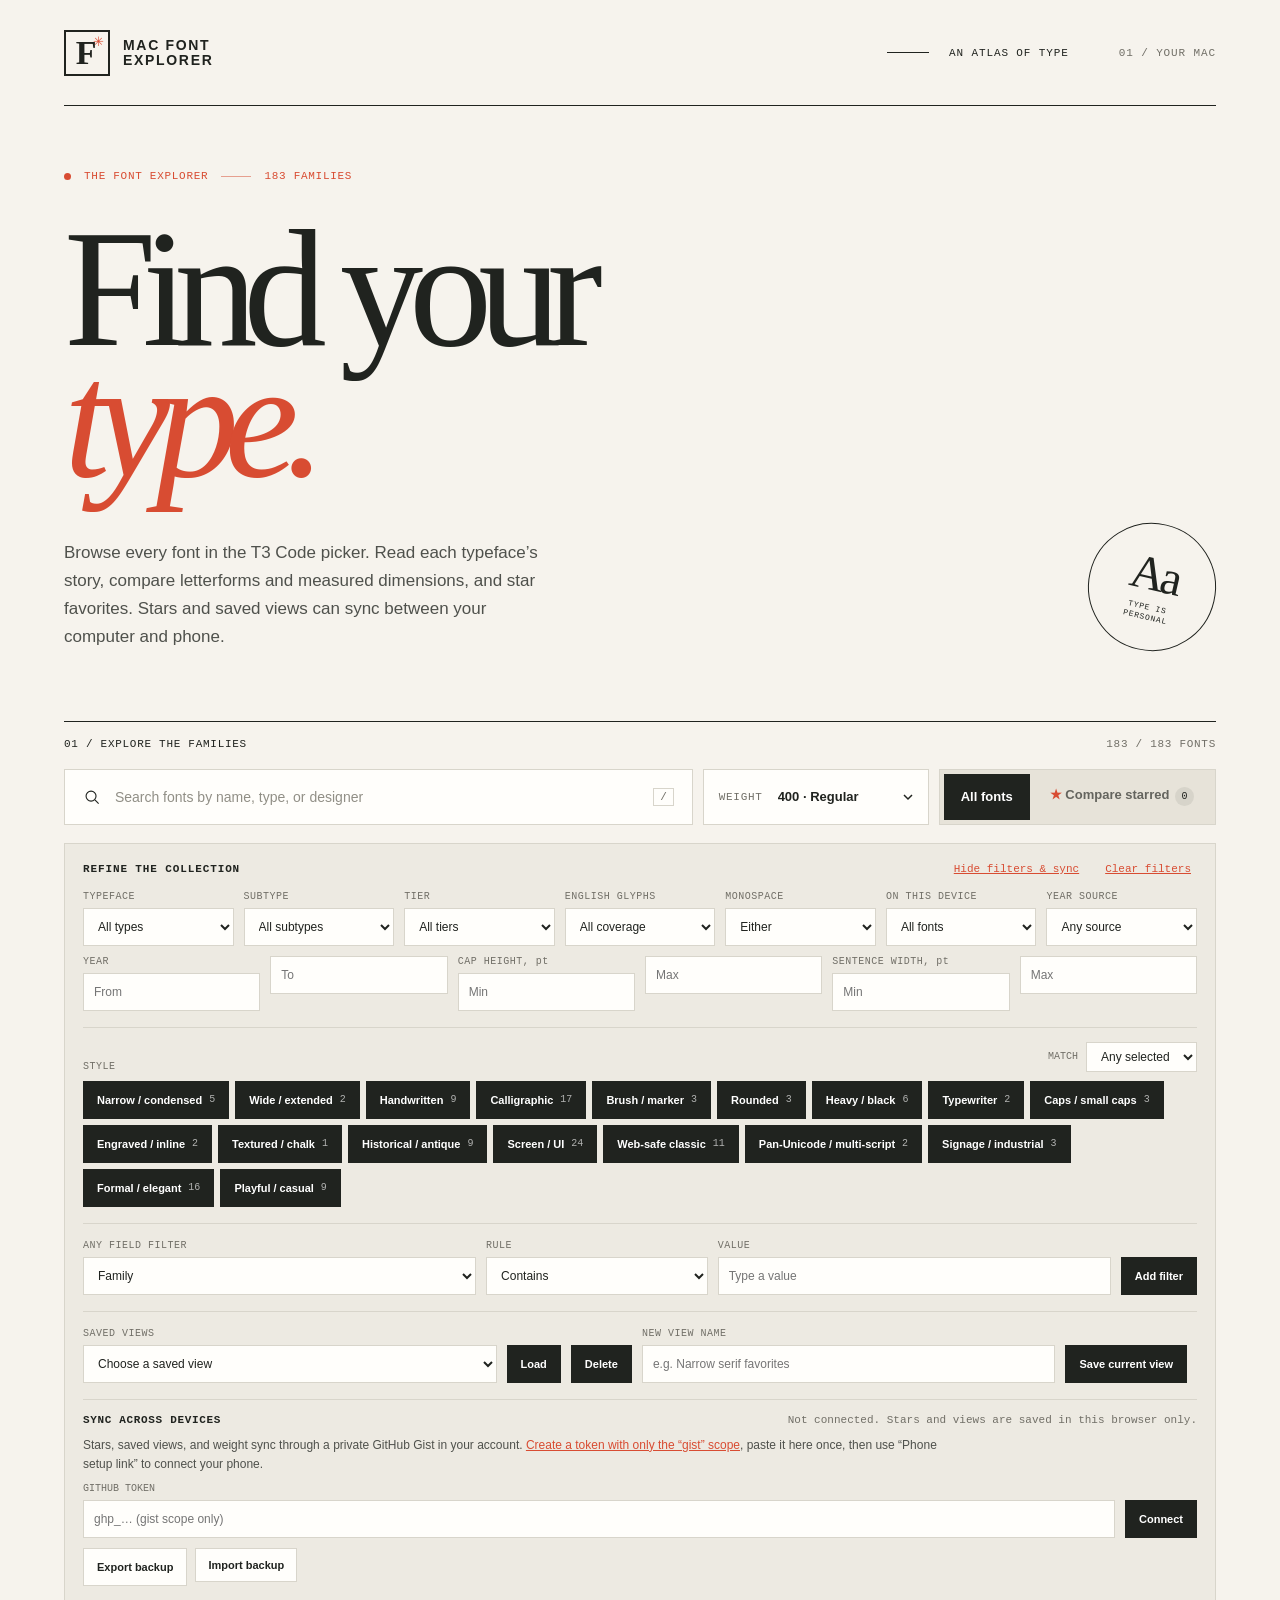
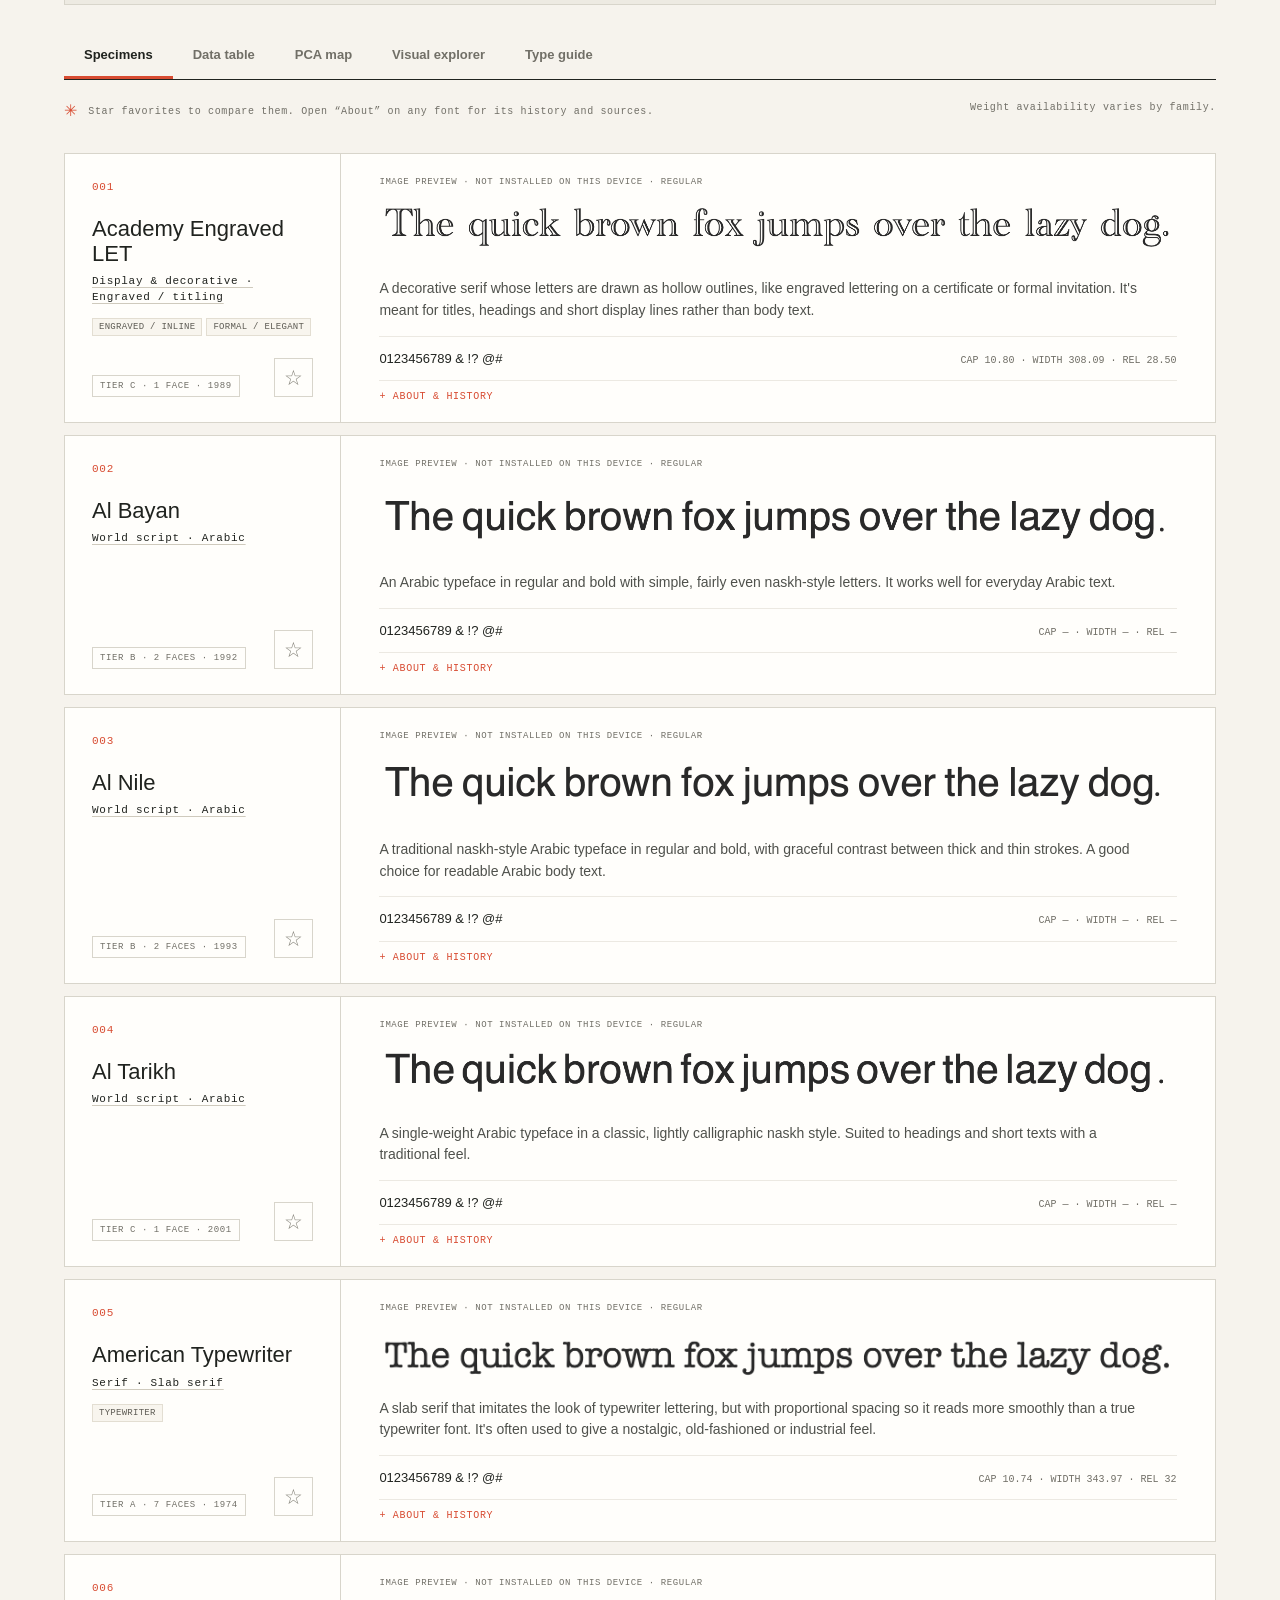
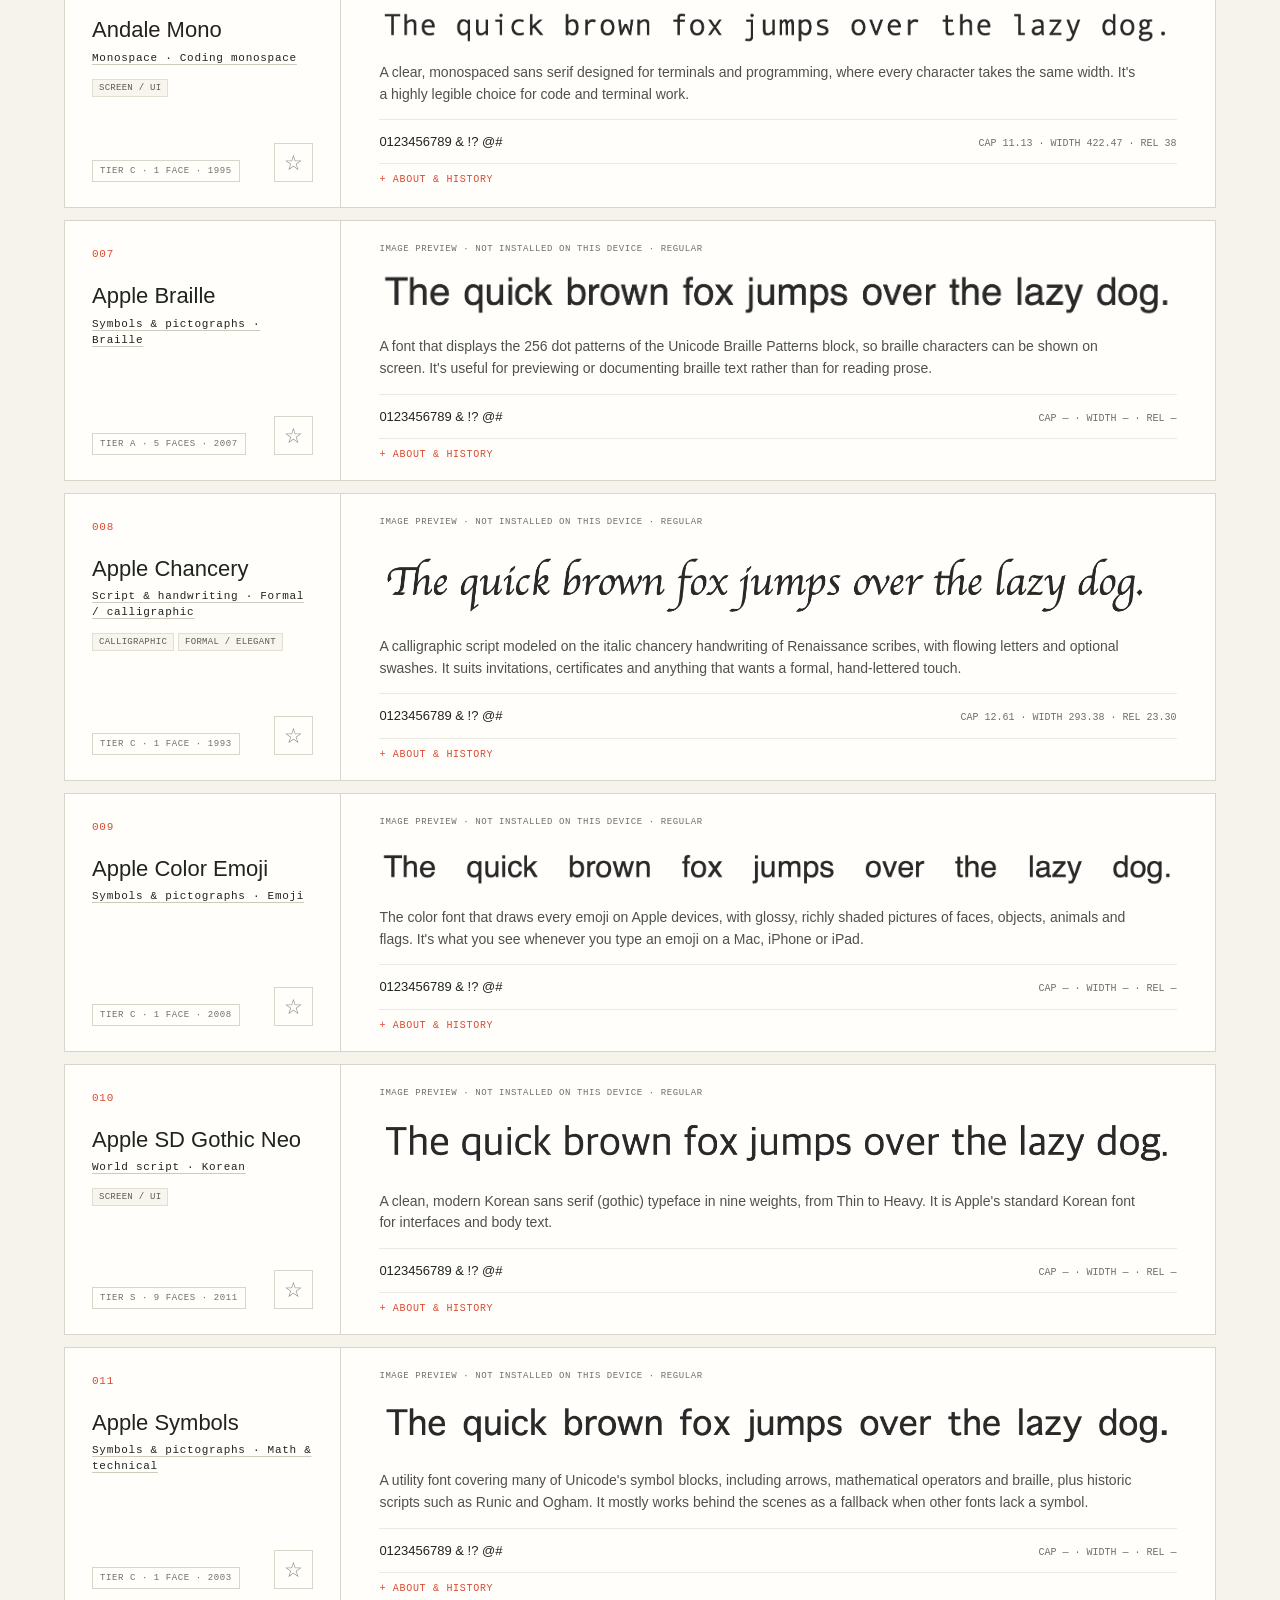
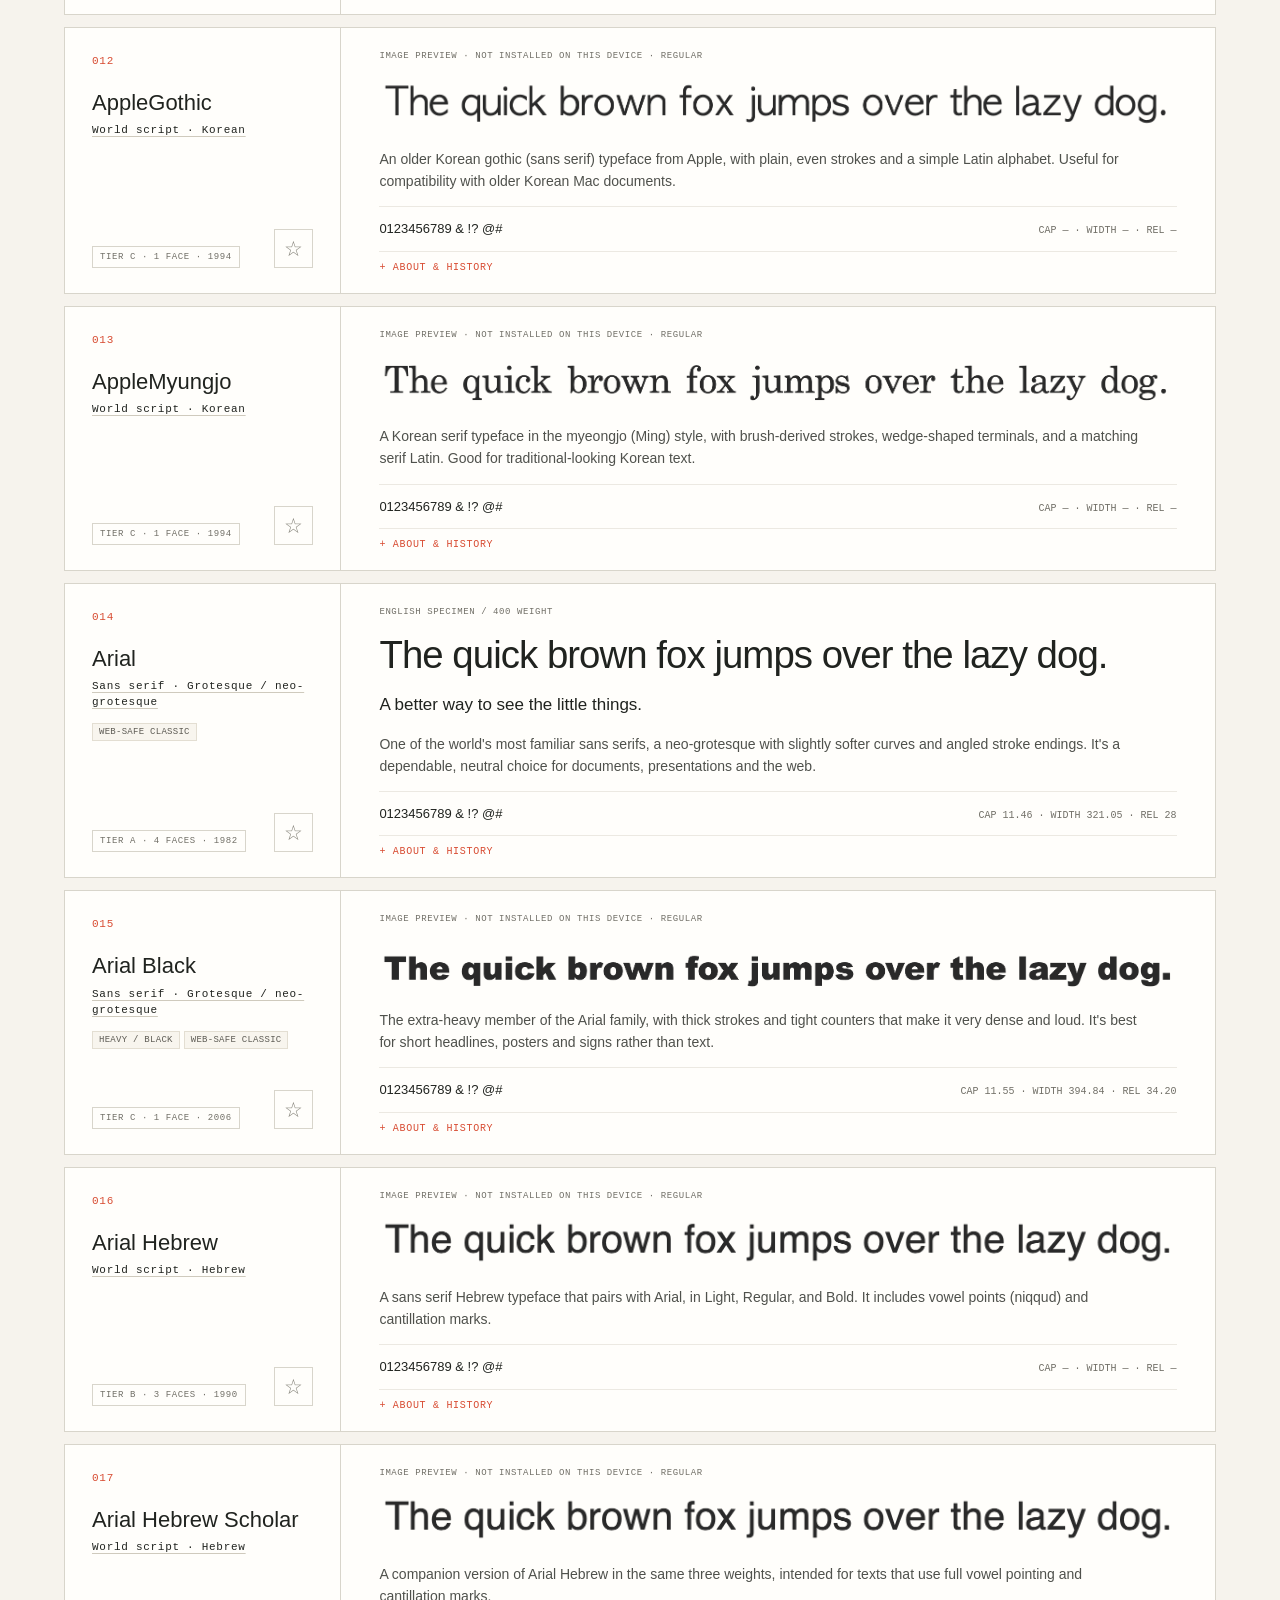
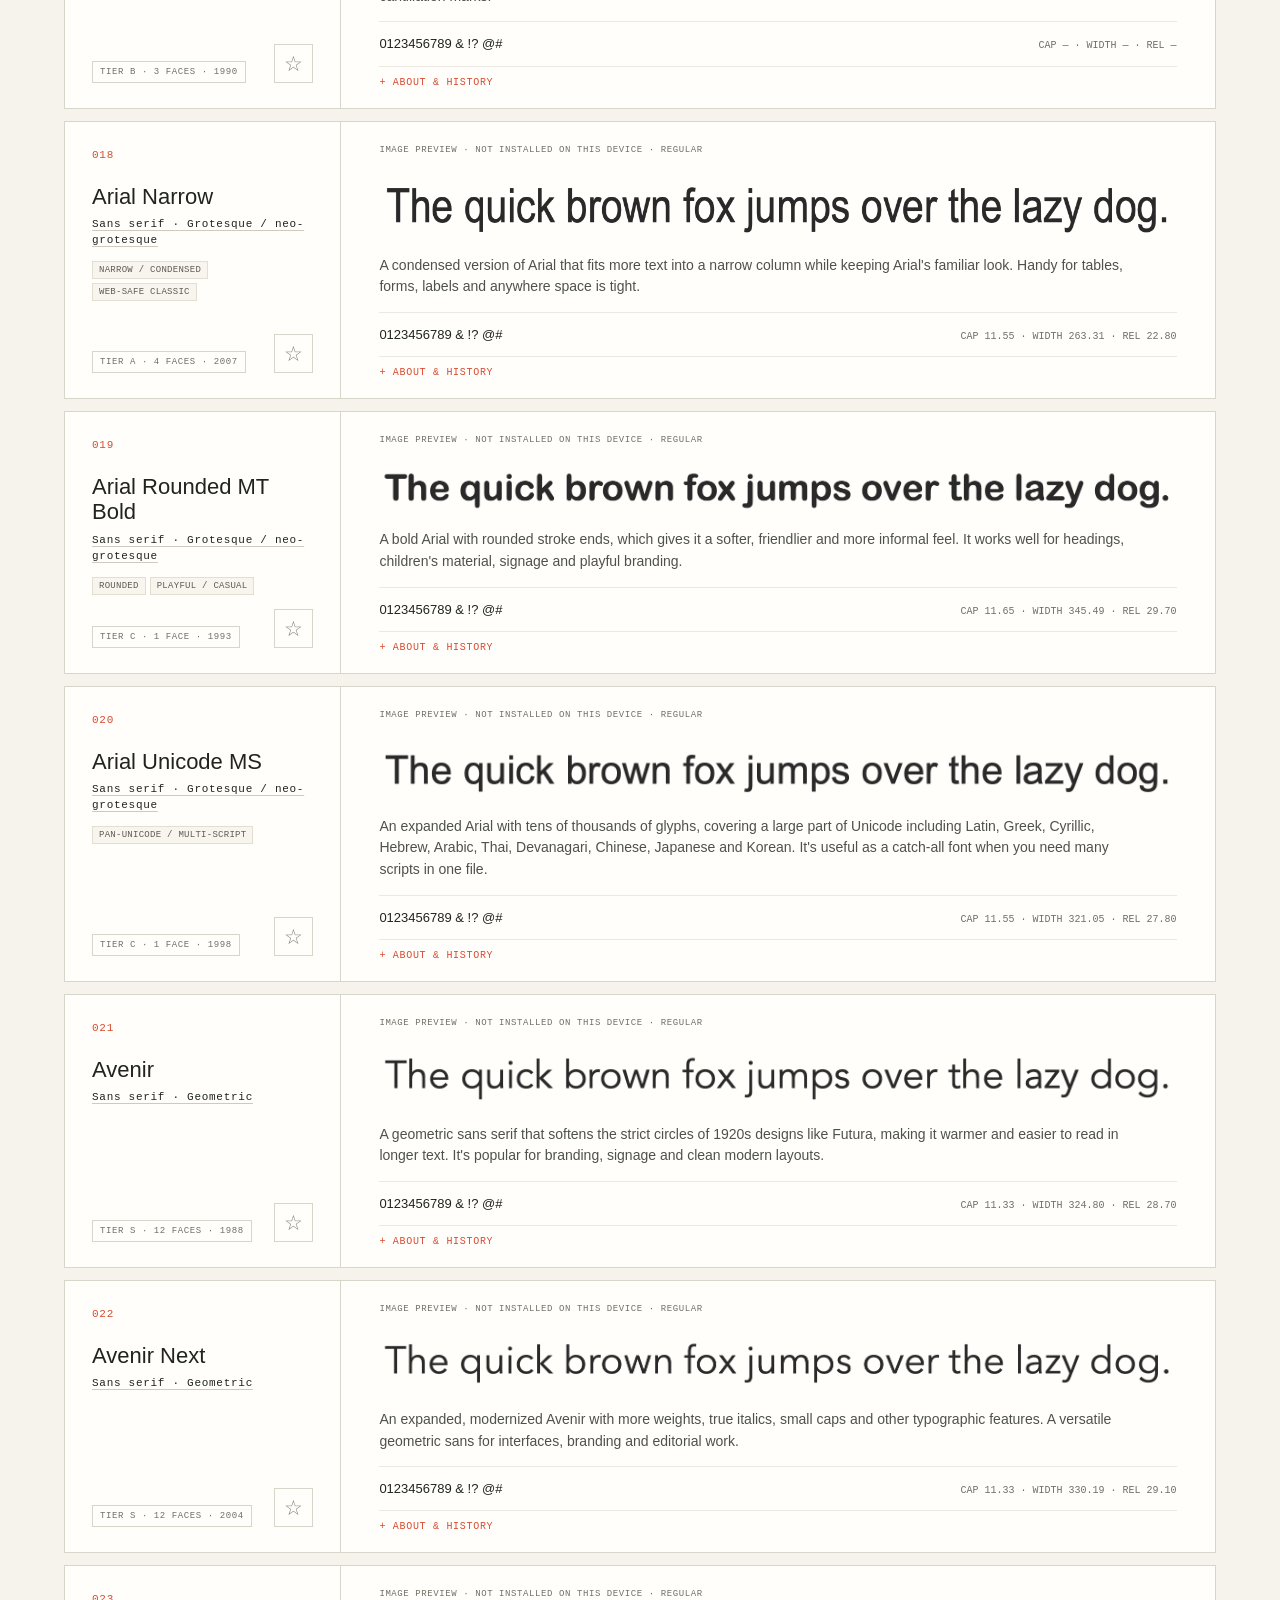
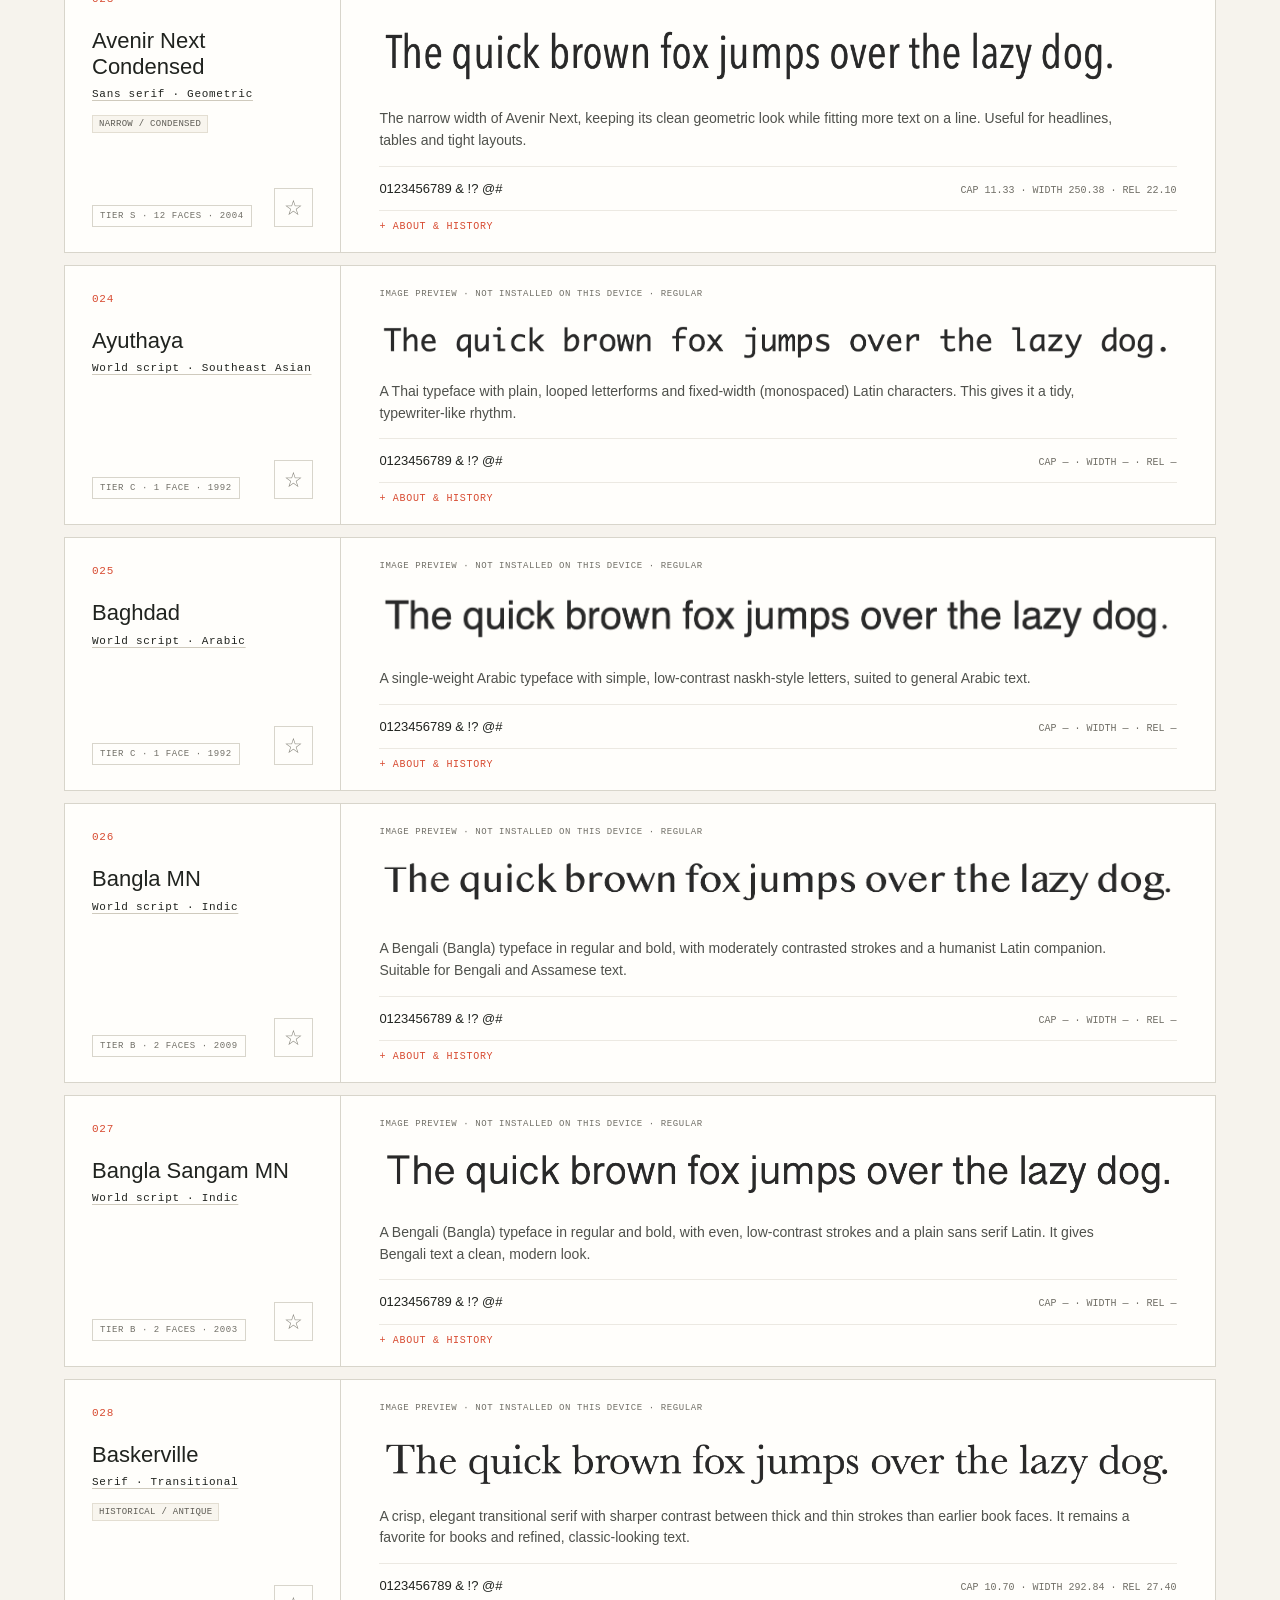
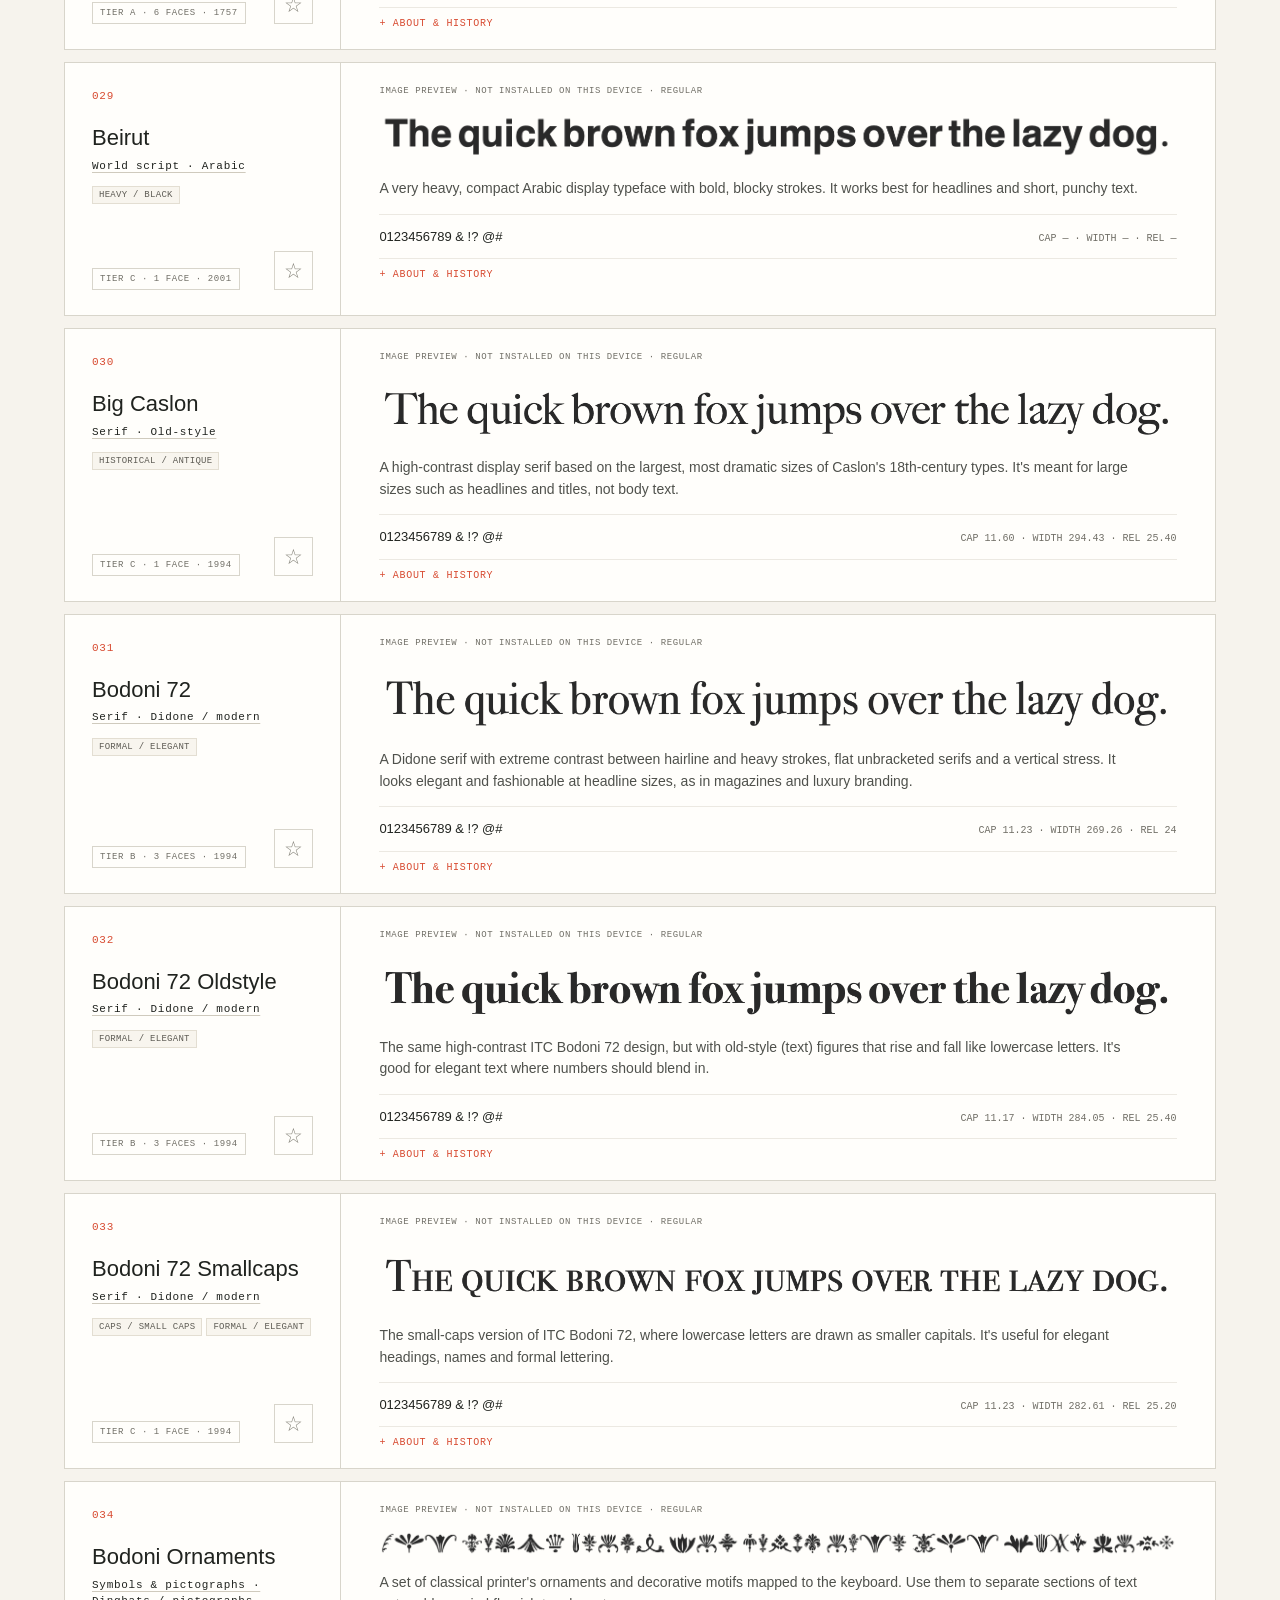
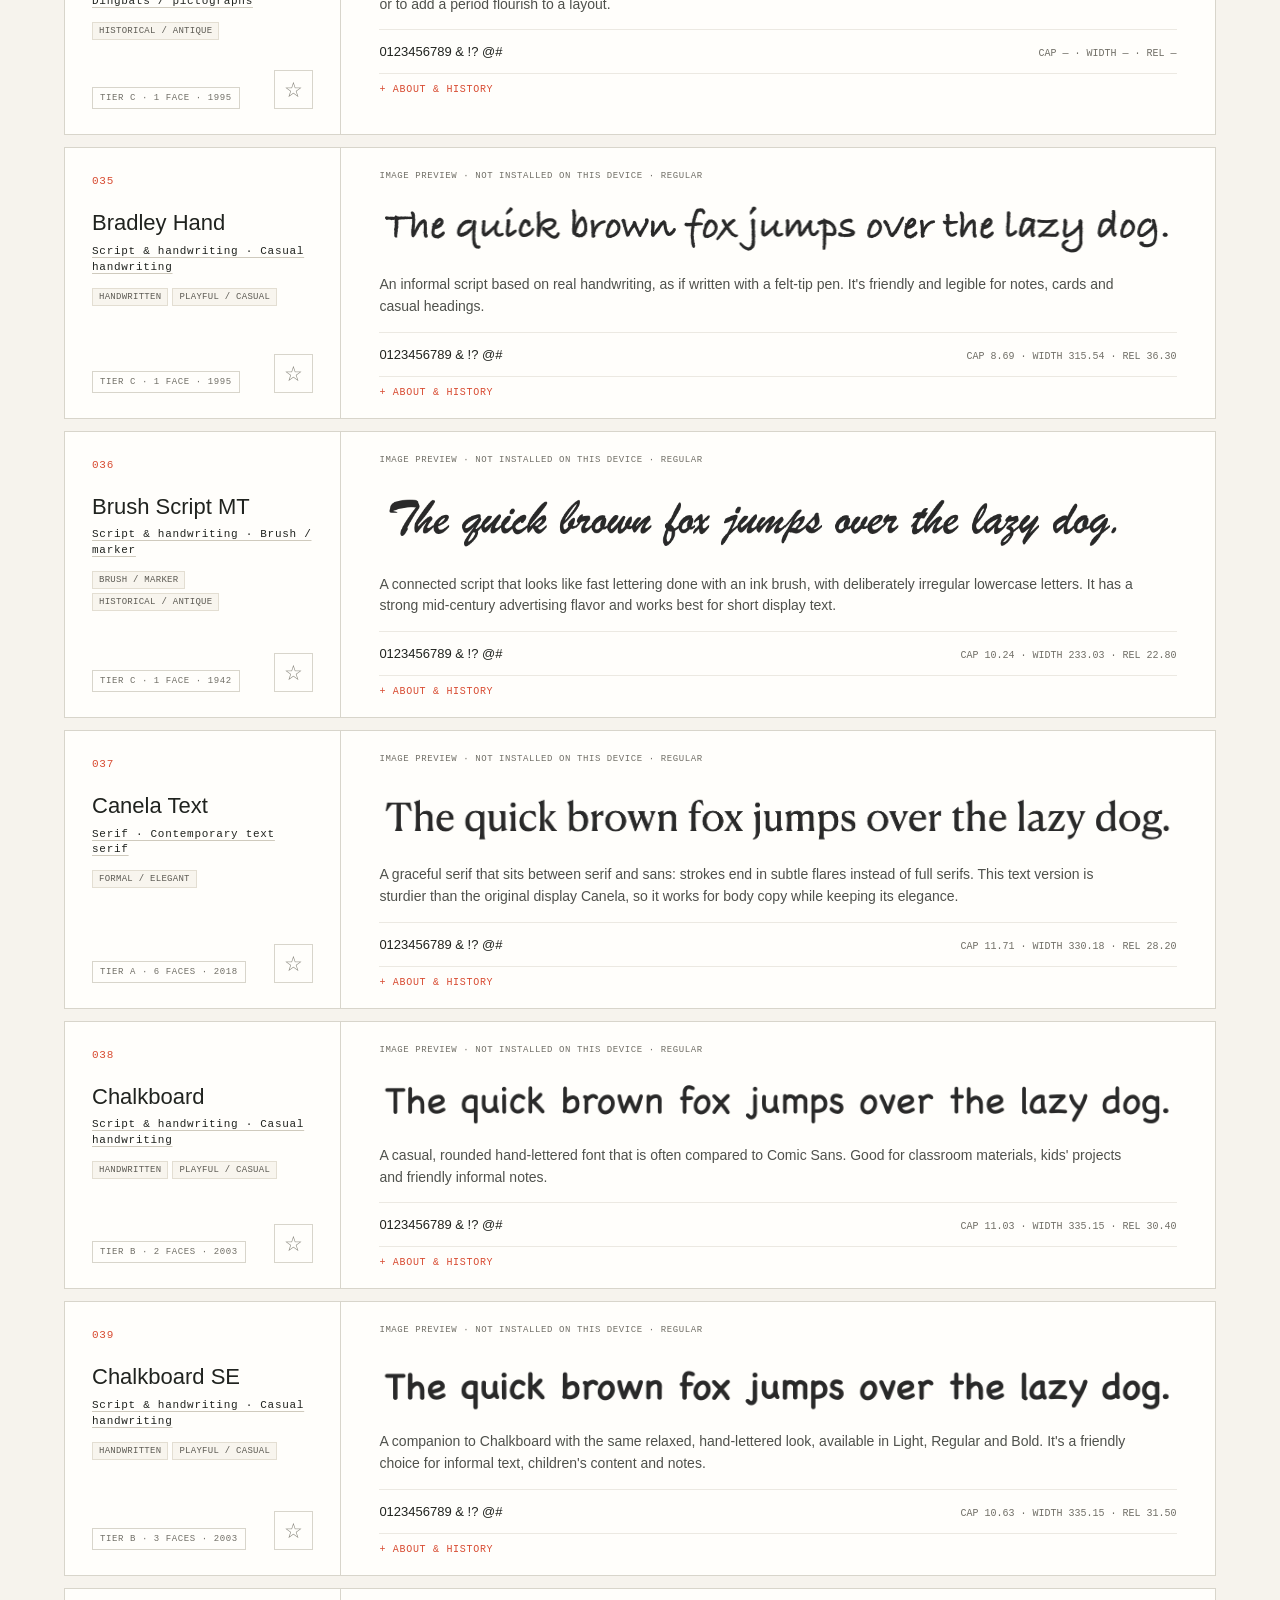
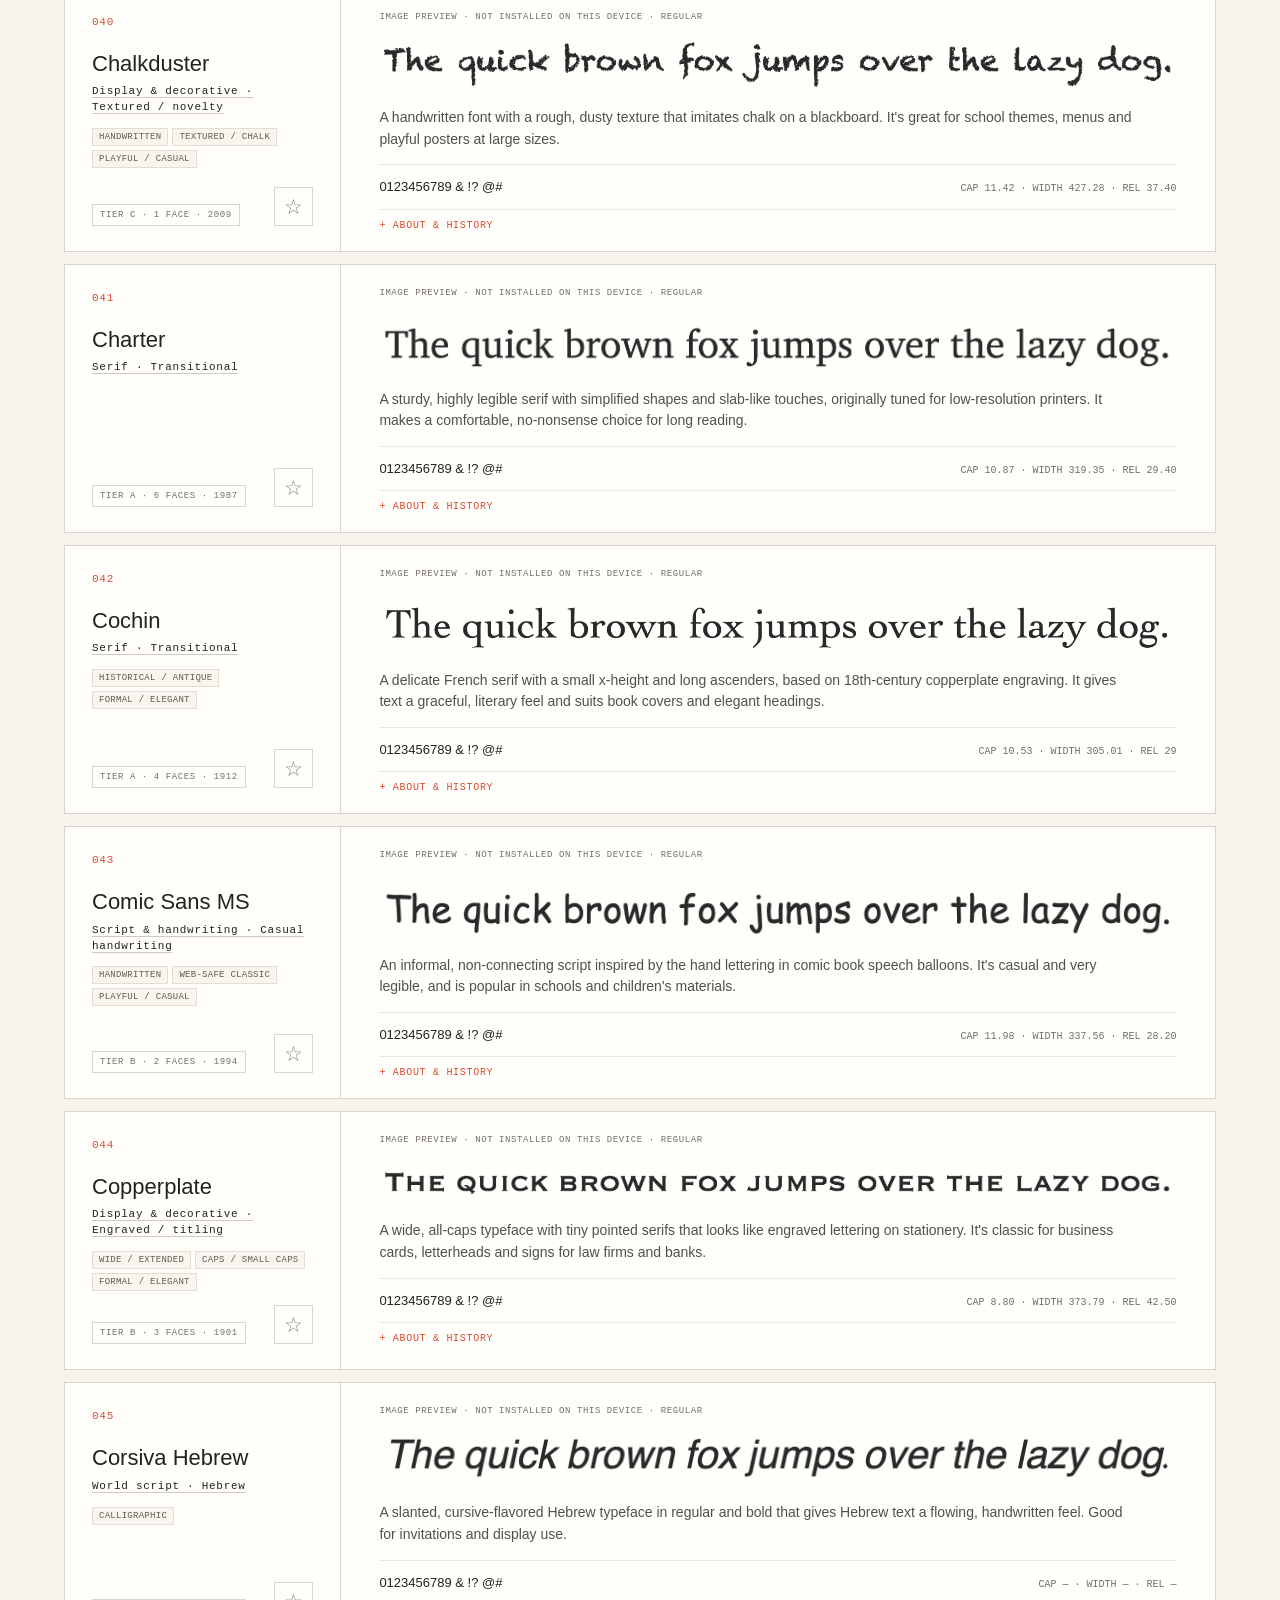
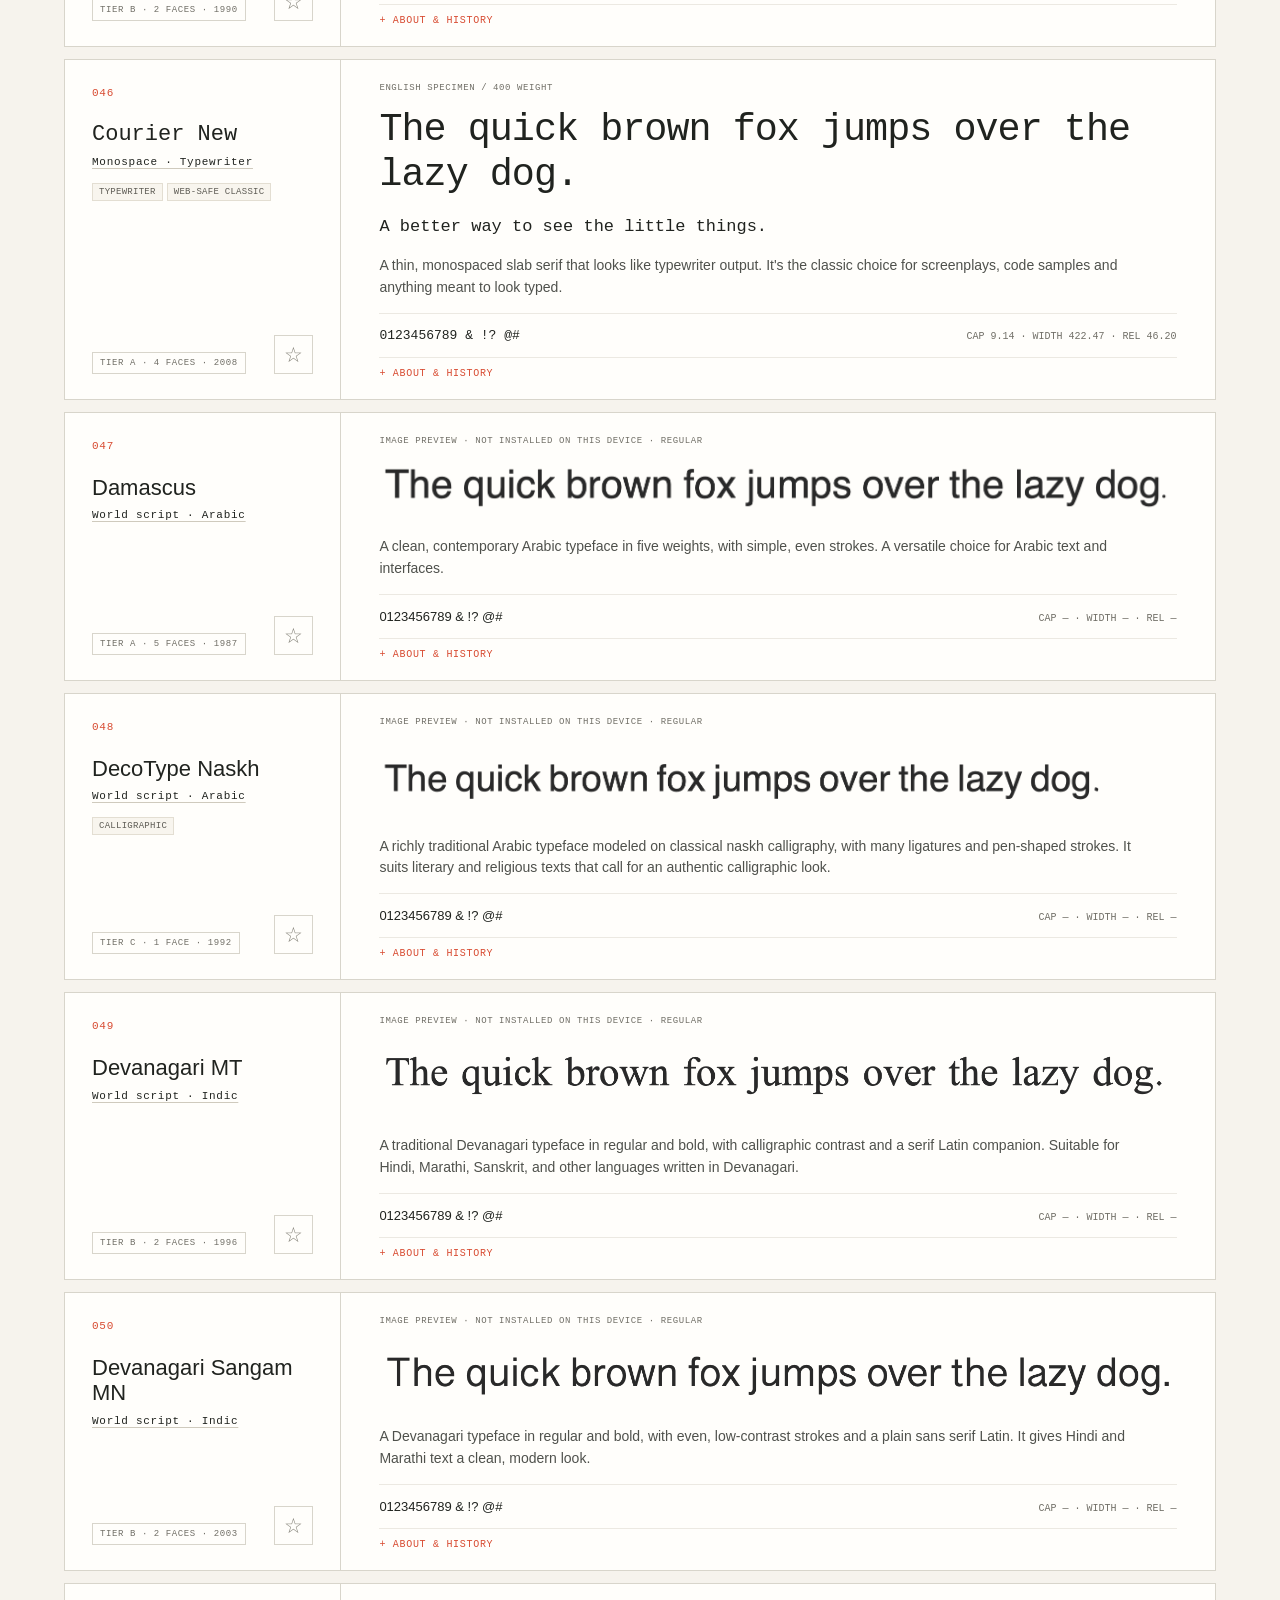
<file: index.html>
<!doctype html>
<html lang="en">
  <head>
    <meta charset="utf-8" />
    <meta name="viewport" content="width=device-width, initial-scale=1" />
    <meta name="theme-color" content="#f6f3ed" />
    <title>Mac Font Explorer — gallery, history, and data for every Mac font</title>
    <style>
:root{color-scheme:light;--paper:#f6f3ed;--ink:#20231f;--muted:#716f67;--line:#d8d5cb;--accent:#d84c32;--card:#fffefb;--display:Georgia,serif;--ui:-apple-system,BlinkMacSystemFont,"Segoe UI",sans-serif;--mono:ui-monospace,SFMono-Regular,Menlo,Consolas,monospace}
*{box-sizing:border-box}html{scroll-behavior:smooth}body{margin:0;background:var(--paper);color:var(--ink);font-family:var(--ui);-webkit-font-smoothing:antialiased}button,input,select{font:inherit}button{cursor:pointer}a{color:inherit}.page-shell{max-width:1800px;margin:auto;padding:0 clamp(20px,5vw,88px)}
.masthead{height:106px;display:flex;align-items:center;justify-content:space-between;border-bottom:1px solid var(--ink)}.wordmark{text-decoration:none;display:flex;align-items:center;gap:13px;font-size:14px;font-weight:700;letter-spacing:.12em;line-height:1.05}.wordmark-mark{width:46px;height:46px;border:2px solid var(--ink);display:grid;place-items:center;font-family:var(--display);font-size:34px;line-height:1;position:relative}.wordmark-mark span{font:13px var(--ui);position:absolute;top:2px;right:2px;color:var(--accent)}.masthead-right{display:flex;align-items:center;gap:20px;font:11px var(--mono);letter-spacing:.08em}.masthead-line{height:1px;width:42px;background:var(--ink)}.edition{color:var(--muted);margin-left:30px}
.intro{padding:64px 0 70px;position:relative}.eyebrow,.section-heading,.select-wrap>span,.helper-row,footer,.font-meta,.font-index,.spec-label,.tag{font-family:var(--mono);font-size:11px;letter-spacing:.065em}.eyebrow{display:flex;align-items:center;gap:13px;color:var(--accent);font-weight:500}.eyebrow-dot{width:7px;height:7px;background:var(--accent);border-radius:50%}.eyebrow-rule{width:30px;height:1px;background:var(--accent);opacity:.5}.intro h1{font:clamp(96px,13vw,204px)/.79 var(--display);letter-spacing:-.085em;margin:42px 0 36px;font-weight:400}.intro h1 em{font-weight:400;color:var(--accent);padding-right:.1em}.intro-bottom{display:flex;justify-content:space-between;align-items:end;gap:30px}.intro-bottom p{font-size:17px;line-height:1.65;max-width:475px;margin:0;color:#4f514c}.intro-stamp{width:128px;height:128px;border:1px solid var(--ink);border-radius:50%;display:flex;flex-direction:column;align-items:center;justify-content:center;transform:rotate(13deg);flex:none}.intro-stamp span{font:48px/.95 var(--display);letter-spacing:-.08em}.intro-stamp small{font:8px/1.25 var(--mono);text-align:center;letter-spacing:.1em;margin-top:6px}
.section-heading{display:flex;justify-content:space-between;align-items:center;border-top:1px solid var(--ink);padding:16px 0 19px;font-weight:500}.section-heading span:last-child{color:var(--muted)}.toolbar{display:flex;gap:10px;align-items:stretch;min-height:56px}.search-wrap{flex:1;display:flex;align-items:center;gap:12px;background:var(--card);border:1px solid var(--line);padding:0 18px;min-width:170px}.search-wrap:focus-within,.select-wrap:focus-within{border-color:var(--ink)}.search-wrap svg{width:20px;height:20px;fill:none;stroke:var(--ink);stroke-width:1.5}.search-wrap input{border:0;outline:0;background:transparent;min-width:0;width:100%;font-size:14px;color:var(--ink)}.search-wrap input::placeholder{color:#918f86}.search-wrap kbd{border:1px solid var(--line);padding:2px 6px;font:11px var(--mono);color:var(--muted)}.select-wrap{display:flex;align-items:center;gap:15px;border:1px solid var(--line);background:var(--card);padding:0 15px;position:relative;min-width:226px}.select-wrap>span{color:var(--muted)}.select-wrap select{appearance:none;border:0;outline:0;background:transparent;color:var(--ink);width:100%;padding-right:15px;cursor:pointer;font-size:13px;font-weight:600}.select-wrap svg{width:12px;height:12px;fill:none;stroke:var(--ink);stroke-width:1.5;position:absolute;right:14px;pointer-events:none}.view-switch{display:flex;background:#e7e3d9;border:1px solid var(--line);padding:4px;gap:3px}.view-switch button{border:0;background:transparent;color:#64645e;padding:0 17px;white-space:nowrap;font-weight:600;font-size:13px}.view-switch button[aria-pressed=true]{background:var(--ink);color:white}.star-icon{color:var(--accent)}.view-switch button[aria-pressed=true] .star-icon{color:#f1b199}.count-pill{display:inline-flex;justify-content:center;align-items:center;min-width:19px;height:19px;padding:0 4px;border-radius:20px;background:#d7d4ca;font:10px var(--mono);margin-left:2px;color:var(--ink)}.view-switch button[aria-pressed=true] .count-pill{background:#474943;color:#fff}.helper-row{display:flex;justify-content:space-between;gap:15px;color:var(--muted);padding:20px 0 27px;font-size:10px;line-height:1.6}.helper-mark{color:var(--accent);font-size:16px;vertical-align:-2px;margin-right:4px}
.font-list{display:grid;gap:12px;padding-bottom:80px}.font-card{background:var(--card);border:1px solid var(--line);display:grid;grid-template-columns:minmax(195px,24%) 1fr;min-height:254px;transition:border-color .16s,box-shadow .16s}.font-card:hover{border-color:#aaa79c;box-shadow:0 4px 22px #24251e0b}.font-card.is-starred{border-color:#c89485}.card-info{border-right:1px solid var(--line);padding:27px 27px 25px;display:flex;flex-direction:column}.font-index{color:var(--accent);font-weight:500}.font-name{font-size:22px;line-height:1.15;overflow-wrap:anywhere;font-weight:600;margin:23px 0 0}.font-meta{margin-top:8px;color:var(--muted);line-height:1.45}.card-bottom{display:flex;align-items:end;justify-content:space-between;gap:8px;margin-top:auto}.tag{border:1px solid var(--line);padding:5px 7px;color:var(--muted);white-space:nowrap;text-transform:uppercase;font-size:9px}.star-button{background:transparent;border:1px solid var(--line);width:39px;height:39px;display:grid;place-items:center;color:#89877e;font-size:21px;line-height:1;transition:background .16s,color .16s,border-color .16s}.star-button:hover,.star-button:focus-visible{border-color:var(--accent);color:var(--accent)}.star-button[aria-pressed=true]{background:var(--accent);border-color:var(--accent);color:#fff}.card-specimen{padding:23px clamp(22px,3vw,50px) 20px;min-width:0}.spec-label{color:var(--muted);margin-bottom:15px;text-transform:uppercase;font-size:9px}.spec-primary{font-size:clamp(26px,3vw,44px);line-height:1.18;letter-spacing:-.025em;margin:0 0 16px;overflow-wrap:anywhere}.spec-secondary{font-size:17px;line-height:1.4;margin:0 0 17px;overflow-wrap:anywhere}.spec-detail{padding-top:13px;border-top:1px solid #ece9e2;display:flex;justify-content:space-between;gap:18px;align-items:baseline;font-size:13px;line-height:1.4;overflow-wrap:anywhere}.spec-detail span:last-child{color:var(--muted);font:10px var(--mono);white-space:nowrap}.font-list.compare-grid{grid-template-columns:repeat(2,minmax(0,1fr))}.compare-grid .font-card{grid-template-columns:1fr;min-height:380px}.compare-grid .card-info{border-right:0;border-bottom:1px solid var(--line);min-height:145px}.compare-grid .font-name{margin-top:10px}.compare-grid .card-bottom{position:absolute;right:25px;top:24px}.compare-grid .card-info{position:relative}.compare-grid .card-specimen{padding:26px 28px}.compare-grid .spec-primary{font-size:clamp(27px,2.8vw,38px)}.compare-grid .spec-detail{align-items:start}.empty-state{border:1px solid var(--line);background:var(--card);padding:70px 20px 80px;text-align:center;margin-bottom:80px}.empty-state[hidden]{display:none}.empty-symbol{font-size:48px;color:var(--accent)}.empty-state h2{font:46px var(--display);font-weight:400;margin:12px 0}.empty-state p{color:var(--muted);margin:0 0 24px}.empty-state button{background:var(--ink);color:white;border:0;padding:13px 18px;font-size:13px;font-weight:600}footer{border-top:1px solid var(--ink);padding:27px 0 35px;display:flex;justify-content:space-between;gap:20px;font-weight:500}.footer-flower{color:var(--accent);font-size:18px;vertical-align:-2px}footer a{text-decoration:none}footer a:hover{text-decoration:underline}
.font-name,.spec-primary,.spec-secondary,.spec-detail span:first-child{font-family:var(--spec-font);font-weight:var(--spec-weight)}
@media(max-width:1050px){.toolbar{flex-wrap:wrap}.search-wrap{flex-basis:100%}.select-wrap{flex:1}.view-switch{flex:1;justify-content:space-around}.font-list.compare-grid{grid-template-columns:1fr 1fr}}
@media(max-width:700px){.page-shell{padding:0 18px}.masthead{height:82px}.masthead-right{gap:8px}.masthead-line,.edition{display:none}.intro{padding:50px 0}.intro h1{font-size:clamp(66px,17vw,110px);margin:36px 0 28px}.intro-bottom p{font-size:15px}.intro-stamp{width:82px;height:82px}.intro-stamp span{font-size:32px}.intro-stamp small{font-size:6px}.toolbar{gap:8px}.select-wrap{min-width:100%;height:52px}.view-switch{width:100%;height:52px}.view-switch button{flex:1;padding:0 9px}.helper-row span:last-child{display:none}.font-card{grid-template-columns:1fr}.card-info{border-right:0;border-bottom:1px solid var(--line);padding:19px 20px 15px;min-height:116px}.font-name{margin-top:9px;font-size:20px}.card-bottom{position:absolute;right:20px;top:19px}.card-info{position:relative;padding-right:75px}.card-bottom .tag{display:none}.card-specimen{padding:22px 20px 20px}.spec-primary{font-size:32px}.spec-secondary{font-size:16px}.font-list.compare-grid{grid-template-columns:1fr}.compare-grid .font-card{min-height:0}.compare-grid .card-info{min-height:116px}.compare-grid .card-bottom{right:20px;top:19px}.compare-grid .card-specimen{padding:22px 20px}.section-heading{font-size:9px}footer span:nth-child(2){display:none}}
@media(prefers-reduced-motion:reduce){html{scroll-behavior:auto}.font-card,.star-button{transition:none}}
/* Data explorer */
[hidden]{display:none!important}.visually-hidden{position:absolute;width:1px;height:1px;padding:0;margin:-1px;overflow:hidden;clip:rect(0,0,0,0);white-space:nowrap;border:0}
.dashboard-controls{background:#edeae2;border:1px solid var(--line);padding:18px;margin-top:18px}.filter-header{display:flex;justify-content:space-between;align-items:center;font:11px var(--mono);letter-spacing:.08em;margin-bottom:15px}.filter-header button{border:0;background:none;text-decoration:underline;color:var(--accent);font-size:11px}.quick-filters,.range-filters,.advanced-line,.view-storage,.chart-controls{display:flex;flex-wrap:wrap;gap:10px}.quick-filters label,.range-filters label,.advanced-line label,.view-storage label,.chart-controls label,.chart-heading label,.table-toolbar label{display:flex;flex-direction:column;gap:6px;font:10px var(--mono);letter-spacing:.05em;color:var(--muted)}.quick-filters label{flex:1 1 150px}.range-filters{margin-top:10px}.range-filters label{flex:1 1 100px}.advanced-line{padding-top:16px;margin-top:16px;border-top:1px solid var(--line);align-items:end}.advanced-line label:first-child{flex:2 1 170px}.advanced-line label:nth-child(2){flex:1 1 110px}.advanced-line label:nth-child(3){flex:2 1 170px}.dashboard-controls select,.dashboard-controls input,.chart-controls select,.chart-heading select,.table-toolbar select{width:100%;height:38px;background:var(--card);border:1px solid var(--line);border-radius:0;color:var(--ink);padding:0 10px;font:12px var(--ui);letter-spacing:0;outline:none}.dashboard-controls select:focus,.dashboard-controls input:focus,.chart-controls select:focus,.chart-heading select:focus,.table-toolbar select:focus{border-color:var(--accent)}.dashboard-controls button:not(.filter-header button),.view-storage button{height:38px;padding:0 13px;border:1px solid var(--ink);background:var(--ink);color:#fff;font-size:11px;font-weight:600}.advanced-line button{white-space:nowrap}.active-filters{display:flex;flex-wrap:wrap;gap:6px;margin-top:10px}.active-filters:empty{display:none}.dashboard-controls .filter-chip{border-color:#c58d7e!important;background:#fff7f2!important;color:#a8442e!important;height:auto!important;min-height:30px;padding:5px 9px!important}.view-storage{border-top:1px solid var(--line);padding-top:16px;margin-top:16px;align-items:end}.view-storage label{min-width:205px;flex:1}.view-storage button:nth-of-type(1),.view-storage button:nth-of-type(2){background:transparent;color:var(--ink);border-color:var(--line)}#view-message{font:11px var(--mono);color:var(--accent);align-self:center}.section-tabs{display:flex;gap:0;border-bottom:1px solid var(--ink);margin-top:28px;overflow:auto}.section-tabs button{border:0;background:transparent;padding:14px 20px;color:var(--muted);white-space:nowrap;font-size:13px;font-weight:600;border-bottom:3px solid transparent}.section-tabs button[aria-selected=true]{color:var(--ink);border-color:var(--accent)}.section-tabs button:hover{color:var(--accent)}
.table-toolbar{display:flex;align-items:center;gap:12px;padding:7px 0 15px}.table-toolbar>span{font:11px var(--mono);color:var(--muted);margin-right:auto}.table-toolbar label{min-width:130px}.table-toolbar select{height:32px}.table-scroll{overflow:auto;background:var(--card);border:1px solid var(--line);margin-bottom:40px;max-height:70vh}#font-table{border-collapse:collapse;min-width:1900px;width:100%;font-size:12px}#font-table th,#font-table td{border-bottom:1px solid #e8e5de;padding:8px 11px;text-align:left;white-space:nowrap}#font-table th{position:sticky;top:0;background:#ebe7de;z-index:2;font:10px var(--mono);letter-spacing:.04em}#font-table th button{border:0;background:none;color:var(--ink);font:inherit;white-space:nowrap;padding:2px 0}#font-table th button:hover{text-decoration:underline}#font-table tbody tr:hover{background:#f8f3ea}#font-table td:first-child,#font-table th:first-child{position:sticky;left:0;background:var(--card);z-index:1;width:54px}#font-table th:first-child{z-index:3;background:#ebe7de}#font-table .star-button{width:27px;height:27px;font-size:16px}.table-family{border:0;background:none;font-family:var(--spec-font);font-weight:var(--spec-weight);font-size:16px;color:var(--ink);padding:3px 0;text-align:left}.table-family:hover{text-decoration:underline;color:var(--accent)}
.chart-heading{display:flex;justify-content:space-between;align-items:end;gap:20px;margin:18px 0}.chart-heading h2{font:40px var(--display);margin:0 0 5px}.chart-heading p{font-size:12px;color:var(--muted);margin:0;line-height:1.5}.chart-heading label{min-width:180px}.chart-controls{padding:0 0 18px}.chart-controls label{flex:1 1 150px}.plot-shell{position:relative;border:1px solid var(--line);background:var(--card);padding:12px}.plot-shell svg{display:block;width:100%;height:auto;min-height:310px}.axis-tick{font:10px var(--mono);fill:#77736a}.axis-label{font:12px var(--mono);fill:var(--ink)}.plot-tooltip{position:absolute;z-index:3;pointer-events:none;background:#252722;color:#fff;min-width:180px;max-width:240px;padding:10px 12px;box-shadow:0 5px 20px #0003}.plot-tooltip strong,.plot-tooltip span{display:block;font-size:11px;line-height:1.5}.plot-tooltip strong{font-size:13px;margin-bottom:3px}.plot-legend{display:flex;align-items:center;flex-wrap:wrap;gap:12px;padding:13px 0 38px;color:var(--muted);font:10px var(--mono)}.legend-item{display:inline-flex;align-items:center;gap:5px}.legend-item i{display:block;width:9px;height:9px;border-radius:50%}.plot-count{margin-left:auto}.method-notes{border-top:1px solid var(--ink);margin:0 0 60px;padding:17px 0;color:var(--muted);font-size:12px;line-height:1.6}.method-notes summary{font:11px var(--mono);color:var(--ink);cursor:pointer;letter-spacing:.05em}.method-notes p{max-width:900px}.method-notes a{color:var(--accent)}
@media(max-width:700px){.dashboard-controls{padding:13px}.range-filters label{flex:1 1 90px}.view-storage button{flex:1}.view-storage label{flex-basis:100%}.table-toolbar{flex-wrap:wrap}.table-toolbar>span{flex-basis:100%}.chart-heading{align-items:start;flex-direction:column}.chart-heading h2{font-size:32px}.chart-heading label{width:100%}.plot-shell{overflow:auto}.plot-shell svg{min-width:650px}.plot-count{margin-left:0}}
/* Style tags, about panels, guide, sync */
.tag-filters{border-top:1px solid var(--line);margin-top:16px;padding-top:14px}.tag-filters-head{display:flex;justify-content:space-between;align-items:end;gap:12px;margin-bottom:9px}.tag-filters-head>span{font:10px var(--mono);letter-spacing:.05em;color:var(--muted)}.tag-filters-head label{display:flex;align-items:center;gap:8px;font:10px var(--mono);color:var(--muted)}.tag-filters-head select{width:auto!important;height:30px!important}.tag-chips{display:flex;flex-wrap:wrap;gap:6px}.dashboard-controls .tag-chip{height:32px;padding:0 10px;background:var(--card);color:var(--ink);border:1px solid var(--line);font-size:12px;font-weight:500;display:inline-flex;align-items:center;gap:7px}.dashboard-controls .tag-chip:hover{border-color:var(--ink)}.dashboard-controls .tag-chip[aria-pressed=true]{background:var(--accent);border-color:var(--accent);color:#fff}.chip-count{font:10px var(--mono);opacity:.65}
.link-button{border:0;background:none;padding:0;color:inherit;text-align:left;cursor:pointer;text-decoration:underline;text-decoration-color:#cfcabd;text-underline-offset:3px}.link-button:hover{color:var(--accent);text-decoration-color:currentColor}.font-meta.link-button{font-family:var(--mono)!important;font-weight:400!important}
.card-tags{display:flex;flex-wrap:wrap;gap:4px;margin:12px 0 14px}.mini-tag{border:1px solid #e3ded2;background:#f8f5ee;color:#5d5b54;font:9px var(--mono);letter-spacing:.03em;padding:3px 6px;text-transform:uppercase}.mini-tag:hover{border-color:var(--accent);color:var(--accent)}
.spec-image{display:block;max-width:100%;height:auto;max-height:78px;margin:0 0 16px;object-fit:contain;object-position:left}.compare-grid .spec-image{max-height:64px}.spec-detail span.plain{font-family:var(--ui)!important;font-weight:400!important}
.font-summary{font:14px/1.55 var(--ui);color:#4f514c;margin:0 0 14px;max-width:760px}
.font-about{border-top:1px solid #ece9e2;margin-top:12px;padding-top:10px;font:13px/1.6 var(--ui);color:#3f413c}.font-about summary{cursor:pointer;font:10px var(--mono);letter-spacing:.07em;text-transform:uppercase;color:var(--accent);list-style:none}.font-about summary::-webkit-details-marker{display:none}.font-about summary::before{content:'+ '}.font-about[open] summary::before{content:'– '}.about-history{max-width:760px;margin:10px 0}.about-facts{display:grid;grid-template-columns:max-content 1fr;gap:3px 14px;margin:8px 0 12px;font-size:12px}.about-facts dt{font:10px var(--mono);color:var(--muted);letter-spacing:.05em;text-transform:uppercase;padding-top:2px}.about-facts dd{margin:0}.about-subtype{background:#f7f4ec;border-left:3px solid var(--accent);padding:10px 13px;margin:10px 0;max-width:760px}.about-subtype strong{font:10px var(--mono);letter-spacing:.06em;text-transform:uppercase}.about-subtype p{margin:5px 0 7px}.about-subtype .link-button{font-size:12px;color:var(--accent)}.about-links{display:flex;flex-wrap:wrap;gap:6px 16px;padding:0;margin:8px 0 2px;list-style:none;font-size:12px}.about-links a{color:var(--accent)}
.guide-nav{display:flex;flex-wrap:wrap;gap:6px 16px;padding:0 0 18px;font:11px var(--mono)}.guide-nav a{color:var(--accent);text-decoration:none}.guide-nav a:hover{text-decoration:underline}.guide-category{border-top:1px solid var(--ink);padding:22px 0 30px;scroll-margin-top:12px}.guide-head{display:flex;justify-content:space-between;align-items:baseline;gap:16px}.guide-head h3{font:34px var(--display);margin:0;font-weight:400}.guide-head button,.guide-card-head button{border:1px solid var(--ink);background:var(--ink);color:#fff;font-size:11px;font-weight:600;padding:6px 11px;white-space:nowrap}.guide-summary{font-size:15px;line-height:1.6;max-width:860px;margin:12px 0 6px}.guide-history{color:#55574f;font-size:13px;line-height:1.6;max-width:860px;margin:6px 0}.guide-links{font-size:12px;margin:6px 0 16px}.guide-links a{color:var(--accent)}.guide-grid{display:grid;grid-template-columns:repeat(auto-fill,minmax(320px,1fr));gap:12px}.guide-card{background:var(--card);border:1px solid var(--line);padding:16px 18px;font-size:13px;line-height:1.55;scroll-margin-top:12px;transition:box-shadow .3s,border-color .3s}.guide-card.flash,.guide-category.flash{border-color:var(--accent);box-shadow:0 0 0 3px #d84c3233}.guide-card-head{display:flex;justify-content:space-between;align-items:start;gap:10px}.guide-card h4{margin:0 0 6px;font-size:16px}.guide-card p{margin:6px 0}.guide-card-head button{background:transparent;color:var(--ink);border-color:var(--line)}.guide-examples{font-style:italic;color:#55574f}.guide-members{font-size:12px}.guide-members>span{font:10px var(--mono);color:var(--muted);letter-spacing:.05em;text-transform:uppercase}.guide-members .link-button{font-family:var(--spec-font);font-weight:400;font-size:14px}
.sync-panel{border-top:1px solid var(--line);margin-top:16px;padding-top:14px}.sync-head{display:flex;flex-wrap:wrap;justify-content:space-between;gap:8px 16px;font:11px var(--mono);letter-spacing:.06em}#sync-status{letter-spacing:0;color:var(--muted)}#sync-status[data-tone=ok]{color:#3f7a4b}#sync-status[data-tone=error]{color:var(--accent)}.sync-connect{display:flex;flex-wrap:wrap;gap:10px;align-items:end;margin-top:10px}.sync-connect p{flex-basis:100%;margin:0;font-size:12px;line-height:1.55;color:#4f514c;max-width:860px}.sync-connect p a{color:var(--accent)}.sync-connect label{display:flex;flex-direction:column;gap:6px;font:10px var(--mono);color:var(--muted);flex:1 1 260px}.sync-actions{display:flex;flex-wrap:wrap;gap:8px;margin-top:10px}.dashboard-controls .sync-actions button,.file-button{height:34px;padding:0 12px;border:1px solid var(--line)!important;background:var(--card)!important;color:var(--ink)!important;font-size:11px;font-weight:600;display:inline-flex;align-items:center;cursor:pointer}.file-button input{display:none}
@media(max-width:700px){.guide-grid{grid-template-columns:1fr}.guide-head h3{font-size:26px}.card-tags{margin:8px 0 6px}.spec-image{max-height:52px}}
.filter-header>span{display:flex;gap:14px}.dashboard-controls.is-collapsed>:not(.filter-header){display:none!important}.dashboard-controls.is-collapsed .filter-header{margin-bottom:0}

.mobile-scroll-hint{display:none}
@media(max-width:700px){.section-tabs{flex-wrap:wrap}.mobile-scroll-hint{display:block;font:11px/1.5 var(--mono);color:var(--muted)}}

</style>
    
    
    
  </head>
  <body>
    <div class="page-shell">
      <header class="masthead">
        <a class="wordmark" href="#page-title" aria-label="Mac Font Explorer home"><span class="wordmark-mark">F<span>✳</span></span><span>MAC FONT<br />EXPLORER</span></a>
        <div class="masthead-right"><span class="masthead-line"></span><span>AN ATLAS OF TYPE</span><span class="edition">01 / YOUR MAC</span></div>
      </header>

      <main>
        <section class="intro" aria-labelledby="page-title">
          <div class="eyebrow"><span class="eyebrow-dot"></span> THE FONT EXPLORER <span class="eyebrow-rule"></span> 183 FAMILIES</div>
          <h1 id="page-title">Find your<br /><em>type.</em></h1>
          <div class="intro-bottom">
            <p>Browse every font in the T3 Code picker. Read each typeface’s story, compare letterforms and measured dimensions, and star favorites. Stars and saved views can sync between your computer and phone.</p>
            <div class="intro-stamp" aria-hidden="true"><span>Aa</span><small>TYPE IS<br />PERSONAL</small></div>
          </div>
        </section>

        <section class="explorer" aria-label="Font explorer">
          <div class="section-heading"><span>01 / EXPLORE THE FAMILIES</span><span id="result-count" aria-live="polite"></span></div>

          <div class="toolbar">
            <div class="search-wrap">
              <svg viewBox="0 0 24 24" aria-hidden="true"><circle cx="10.8" cy="10.8" r="6.7"></circle><path d="m16 16 5 5"></path></svg>
              <input id="search" type="search" placeholder="Search fonts by name, type, or designer" aria-label="Search fonts" autocomplete="off" />
              <kbd>/</kbd>
            </div>
            <label class="select-wrap"><span>WEIGHT</span><select id="weight" aria-label="Font weight"><option value="100">100 · Thin</option><option value="200">200 · Extra light</option><option value="300">300 · Light</option><option value="400" selected>400 · Regular</option><option value="500">500 · Medium</option><option value="600">600 · Semibold</option><option value="700">700 · Bold</option><option value="800">800 · Extra bold</option><option value="900">900 · Black</option></select><svg viewBox="0 0 12 12" aria-hidden="true"><path d="m2 4 4 4 4-4" /></svg></label>
            <div class="view-switch" role="group" aria-label="Font view"><button id="all-button" type="button" aria-pressed="true">All fonts</button><button id="compare-button" type="button" aria-pressed="false"><span class="star-icon">★</span> Compare starred <span id="star-count" class="count-pill">0</span></button></div>
          </div>

          <div class="dashboard-controls">
            <div class="filter-header"><strong>REFINE THE COLLECTION</strong><span><button id="toggle-controls" type="button" aria-expanded="true">Hide filters &amp; sync</button><button id="clear-filters" type="button">Clear filters</button></span></div>
            <div class="quick-filters">
              <label>TYPEFACE<select id="category-filter"><option value="">All types</option></select></label>
              <label>SUBTYPE<select id="subtype-filter"><option value="">All subtypes</option></select></label>
              <label>TIER<select id="tier-filter"><option value="">All tiers</option></select></label>
              <label>ENGLISH GLYPHS<select id="english-filter"><option value="">All coverage</option><option value="yes">A–Z present</option><option value="no">Incomplete</option></select></label>
              <label>MONOSPACE<select id="mono-filter"><option value="">Either</option><option value="yes">Yes</option><option value="no">No</option></select></label>
              <label>ON THIS DEVICE<select id="device-filter"><option value="">All fonts</option><option value="yes">Installed here</option><option value="no">Not installed (image preview)</option></select></label>
              <label>YEAR SOURCE<select id="year-source-filter"><option value="">Any source</option><option value="Design">Design</option><option value="Wikidata">Wikidata inception</option><option value="File copyright">File copyright</option><option value="Unknown">Unknown</option></select></label>
            </div>
            <div class="range-filters">
              <label>YEAR <input id="year-min" type="number" placeholder="From" /></label><label><span class="visually-hidden">Maximum year</span><input id="year-max" type="number" placeholder="To" /></label>
              <label>CAP HEIGHT, pt <input id="height-min" type="number" step="0.1" placeholder="Min" /></label><label><span class="visually-hidden">Maximum cap height</span><input id="height-max" type="number" step="0.1" placeholder="Max" /></label>
              <label>SENTENCE WIDTH, pt <input id="width-min" type="number" step="0.1" placeholder="Min" /></label><label><span class="visually-hidden">Maximum sentence width</span><input id="width-max" type="number" step="0.1" placeholder="Max" /></label>
            </div>
            <div class="tag-filters"><div class="tag-filters-head"><span>STYLE</span><label>MATCH<select id="tag-mode"><option value="any">Any selected</option><option value="all">All selected</option></select></label></div><div id="tag-chips" class="tag-chips" role="group" aria-label="Style filters"></div></div>
            <div class="advanced-line"><label>ANY FIELD FILTER <select id="field-filter"></select></label><label>RULE<select id="operator-filter"></select></label><label>VALUE<input id="value-filter" type="text" placeholder="Type a value" /></label><button id="add-filter" type="button">Add filter</button></div>
            <div id="active-filters" class="active-filters" aria-live="polite"></div>
            <div class="view-storage"><label>SAVED VIEWS<select id="saved-views"><option value="">Choose a saved view</option></select></label><button id="load-view" type="button">Load</button><button id="delete-view" type="button">Delete</button><label>NEW VIEW NAME<input id="view-name" type="text" maxlength="60" placeholder="e.g. Narrow serif favorites" /></label><button id="save-view" type="button">Save current view</button><span id="view-message" role="status"></span></div>
            <div class="sync-panel" id="sync-panel">
              <div class="sync-head"><strong>SYNC ACROSS DEVICES</strong><span id="sync-status" role="status">Not connected — stars and views are saved in this browser only.</span></div>
              <div class="sync-connect" id="sync-connect">
                <p>Stars, saved views, and weight sync through a private GitHub Gist in your account. <a href="https://github.com/settings/tokens/new?scopes=gist&amp;description=Mac%20Font%20Explorer%20sync" target="_blank" rel="noreferrer">Create a token with only the “gist” scope</a>, paste it here once, then use “Phone setup link” to connect your phone.</p>
                <label>GITHUB TOKEN<input id="sync-token" type="password" autocomplete="off" spellcheck="false" placeholder="ghp_… (gist scope only)" /></label><button id="sync-connect-button" type="button">Connect</button>
              </div>
              <div class="sync-actions"><button id="sync-now" type="button" hidden>Sync now</button><button id="sync-link" type="button" hidden>Phone setup link</button><button id="export-state" type="button">Export backup</button><label class="file-button">Import backup<input id="import-state" type="file" accept="application/json,.json" /></label><button id="sync-disconnect" type="button" hidden>Disconnect</button></div>
            </div>
          </div>
          <div class="section-tabs" role="tablist" aria-label="Explore views"><button id="tab-gallery" role="tab" aria-selected="true">Specimens</button><button id="tab-table" role="tab" aria-selected="false">Data table</button><button id="tab-pca" role="tab" aria-selected="false">PCA map</button><button id="tab-chart" role="tab" aria-selected="false">Visual explorer</button><button id="tab-guide" role="tab" aria-selected="false">Type guide</button></div>
          <div class="helper-row"><span><span class="helper-mark">✳</span> Star favorites to compare them. Open “About” on any font for its history and sources.</span><span>Weight availability varies by family.</span></div>
          <section id="panel-gallery" role="tabpanel"><div id="font-list" class="font-list" aria-live="polite"></div></section>
          <section id="panel-table" role="tabpanel" hidden><div class="table-toolbar"><span>Click a column heading again to reverse the sort.</span><label>Sort by <select id="sort-field"></select></label><label>Direction <select id="sort-direction"><option value="asc">Ascending</option><option value="desc">Descending</option></select></label></div><p class="mobile-scroll-hint">Scroll horizontally to see the full table.</p><div class="table-scroll"><table id="font-table"></table></div></section>
          <section id="panel-pca" role="tabpanel" hidden><div class="chart-heading"><div><h2>Typeface geometry, mapped</h2><p id="pca-caption"></p></div><label>COLOR BY<select id="pca-color"></select></label></div><p class="mobile-scroll-hint">Scroll horizontally to see the full chart.</p><div class="plot-shell"><svg id="pca-plot" viewBox="0 0 900 520" role="img" aria-label="PCA scatter plot of font geometry"></svg><div id="pca-tooltip" class="plot-tooltip" hidden></div></div><div id="pca-legend" class="plot-legend"></div></section>
          <section id="panel-chart" role="tabpanel" hidden><div class="chart-heading"><div><h2>Build a view</h2><p>Choose the axes, color, and point size. Every field can be a dimension or filter.</p></div></div><div class="chart-controls"><label>X AXIS<select id="chart-x"></select></label><label>Y AXIS<select id="chart-y"></select></label><label>COLOR<select id="chart-color"></select></label><label>SIZE<select id="chart-size"></select></label></div><p class="mobile-scroll-hint">Scroll horizontally to see the full chart.</p><div class="plot-shell"><svg id="custom-plot" viewBox="0 0 900 520" role="img" aria-label="Customizable font scatter plot"></svg><div id="chart-tooltip" class="plot-tooltip" hidden></div></div><div id="chart-legend" class="plot-legend"></div></section>
          <section id="panel-guide" role="tabpanel" hidden><div class="chart-heading"><div><h2>Type guide</h2><p>What each category, subtype, and style means, where it came from, and which installed fonts belong to it. Choose “Show fonts” to filter the gallery.</p></div></div><div id="guide" class="guide"></div></section>
          <div id="empty-state" class="empty-state" hidden><span class="empty-symbol">✳</span><h2 id="empty-heading">No fonts found.</h2><p id="empty-copy">Try another filter.</p><button id="empty-action" type="button">Clear filters</button></div>
          <details class="method-notes"><summary>Data sources &amp; measurement notes</summary><p>Dimensions were measured locally with CoreText at 16 points in each regular face. Cap height is the font's uppercase height; sentence width uses “The quick brown fox jumps over the lazy dog.” Browser rendering can differ. Relative width is sentence width divided by cap height, so it compares widths independent of size; the “Narrow / condensed” style uses it (below 23.5) plus width class and family names. Families without complete A–Z coverage and symbol faces have no English dimensions; their English specimens may use fallback.</p><p>Year uses a researched design or release date when available, then a <a href="https://www.wikidata.org/" target="_blank" rel="noreferrer">Wikidata</a> inception date, then the earliest installed-file copyright year. A copyright year does not establish the original design date. Font descriptions, histories, and classifications were researched from the linked sources (mostly Wikipedia and foundry pages); each font’s “About” panel lists them. Tier measures family breadth: S = 8+ faces, A = 4–7, B = 2–3, C = 1. It is not a quality score.</p><p>On devices without a font installed (for example a phone), the gallery shows a pre-rendered image of the Mac rendering, drawn at regular weight, instead of a fallback font.</p><p>PCA uses eight standardized 16-point measurements across Latin-oriented families with complete English letter coverage. The chart projects their geometry onto the first two principal components; nearby points have similar measured proportions, not necessarily similar visual style.</p></details>
        </section>
      </main>

      <footer><span>MAC FONT EXPLORER <span class="footer-flower">✳</span> 2026</span><span>BUILT FOR LOOKING CLOSER</span><a href="#page-title">BACK TO TOP ↑</a></footer>
    </div>
  <script>
/* fonts.js */
window.FONT_FAMILIES = [
  "SF Pro",
  "Academy Engraved LET",
  "Al Bayan",
  "Al Nile",
  "Al Tarikh",
  "American Typewriter",
  "Andale Mono",
  "Apple Braille",
  "Apple Chancery",
  "Apple Color Emoji",
  "Apple SD Gothic Neo",
  "Apple Symbols",
  "AppleGothic",
  "AppleMyungjo",
  "Arial",
  "Arial Black",
  "Arial Hebrew",
  "Arial Hebrew Scholar",
  "Arial Narrow",
  "Arial Rounded MT Bold",
  "Arial Unicode MS",
  "Avenir",
  "Avenir Next",
  "Avenir Next Condensed",
  "Ayuthaya",
  "Baghdad",
  "Bangla MN",
  "Bangla Sangam MN",
  "Baskerville",
  "Beirut",
  "Big Caslon",
  "Bodoni 72",
  "Bodoni 72 Oldstyle",
  "Bodoni 72 Smallcaps",
  "Bodoni Ornaments",
  "Bradley Hand",
  "Brush Script MT",
  "Canela Text",
  "Chalkboard",
  "Chalkboard SE",
  "Chalkduster",
  "Charter",
  "Cochin",
  "Comic Sans MS",
  "Copperplate",
  "Corsiva Hebrew",
  "Courier New",
  "DIN Alternate",
  "DIN Condensed",
  "Damascus",
  "DecoType Naskh",
  "Devanagari MT",
  "Devanagari Sangam MN",
  "Didot",
  "Diwan Kufi",
  "Diwan Thuluth",
  "Euphemia UCAS",
  "Farah",
  "Farisi",
  "Futura",
  "GB18030 Bitmap",
  "Galvji",
  "Geeza Pro",
  "Geneva",
  "Georgia",
  "Gill Sans",
  "Grantha Sangam MN",
  "Gujarati MT",
  "Gujarati Sangam MN",
  "Gurmukhi MN",
  "Gurmukhi MT",
  "Gurmukhi Sangam MN",
  "Heiti SC",
  "Heiti TC",
  "Helvetica",
  "Helvetica Neue",
  "Herculanum",
  "Hiragino Maru Gothic ProN",
  "Hiragino Mincho ProN",
  "Hiragino Sans",
  "Hiragino Sans GB",
  "Hoefler Text",
  "ITF Devanagari",
  "ITF Devanagari Marathi",
  "Impact",
  "InaiMathi",
  "Kailasa",
  "Kannada MN",
  "Kannada Sangam MN",
  "Kefa III",
  "Khmer MN",
  "Khmer Sangam MN",
  "Kohinoor Bangla",
  "Kohinoor Devanagari",
  "Kohinoor Gujarati",
  "Kohinoor Telugu",
  "Kokonor",
  "Krungthep",
  "KufiStandardGK",
  "Lao MN",
  "Lao Sangam MN",
  "Lucida Grande",
  "Luminari",
  "Malayalam MN",
  "Malayalam Sangam MN",
  "Marker Felt",
  "Menlo",
  "Microsoft Sans Serif",
  "Mishafi",
  "Mishafi Gold",
  "Monaco",
  "Mshtakan",
  "Mukta Mahee",
  "Muna",
  "Myanmar MN",
  "Myanmar Sangam MN",
  "Nadeem",
  "New Peninim MT",
  "Noteworthy",
  "Noto Nastaliq Urdu",
  "Noto Sans Batak",
  "Noto Sans Kannada",
  "Noto Sans NKo",
  "Noto Sans Oriya",
  "Noto Sans Sunuwar",
  "Noto Sans Syriac",
  "Noto Sans Tagalog",
  "Noto Serif Myanmar",
  "Optima",
  "Oriya MN",
  "Oriya Sangam MN",
  "PT Mono",
  "PT Sans",
  "PT Sans Caption",
  "PT Sans Narrow",
  "PT Serif",
  "PT Serif Caption",
  "Palatino",
  "Papyrus",
  "Party LET",
  "Phosphate",
  "PingFang HK",
  "PingFang MO",
  "PingFang SC",
  "PingFang TC",
  "Plantagenet Cherokee",
  "Proxima Nova",
  "Publico Text",
  "Raanana",
  "STIX Two Math",
  "STIX Two Text",
  "STSong",
  "Sana",
  "Sathu",
  "Savoye LET",
  "Shree Devanagari 714",
  "SignPainter",
  "Silom",
  "Sinhala MN",
  "Sinhala Sangam MN",
  "Skia",
  "Snell Roundhand",
  "Songti SC",
  "Songti TC",
  "Sukhumvit Set",
  "Symbol",
  "Tahoma",
  "Tamil MN",
  "Tamil Sangam MN",
  "Telugu MN",
  "Telugu Sangam MN",
  "Thonburi",
  "Times New Roman",
  "Trattatello",
  "Trebuchet MS",
  "Verdana",
  "Waseem",
  "Webdings",
  "Wingdings",
  "Wingdings 2",
  "Wingdings 3",
  "Zapf Dingbats",
  "Zapfino"
];

</script>
<script>
/* font-data.js */
window.FONT_DATA = {"rows":[{"averageLowercaseWidth16":8.156,"averageUppercaseWidth16":10.491,"capHeight16":11.273,"copyright":"© 2015-2026 Apple Inc. All rights reserved.","digitWidth16":9.372,"english":true,"face":"Regular","family":"SF Pro","familyMembers":9,"iWidth16":3.641,"lineHeight16":18.844,"manufacturer":"Apple Inc.","monoTrait":false,"postscript":".SFNS-Regular","sentenceWidth16":327.484,"widthClass":5,"wWidth16":15.172,"xHeight16":8.422,"category":"Sans serif","subtype":"Grotesque / neo-grotesque","tags":["Screen / UI"],"summary":"Apple's own system typeface, a clean neo-grotesque sans serif used throughout macOS, iOS and Apple's products. It's built for crisp on-screen reading, with separate Text and Display optical sizes and a wide range of weights.","history":"San Francisco was designed in-house at Apple and first released to developers on November 18, 2014; it was Apple's first new typeface in nearly twenty years and was inspired by Helvetica and FF DIN. It replaced Helvetica Neue as the macOS system font in 2015, and a revised version called SF Pro arrived in 2017 with more weights, optical sizes and languages. It's also Apple's corporate typeface, licensed to developers only for making apps for Apple platforms.","designers":"Apple Inc.","links":[{"label":"Wikipedia","url":"https://en.wikipedia.org/wiki/San_Francisco_(sans-serif_typeface)"},{"label":"Apple Developer","url":"https://developer.apple.com/fonts/"},{"label":"Fonts In Use","url":"https://fontsinuse.com/typefaces/39620/san-francisco"}],"slug":"sf-pro","englishMetricUsable":true,"relativeWidth":29.1,"tier":"S","year":2014,"yearBasis":"Design","yearSource":"https://en.wikipedia.org/wiki/San_Francisco_(sans-serif_typeface)","pc1":0.3211,"pc2":0.1285},{"averageLowercaseWidth16":7.275,"averageUppercaseWidth16":11.363,"capHeight16":10.797,"copyright":"Copyright © 1990 Esselte Letraset, Ltd. All rights reserved.","digitWidth16":8.02,"english":true,"face":"Plain","family":"Academy Engraved LET","familyMembers":1,"iWidth16":4.109,"lineHeight16":18.938,"manufacturer":"","monoTrait":false,"postscript":"AcademyEngravedLetPlain","sentenceWidth16":308.086,"widthClass":5,"wWidth16":17.656,"xHeight16":6.477,"category":"Display & decorative","subtype":"Engraved / titling","tags":["Engraved / inline","Formal / elegant"],"summary":"A decorative serif whose letters are drawn as hollow outlines, like engraved lettering on a certificate or formal invitation. It's meant for titles, headings and short display lines rather than body text.","history":"Academy Engraved was designed by Vince Whitlock for Letraset and dates from 1989; it was later distributed by ITC and Linotype. Wikipedia describes it as a derivative of the French Cochin typeface with a larger x-height. The \"LET\" in the name stands for Letraset, and Apple includes it as a macOS system font.","designers":"Vince Whitlock (Letraset)","links":[{"label":"Fonts In Use","url":"https://fontsinuse.com/typefaces/13033/academy-engraved"},{"label":"MyFonts","url":"https://www.myfonts.com/collections/academy-engraved-font-itc"},{"label":"Wikipedia (Cochin)","url":"https://en.wikipedia.org/wiki/Cochin_(typeface)"}],"slug":"academy-engraved-let","englishMetricUsable":true,"relativeWidth":28.5,"tier":"C","year":1989,"yearBasis":"Design","yearSource":"https://fontsinuse.com/typefaces/13033/academy-engraved","pc1":-0.2797,"pc2":-1.3358},{"averageLowercaseWidth16":null,"averageUppercaseWidth16":null,"capHeight16":null,"copyright":"AlBayan designed by Al Bayan Company for Computer Services. Copyright Apple Computer, Inc. and its licensors, 1992-1998 all rights reserved.","digitWidth16":null,"english":false,"face":"Plain","family":"Al Bayan","familyMembers":2,"iWidth16":null,"lineHeight16":null,"manufacturer":"","monoTrait":false,"postscript":"AlBayan","sentenceWidth16":null,"widthClass":5,"wWidth16":null,"xHeight16":null,"category":"World script","subtype":"Arabic","tags":[],"summary":"An Arabic typeface in regular and bold with simple, fairly even naskh-style letters. It works well for everyday Arabic text.","history":"The font's copyright notice says it was designed by the Al Bayan Company for Computer Services, with Apple copyright dates of 1992–1998. That puts it in the classic Mac OS era. It is one of Apple's longest-serving Arabic fonts and was among the seven Arabic fonts that shipped with OS X 10.8.","designers":"Al Bayan Company for Computer Services","links":[{"label":"About the Naskh style (Wikipedia)","url":"https://en.wikipedia.org/wiki/Naskh_(script)"},{"label":"About the Arabic script (Wikipedia)","url":"https://en.wikipedia.org/wiki/Arabic_script"},{"label":"Apple: Fonts included with macOS Sequoia","url":"https://support.apple.com/en-us/120414"}],"slug":"al-bayan","englishMetricUsable":false,"relativeWidth":null,"tier":"B","year":1992,"yearBasis":"File copyright","yearSource":"","pc1":null,"pc2":null},{"averageLowercaseWidth16":null,"averageUppercaseWidth16":null,"capHeight16":null,"copyright":"© 1993 Diwan Science and information Technology.  All rights reserved.","digitWidth16":null,"english":false,"face":"Regular","family":"Al Nile","familyMembers":2,"iWidth16":null,"lineHeight16":null,"manufacturer":"","monoTrait":false,"postscript":"AlNile","sentenceWidth16":null,"widthClass":5,"wWidth16":null,"xHeight16":null,"category":"World script","subtype":"Arabic","tags":[],"summary":"A traditional naskh-style Arabic typeface in regular and bold, with graceful contrast between thick and thin strokes. A good choice for readable Arabic body text.","history":"Al Nile carries a 1993 copyright from Diwan Science and Information Technology, the original name of the Arabic publishing-software company Diwan, which was founded in 1985. Apple added it to the Mac in OS X 10.9 Mavericks (2013), along with several other Diwan Arabic fonts.","designers":"Diwan Science and Information Technology","links":[{"label":"About the Arabic script (Wikipedia)","url":"https://en.wikipedia.org/wiki/Arabic_script"},{"label":"Diwan Software (foundry)","url":"https://www.diwan.com/index.php/about"},{"label":"Apple: Fonts included with OS X Mavericks","url":"https://support.apple.com/en-us/101673"}],"slug":"al-nile","englishMetricUsable":false,"relativeWidth":null,"tier":"B","year":1993,"yearBasis":"File copyright","yearSource":"","pc1":null,"pc2":null},{"averageLowercaseWidth16":null,"averageUppercaseWidth16":null,"capHeight16":null,"copyright":"© 2001 Diwan Software Ltd.","digitWidth16":null,"english":false,"face":"Regular","family":"Al Tarikh","familyMembers":1,"iWidth16":null,"lineHeight16":null,"manufacturer":"","monoTrait":false,"postscript":"AlTarikh","sentenceWidth16":null,"widthClass":5,"wWidth16":null,"xHeight16":null,"category":"World script","subtype":"Arabic","tags":[],"summary":"A single-weight Arabic typeface in a classic, lightly calligraphic naskh style. Suited to headings and short texts with a traditional feel.","history":"Al Tarikh was made by Diwan Software (2001 copyright). Apple added it in OS X 10.9 Mavericks (2013), when Mac OS X gained about a dozen new Arabic-script fonts.","designers":"Diwan Software Ltd.","links":[{"label":"About the Arabic script (Wikipedia)","url":"https://en.wikipedia.org/wiki/Arabic_script"},{"label":"Diwan Software (foundry)","url":"https://www.diwan.com/index.php/about"},{"label":"Apple: Fonts included with OS X Mavericks","url":"https://support.apple.com/en-us/101673"}],"slug":"al-tarikh","englishMetricUsable":false,"relativeWidth":null,"tier":"C","year":2001,"yearBasis":"File copyright","yearSource":"","pc1":null,"pc2":null},{"averageLowercaseWidth16":8.773,"averageUppercaseWidth16":11.14,"capHeight16":10.736,"copyright":"Digitized data (c) Copyright 1997 E+F Designstudios. ITC American Typewriter is a registered trademark of International Typeface Corporation.","digitWidth16":9.978,"english":true,"face":"Regular","family":"American Typewriter","familyMembers":7,"iWidth16":4.96,"lineHeight16":18.464,"manufacturer":"","monoTrait":false,"postscript":"AmericanTypewriter","sentenceWidth16":343.968,"widthClass":5,"wWidth16":14.848,"xHeight16":8.016,"category":"Serif","subtype":"Slab serif","tags":["Typewriter"],"summary":"A slab serif that imitates the look of typewriter lettering, but with proportional spacing so it reads more smoothly than a true typewriter font. It's often used to give a nostalgic, old-fashioned or industrial feel.","history":"American Typewriter was created in 1974 by Joel Kaden and Tony Stan for the International Typeface Corporation (ITC), first released for phototypesetting before being digitized. Like many ITC faces it came in several weights plus condensed styles, and Ed Benguiat added italics in 1989. Apple ships it with macOS.","designers":"Joel Kaden, Tony Stan","links":[{"label":"Wikipedia","url":"https://en.wikipedia.org/wiki/American_Typewriter"},{"label":"Fonts In Use","url":"https://fontsinuse.com/typefaces/10/itc-american-typewriter"}],"slug":"american-typewriter","englishMetricUsable":true,"relativeWidth":32.0,"tier":"A","year":1974,"yearBasis":"Design","yearSource":"https://en.wikipedia.org/wiki/American_Typewriter","pc1":0.7522,"pc2":0.8113},{"averageLowercaseWidth16":9.602,"averageUppercaseWidth16":9.602,"capHeight16":11.125,"copyright":"Digitized data copyright (C) 1993-1997 The Monotype Corporation. All rights reserved.","digitWidth16":9.602,"english":true,"face":"Regular","family":"Andale Mono","familyMembers":1,"iWidth16":9.602,"lineHeight16":18,"manufacturer":"Monotype Typography","monoTrait":true,"postscript":"AndaleMono","sentenceWidth16":422.469,"widthClass":5,"wWidth16":9.602,"xHeight16":8.234,"category":"Monospace","subtype":"Coding monospace","tags":["Screen / UI"],"summary":"A clear, monospaced sans serif designed for terminals and programming, where every character takes the same width. It's a highly legible choice for code and terminal work.","history":"Steve Matteson designed Andalé Mono at Monotype, originally for Taligent, a joint software project of Apple and IBM; Fonts In Use dates its release to 1995. Microsoft distributed it with Internet Explorer and in its Core Fonts for the Web package, and it is bundled with macOS.","designers":"Steve Matteson","links":[{"label":"Wikipedia","url":"https://en.wikipedia.org/wiki/Andal%C3%A9_Mono"},{"label":"Microsoft Typography","url":"https://learn.microsoft.com/en-us/typography/font-list/andale-mono"},{"label":"Fonts In Use","url":"https://fontsinuse.com/typefaces/8064/andale-mono"}],"slug":"andale-mono","englishMetricUsable":true,"relativeWidth":38.0,"tier":"C","year":1995,"yearBasis":"Design","yearSource":"https://en.wikipedia.org/wiki/Andal%C3%A9_Mono","pc1":0.4964,"pc2":3.5943},{"averageLowercaseWidth16":null,"averageUppercaseWidth16":null,"capHeight16":null,"copyright":"© Copyright 2007 by Apple, Inc.","digitWidth16":null,"english":false,"face":"Regular","family":"Apple Braille","familyMembers":5,"iWidth16":null,"lineHeight16":null,"manufacturer":"","monoTrait":false,"postscript":"AppleBraille","sentenceWidth16":null,"widthClass":5,"wWidth16":null,"xHeight16":null,"category":"Symbols & pictographs","subtype":"Braille","tags":[],"summary":"A font that displays the 256 dot patterns of the Unicode Braille Patterns block, so braille characters can be shown on screen. It's useful for previewing or documenting braille text rather than for reading prose.","history":"Apple Braille is an Apple system font whose copyright dates from 2007. On macOS it's accompanied by Outline and Pinpoint variants in 6-dot and 8-dot forms, which draw the braille cells in different visual styles.","designers":"Apple Inc.","links":[{"label":"Apple Developer","url":"https://developer.apple.com/fonts/system-fonts/"},{"label":"Wikipedia (Braille Patterns)","url":"https://en.wikipedia.org/wiki/Braille_Patterns"}],"slug":"apple-braille","englishMetricUsable":false,"relativeWidth":null,"tier":"A","year":2007,"yearBasis":"File copyright","yearSource":"","pc1":null,"pc2":null},{"averageLowercaseWidth16":7.293,"averageUppercaseWidth16":11.434,"capHeight16":12.609,"copyright":"© 1993-1999 Apple Computer, Inc.","digitWidth16":8.362,"english":true,"face":"Chancery","family":"Apple Chancery","familyMembers":1,"iWidth16":4.734,"lineHeight16":25.32,"manufacturer":"","monoTrait":false,"postscript":"Apple-Chancery","sentenceWidth16":293.383,"widthClass":5,"wWidth16":14.367,"xHeight16":7.477,"category":"Script & handwriting","subtype":"Formal / calligraphic","tags":["Calligraphic","Formal / elegant"],"summary":"A calligraphic script modeled on the italic chancery handwriting of Renaissance scribes, with flowing letters and optional swashes. It suits invitations, certificates and anything that wants a formal, hand-lettered touch.","history":"Kris Holmes of Bigelow & Holmes designed Apple Chancery for Apple in 1993, and it served as a test bed for contextual alternates in Apple's advanced font technology (QuickDraw GX, later AAT). Compared with Holmes's Lucida Calligraphy it has a smaller x-height and less slant, closer to classical chancery cursives. It is still installed on Macs.","designers":"Kris Holmes (Bigelow & Holmes)","links":[{"label":"Wikipedia (Kris Holmes)","url":"https://en.wikipedia.org/wiki/Kris_Holmes"},{"label":"Fonts In Use","url":"https://fontsinuse.com/typefaces/13824/apple-chancery"}],"slug":"apple-chancery","englishMetricUsable":true,"relativeWidth":23.3,"tier":"C","year":1993,"yearBasis":"Design","yearSource":"https://en.wikipedia.org/wiki/Kris_Holmes","pc1":0.7761,"pc2":-0.9863},{"averageLowercaseWidth16":null,"averageUppercaseWidth16":null,"capHeight16":null,"copyright":"© 2011-2026 Apple Inc. All rights reserved.","digitWidth16":null,"english":false,"face":"Regular","family":"Apple Color Emoji","familyMembers":1,"iWidth16":null,"lineHeight16":null,"manufacturer":"","monoTrait":false,"postscript":"AppleColorEmoji","sentenceWidth16":null,"widthClass":5,"wWidth16":null,"xHeight16":null,"category":"Symbols & pictographs","subtype":"Emoji","tags":[],"summary":"The color font that draws every emoji on Apple devices, with glossy, richly shaded pictures of faces, objects, animals and flags. It's what you see whenever you type an emoji on a Mac, iPhone or iPad.","history":"The first version shipped with iPhone OS 2.2 in November 2008 with 471 emoji, designed by Raymond Sepulveda, Angela Guzman and Ollie Wagner, and was initially limited to Japanese iPhones. It has since grown to thousands of emoji as Unicode added new characters, and most designs were refreshed in iOS 10.2 in 2016.","designers":"Apple Inc. (original set by Raymond Sepulveda, Angela Guzman, Ollie Wagner)","links":[{"label":"Wikipedia","url":"https://en.wikipedia.org/wiki/Apple_Color_Emoji"},{"label":"Fonts In Use","url":"https://fontsinuse.com/typefaces/10884/apple-color-emoji"}],"slug":"apple-color-emoji","englishMetricUsable":false,"relativeWidth":null,"tier":"C","year":2008,"yearBasis":"Design","yearSource":"https://en.wikipedia.org/wiki/Apple_Color_Emoji","pc1":null,"pc2":null},{"averageLowercaseWidth16":null,"averageUppercaseWidth16":null,"capHeight16":null,"copyright":"Copyright © 2014 Sandoll Communications Inc. All rights reserved.","digitWidth16":null,"english":true,"face":"Regular","family":"Apple SD Gothic Neo","familyMembers":9,"iWidth16":null,"lineHeight16":null,"manufacturer":"Sandoll Communications Inc.","monoTrait":false,"postscript":"AppleSDGothicNeo-Regular","sentenceWidth16":null,"widthClass":5,"wWidth16":null,"xHeight16":null,"category":"World script","subtype":"Korean","tags":["Screen / UI"],"summary":"A clean, modern Korean sans serif (gothic) typeface in nine weights, from Thin to Heavy. It is Apple's standard Korean font for interfaces and body text.","history":"Apple SD Gothic Neo was made by the Seoul foundry Sandoll for Apple. It is based on Sandoll's own Gothic Neo1 superfamily. Sandoll dates the project to 2011 and describes it as the default Korean system font on all Apple devices. It covers all 11,172 modern Hangul syllables plus a large set of Chinese characters (hanja).","designers":"Sandoll Communications","links":[{"label":"Sandoll, the foundry (Wikipedia)","url":"https://en.wikipedia.org/wiki/Sandoll_Communications"},{"label":"Sandoll: Apple SD Gothic Neo","url":"https://en.sandoll.co.kr/AppleSDGothicNeo"},{"label":"Fonts In Use: Sandoll GothicNeo","url":"https://fontsinuse.com/typefaces/40640/sandoll-gothicneo"}],"slug":"apple-sd-gothic-neo","englishMetricUsable":false,"relativeWidth":null,"tier":"S","year":2011,"yearBasis":"Design","yearSource":"https://en.wikipedia.org/wiki/Sandoll_Communications","pc1":null,"pc2":null},{"averageLowercaseWidth16":null,"averageUppercaseWidth16":null,"capHeight16":null,"copyright":"© Copyright 2003-2006 by Apple Computer, Inc.","digitWidth16":null,"english":true,"face":"Regular","family":"Apple Symbols","familyMembers":1,"iWidth16":null,"lineHeight16":null,"manufacturer":"","monoTrait":false,"postscript":"AppleSymbols","sentenceWidth16":null,"widthClass":5,"wWidth16":null,"xHeight16":null,"category":"Symbols & pictographs","subtype":"Math & technical","tags":[],"summary":"A utility font covering many of Unicode's symbol blocks, including arrows, mathematical operators and braille, plus historic scripts such as Runic and Ogham. It mostly works behind the scenes as a fallback when other fonts lack a symbol.","history":"Apple Symbols was introduced in Mac OS X 10.3 Panther in 2003 as a TrueType font intended to cover characters defined as symbols in the Unicode Standard. Since Mac OS X 10.5 it has been installed as an essential system font.","designers":"Apple Inc.","links":[{"label":"Wikipedia","url":"https://en.wikipedia.org/wiki/Apple_Symbols"},{"label":"Fonts In Use","url":"https://fontsinuse.com/typefaces/76355/apple-symbols"}],"slug":"apple-symbols","englishMetricUsable":false,"relativeWidth":null,"tier":"C","year":2003,"yearBasis":"Design","yearSource":"https://en.wikipedia.org/wiki/Apple_Symbols","pc1":null,"pc2":null},{"averageLowercaseWidth16":null,"averageUppercaseWidth16":null,"capHeight16":null,"copyright":"Copyright © 1994-2006 Apple Computer, Inc. All rights reserved.","digitWidth16":null,"english":true,"face":"Regular","family":"AppleGothic","familyMembers":1,"iWidth16":null,"lineHeight16":null,"manufacturer":"","monoTrait":false,"postscript":"AppleGothic","sentenceWidth16":null,"widthClass":0,"wWidth16":null,"xHeight16":null,"category":"World script","subtype":"Korean","tags":[],"summary":"An older Korean gothic (sans serif) typeface from Apple, with plain, even strokes and a simple Latin alphabet. Useful for compatibility with older Korean Mac documents.","history":"AppleGothic is one of Apple's own Korean fonts, with copyright dates of 1994–2006. Wikipedia's list of CJK fonts notes that it has fully supported Unicode Hangul since Mac OS X 10.5 Leopard. It has since been superseded by Apple SD Gothic Neo.","designers":"Apple","links":[{"label":"Wikipedia: List of CJK fonts","url":"https://en.wikipedia.org/wiki/List_of_CJK_fonts"},{"label":"About Hangul, the Korean alphabet (Wikipedia)","url":"https://en.wikipedia.org/wiki/Hangul"},{"label":"About East Asian gothic typefaces (Wikipedia)","url":"https://en.wikipedia.org/wiki/East_Asian_Gothic_typeface"}],"slug":"applegothic","englishMetricUsable":false,"relativeWidth":null,"tier":"C","year":1994,"yearBasis":"File copyright","yearSource":"","pc1":null,"pc2":null},{"averageLowercaseWidth16":null,"averageUppercaseWidth16":null,"capHeight16":null,"copyright":"Copyright (c) 1994-2007 Apple, Inc. All rights reserved.","digitWidth16":null,"english":true,"face":"Regular","family":"AppleMyungjo","familyMembers":1,"iWidth16":null,"lineHeight16":null,"manufacturer":"","monoTrait":false,"postscript":"AppleMyungjo","sentenceWidth16":null,"widthClass":0,"wWidth16":null,"xHeight16":null,"category":"World script","subtype":"Korean","tags":[],"summary":"A Korean serif typeface in the myeongjo (Ming) style, with brush-derived strokes, wedge-shaped terminals, and a matching serif Latin. Good for traditional-looking Korean text.","history":"AppleMyungjo is one of Apple's own Korean fonts, with copyright dates of 1994–2007. Wikipedia's list of CJK fonts notes that it has fully supported Unicode Hangul since Mac OS X 10.5 Leopard.","designers":"Apple","links":[{"label":"Wikipedia: List of CJK fonts","url":"https://en.wikipedia.org/wiki/List_of_CJK_fonts"},{"label":"About Ming/Myeongjo-style type (Wikipedia)","url":"https://en.wikipedia.org/wiki/Ming_typefaces"},{"label":"About Hangul, the Korean alphabet (Wikipedia)","url":"https://en.wikipedia.org/wiki/Hangul"}],"slug":"applemyungjo","englishMetricUsable":false,"relativeWidth":null,"tier":"C","year":1994,"yearBasis":"File copyright","yearSource":"","pc1":null,"pc2":null},{"averageLowercaseWidth16":7.833,"averageUppercaseWidth16":10.839,"capHeight16":11.461,"copyright":"© 2006 The Monotype Corporation. All Rights Reserved.","digitWidth16":8.898,"english":true,"face":"Regular","family":"Arial","familyMembers":4,"iWidth16":3.555,"lineHeight16":18.398,"manufacturer":"The Monotype Corporation","monoTrait":false,"postscript":"ArialMT","sentenceWidth16":321.047,"widthClass":5,"wWidth16":15.102,"xHeight16":8.297,"category":"Sans serif","subtype":"Grotesque / neo-grotesque","tags":["Web-safe classic"],"summary":"One of the world's most familiar sans serifs, a neo-grotesque with slightly softer curves and angled stroke endings. It's a dependable, neutral choice for documents, presentations and the web.","history":"Robin Nicholas and Patricia Saunders designed Arial for Monotype in 1982. It shares Helvetica's character widths, so documents can switch between the two without reflowing, which is why the two are often confused. Its inclusion in Windows from 3.1 onward made it ubiquitous, and Mac OS X was the first Mac system to include it.","designers":"Robin Nicholas, Patricia Saunders (Monotype)","links":[{"label":"Wikipedia","url":"https://en.wikipedia.org/wiki/Arial"},{"label":"Microsoft Typography","url":"https://learn.microsoft.com/en-us/typography/font-list/arial"},{"label":"Fonts In Use","url":"https://fontsinuse.com/typefaces/4869/arial"}],"slug":"arial","englishMetricUsable":true,"relativeWidth":28.0,"tier":"A","year":1982,"yearBasis":"Design","yearSource":"https://en.wikipedia.org/wiki/Arial","pc1":0.1325,"pc2":-0.1861},{"averageLowercaseWidth16":9.834,"averageUppercaseWidth16":12.307,"capHeight16":11.547,"copyright":"C 2006 The Monotype Corporation. All Rights Reserved.","digitWidth16":10.672,"english":true,"face":"Regular","family":"Arial Black","familyMembers":1,"iWidth16":5.328,"lineHeight16":22.563,"manufacturer":"Monotype Typography, Inc.","monoTrait":false,"postscript":"Arial-Black","sentenceWidth16":394.844,"widthClass":5,"wWidth16":16,"xHeight16":8.391,"category":"Sans serif","subtype":"Grotesque / neo-grotesque","tags":["Heavy / black","Web-safe classic"],"summary":"The extra-heavy member of the Arial family, with thick strokes and tight counters that make it very dense and loud. It's best for short headlines, posters and signs rather than text.","history":"Arial Black was designed by Robin Nicholas and Patricia Saunders as part of Monotype's Arial family. Wikipedia notes it is especially heavy because it was first drawn as a bitmap, where the bold stroke width jumped from one pixel to two. It was part of Microsoft's Core Fonts for the Web and ships with macOS.","designers":"Robin Nicholas, Patricia Saunders (Monotype)","links":[{"label":"Wikipedia","url":"https://en.wikipedia.org/wiki/Arial#Arial_variants"},{"label":"Microsoft Typography","url":"https://learn.microsoft.com/en-us/typography/font-list/arial-black"}],"slug":"arial-black","englishMetricUsable":true,"relativeWidth":34.2,"tier":"C","year":2006,"yearBasis":"File copyright","yearSource":"","pc1":2.4625,"pc2":0.8405},{"averageLowercaseWidth16":null,"averageUppercaseWidth16":null,"capHeight16":null,"copyright":"Typeface © Monotype Typography ltd. Data © Monotype Typography ltd, Type Solutions Inc 1990-1993. All rights reserved.","digitWidth16":null,"english":false,"face":"Regular","family":"Arial Hebrew","familyMembers":3,"iWidth16":null,"lineHeight16":null,"manufacturer":"","monoTrait":false,"postscript":"ArialHebrew","sentenceWidth16":null,"widthClass":5,"wWidth16":null,"xHeight16":null,"category":"World script","subtype":"Hebrew","tags":[],"summary":"A sans serif Hebrew typeface that pairs with Arial, in Light, Regular, and Bold. It includes vowel points (niqqud) and cantillation marks.","history":"Arial Hebrew is one of the Monotype versions of Arial made for other scripts, and Monotype also sells it separately. Its data carries 1990–1993 copyrights from Monotype and Type Solutions. Since OS X 10.9 Mavericks, Apple ships its weights together in a single ArialHB font collection.","designers":"Monotype","links":[{"label":"Wikipedia (Arial)","url":"https://en.wikipedia.org/wiki/Arial"},{"label":"About the Hebrew alphabet (Wikipedia)","url":"https://en.wikipedia.org/wiki/Hebrew_alphabet"},{"label":"Monotype, the foundry (Wikipedia)","url":"https://en.wikipedia.org/wiki/Monotype_Imaging"}],"slug":"arial-hebrew","englishMetricUsable":false,"relativeWidth":null,"tier":"B","year":1990,"yearBasis":"File copyright","yearSource":"","pc1":null,"pc2":null},{"averageLowercaseWidth16":null,"averageUppercaseWidth16":null,"capHeight16":null,"copyright":"Typeface © Monotype Typography ltd. Data © Monotype Typography ltd, Type Solutions Inc 1990-1993. All rights reserved.","digitWidth16":null,"english":false,"face":"Regular","family":"Arial Hebrew Scholar","familyMembers":3,"iWidth16":null,"lineHeight16":null,"manufacturer":"","monoTrait":false,"postscript":"ArialHebrewScholar","sentenceWidth16":null,"widthClass":5,"wWidth16":null,"xHeight16":null,"category":"World script","subtype":"Hebrew","tags":[],"summary":"A companion version of Arial Hebrew in the same three weights, intended for texts that use full vowel pointing and cantillation marks.","history":"Arial Hebrew Scholar comes in the same Apple font file as Arial Hebrew and carries the same 1990–1993 Monotype and Type Solutions copyright. Both fonts cover the same Hebrew characters. Apple does not publicly document how the Scholar version differs.","designers":"Monotype","links":[{"label":"Wikipedia (Arial)","url":"https://en.wikipedia.org/wiki/Arial"},{"label":"About the Hebrew alphabet (Wikipedia)","url":"https://en.wikipedia.org/wiki/Hebrew_alphabet"},{"label":"About Hebrew cantillation (Wikipedia)","url":"https://en.wikipedia.org/wiki/Hebrew_cantillation"}],"slug":"arial-hebrew-scholar","englishMetricUsable":false,"relativeWidth":null,"tier":"B","year":1990,"yearBasis":"File copyright","yearSource":"","pc1":null,"pc2":null},{"averageLowercaseWidth16":6.423,"averageUppercaseWidth16":8.887,"capHeight16":11.555,"copyright":"© 2007 The Monotype Corporation. All Rights Reserved.","digitWidth16":7.297,"english":true,"face":"Regular","family":"Arial Narrow","familyMembers":4,"iWidth16":2.914,"lineHeight16":18.359,"manufacturer":"The Monotype Corporation","monoTrait":false,"postscript":"ArialNarrow","sentenceWidth16":263.305,"widthClass":3,"wWidth16":12.383,"xHeight16":8.391,"category":"Sans serif","subtype":"Grotesque / neo-grotesque","tags":["Narrow / condensed","Web-safe classic"],"summary":"A condensed version of Arial that fits more text into a narrow column while keeping Arial's familiar look. Handy for tables, forms, labels and anywhere space is tight.","history":"Arial Narrow was designed by Robin Nicholas and Patricia Saunders as part of Monotype's original Arial family, alongside Arial Black and Arial Rounded MT Bold. It comes in regular, bold and italic styles and is one of the Arial variants bundled with macOS.","designers":"Robin Nicholas, Patricia Saunders (Monotype)","links":[{"label":"Wikipedia","url":"https://en.wikipedia.org/wiki/Arial#Arial_variants"},{"label":"Microsoft Typography","url":"https://learn.microsoft.com/en-us/typography/font-list/arial-narrow"}],"slug":"arial-narrow","englishMetricUsable":true,"relativeWidth":22.8,"tier":"A","year":2007,"yearBasis":"File copyright","yearSource":"","pc1":-1.7598,"pc2":-0.487},{"averageLowercaseWidth16":8.7,"averageUppercaseWidth16":11.131,"capHeight16":11.648,"copyright":"Copyright © 1993 , Monotype Typography ltd.","digitWidth16":9.508,"english":true,"face":"Regular","family":"Arial Rounded MT Bold","familyMembers":1,"iWidth16":4.336,"lineHeight16":18.516,"manufacturer":"","monoTrait":false,"postscript":"ArialRoundedMTBold","sentenceWidth16":345.492,"widthClass":5,"wWidth16":15.008,"xHeight16":8.477,"category":"Sans serif","subtype":"Grotesque / neo-grotesque","tags":["Rounded","Playful / casual"],"summary":"A bold Arial with rounded stroke ends, which gives it a softer, friendlier and more informal feel. It works well for headings, children's material, signage and playful branding.","history":"Arial Rounded was designed by Robin Nicholas and Patricia Saunders for Monotype in 1993. It was originally available only in this bold weight; lighter weights appeared later as retail fonts. macOS ships the bold weight.","designers":"Robin Nicholas, Patricia Saunders (Monotype)","links":[{"label":"Wikipedia","url":"https://en.wikipedia.org/wiki/Arial#Arial_variants"},{"label":"Microsoft Typography","url":"https://learn.microsoft.com/en-us/typography/font-list/arial-rounded-mt"},{"label":"Fonts In Use","url":"https://fontsinuse.com/typefaces/4871/arial-rounded"}],"slug":"arial-rounded-mt-bold","englishMetricUsable":true,"relativeWidth":29.7,"tier":"C","year":1993,"yearBasis":"Design","yearSource":"https://en.wikipedia.org/wiki/Arial#Arial_variants","pc1":0.8647,"pc2":0.4901},{"averageLowercaseWidth16":7.833,"averageUppercaseWidth16":10.839,"capHeight16":11.547,"copyright":"Digitized data copyright (C) 1993-2000 Agfa Monotype Corporation. All rights reserved. Arial® is a trademark of The Monotype Corporation which may be registered in certain jurisdictions.","digitWidth16":8.898,"english":true,"face":"Regular","family":"Arial Unicode MS","familyMembers":1,"iWidth16":3.555,"lineHeight16":21.438,"manufacturer":"Agfa Monotype Corporation","monoTrait":false,"postscript":"ArialUnicodeMS","sentenceWidth16":321.047,"widthClass":5,"wWidth16":15.102,"xHeight16":8.383,"category":"Sans serif","subtype":"Grotesque / neo-grotesque","tags":["Pan-Unicode / multi-script"],"summary":"An expanded Arial with tens of thousands of glyphs, covering a large part of Unicode including Latin, Greek, Cyrillic, Hebrew, Arabic, Thai, Devanagari, Chinese, Japanese and Korean. It's useful as a catch-all font when you need many scripts in one file.","history":"Monotype produced Arial Unicode MS for Microsoft Office as an extended version of Arial, covering the characters of Unicode 2.1; Wikipedia gives its release as 1998. It shipped with Office until 2016 and was for a time the most widely distributed pan-Unicode font. Apple has bundled it with Mac OS X since version 10.5.","designers":"Robin Nicholas, Patricia Saunders (original Arial); Monotype Type Drawing Office (extended glyphs)","links":[{"label":"Wikipedia","url":"https://en.wikipedia.org/wiki/Arial_Unicode_MS"},{"label":"Microsoft Typography","url":"https://learn.microsoft.com/en-us/typography/font-list/arial-unicode-ms"}],"slug":"arial-unicode-ms","englishMetricUsable":true,"relativeWidth":27.8,"tier":"C","year":1998,"yearBasis":"Design","yearSource":"https://en.wikipedia.org/wiki/Arial_Unicode_MS","pc1":0.4225,"pc2":-0.3663},{"averageLowercaseWidth16":7.943,"averageUppercaseWidth16":10.412,"capHeight16":11.328,"copyright":"Copyright© 2007 Linotype GmbH, www.linotype.com. All rights reserved.","digitWidth16":8.896,"english":true,"face":"Book","family":"Avenir","familyMembers":12,"iWidth16":3.84,"lineHeight16":21.856,"manufacturer":"Linotype GmbH","monoTrait":false,"postscript":"Avenir-Book","sentenceWidth16":324.8,"widthClass":5,"wWidth16":15.104,"xHeight16":7.488,"category":"Sans serif","subtype":"Geometric","tags":[],"summary":"A geometric sans serif that softens the strict circles of 1920s designs like Futura, making it warmer and easier to read in longer text. It's popular for branding, signage and clean modern layouts.","history":"Adrian Frutiger designed Avenir in 1987 and Linotype released it in 1988; the name is French for \"future.\" Frutiger called it the hardest typeface he ever worked on and one of his finest. Apple has bundled Avenir with macOS and iOS since 2012.","designers":"Adrian Frutiger","links":[{"label":"Wikipedia","url":"https://en.wikipedia.org/wiki/Avenir_(typeface)"}],"slug":"avenir","englishMetricUsable":true,"relativeWidth":28.7,"tier":"S","year":1988,"yearBasis":"Design","yearSource":"https://en.wikipedia.org/wiki/Avenir_(typeface)","pc1":0.1793,"pc2":-0.4521},{"averageLowercaseWidth16":8.214,"averageUppercaseWidth16":10.535,"capHeight16":11.328,"copyright":"Copyright © 2004 - 2007 Linotype GmbH, www.linotype.com. All rights reserved.","digitWidth16":9.28,"english":true,"face":"Regular","family":"Avenir Next","familyMembers":12,"iWidth16":4,"lineHeight16":21.856,"manufacturer":"Linotype GmbH","monoTrait":false,"postscript":"AvenirNext-Regular","sentenceWidth16":330.192,"widthClass":5,"wWidth16":15.552,"xHeight16":7.488,"category":"Sans serif","subtype":"Geometric","tags":[],"summary":"An expanded, modernized Avenir with more weights, true italics, small caps and other typographic features. A versatile geometric sans for interfaces, branding and editorial work.","history":"Between 2004 and 2007 Adrian Frutiger reworked Avenir with Linotype's in-house designer Akira Kobayashi, producing Avenir Next with six weights in normal and condensed widths and conventional weight names. Apple has bundled Avenir Next with macOS (from Mountain Lion) and iOS.","designers":"Adrian Frutiger, Akira Kobayashi","links":[{"label":"Wikipedia","url":"https://en.wikipedia.org/wiki/Avenir_(typeface)#Avenir_Next"},{"label":"Fonts In Use","url":"https://fontsinuse.com/typefaces/3770/avenir-next"}],"slug":"avenir-next","englishMetricUsable":true,"relativeWidth":29.1,"tier":"S","year":2004,"yearBasis":"Design","yearSource":"https://en.wikipedia.org/wiki/Avenir_(typeface)#Avenir_Next","pc1":0.5055,"pc2":-0.3174},{"averageLowercaseWidth16":6.308,"averageUppercaseWidth16":7.675,"capHeight16":11.328,"copyright":"Copyright © 2004 - 2007 Linotype GmbH, www.linotype.com. All rights reserved.","digitWidth16":7.52,"english":true,"face":"Regular","family":"Avenir Next Condensed","familyMembers":12,"iWidth16":3.52,"lineHeight16":21.856,"manufacturer":"Linotype GmbH","monoTrait":false,"postscript":"AvenirNextCondensed-Regular","sentenceWidth16":250.384,"widthClass":3,"wWidth16":11.648,"xHeight16":7.936,"category":"Sans serif","subtype":"Geometric","tags":["Narrow / condensed"],"summary":"The narrow width of Avenir Next, keeping its clean geometric look while fitting more text on a line. Useful for headlines, tables and tight layouts.","history":"Avenir Next was developed between 2004 and 2007 by Adrian Frutiger and Akira Kobayashi at Linotype, with a condensed width included from the start alongside the normal width. Apple ships the condensed styles with macOS as a separate family.","designers":"Adrian Frutiger, Akira Kobayashi","links":[{"label":"Wikipedia","url":"https://en.wikipedia.org/wiki/Avenir_(typeface)#Avenir_Next"},{"label":"Fonts In Use","url":"https://fontsinuse.com/typefaces/3770/avenir-next"}],"slug":"avenir-next-condensed","englishMetricUsable":true,"relativeWidth":22.1,"tier":"S","year":2004,"yearBasis":"Design","yearSource":"https://en.wikipedia.org/wiki/Avenir_(typeface)#Avenir_Next","pc1":-1.9215,"pc2":-0.3478},{"averageLowercaseWidth16":null,"averageUppercaseWidth16":null,"capHeight16":null,"copyright":"Copyright © 1992-2011 by Apple Inc. All rights reserved.","digitWidth16":null,"english":true,"face":"Regular","family":"Ayuthaya","familyMembers":1,"iWidth16":null,"lineHeight16":null,"manufacturer":"","monoTrait":false,"postscript":"Ayuthaya","sentenceWidth16":null,"widthClass":5,"wWidth16":null,"xHeight16":null,"category":"World script","subtype":"Southeast Asian","tags":[],"summary":"A Thai typeface with plain, looped letterforms and fixed-width (monospaced) Latin characters. This gives it a tidy, typewriter-like rhythm.","history":"Ayuthaya is one of Apple's own Thai fonts, with copyright dates of 1992–2011. It has shipped with Mac OS X alongside Apple's other Thai fonts, such as Krungthep, Sathu, Silom, and Thonburi.","designers":"Apple","links":[{"label":"About the Thai script (Wikipedia)","url":"https://en.wikipedia.org/wiki/Thai_script"},{"label":"Wikipedia: List of typefaces included with macOS","url":"https://en.wikipedia.org/wiki/List_of_typefaces_included_with_macOS"}],"slug":"ayuthaya","englishMetricUsable":false,"relativeWidth":null,"tier":"C","year":1992,"yearBasis":"File copyright","yearSource":"","pc1":null,"pc2":null},{"averageLowercaseWidth16":null,"averageUppercaseWidth16":null,"capHeight16":null,"copyright":"Baghdad designed by Diwan Software Ltd. Copyright Apple Computer, Inc. and its licensors, 1992-1998 all rights reserved.","digitWidth16":null,"english":false,"face":"Regular","family":"Baghdad","familyMembers":1,"iWidth16":null,"lineHeight16":null,"manufacturer":"","monoTrait":false,"postscript":"Baghdad","sentenceWidth16":null,"widthClass":5,"wWidth16":null,"xHeight16":null,"category":"World script","subtype":"Arabic","tags":[],"summary":"A single-weight Arabic typeface with simple, low-contrast naskh-style letters, suited to general Arabic text.","history":"According to its copyright notice, Baghdad was designed by Diwan Software, with Apple copyright dates of 1992–1998. It was one of the seven Arabic fonts that shipped with OS X 10.8 and is still included with macOS.","designers":"Diwan Software Ltd.","links":[{"label":"About the Naskh style (Wikipedia)","url":"https://en.wikipedia.org/wiki/Naskh_(script)"},{"label":"About the Arabic script (Wikipedia)","url":"https://en.wikipedia.org/wiki/Arabic_script"},{"label":"Diwan Software (foundry)","url":"https://www.diwan.com/index.php/about"}],"slug":"baghdad","englishMetricUsable":false,"relativeWidth":null,"tier":"C","year":1992,"yearBasis":"File copyright","yearSource":"","pc1":null,"pc2":null},{"averageLowercaseWidth16":null,"averageUppercaseWidth16":null,"capHeight16":null,"copyright":"Copyright (c) 2009 by Muthu Nedumaran. All rights reserved.","digitWidth16":null,"english":true,"face":"Regular","family":"Bangla MN","familyMembers":2,"iWidth16":null,"lineHeight16":null,"manufacturer":"Muthu Nedumaran","monoTrait":false,"postscript":"BanglaMN","sentenceWidth16":null,"widthClass":5,"wWidth16":null,"xHeight16":null,"category":"World script","subtype":"Indic","tags":[],"summary":"A Bengali (Bangla) typeface in regular and bold, with moderately contrasted strokes and a humanist Latin companion. Suitable for Bengali and Assamese text.","history":"Bangla MN was designed by Muthu Nedumaran (2009 copyright). Muthu Nedumaran, founder of the Malaysian company Murasu Systems, designed Apple's \"MN\" family of Indic and Southeast Asian fonts. Fonts In Use notes that the plain MN fonts pair the script with a humanist sans Latin that has some stroke contrast.","designers":"Muthu Nedumaran","links":[{"label":"About the Bengali–Assamese script (Wikipedia)","url":"https://en.wikipedia.org/wiki/Bengali%E2%80%93Assamese_script"},{"label":"Fonts In Use: Muthu Nedumaran","url":"https://fontsinuse.com/type_designers/3652/muthu-nedumaran"},{"label":"Murasu Systems (foundry)","url":"https://murasu.com/"}],"slug":"bangla-mn","englishMetricUsable":false,"relativeWidth":null,"tier":"B","year":2009,"yearBasis":"File copyright","yearSource":"","pc1":null,"pc2":null},{"averageLowercaseWidth16":null,"averageUppercaseWidth16":null,"capHeight16":null,"copyright":"Copyright (c) 2003 by Muthu Nedumaran. All rights reserved.","digitWidth16":null,"english":true,"face":"Regular","family":"Bangla Sangam MN","familyMembers":2,"iWidth16":null,"lineHeight16":null,"manufacturer":"Muthu Nedumaran","monoTrait":false,"postscript":"BanglaSangamMN","sentenceWidth16":null,"widthClass":5,"wWidth16":null,"xHeight16":null,"category":"World script","subtype":"Indic","tags":[],"summary":"A Bengali (Bangla) typeface in regular and bold, with even, low-contrast strokes and a plain sans serif Latin. It gives Bengali text a clean, modern look.","history":"Bangla Sangam MN was designed by Muthu Nedumaran (2003 copyright). Muthu Nedumaran, founder of the Malaysian company Murasu Systems, designed Apple's \"Sangam MN\" fonts. Fonts In Use describes their Latin as a grotesque-style sans, unlike the more humanist Latin of the plain MN fonts.","designers":"Muthu Nedumaran","links":[{"label":"About the Bengali–Assamese script (Wikipedia)","url":"https://en.wikipedia.org/wiki/Bengali%E2%80%93Assamese_script"},{"label":"Fonts In Use: Sangam MN Latin","url":"https://fontsinuse.com/typefaces/38528/sangam-mn-latin"},{"label":"Fonts In Use: Muthu Nedumaran","url":"https://fontsinuse.com/type_designers/3652/muthu-nedumaran"}],"slug":"bangla-sangam-mn","englishMetricUsable":false,"relativeWidth":null,"tier":"B","year":2003,"yearBasis":"File copyright","yearSource":"","pc1":null,"pc2":null},{"averageLowercaseWidth16":7.225,"averageUppercaseWidth16":11.077,"capHeight16":10.703,"copyright":"Digitized data copyright Monotype Typography, Ltd 1991-1997. All rights reserved. Monotype Baskerville\\u2122  is a trademark of Monotype Typography, Ltd which may be registered in certain jurisdictions.","digitWidth16":8,"english":true,"face":"Regular","family":"Baskerville","familyMembers":6,"iWidth16":4,"lineHeight16":18.305,"manufacturer":"","monoTrait":false,"postscript":"Baskerville","sentenceWidth16":292.836,"widthClass":5,"wWidth16":15.164,"xHeight16":6.398,"category":"Serif","subtype":"Transitional","tags":["Historical / antique"],"summary":"A crisp, elegant transitional serif with sharper contrast between thick and thin strokes than earlier book faces. It remains a favorite for books and refined, classic-looking text.","history":"John Baskerville designed the original in 1757 in Birmingham, England, with punches cut by John Handy, as a refinement of the old-style types of William Caslon. The version on the Mac is Monotype Baskerville, a revival that Monotype first cut for hot-metal typesetting in 1923.","designers":"John Baskerville (original); Monotype (revival)","links":[{"label":"Wikipedia","url":"https://en.wikipedia.org/wiki/Baskerville"},{"label":"Fonts In Use","url":"https://fontsinuse.com/typefaces/7842/monotype-baskerville"}],"slug":"baskerville","englishMetricUsable":true,"relativeWidth":27.4,"tier":"A","year":1757,"yearBasis":"Design","yearSource":"https://en.wikipedia.org/wiki/Baskerville","pc1":-0.8126,"pc2":-0.9645},{"averageLowercaseWidth16":null,"averageUppercaseWidth16":null,"capHeight16":null,"copyright":"© 2001 Diwan Software Ltd.","digitWidth16":null,"english":false,"face":"Regular","family":"Beirut","familyMembers":1,"iWidth16":null,"lineHeight16":null,"manufacturer":"","monoTrait":false,"postscript":"Beirut","sentenceWidth16":null,"widthClass":5,"wWidth16":null,"xHeight16":null,"category":"World script","subtype":"Arabic","tags":["Heavy / black"],"summary":"A very heavy, compact Arabic display typeface with bold, blocky strokes. It works best for headlines and short, punchy text.","history":"Beirut was made by Diwan Software (2001 copyright). Apple added it in OS X 10.9 Mavericks (2013), when Mac OS X gained about a dozen new Arabic-script fonts.","designers":"Diwan Software Ltd.","links":[{"label":"About the Arabic script (Wikipedia)","url":"https://en.wikipedia.org/wiki/Arabic_script"},{"label":"Diwan Software (foundry)","url":"https://www.diwan.com/index.php/about"},{"label":"Apple: Fonts included with OS X Mavericks","url":"https://support.apple.com/en-us/101673"}],"slug":"beirut","englishMetricUsable":false,"relativeWidth":null,"tier":"C","year":2001,"yearBasis":"File copyright","yearSource":"","pc1":null,"pc2":null},{"averageLowercaseWidth16":7.345,"averageUppercaseWidth16":11.832,"capHeight16":11.6,"copyright":"Copyright (c) 1994 Carter & Cone Type, Inc. All rights reserved.\n\nThe digitally encoded machine readable software for producing the Typefaces licensed to you is the property of Carter & Cone Type, Inc. and their licensors and may not be reproduced, used, displayed, modified, disclosed or transferred without the express written approval of Carter & Cone Type, Inc.","digitWidth16":7.326,"english":true,"face":"Medium","family":"Big Caslon","familyMembers":1,"iWidth16":4.064,"lineHeight16":19.344,"manufacturer":"","monoTrait":false,"postscript":"BigCaslon-Medium","sentenceWidth16":294.432,"widthClass":5,"wWidth16":15.856,"xHeight16":7.648,"category":"Serif","subtype":"Old-style","tags":["Historical / antique"],"summary":"A high-contrast display serif based on the largest, most dramatic sizes of Caslon's 18th-century types. It's meant for large sizes such as headlines and titles, not body text.","history":"Matthew Carter designed Big Caslon, published by his company Carter & Cone in 1994, inspired by the \"funkiness\" of the three largest type sizes from the Caslon foundry (one probably cut earlier by Joseph Moxon). Apple bundles the standard weight with macOS, including small caps and alternates such as the long s; Carter added bold and black weights in 2014.","designers":"Matthew Carter","links":[{"label":"Wikipedia","url":"https://en.wikipedia.org/wiki/Caslon#Big_Caslon_(1994)"},{"label":"Fonts In Use","url":"https://fontsinuse.com/typefaces/555/big-caslon"}],"slug":"big-caslon","englishMetricUsable":true,"relativeWidth":25.4,"tier":"C","year":1994,"yearBasis":"Design","yearSource":"https://en.wikipedia.org/wiki/Caslon#Big_Caslon_(1994)","pc1":-0.1294,"pc2":-1.0161},{"averageLowercaseWidth16":6.702,"averageUppercaseWidth16":9.815,"capHeight16":11.232,"copyright":"Copyright © 1997 International Typeface Corporation. All rights reserved.","digitWidth16":8.528,"english":true,"face":"Book","family":"Bodoni 72","familyMembers":3,"iWidth16":4.016,"lineHeight16":19.232,"manufacturer":"","monoTrait":false,"postscript":"BodoniSvtyTwoITCTT-Book","sentenceWidth16":269.264,"widthClass":5,"wWidth16":14.592,"xHeight16":7.024,"category":"Serif","subtype":"Didone / modern","tags":["Formal / elegant"],"summary":"A Didone serif with extreme contrast between hairline and heavy strokes, flat unbracketed serifs and a vertical stress. It looks elegant and fashionable at headline sizes, as in magazines and luxury branding.","history":"This is ITC Bodoni Seventy-Two, the display size of ITC's 1994 Bodoni revival, made by a design team art-directed by Sumner Stone and based on Giambattista Bodoni's own large types from his Manuale Tipografico. The family was issued in three optical sizes (6, 12 and 72 point), and this 72-point display cut is the one Apple includes.","designers":"Sumner Stone, Janice Prescott Fishman (ITC design team); after Giambattista Bodoni","links":[{"label":"Wikipedia (Bodoni)","url":"https://en.wikipedia.org/wiki/Bodoni"},{"label":"Fonts In Use","url":"https://fontsinuse.com/typefaces/15217/itc-bodoni-seventy-two"}],"slug":"bodoni-72","englishMetricUsable":true,"relativeWidth":24.0,"tier":"B","year":1994,"yearBasis":"Design","yearSource":"https://en.wikipedia.org/wiki/Bodoni","pc1":-0.8337,"pc2":-0.7438},{"averageLowercaseWidth16":7.261,"averageUppercaseWidth16":9.993,"capHeight16":11.168,"copyright":"Copyright © 1997 International Typeface Corporation. All rights reserved.","digitWidth16":7.878,"english":true,"face":"Bold","family":"Bodoni 72 Oldstyle","familyMembers":3,"iWidth16":4.656,"lineHeight16":19.12,"manufacturer":"","monoTrait":false,"postscript":"BodoniSvtyTwoOSITCTT-Bold","sentenceWidth16":284.048,"widthClass":5,"wWidth16":14.384,"xHeight16":6.976,"category":"Serif","subtype":"Didone / modern","tags":["Formal / elegant"],"summary":"The same high-contrast ITC Bodoni 72 design, but with old-style (text) figures that rise and fall like lowercase letters. It's good for elegant text where numbers should blend in.","history":"Part of ITC's 1994 Bodoni revival, art-directed by Sumner Stone and based on Giambattista Bodoni's large types. macOS ships Bodoni 72's book, italic and bold styles in separate families with lining figures and with old-style text figures; this family has the old-style ones.","designers":"Sumner Stone, Janice Prescott Fishman (ITC design team); after Giambattista Bodoni","links":[{"label":"Wikipedia (Bodoni)","url":"https://en.wikipedia.org/wiki/Bodoni"},{"label":"Fonts In Use","url":"https://fontsinuse.com/typefaces/15217/itc-bodoni-seventy-two"}],"slug":"bodoni-72-oldstyle","englishMetricUsable":true,"relativeWidth":25.4,"tier":"B","year":1994,"yearBasis":"Design","yearSource":"https://en.wikipedia.org/wiki/Bodoni","pc1":-0.8383,"pc2":-0.4163},{"averageLowercaseWidth16":7.108,"averageUppercaseWidth16":9.815,"capHeight16":11.232,"copyright":"Copyright © 1997 International Typeface Corporation. All rights reserved.","digitWidth16":7.35,"english":true,"face":"Book","family":"Bodoni 72 Smallcaps","familyMembers":1,"iWidth16":3.84,"lineHeight16":19.168,"manufacturer":"","monoTrait":false,"postscript":"BodoniSvtyTwoSCITCTT-Book","sentenceWidth16":282.608,"widthClass":5,"wWidth16":14.592,"xHeight16":7.344,"category":"Serif","subtype":"Didone / modern","tags":["Caps / small caps","Formal / elegant"],"summary":"The small-caps version of ITC Bodoni 72, where lowercase letters are drawn as smaller capitals. It's useful for elegant headings, names and formal lettering.","history":"Part of ITC's 1994 Bodoni revival, art-directed by Sumner Stone and based on Giambattista Bodoni's large types. Apple ships the small caps as their own family alongside Bodoni 72, Bodoni 72 Oldstyle and Bodoni Ornaments.","designers":"Sumner Stone, Janice Prescott Fishman (ITC design team); after Giambattista Bodoni","links":[{"label":"Wikipedia (Bodoni)","url":"https://en.wikipedia.org/wiki/Bodoni"},{"label":"Fonts In Use","url":"https://fontsinuse.com/typefaces/15217/itc-bodoni-seventy-two"}],"slug":"bodoni-72-smallcaps","englishMetricUsable":true,"relativeWidth":25.2,"tier":"C","year":1994,"yearBasis":"Design","yearSource":"https://en.wikipedia.org/wiki/Bodoni","pc1":-1.1092,"pc2":-0.7152},{"averageLowercaseWidth16":null,"averageUppercaseWidth16":null,"capHeight16":null,"copyright":"Copyright © 1995?1997 International Typeface Corporation  All rights reserved.","digitWidth16":null,"english":true,"face":"Regular","family":"Bodoni Ornaments","familyMembers":1,"iWidth16":null,"lineHeight16":null,"manufacturer":"","monoTrait":false,"postscript":"BodoniOrnamentsITCTT","sentenceWidth16":null,"widthClass":5,"wWidth16":null,"xHeight16":null,"category":"Symbols & pictographs","subtype":"Dingbats / pictographs","tags":["Historical / antique"],"summary":"A set of classical printer's ornaments and decorative motifs mapped to the keyboard. Use them to separate sections of text or to add a period flourish to a layout.","history":"Sumner Stone designed ITC Bodoni Ornaments, released by ITC in 1995 as a companion to ITC Bodoni. The ornaments are based on those in Bodoni's Manuale Tipografico, the specimen of his work published by his widow in 1818.","designers":"Sumner Stone","links":[{"label":"Fonts In Use","url":"https://fontsinuse.com/typefaces/113131/itc-bodoni-ornaments"},{"label":"MyFonts","url":"https://www.myfonts.com/collections/bodoni-ornaments-font-itc/"}],"slug":"bodoni-ornaments","englishMetricUsable":false,"relativeWidth":null,"tier":"C","year":1995,"yearBasis":"Design","yearSource":"https://fontsinuse.com/typefaces/113131/itc-bodoni-ornaments","pc1":null,"pc2":null},{"averageLowercaseWidth16":8.14,"averageUppercaseWidth16":10.922,"capHeight16":8.688,"copyright":"Copyright © 1997 International Typeface Corporation. All rights reserved.","digitWidth16":9.536,"english":true,"face":"Bold","family":"Bradley Hand","familyMembers":1,"iWidth16":5.248,"lineHeight16":19.984,"manufacturer":"","monoTrait":false,"postscript":"BradleyHandITCTT-Bold","sentenceWidth16":315.536,"widthClass":5,"wWidth16":15.728,"xHeight16":7.904,"category":"Script & handwriting","subtype":"Casual handwriting","tags":["Handwritten","Playful / casual"],"summary":"An informal script based on real handwriting, as if written with a felt-tip pen. It's friendly and legible for notes, cards and casual headings.","history":"ITC Bradley Hand is based on the handwriting of British lettering artist Richard Bradley and was released by ITC in 1995 in regular and bold weights. Apple ships it with macOS.","designers":"Richard Bradley","links":[{"label":"Fonts In Use","url":"https://fontsinuse.com/typefaces/3280/itc-bradley-hand"},{"label":"Microsoft Typography","url":"https://learn.microsoft.com/en-us/typography/font-list/bradley-hand-itc"}],"slug":"bradley-hand","englishMetricUsable":true,"relativeWidth":36.3,"tier":"C","year":1995,"yearBasis":"Design","yearSource":"https://fontsinuse.com/typefaces/3280/itc-bradley-hand","pc1":-0.0072,"pc2":0.6877},{"averageLowercaseWidth16":5.476,"averageUppercaseWidth16":9.514,"capHeight16":10.242,"copyright":"Copyright © 1993 , Monotype Typography ltd.","digitWidth16":6.833,"english":true,"face":"Italic","family":"Brush Script MT","familyMembers":1,"iWidth16":3.664,"lineHeight16":19.625,"manufacturer":"","monoTrait":false,"postscript":"BrushScriptMT","sentenceWidth16":233.031,"widthClass":5,"wWidth16":11.172,"xHeight16":5.766,"category":"Script & handwriting","subtype":"Brush / marker","tags":["Brush / marker","Historical / antique"],"summary":"A connected script that looks like fast lettering done with an ink brush, with deliberately irregular lowercase letters. It has a strong mid-century advertising flavor and works best for short display text.","history":"Robert E. Smith designed Brush Script for American Type Founders in 1942, and it became hugely popular in advertising and signage through the 1950s. Brush Script MT is Monotype's digital version, distributed with Microsoft Office and bundled with macOS.","designers":"Robert E. Smith","links":[{"label":"Wikipedia","url":"https://en.wikipedia.org/wiki/Brush_Script"},{"label":"Microsoft Typography","url":"https://learn.microsoft.com/en-us/typography/font-list/brush-script-mt"}],"slug":"brush-script-mt","englishMetricUsable":true,"relativeWidth":22.8,"tier":"C","year":1942,"yearBasis":"Design","yearSource":"https://en.wikipedia.org/wiki/Brush_Script","pc1":-2.8566,"pc2":-1.3485},{"averageLowercaseWidth16":8.266,"averageUppercaseWidth16":11.102,"capHeight16":11.712,"copyright":"Copyright (c) 2018 Commercial Type, Inc.. All rights reserved.","digitWidth16":8.12,"english":true,"face":"Regular","family":"Canela Text","familyMembers":6,"iWidth16":4.368,"lineHeight16":24.16,"manufacturer":"Commercial Type, Inc.","monoTrait":false,"postscript":"CanelaText-Regular","sentenceWidth16":330.176,"widthClass":5,"wWidth16":16.4,"xHeight16":8.096,"category":"Serif","subtype":"Contemporary text serif","tags":["Formal / elegant"],"summary":"A graceful serif that sits between serif and sans: strokes end in subtle flares instead of full serifs. This text version is sturdier than the original display Canela, so it works for body copy while keeping its elegance.","history":"Miguel Reyes designed Canela for Commercial Type in 2016 as a display face that began as an interpretation of Caslon. When designers started using it at small sizes, Reyes added Canela Text and Canela Deck optical sizes, released in June 2018. Apple offers Canela and Canela Text as downloadable fonts for macOS.","designers":"Miguel Reyes (Commercial Type)","links":[{"label":"Commercial Type","url":"https://commercialtype.com/catalog/canela"},{"label":"Commercial Type (release news)","url":"https://commercialtype.com/news/new_release_canela_text_and_deck"},{"label":"Fonts In Use","url":"https://fontsinuse.com/typefaces/42363/canela"}],"slug":"canela-text","englishMetricUsable":true,"relativeWidth":28.2,"tier":"A","year":2018,"yearBasis":"Design","yearSource":"https://commercialtype.com/catalog/canela","pc1":0.8365,"pc2":-0.5772},{"averageLowercaseWidth16":7.994,"averageUppercaseWidth16":10.133,"capHeight16":11.032,"copyright":"Copyright 2003-04 Apple Computer, Inc.","digitWidth16":8.426,"english":true,"face":"Regular","family":"Chalkboard","familyMembers":2,"iWidth16":3.996,"lineHeight16":20.42,"manufacturer":"","monoTrait":false,"postscript":"Chalkboard","sentenceWidth16":335.151,"widthClass":5,"wWidth16":15.806,"xHeight16":8.027,"category":"Script & handwriting","subtype":"Casual handwriting","tags":["Handwritten","Playful / casual"],"summary":"A casual, rounded hand-lettered font that is often compared to Comic Sans. Good for classroom materials, kids' projects and friendly informal notes.","history":"Apple released Chalkboard in 2003 with Mac OS X 10.3 Panther and the 10.2.8 update. Fonts In Use describes it as Apple's follower of Microsoft's Comic Sans, derived from the heavier Apple Casual; the two are similar in style but not metrically compatible.","designers":"Apple Inc.","links":[{"label":"Fonts In Use","url":"https://fontsinuse.com/typefaces/10670/chalkboard"},{"label":"Apple Developer","url":"https://developer.apple.com/fonts/system-fonts/"}],"slug":"chalkboard","englishMetricUsable":true,"relativeWidth":30.4,"tier":"B","year":2003,"yearBasis":"Design","yearSource":"https://fontsinuse.com/typefaces/10670/chalkboard","pc1":-0.0447,"pc2":-0.1957},{"averageLowercaseWidth16":7.994,"averageUppercaseWidth16":10.133,"capHeight16":10.625,"copyright":"Copyright 2003-10 Apple Computer, Inc.","digitWidth16":8.743,"english":true,"face":"Regular","family":"Chalkboard SE","familyMembers":3,"iWidth16":3.996,"lineHeight16":22.842,"manufacturer":"","monoTrait":false,"postscript":"ChalkboardSE-Regular","sentenceWidth16":335.151,"widthClass":5,"wWidth16":15.806,"xHeight16":8.027,"category":"Script & handwriting","subtype":"Casual handwriting","tags":["Handwritten","Playful / casual"],"summary":"A companion to Chalkboard with the same relaxed, hand-lettered look, available in Light, Regular and Bold. It's a friendly choice for informal text, children's content and notes.","history":"Chalkboard SE is a related Apple family in the Chalkboard style, with copyright dates running from 2003 to 2010. Apple ships it as a system font on both macOS and iOS.","designers":"Apple Inc.","links":[{"label":"Apple Developer","url":"https://developer.apple.com/fonts/system-fonts/"}],"slug":"chalkboard-se","englishMetricUsable":true,"relativeWidth":31.5,"tier":"B","year":2003,"yearBasis":"File copyright","yearSource":"","pc1":0.1423,"pc2":-0.2365},{"averageLowercaseWidth16":10.143,"averageUppercaseWidth16":11.603,"capHeight16":11.421,"copyright":"Copyright 2008 Apple Computer, Inc.","digitWidth16":10.579,"english":true,"face":"Regular","family":"Chalkduster","familyMembers":1,"iWidth16":6.312,"lineHeight16":20.42,"manufacturer":"","monoTrait":false,"postscript":"Chalkduster","sentenceWidth16":427.28,"widthClass":5,"wWidth16":14.497,"xHeight16":8.38,"category":"Display & decorative","subtype":"Textured / novelty","tags":["Handwritten","Textured / chalk","Playful / casual"],"summary":"A handwritten font with a rough, dusty texture that imitates chalk on a blackboard. It's great for school themes, menus and playful posters at large sizes.","history":"Chalkduster was designed for Apple in 2008 and first included in Mac OS X 10.6 Snow Leopard in 2009. It is a system font on both macOS and iOS.","designers":"Apple Inc.","links":[{"label":"Fonts In Use","url":"https://fontsinuse.com/typefaces/10672/chalkduster"},{"label":"Apple Developer","url":"https://developer.apple.com/fonts/system-fonts/"}],"slug":"chalkduster","englishMetricUsable":true,"relativeWidth":37.4,"tier":"C","year":2009,"yearBasis":"Design","yearSource":"https://fontsinuse.com/typefaces/10672/chalkduster","pc1":2.0473,"pc2":1.7404},{"averageLowercaseWidth16":7.845,"averageUppercaseWidth16":10.117,"capHeight16":10.867,"copyright":"Copyright 1990-2003 Bitstream Inc. All rights reserved.","digitWidth16":8.898,"english":true,"face":"Roman","family":"Charter","familyMembers":6,"iWidth16":4.477,"lineHeight16":19.523,"manufacturer":"","monoTrait":false,"postscript":"Charter-Roman","sentenceWidth16":319.352,"widthClass":5,"wWidth16":14.852,"xHeight16":7.773,"category":"Serif","subtype":"Transitional","tags":[],"summary":"A sturdy, highly legible serif with simplified shapes and slab-like touches, originally tuned for low-resolution printers. It makes a comfortable, no-nonsense choice for long reading.","history":"Matthew Carter designed Charter for Bitstream in 1987, basing it on the 18th-century types of Pierre-Simon Fournier and using a deliberately economical structure for the low-memory printers of the day. Bitstream donated a version to the X Consortium in 1992, and an expanded Charter was added as a macOS system font in OS X 10.13 High Sierra.","designers":"Matthew Carter (Bitstream)","links":[{"label":"Wikipedia","url":"https://en.wikipedia.org/wiki/Bitstream_Charter"}],"slug":"charter","englishMetricUsable":true,"relativeWidth":29.4,"tier":"A","year":1987,"yearBasis":"Design","yearSource":"https://en.wikipedia.org/wiki/Bitstream_Charter","pc1":-0.1525,"pc2":0.1127},{"averageLowercaseWidth16":7.578,"averageUppercaseWidth16":11.67,"capHeight16":10.528,"copyright":"Copyright (c) 1981 Linotype AG and/or its subsidiaries.","digitWidth16":8,"english":true,"face":"Regular","family":"Cochin","familyMembers":4,"iWidth16":4.144,"lineHeight16":18.352,"manufacturer":"","monoTrait":false,"postscript":"Cochin","sentenceWidth16":305.008,"widthClass":5,"wWidth16":16,"xHeight16":5.952,"category":"Serif","subtype":"Transitional","tags":["Historical / antique","Formal / elegant"],"summary":"A delicate French serif with a small x-height and long ascenders, based on 18th-century copperplate engraving. It gives text a graceful, literary feel and suits book covers and elegant headings.","history":"Georges Peignot designed Cochin for the Paris foundry G. Peignot et Fils around 1912, basing it on the engravings of the 18th-century artist Charles-Nicolas Cochin. Matthew Carter adapted and expanded it for Linotype in 1977, and that version is the one shipped with macOS.","designers":"Georges Peignot; Matthew Carter (1977 Linotype version)","links":[{"label":"Wikipedia","url":"https://en.wikipedia.org/wiki/Cochin_(typeface)"},{"label":"Fonts In Use","url":"https://fontsinuse.com/typefaces/3865/cochin"}],"slug":"cochin","englishMetricUsable":true,"relativeWidth":29.0,"tier":"A","year":1912,"yearBasis":"Design","yearSource":"https://en.wikipedia.org/wiki/Cochin_(typeface)","pc1":-0.5559,"pc2":-1.1122},{"averageLowercaseWidth16":8.324,"averageUppercaseWidth16":11.134,"capHeight16":11.984,"copyright":"© 2006 Microsoft Corporation. All rights reserved.","digitWidth16":9.509,"english":true,"face":"Regular","family":"Comic Sans MS","familyMembers":2,"iWidth16":4.484,"lineHeight16":22.297,"manufacturer":"Microsoft Corporation","monoTrait":false,"postscript":"ComicSansMS","sentenceWidth16":337.563,"widthClass":5,"wWidth16":16.633,"xHeight16":8.367,"category":"Script & handwriting","subtype":"Casual handwriting","tags":["Handwritten","Web-safe classic","Playful / casual"],"summary":"An informal, non-connecting script inspired by the hand lettering in comic book speech balloons. It's casual and very legible, and is popular in schools and children's materials.","history":"Vincent Connare designed Comic Sans for Microsoft in 1994 and it was first shipped with the Windows 95 Plus! pack. It became famous both for its huge popularity and for criticism of its overuse in formal settings. It was part of Microsoft's Core Fonts for the Web and is bundled with macOS.","designers":"Vincent Connare","links":[{"label":"Wikipedia","url":"https://en.wikipedia.org/wiki/Comic_Sans"},{"label":"Microsoft Typography","url":"https://learn.microsoft.com/en-us/typography/font-list/comic-sans-ms"}],"slug":"comic-sans-ms","englishMetricUsable":true,"relativeWidth":28.2,"tier":"B","year":1994,"yearBasis":"Design","yearSource":"https://en.wikipedia.org/wiki/Comic_Sans","pc1":1.3825,"pc2":-0.1739},{"averageLowercaseWidth16":9.302,"averageUppercaseWidth16":10.94,"capHeight16":8.8,"copyright":"Copyright (c) 1981, 1982, 1983, 1989 and 1993, Linotype Library GmbH or its affiliated Linotype-Hell companies. All rights reserved.\n\nThe digitally encoded machine readable software for producing the Typefaces licensed to you is now the property of Heidelberger Druckmaschinen AG and its licensors, and may not be reproduced, used, displayed, modified, disclosed or transferred without the express written approval of Heidelberger Druckmaschinen AG.\n\nCopyright (c) 1988, 1990, 1993 Adobe Systems Incorporated. All Rights Reserved.","digitWidth16":9.776,"english":true,"face":"Regular","family":"Copperplate","familyMembers":3,"iWidth16":5.328,"lineHeight16":16.48,"manufacturer":"","monoTrait":false,"postscript":"Copperplate","sentenceWidth16":373.792,"widthClass":5,"wWidth16":15.104,"xHeight16":7.04,"category":"Display & decorative","subtype":"Engraved / titling","tags":["Wide / extended","Caps / small caps","Formal / elegant"],"summary":"A wide, all-caps typeface with tiny pointed serifs that looks like engraved lettering on stationery. It's classic for business cards, letterheads and signs for law firms and banks.","history":"Frederic W. Goudy designed Copperplate Gothic for American Type Founders beginning in 1901, at the initiative of ATF's Clarence Marder, and drew it in capitals only for headings. Despite the \"Gothic\" name it has small glyphic serifs. The Mac version, called simply Copperplate, comes from Linotype and Adobe.","designers":"Frederic W. Goudy; Clarence C. Marder","links":[{"label":"Wikipedia","url":"https://en.wikipedia.org/wiki/Copperplate_Gothic"},{"label":"Fonts In Use","url":"https://fontsinuse.com/typefaces/3895/copperplate-gothic"}],"slug":"copperplate","englishMetricUsable":true,"relativeWidth":42.5,"tier":"B","year":1901,"yearBasis":"Design","yearSource":"https://en.wikipedia.org/wiki/Copperplate_Gothic","pc1":-0.0712,"pc2":1.2157},{"averageLowercaseWidth16":null,"averageUppercaseWidth16":null,"capHeight16":null,"copyright":"Typeface © Monotype Typography ltd. Data © Monotype Typography ltd. /Type Solutions Inc. 1990-91-92-93. All rights reserved.","digitWidth16":null,"english":false,"face":"Regular","family":"Corsiva Hebrew","familyMembers":2,"iWidth16":null,"lineHeight16":null,"manufacturer":"","monoTrait":false,"postscript":"CorsivaHebrew","sentenceWidth16":null,"widthClass":5,"wWidth16":null,"xHeight16":null,"category":"World script","subtype":"Hebrew","tags":["Calligraphic"],"summary":"A slanted, cursive-flavored Hebrew typeface in regular and bold that gives Hebrew text a flowing, handwritten feel. Good for invitations and display use.","history":"Corsiva Hebrew is a Monotype design. Its data carries 1990–1993 copyrights from Monotype and Type Solutions, and \"Corsiva\" is a Monotype trademark. Since OS X 10.9 Mavericks, Apple has shipped its regular and bold styles in a single font collection.","designers":"Monotype","links":[{"label":"About the Hebrew alphabet (Wikipedia)","url":"https://en.wikipedia.org/wiki/Hebrew_alphabet"},{"label":"Monotype, the foundry (Wikipedia)","url":"https://en.wikipedia.org/wiki/Monotype_Imaging"}],"slug":"corsiva-hebrew","englishMetricUsable":false,"relativeWidth":null,"tier":"B","year":1990,"yearBasis":"File copyright","yearSource":"","pc1":null,"pc2":null},{"averageLowercaseWidth16":9.602,"averageUppercaseWidth16":9.602,"capHeight16":9.141,"copyright":"© 2008 The Monotype Corporation. All Rights Reserved.","digitWidth16":9.602,"english":true,"face":"Regular","family":"Courier New","familyMembers":4,"iWidth16":9.602,"lineHeight16":18.125,"manufacturer":"The Monotype Corporation","monoTrait":true,"postscript":"CourierNewPSMT","sentenceWidth16":422.469,"widthClass":5,"wWidth16":9.602,"xHeight16":6.766,"category":"Monospace","subtype":"Typewriter","tags":["Typewriter","Web-safe classic"],"summary":"A thin, monospaced slab serif that looks like typewriter output. It's the classic choice for screenplays, code samples and anything meant to look typed.","history":"Courier was designed by Howard \"Bud\" Kettler for IBM typewriters in the mid-1950s. Courier New is Monotype's digital version, which looks thin because it was digitized directly from the IBM Selectric golf ball without the extra weight of an ink ribbon. It shipped with Windows 3.1, was part of Microsoft's Core Fonts for the Web, and is bundled with macOS.","designers":"Howard Kettler (original Courier); Monotype (Courier New)","links":[{"label":"Wikipedia","url":"https://en.wikipedia.org/wiki/Courier_(typeface)#Courier_New"},{"label":"Microsoft Typography","url":"https://learn.microsoft.com/en-us/typography/font-list/courier-new"}],"slug":"courier-new","englishMetricUsable":true,"relativeWidth":46.2,"tier":"A","year":2008,"yearBasis":"File copyright","yearSource":"","pc1":-0.3655,"pc2":3.4206},{"averageLowercaseWidth16":7.529,"averageUppercaseWidth16":9.349,"capHeight16":11.484,"copyright":"Copyright (c) 1988, 1991, 2003 Linotype Library GmbH, www.linotype.com. All rights reserved.","digitWidth16":7.68,"english":true,"face":"Bold","family":"DIN Alternate","familyMembers":1,"iWidth16":3.836,"lineHeight16":18.625,"manufacturer":"","monoTrait":false,"postscript":"DINAlternate-Bold","sentenceWidth16":301.031,"widthClass":5,"wWidth16":13.313,"xHeight16":11.484,"category":"Sans serif","subtype":"Industrial / DIN","tags":["Signage / industrial"],"summary":"A bold, no-nonsense sans serif from the German DIN industrial standard, with straightforward shapes built for road signs and technical labels. It gives a clean, engineered look to numbers, headings and interfaces.","history":"The DIN 1451 lettering was defined by the German standards body DIN in 1931 for signage, traffic signs and technical drawings. Linotype's digital DIN typefaces followed in the 1980s and were released with Adobe in 1990. DIN Alternate Bold is a regular-width bold DIN that Apple bundles with macOS and iOS, with Latin, Greek and Cyrillic support.","designers":"Deutsches Institut für Normung (standard); H. Berthold AG and Linotype (digital version)","links":[{"label":"Wikipedia","url":"https://en.wikipedia.org/wiki/DIN_1451"},{"label":"Fonts In Use","url":"https://fontsinuse.com/typefaces/1149/din-1451"}],"slug":"din-alternate","englishMetricUsable":true,"relativeWidth":26.2,"tier":"C","year":1931,"yearBasis":"Design","yearSource":"https://en.wikipedia.org/wiki/DIN_1451","pc1":-0.3744,"pc2":1.1099},{"averageLowercaseWidth16":5.584,"averageUppercaseWidth16":6.492,"capHeight16":11.392,"copyright":"Copyright © 1981, 2002 Heidelberger Druckmaschinen AG. All rights reserved.","digitWidth16":5.952,"english":true,"face":"Bold","family":"DIN Condensed","familyMembers":1,"iWidth16":2.976,"lineHeight16":19.2,"manufacturer":"","monoTrait":false,"postscript":"DINCondensed-Bold","sentenceWidth16":223.2,"widthClass":3,"wWidth16":9.488,"xHeight16":8.112,"category":"Sans serif","subtype":"Industrial / DIN","tags":["Narrow / condensed","Signage / industrial"],"summary":"A tall, narrow bold sans from the DIN industrial tradition. It's great for compact headlines, labels and data displays.","history":"DIN 1451 was defined by the German standards body DIN in 1931 and included a condensed (Engschrift) style alongside the medium width. Linotype digitized the DIN designs in the 1980s, and Apple bundles this bold condensed version with macOS and iOS.","designers":"Deutsches Institut für Normung (standard); Linotype (digital version)","links":[{"label":"Wikipedia","url":"https://en.wikipedia.org/wiki/DIN_1451"},{"label":"Fonts In Use","url":"https://fontsinuse.com/typefaces/1149/din-1451"}],"slug":"din-condensed","englishMetricUsable":true,"relativeWidth":19.6,"tier":"C","year":1931,"yearBasis":"Design","yearSource":"https://en.wikipedia.org/wiki/DIN_1451","pc1":-3.523,"pc2":-0.3424},{"averageLowercaseWidth16":null,"averageUppercaseWidth16":null,"capHeight16":null,"copyright":"Diwan Software Ltd. 1987-2012 all rights reserved.","digitWidth16":null,"english":false,"face":"Regular","family":"Damascus","familyMembers":5,"iWidth16":null,"lineHeight16":null,"manufacturer":"","monoTrait":false,"postscript":"Damascus","sentenceWidth16":null,"widthClass":5,"wWidth16":null,"xHeight16":null,"category":"World script","subtype":"Arabic","tags":[],"summary":"A clean, contemporary Arabic typeface in five weights, with simple, even strokes. A versatile choice for Arabic text and interfaces.","history":"Damascus comes from Diwan Software, with copyright dates of 1987–2012. It was one of the seven Arabic fonts in OS X 10.8, and Diwan also sells it commercially through MyFonts.","designers":"Diwan Software Ltd.","links":[{"label":"MyFonts: Damascus","url":"https://www.myfonts.com/collections/damascus-font-diwan-software"},{"label":"About the Naskh style (Wikipedia)","url":"https://en.wikipedia.org/wiki/Naskh_(script)"},{"label":"Diwan Software (foundry)","url":"https://www.diwan.com/index.php/about"}],"slug":"damascus","englishMetricUsable":false,"relativeWidth":null,"tier":"A","year":1987,"yearBasis":"File copyright","yearSource":"","pc1":null,"pc2":null},{"averageLowercaseWidth16":null,"averageUppercaseWidth16":null,"capHeight16":null,"copyright":"DecoType Professional Naskh Family of Fonts. Copyright 1992-2007 DecoType. All Rights Reserved. Created by Thomas Milo.","digitWidth16":null,"english":false,"face":"Regular","family":"DecoType Naskh","familyMembers":1,"iWidth16":null,"lineHeight16":null,"manufacturer":"","monoTrait":false,"postscript":"DecoTypeNaskh","sentenceWidth16":null,"widthClass":5,"wWidth16":null,"xHeight16":null,"category":"World script","subtype":"Arabic","tags":["Calligraphic"],"summary":"A richly traditional Arabic typeface modeled on classical naskh calligraphy, with many ligatures and pen-shaped strokes. It suits literary and religious texts that call for an authentic calligraphic look.","history":"DecoType Naskh was created by Thomas Milo of DecoType, a firm known for calligraphy-based Arabic type technology. The font carries 1992–2007 DecoType copyrights. It was one of the seven Arabic fonts that shipped with OS X 10.8 and is still included with macOS.","designers":"Thomas Milo (DecoType)","links":[{"label":"About the Naskh style (Wikipedia)","url":"https://en.wikipedia.org/wiki/Naskh_(script)"},{"label":"About Arabic typography (Wikipedia)","url":"https://en.wikipedia.org/wiki/Arabic_typography"},{"label":"DecoType (foundry)","url":"https://decotype.com/"}],"slug":"decotype-naskh","englishMetricUsable":false,"relativeWidth":null,"tier":"C","year":1992,"yearBasis":"File copyright","yearSource":"","pc1":null,"pc2":null},{"averageLowercaseWidth16":null,"averageUppercaseWidth16":null,"capHeight16":null,"copyright":"Copyright © Monotype Typography Ltd 1996. All rights reserved.","digitWidth16":null,"english":false,"face":"Regular","family":"Devanagari MT","familyMembers":2,"iWidth16":null,"lineHeight16":null,"manufacturer":"","monoTrait":false,"postscript":"DevanagariMT","sentenceWidth16":null,"widthClass":5,"wWidth16":null,"xHeight16":null,"category":"World script","subtype":"Indic","tags":[],"summary":"A traditional Devanagari typeface in regular and bold, with calligraphic contrast and a serif Latin companion. Suitable for Hindi, Marathi, Sanskrit, and other languages written in Devanagari.","history":"Devanagari MT is a Monotype design with a 1996 copyright. The name inside the font file is \"Monotype Devanagari\".","designers":"Monotype","links":[{"label":"About the Devanagari script (Wikipedia)","url":"https://en.wikipedia.org/wiki/Devanagari"},{"label":"Monotype, the foundry (Wikipedia)","url":"https://en.wikipedia.org/wiki/Monotype_Imaging"}],"slug":"devanagari-mt","englishMetricUsable":false,"relativeWidth":null,"tier":"B","year":1996,"yearBasis":"File copyright","yearSource":"","pc1":null,"pc2":null},{"averageLowercaseWidth16":null,"averageUppercaseWidth16":null,"capHeight16":null,"copyright":"Copyright (c) 2003 by Muthu Nedumaran. All rights reserved.","digitWidth16":null,"english":true,"face":"Regular","family":"Devanagari Sangam MN","familyMembers":2,"iWidth16":null,"lineHeight16":null,"manufacturer":"Muthu Nedumaran","monoTrait":false,"postscript":"DevanagariSangamMN","sentenceWidth16":null,"widthClass":5,"wWidth16":null,"xHeight16":null,"category":"World script","subtype":"Indic","tags":[],"summary":"A Devanagari typeface in regular and bold, with even, low-contrast strokes and a plain sans serif Latin. It gives Hindi and Marathi text a clean, modern look.","history":"Devanagari Sangam MN was designed by Muthu Nedumaran (2003 copyright). Muthu Nedumaran, founder of the Malaysian company Murasu Systems, designed Apple's \"Sangam MN\" fonts. Fonts In Use describes their Latin as a grotesque-style sans, unlike the more humanist Latin of the plain MN fonts.","designers":"Muthu Nedumaran","links":[{"label":"About the Devanagari script (Wikipedia)","url":"https://en.wikipedia.org/wiki/Devanagari"},{"label":"Fonts In Use: Sangam MN Latin","url":"https://fontsinuse.com/typefaces/38528/sangam-mn-latin"},{"label":"Fonts In Use: Muthu Nedumaran","url":"https://fontsinuse.com/type_designers/3652/muthu-nedumaran"}],"slug":"devanagari-sangam-mn","englishMetricUsable":false,"relativeWidth":null,"tier":"B","year":2003,"yearBasis":"File copyright","yearSource":"","pc1":null,"pc2":null},{"averageLowercaseWidth16":8.079,"averageUppercaseWidth16":11.598,"capHeight16":11.536,"copyright":"Copyright (c) 1981, 1982, 1983, 1989 and 1993, Linotype Library GmbH or its affiliated Linotype-Hell companies. All rights reserved.\n\nThe digitally encoded machine readable software for producing the Typefaces licensed to you is now the property of Heidelberger Druckmaschinen AG and its licensors, and may not be reproduced, used, displayed, modified, disclosed or transferred without the express written approval of Heidelberger Druckmaschinen AG.\n\nCopyright (c) 1988, 1990, 1993 Adobe Systems Incorporated. All Rights Reserved.","digitWidth16":8.32,"english":true,"face":"Regular","family":"Didot","familyMembers":3,"iWidth16":4.736,"lineHeight16":20.224,"manufacturer":"","monoTrait":false,"postscript":"Didot","sentenceWidth16":328.128,"widthClass":5,"wWidth16":17.184,"xHeight16":6.976,"category":"Serif","subtype":"Didone / modern","tags":["Formal / elegant"],"summary":"A high-contrast French Didone serif with hairline strokes and a strong vertical stress. It looks refined and glamorous at large sizes, which is why it's so common in fashion magazines.","history":"The Didot typefaces were developed by the French Didot family of printers and punchcutters between 1784 and 1811, and are among the first \"modern\" or Didone faces. The version bundled with macOS is Adrian Frutiger's revival for Linotype (1991), intended for display use rather than body text.","designers":"Firmin Didot (original); Adrian Frutiger (Linotype revival)","links":[{"label":"Wikipedia","url":"https://en.wikipedia.org/wiki/Didot_(typeface)"},{"label":"Fonts In Use","url":"https://fontsinuse.com/typefaces/17666/linotype-didot"}],"slug":"didot","englishMetricUsable":true,"relativeWidth":28.4,"tier":"B","year":1784,"yearBasis":"Design","yearSource":"https://en.wikipedia.org/wiki/Didot_(typeface)","pc1":0.5606,"pc2":-0.7775},{"averageLowercaseWidth16":null,"averageUppercaseWidth16":null,"capHeight16":null,"copyright":"© 2001 Diwan Software Ltd.","digitWidth16":null,"english":false,"face":"Regular","family":"Diwan Kufi","familyMembers":1,"iWidth16":null,"lineHeight16":null,"manufacturer":"","monoTrait":false,"postscript":"DiwanKufi","sentenceWidth16":null,"widthClass":5,"wWidth16":null,"xHeight16":null,"category":"World script","subtype":"Arabic","tags":[],"summary":"A geometric Arabic display typeface in the angular Kufic style, with straight strokes and squared-off forms. Best for titles, logos, and decorative use.","history":"Diwan Kufi was made by Diwan Software (2001 copyright). Apple added it in OS X 10.9 Mavericks (2013). Kufic is the oldest style of Arabic calligraphy and is still widely used in architecture and decoration.","designers":"Diwan Software Ltd.","links":[{"label":"About the Kufic style (Wikipedia)","url":"https://en.wikipedia.org/wiki/Kufic"},{"label":"Diwan Software (foundry)","url":"https://www.diwan.com/index.php/about"},{"label":"Apple: Fonts included with OS X Mavericks","url":"https://support.apple.com/en-us/101673"}],"slug":"diwan-kufi","englishMetricUsable":false,"relativeWidth":null,"tier":"C","year":2001,"yearBasis":"File copyright","yearSource":"","pc1":null,"pc2":null},{"averageLowercaseWidth16":null,"averageUppercaseWidth16":null,"capHeight16":null,"copyright":"© 2001 Diwan Software Ltd. All rights reserved. Programmed by Anmar Sabeeh & Abu Hassan.","digitWidth16":null,"english":false,"face":"Regular","family":"Diwan Thuluth","familyMembers":1,"iWidth16":null,"lineHeight16":null,"manufacturer":"","monoTrait":false,"postscript":"DiwanThuluth","sentenceWidth16":null,"widthClass":5,"wWidth16":null,"xHeight16":null,"category":"World script","subtype":"Arabic","tags":["Calligraphic","Formal / elegant"],"summary":"An ornate Arabic typeface in the Thuluth calligraphic style, with tall, sweeping letters that stack and overlap. Made for formal headings and decorative text.","history":"Diwan Thuluth was made by Diwan Software (2001 copyright); its font notice says it was programmed by Anmar Sabeeh and Abu Hassan. Apple added it in OS X 10.9 Mavericks (2013).","designers":"Diwan Software Ltd. (programmed by Anmar Sabeeh & Abu Hassan)","links":[{"label":"About the Thuluth style (Wikipedia)","url":"https://en.wikipedia.org/wiki/Thuluth"},{"label":"Diwan Software (foundry)","url":"https://www.diwan.com/index.php/about"},{"label":"Apple: Fonts included with OS X Mavericks","url":"https://support.apple.com/en-us/101673"}],"slug":"diwan-thuluth","englishMetricUsable":false,"relativeWidth":null,"tier":"C","year":2001,"yearBasis":"File copyright","yearSource":"","pc1":null,"pc2":null},{"averageLowercaseWidth16":null,"averageUppercaseWidth16":null,"capHeight16":null,"copyright":"Copyright (c) Tiro Typeworks Ltd., 2004. All rights reserved.","digitWidth16":null,"english":true,"face":"Regular","family":"Euphemia UCAS","familyMembers":3,"iWidth16":null,"lineHeight16":null,"manufacturer":"Tiro Typeworks Ltd.","monoTrait":false,"postscript":"EuphemiaUCAS","sentenceWidth16":null,"widthClass":5,"wWidth16":null,"xHeight16":null,"category":"World script","subtype":"Other world script","tags":[],"summary":"A humanist sans serif typeface for Unified Canadian Aboriginal Syllabics, with a matching Latin alphabet. It covers languages such as Cree, Inuktitut, and Carrier.","history":"Euphemia was designed by Ross Mills of Tiro Typeworks. Wikipedia gives its release as 2005. Microsoft ships it with Windows as \"Euphemia\", and Apple ships a version called Euphemia UCAS. Tiro later reworked and extended the design as Euphemia version 4 (2023).","designers":"Ross Mills (Tiro Typeworks)","links":[{"label":"Wikipedia","url":"https://en.wikipedia.org/wiki/Euphemia_(typeface)"},{"label":"Fonts In Use: Euphemia","url":"https://fontsinuse.com/typefaces/102277/euphemia"},{"label":"About Canadian syllabics (Wikipedia)","url":"https://en.wikipedia.org/wiki/Canadian_Aboriginal_syllabics"}],"slug":"euphemia-ucas","englishMetricUsable":false,"relativeWidth":null,"tier":"B","year":2005,"yearBasis":"Design","yearSource":"https://en.wikipedia.org/wiki/Euphemia_(typeface)","pc1":null,"pc2":null},{"averageLowercaseWidth16":null,"averageUppercaseWidth16":null,"capHeight16":null,"copyright":"© 2001 Diwan Software Ltd.","digitWidth16":null,"english":false,"face":"Regular","family":"Farah","familyMembers":1,"iWidth16":null,"lineHeight16":null,"manufacturer":"","monoTrait":false,"postscript":"Farah","sentenceWidth16":null,"widthClass":5,"wWidth16":null,"xHeight16":null,"category":"World script","subtype":"Arabic","tags":[],"summary":"A bold, compactly spaced Arabic display typeface with lively, pen-like strokes. Suited to headlines and short texts that need personality.","history":"Farah was made by Diwan Software (2001 copyright). Apple added it in OS X 10.9 Mavericks (2013), when Mac OS X gained about a dozen new Arabic-script fonts.","designers":"Diwan Software Ltd.","links":[{"label":"About the Arabic script (Wikipedia)","url":"https://en.wikipedia.org/wiki/Arabic_script"},{"label":"Diwan Software (foundry)","url":"https://www.diwan.com/index.php/about"},{"label":"Apple: Fonts included with OS X Mavericks","url":"https://support.apple.com/en-us/101673"}],"slug":"farah","englishMetricUsable":false,"relativeWidth":null,"tier":"C","year":2001,"yearBasis":"File copyright","yearSource":"","pc1":null,"pc2":null},{"averageLowercaseWidth16":null,"averageUppercaseWidth16":null,"capHeight16":null,"copyright":"© 2002 Diwan Software Ltd.","digitWidth16":null,"english":false,"face":"Regular","family":"Farisi","familyMembers":1,"iWidth16":null,"lineHeight16":null,"manufacturer":"","monoTrait":false,"postscript":"Farisi","sentenceWidth16":null,"widthClass":5,"wWidth16":null,"xHeight16":null,"category":"World script","subtype":"Arabic","tags":["Calligraphic"],"summary":"A slanting, flowing Arabic-script typeface with a calligraphic, Persian flavor. Its name is Arabic for \"Persian.\" Best for display and decorative text.","history":"Farisi was made by Diwan Software (2002 copyright). Apple added it in OS X 10.9 Mavericks (2013).","designers":"Diwan Software Ltd.","links":[{"label":"About the Arabic script (Wikipedia)","url":"https://en.wikipedia.org/wiki/Arabic_script"},{"label":"Diwan Software (foundry)","url":"https://www.diwan.com/index.php/about"},{"label":"Apple: Fonts included with OS X Mavericks","url":"https://support.apple.com/en-us/101673"}],"slug":"farisi","englishMetricUsable":false,"relativeWidth":null,"tier":"C","year":2002,"yearBasis":"File copyright","yearSource":"","pc1":null,"pc2":null},{"averageLowercaseWidth16":8.116,"averageUppercaseWidth16":10.682,"capHeight16":12.18,"copyright":"© Copyright 1998, Neufville Digital. ALL RIGHTS RESERVED. This font is licensed, not sold, and may not be reproduced without the written consent of Neufville Digital. Parts © Visualogik Technology & Design, 1998.","digitWidth16":9.509,"english":true,"face":"Medium","family":"Futura","familyMembers":5,"iWidth16":3.984,"lineHeight16":21.25,"manufacturer":"","monoTrait":false,"postscript":"Futura-Medium","sentenceWidth16":332.898,"widthClass":5,"wWidth16":16.969,"xHeight16":7.719,"category":"Sans serif","subtype":"Geometric","tags":[],"summary":"A geometric sans serif built from near-perfect circles, triangles and straight lines, with tall ascenders and a crisp modernist feel. It's a staple for logos, posters and bold headlines.","history":"Paul Renner designed Futura and the Bauer foundry (Bauersche Gießerei) released it in 1927, marketing it as \"the typeface of our time.\" Inspired by the geometric spirit of the Bauhaus era, it has remained popular ever since; a limited version of the Futura ND digitization is bundled with macOS.","designers":"Paul Renner","links":[{"label":"Wikipedia","url":"https://en.wikipedia.org/wiki/Futura_(typeface)"},{"label":"Fonts In Use","url":"https://fontsinuse.com/typefaces/4/futura"}],"slug":"futura","englishMetricUsable":true,"relativeWidth":27.3,"tier":"A","year":1927,"yearBasis":"Design","yearSource":"https://en.wikipedia.org/wiki/Futura_(typeface)","pc1":1.0337,"pc2":-0.5714},{"averageLowercaseWidth16":null,"averageUppercaseWidth16":null,"capHeight16":null,"copyright":"Copyright © 2002 NISC, People's Republic of China.","digitWidth16":null,"english":false,"face":"Regular","family":"GB18030 Bitmap","familyMembers":1,"iWidth16":null,"lineHeight16":null,"manufacturer":"NISC, People's Republic of China","monoTrait":false,"postscript":"GB18030Bitmap","sentenceWidth16":null,"widthClass":5,"wWidth16":null,"xHeight16":null,"category":"World script","subtype":"Chinese","tags":[],"summary":"A pixel-based (bitmap-only) Chinese font covering more than 20,000 CJK ideographs, with a blocky, screen-pixel look. It is mainly a reference and compatibility font for the Chinese GB 18030 character standard.","history":"The font carries a 2002 copyright from NISC, People's Republic of China. It supports GB 18030, the Chinese government's official character-set standard. Wikipedia's list of macOS fonts records it as \"NISC GB18030\", a bitmap-only font.","designers":"NISC, People's Republic of China","links":[{"label":"About the GB 18030 standard (Wikipedia)","url":"https://en.wikipedia.org/wiki/GB_18030"},{"label":"Wikipedia: List of typefaces included with macOS","url":"https://en.wikipedia.org/wiki/List_of_typefaces_included_with_macOS"}],"slug":"gb18030-bitmap","englishMetricUsable":false,"relativeWidth":null,"tier":"C","year":2002,"yearBasis":"File copyright","yearSource":"","pc1":null,"pc2":null},{"averageLowercaseWidth16":null,"averageUppercaseWidth16":null,"capHeight16":null,"copyright":"Copyright (c) 2015 by Apple Inc. and Michael Everson. All rights reserved.","digitWidth16":null,"english":true,"face":"Regular","family":"Galvji","familyMembers":4,"iWidth16":null,"lineHeight16":null,"manufacturer":"Apple Inc. and Michael Everson","monoTrait":false,"postscript":"Galvji","sentenceWidth16":null,"widthClass":5,"wWidth16":null,"xHeight16":null,"category":"World script","subtype":"Other world script","tags":[],"summary":"A clean sans serif designed to support the Cherokee script, with matching Latin letters in a simple modern style. It's mainly there so Cherokee text displays properly on Apple devices.","history":"Galvji was made by Apple Inc. and Michael Everson, a specialist in Unicode script encoding, and is bundled with macOS and iOS to support Cherokee. The font's copyright dates from 2015.","designers":"Apple Inc., Michael Everson","links":[{"label":"Fonts In Use","url":"https://fontsinuse.com/typefaces/243117/galvji"},{"label":"Apple Developer","url":"https://developer.apple.com/fonts/system-fonts/"}],"slug":"galvji","englishMetricUsable":false,"relativeWidth":null,"tier":"A","year":2015,"yearBasis":"File copyright","yearSource":"","pc1":null,"pc2":null},{"averageLowercaseWidth16":null,"averageUppercaseWidth16":null,"capHeight16":null,"copyright":"Diwan Software Ltd. 1992-2009 all rights reserved.","digitWidth16":null,"english":false,"face":"Regular","family":"Geeza Pro","familyMembers":2,"iWidth16":null,"lineHeight16":null,"manufacturer":"","monoTrait":false,"postscript":"GeezaPro","sentenceWidth16":null,"widthClass":5,"wWidth16":null,"xHeight16":null,"category":"World script","subtype":"Arabic","tags":["Screen / UI"],"summary":"A clean, simple Arabic typeface in regular and bold. For years it has been the standard Arabic font on Mac and iPhone, and it reads well on screen.","history":"Geeza was designed by Diwan Software, and Fonts In Use dates the family's start to 1992. It has come bundled with Mac OS X since at least 10.3 Panther (2003), and Diwan describes Geeza Pro as the standard Arabic typeface for Mac OS X and iOS.","designers":"Diwan Software Ltd.","links":[{"label":"Fonts In Use: Geeza","url":"https://fontsinuse.com/typefaces/124066/geeza"},{"label":"Diwan Software (foundry)","url":"https://www.diwan.com/index.php/about"},{"label":"About the Naskh style (Wikipedia)","url":"https://en.wikipedia.org/wiki/Naskh_(script)"}],"slug":"geeza-pro","englishMetricUsable":false,"relativeWidth":null,"tier":"B","year":1992,"yearBasis":"File copyright","yearSource":"","pc1":null,"pc2":null},{"averageLowercaseWidth16":8.593,"averageUppercaseWidth16":10.293,"capHeight16":12.125,"copyright":"© 1990-2016 Apple Inc. © 1990-98 Type Solutions Inc. © 1990-98 The Font Bureau Inc.  TrueType outline design of Geneva typeface created by Kris Holmes and Charles Bigelow.","digitWidth16":10.664,"english":true,"face":"Regular","family":"Geneva","familyMembers":1,"iWidth16":3.758,"lineHeight16":21.336,"manufacturer":"","monoTrait":false,"postscript":"Geneva","sentenceWidth16":353.563,"widthClass":5,"wWidth16":15.148,"xHeight16":8.727,"category":"Sans serif","subtype":"Grotesque / neo-grotesque","tags":["Screen / UI"],"summary":"A simple, friendly neo-grotesque sans serif from the earliest days of the Macintosh. It's clear and readable on screen and has a nostalgic classic-Mac feel.","history":"Susan Kare designed Geneva as one of the original bitmap \"city\" fonts for the Macintosh in 1984. The later TrueType outline version was created by Kris Holmes and Charles Bigelow, and it's one of the oldest fonts still shipped with macOS.","designers":"Susan Kare; Kris Holmes and Charles Bigelow (TrueType outlines)","links":[{"label":"Wikipedia","url":"https://en.wikipedia.org/wiki/Geneva_(typeface)"},{"label":"Fonts In Use","url":"https://fontsinuse.com/typefaces/19929/geneva"}],"slug":"geneva","englishMetricUsable":true,"relativeWidth":29.2,"tier":"C","year":1984,"yearBasis":"Design","yearSource":"https://en.wikipedia.org/wiki/Geneva_(typeface)","pc1":1.3815,"pc2":0.3775},{"averageLowercaseWidth16":7.986,"averageUppercaseWidth16":10.9,"capHeight16":11.086,"copyright":"© 2006 Microsoft Corporation. All Rights Reserved.","digitWidth16":8.764,"english":true,"face":"Regular","family":"Georgia","familyMembers":4,"iWidth16":4.688,"lineHeight16":18.18,"manufacturer":"Carter & Cone","monoTrait":false,"postscript":"Georgia","sentenceWidth16":319.141,"widthClass":5,"wWidth16":15.609,"xHeight16":7.703,"category":"Serif","subtype":"Transitional","tags":["Screen / UI","Web-safe classic"],"summary":"A warm, sturdy serif designed to stay elegant and legible on screen, even at small sizes. A long-time favorite for websites and comfortable reading.","history":"Matthew Carter designed Georgia for Microsoft in 1993, with hinting by Tom Rickner, drawing on 19th-century Scotch Roman designs; Microsoft released it in 1996 as part of its Core Fonts for the Web. Its name comes from a tabloid headline, \"Alien heads found in Georgia.\"","designers":"Matthew Carter","links":[{"label":"Wikipedia","url":"https://en.wikipedia.org/wiki/Georgia_(typeface)"},{"label":"Microsoft Typography","url":"https://learn.microsoft.com/en-us/typography/font-list/georgia"}],"slug":"georgia","englishMetricUsable":true,"relativeWidth":28.8,"tier":"A","year":1996,"yearBasis":"Design","yearSource":"https://en.wikipedia.org/wiki/Georgia_(typeface)","pc1":0.122,"pc2":0.014},{"averageLowercaseWidth16":7.148,"averageUppercaseWidth16":10.134,"capHeight16":10.992,"copyright":"Digitized data copyright The Monotype Corporation 1991-2001. All rights reserved.","digitWidth16":8,"english":true,"face":"Regular","family":"Gill Sans","familyMembers":9,"iWidth16":3.508,"lineHeight16":18.375,"manufacturer":"","monoTrait":false,"postscript":"GillSans","sentenceWidth16":297.305,"widthClass":5,"wWidth16":16.672,"xHeight16":7.195,"category":"Sans serif","subtype":"Humanist","tags":[],"summary":"A humanist sans serif with classical Roman proportions and a distinctly British character. It's often used for signage, book covers and branding.","history":"Eric Gill designed Gill Sans, which Monotype released in 1928; it grew out of Edward Johnston's 1916 London Underground lettering, which Gill had helped develop. It was soon adopted by the London and North Eastern Railway and Penguin Books, and is sometimes called \"the British Helvetica.\" A basic set ships with macOS.","designers":"Eric Gill","links":[{"label":"Wikipedia","url":"https://en.wikipedia.org/wiki/Gill_Sans"},{"label":"Fonts In Use","url":"https://fontsinuse.com/typefaces/45/gill-sans"}],"slug":"gill-sans","englishMetricUsable":true,"relativeWidth":27.0,"tier":"S","year":1928,"yearBasis":"Design","yearSource":"https://en.wikipedia.org/wiki/Gill_Sans","pc1":-0.7185,"pc2":-1.0106},{"averageLowercaseWidth16":null,"averageUppercaseWidth16":null,"capHeight16":null,"copyright":"Copyright (c) 2004 by Muthu Nedumaran. All rights reserved.","digitWidth16":null,"english":true,"face":"Regular","family":"Grantha Sangam MN","familyMembers":2,"iWidth16":null,"lineHeight16":null,"manufacturer":"Muthu Nedumaran","monoTrait":false,"postscript":"GranthaSangamMN-Regular","sentenceWidth16":null,"widthClass":5,"wWidth16":null,"xHeight16":null,"category":"World script","subtype":"Indic","tags":[],"summary":"A typeface for the Grantha script in regular and bold, with even, low-contrast strokes and a plain sans serif Latin. Grantha is a classical South Indian script historically used to write Sanskrit in Tamil Nadu and Kerala.","history":"Grantha Sangam MN was designed by Muthu Nedumaran (2004 copyright). Apple ships it in the same font file as Tamil Sangam MN, and it also covers Tamil characters. Muthu Nedumaran, founder of the Malaysian company Murasu Systems, designed Apple's \"Sangam MN\" fonts. Fonts In Use describes their Latin as a grotesque-style sans, unlike the more humanist Latin of the plain MN fonts.","designers":"Muthu Nedumaran","links":[{"label":"About the Grantha script (Wikipedia)","url":"https://en.wikipedia.org/wiki/Grantha_script"},{"label":"Fonts In Use: Sangam MN Latin","url":"https://fontsinuse.com/typefaces/38528/sangam-mn-latin"},{"label":"Fonts In Use: Muthu Nedumaran","url":"https://fontsinuse.com/type_designers/3652/muthu-nedumaran"}],"slug":"grantha-sangam-mn","englishMetricUsable":false,"relativeWidth":null,"tier":"B","year":2004,"yearBasis":"File copyright","yearSource":"","pc1":null,"pc2":null},{"averageLowercaseWidth16":null,"averageUppercaseWidth16":null,"capHeight16":null,"copyright":"Copyright © Monotype Typography Ltd 1996 . All rights reserved.","digitWidth16":null,"english":false,"face":"Regular","family":"Gujarati MT","familyMembers":2,"iWidth16":null,"lineHeight16":null,"manufacturer":"","monoTrait":false,"postscript":"GujaratiMT","sentenceWidth16":null,"widthClass":5,"wWidth16":null,"xHeight16":null,"category":"World script","subtype":"Indic","tags":[],"summary":"A traditional Gujarati typeface in regular and bold, with calligraphic stroke contrast and a serif Latin companion. Suitable for Gujarati-language text.","history":"Gujarati MT is a Monotype design with a 1996 copyright. The name inside the font file is \"Monotype Gujarati\".","designers":"Monotype","links":[{"label":"About the Gujarati script (Wikipedia)","url":"https://en.wikipedia.org/wiki/Gujarati_script"},{"label":"Monotype, the foundry (Wikipedia)","url":"https://en.wikipedia.org/wiki/Monotype_Imaging"}],"slug":"gujarati-mt","englishMetricUsable":false,"relativeWidth":null,"tier":"B","year":1996,"yearBasis":"File copyright","yearSource":"","pc1":null,"pc2":null},{"averageLowercaseWidth16":null,"averageUppercaseWidth16":null,"capHeight16":null,"copyright":"Copyright (c) 2009 by Muthu Nedumaran. All rights reserved.","digitWidth16":null,"english":true,"face":"Regular","family":"Gujarati Sangam MN","familyMembers":2,"iWidth16":null,"lineHeight16":null,"manufacturer":"Muthu Nedumaran","monoTrait":false,"postscript":"GujaratiSangamMN","sentenceWidth16":null,"widthClass":5,"wWidth16":null,"xHeight16":null,"category":"World script","subtype":"Indic","tags":[],"summary":"A Gujarati typeface in regular and bold, with even, low-contrast strokes and a plain sans serif Latin. It gives Gujarati text a clean, modern look.","history":"Gujarati Sangam MN was designed by Muthu Nedumaran (2009 copyright). Muthu Nedumaran, founder of the Malaysian company Murasu Systems, designed Apple's \"Sangam MN\" fonts. Fonts In Use describes their Latin as a grotesque-style sans, unlike the more humanist Latin of the plain MN fonts.","designers":"Muthu Nedumaran","links":[{"label":"About the Gujarati script (Wikipedia)","url":"https://en.wikipedia.org/wiki/Gujarati_script"},{"label":"Fonts In Use: Sangam MN Latin","url":"https://fontsinuse.com/typefaces/38528/sangam-mn-latin"},{"label":"Fonts In Use: Muthu Nedumaran","url":"https://fontsinuse.com/type_designers/3652/muthu-nedumaran"}],"slug":"gujarati-sangam-mn","englishMetricUsable":false,"relativeWidth":null,"tier":"B","year":2009,"yearBasis":"File copyright","yearSource":"","pc1":null,"pc2":null},{"averageLowercaseWidth16":null,"averageUppercaseWidth16":null,"capHeight16":null,"copyright":"Copyright (c) 2003 by Murasu Systems Sdn. Bhd. Malaysia. All rights reserved.","digitWidth16":null,"english":true,"face":"Regular","family":"Gurmukhi MN","familyMembers":2,"iWidth16":null,"lineHeight16":null,"manufacturer":"Murasu Systems Sdn. Bhd. Malaysia","monoTrait":false,"postscript":"GurmukhiMN","sentenceWidth16":null,"widthClass":5,"wWidth16":null,"xHeight16":null,"category":"World script","subtype":"Indic","tags":[],"summary":"A Gurmukhi typeface in regular and bold for writing Punjabi, with moderately contrasted strokes and a humanist Latin companion.","history":"Gurmukhi MN was designed by Muthu Nedumaran for Murasu Systems (2003 copyright). Muthu Nedumaran, founder of the Malaysian company Murasu Systems, designed Apple's \"MN\" family of Indic and Southeast Asian fonts. Fonts In Use notes that the plain MN fonts pair the script with a humanist sans Latin that has some stroke contrast.","designers":"Muthu Nedumaran (Murasu Systems)","links":[{"label":"About the Gurmukhi script (Wikipedia)","url":"https://en.wikipedia.org/wiki/Gurmukhi"},{"label":"Fonts In Use: Muthu Nedumaran","url":"https://fontsinuse.com/type_designers/3652/muthu-nedumaran"},{"label":"Murasu Systems (foundry)","url":"https://murasu.com/"}],"slug":"gurmukhi-mn","englishMetricUsable":false,"relativeWidth":null,"tier":"B","year":2003,"yearBasis":"File copyright","yearSource":"","pc1":null,"pc2":null},{"averageLowercaseWidth16":null,"averageUppercaseWidth16":null,"capHeight16":null,"copyright":"Copyright © Monotype Typography Ltd. 1996. All Rights reserved.","digitWidth16":null,"english":false,"face":"Regular","family":"Gurmukhi MT","familyMembers":1,"iWidth16":null,"lineHeight16":null,"manufacturer":"","monoTrait":false,"postscript":"MonotypeGurmukhi","sentenceWidth16":null,"widthClass":5,"wWidth16":null,"xHeight16":null,"category":"World script","subtype":"Indic","tags":[],"summary":"A single-weight Gurmukhi typeface for Punjabi, with sturdy, traditional letterforms.","history":"Gurmukhi MT is a Monotype design with a 1996 copyright. The name inside the font file is \"Monotype Gurmukhi\".","designers":"Monotype","links":[{"label":"About the Gurmukhi script (Wikipedia)","url":"https://en.wikipedia.org/wiki/Gurmukhi"},{"label":"Monotype, the foundry (Wikipedia)","url":"https://en.wikipedia.org/wiki/Monotype_Imaging"}],"slug":"gurmukhi-mt","englishMetricUsable":false,"relativeWidth":null,"tier":"C","year":1996,"yearBasis":"File copyright","yearSource":"","pc1":null,"pc2":null},{"averageLowercaseWidth16":null,"averageUppercaseWidth16":null,"capHeight16":null,"copyright":"Copyright (c) 2011 by Murasu Systems Sdn. Bhd. Malaysia. All rights reserved.","digitWidth16":null,"english":true,"face":"Regular","family":"Gurmukhi Sangam MN","familyMembers":2,"iWidth16":null,"lineHeight16":null,"manufacturer":"Murasu Systems Sdn. Bhd. Malaysia","monoTrait":false,"postscript":"GurmukhiSangamMN","sentenceWidth16":null,"widthClass":5,"wWidth16":null,"xHeight16":null,"category":"World script","subtype":"Indic","tags":[],"summary":"A Gurmukhi typeface in regular and bold for Punjabi, with even, low-contrast strokes and a plain sans serif Latin. It gives text a clean, modern look.","history":"Gurmukhi Sangam MN was designed by Muthu Nedumaran for Murasu Systems (2011 copyright). Muthu Nedumaran, founder of the Malaysian company Murasu Systems, designed Apple's \"Sangam MN\" fonts. Fonts In Use describes their Latin as a grotesque-style sans, unlike the more humanist Latin of the plain MN fonts.","designers":"Muthu Nedumaran (Murasu Systems)","links":[{"label":"About the Gurmukhi script (Wikipedia)","url":"https://en.wikipedia.org/wiki/Gurmukhi"},{"label":"Fonts In Use: Sangam MN Latin","url":"https://fontsinuse.com/typefaces/38528/sangam-mn-latin"},{"label":"Fonts In Use: Muthu Nedumaran","url":"https://fontsinuse.com/type_designers/3652/muthu-nedumaran"}],"slug":"gurmukhi-sangam-mn","englishMetricUsable":false,"relativeWidth":null,"tier":"B","year":2011,"yearBasis":"File copyright","yearSource":"","pc1":null,"pc2":null},{"averageLowercaseWidth16":null,"averageUppercaseWidth16":null,"capHeight16":null,"copyright":"Copyright (c) 2000-2007, Changzhou SinoType Technology Co., Ltd.  All rights reserved.","digitWidth16":null,"english":true,"face":"Light","family":"Heiti SC","familyMembers":2,"iWidth16":null,"lineHeight16":null,"manufacturer":"SinoType","monoTrait":false,"postscript":"STHeitiSC-Light","sentenceWidth16":null,"widthClass":5,"wWidth16":null,"xHeight16":null,"category":"World script","subtype":"Chinese","tags":["Screen / UI"],"summary":"A Simplified Chinese heiti (sans serif, \"black type\") typeface in Light and Medium, with plain, even strokes. Built for on-screen Chinese text.","history":"Heiti SC was made by Changzhou SinoType Technology, with copyright dates of 2000–2007. It first shipped with Mac OS X 10.6 Snow Leopard (2009) as the Chinese system font. It kept that role until OS X 10.11 El Capitan, when PingFang replaced it.","designers":"SinoType","links":[{"label":"Wikipedia: List of CJK fonts","url":"https://en.wikipedia.org/wiki/List_of_CJK_fonts"},{"label":"About East Asian gothic (hei) typefaces (Wikipedia)","url":"https://en.wikipedia.org/wiki/East_Asian_Gothic_typeface"},{"label":"About Simplified Chinese characters (Wikipedia)","url":"https://en.wikipedia.org/wiki/Simplified_Chinese_characters"}],"slug":"heiti-sc","englishMetricUsable":false,"relativeWidth":null,"tier":"B","year":2000,"yearBasis":"File copyright","yearSource":"","pc1":null,"pc2":null},{"averageLowercaseWidth16":null,"averageUppercaseWidth16":null,"capHeight16":null,"copyright":"Copyright (c) 2000-2007, Changzhou SinoType Technology Co., Ltd.  All rights reserved.","digitWidth16":null,"english":true,"face":"Light","family":"Heiti TC","familyMembers":2,"iWidth16":null,"lineHeight16":null,"manufacturer":"SinoType","monoTrait":false,"postscript":"STHeitiTC-Light","sentenceWidth16":null,"widthClass":5,"wWidth16":null,"xHeight16":null,"category":"World script","subtype":"Chinese","tags":["Screen / UI"],"summary":"A Traditional Chinese heiti (sans serif) typeface in Light and Medium, with plain, even strokes. Built for on-screen Chinese text as used in Taiwan and Hong Kong.","history":"Heiti TC was made by Changzhou SinoType Technology, with copyright dates of 2000–2007. It shipped with Mac OS X 10.6 Snow Leopard (2009) as the Traditional Chinese counterpart to Heiti SC. It served as a Chinese system font until PingFang replaced it in OS X 10.11 El Capitan.","designers":"SinoType","links":[{"label":"Wikipedia: List of CJK fonts","url":"https://en.wikipedia.org/wiki/List_of_CJK_fonts"},{"label":"About East Asian gothic (hei) typefaces (Wikipedia)","url":"https://en.wikipedia.org/wiki/East_Asian_Gothic_typeface"},{"label":"About Traditional Chinese characters (Wikipedia)","url":"https://en.wikipedia.org/wiki/Traditional_Chinese_characters"}],"slug":"heiti-tc","englishMetricUsable":false,"relativeWidth":null,"tier":"B","year":2000,"yearBasis":"File copyright","yearSource":"","pc1":null,"pc2":null},{"averageLowercaseWidth16":7.833,"averageUppercaseWidth16":10.839,"capHeight16":11.477,"copyright":"© 1990-2006 Apple Computer Inc. © 1981 Linotype AG © 1990-91 Type Solutions Inc.","digitWidth16":8.898,"english":true,"face":"Regular","family":"Helvetica","familyMembers":6,"iWidth16":3.555,"lineHeight16":16,"manufacturer":"","monoTrait":false,"postscript":"Helvetica","sentenceWidth16":321.047,"widthClass":5,"wWidth16":15.102,"xHeight16":8.367,"category":"Sans serif","subtype":"Grotesque / neo-grotesque","tags":[],"summary":"The quintessential Swiss neo-grotesque sans serif: neutral, tightly spaced and solid, with a large x-height. It's everywhere, from corporate logos and transit signs to user interfaces.","history":"Max Miedinger designed it in 1956–1957 under Eduard Hoffmann at the Haas Type Foundry in Switzerland, where it was called Neue Haas Grotesk; it was renamed Helvetica (Latin for \"Swiss\") when adapted for Linotype in 1959–1960. Linotype licensed it to Apple, which led to its inclusion on Macintosh computers, and it has long been a core Mac font.","designers":"Max Miedinger, Eduard Hoffmann","links":[{"label":"Wikipedia","url":"https://en.wikipedia.org/wiki/Helvetica"},{"label":"Fonts In Use","url":"https://fontsinuse.com/typefaces/44/helvetica"}],"slug":"helvetica","englishMetricUsable":true,"relativeWidth":28.0,"tier":"A","year":1957,"yearBasis":"Design","yearSource":"https://en.wikipedia.org/wiki/Helvetica","pc1":-0.0456,"pc2":-0.012},{"averageLowercaseWidth16":8.023,"averageUppercaseWidth16":10.599,"capHeight16":11.424,"copyright":"Copyright (c) 1981, 1982, 1983, 1989 and 1993, Linotype Library GmbH or its affiliated Linotype-Hell companies. All rights reserved.\n\nThe digitally encoded machine readable software for producing the Typefaces licensed to you is now the property of Heidelberger Druckmaschinen AG and its licensors, and may not be reproduced, used, displayed, modified, disclosed or transferred without the express written approval of Heidelberger Druckmaschinen AG.\n\nCopyright (c) 1988, 1990, 1993 Adobe Systems Incorporated. All Rights Reserved.","digitWidth16":8.896,"english":true,"face":"Regular","family":"Helvetica Neue","familyMembers":14,"iWidth16":3.552,"lineHeight16":19.088,"manufacturer":"","monoTrait":false,"postscript":"HelveticaNeue","sentenceWidth16":325.376,"widthClass":5,"wWidth16":14.816,"xHeight16":8.272,"category":"Sans serif","subtype":"Grotesque / neo-grotesque","tags":["Screen / UI"],"summary":"A cleaner, more consistent version of Helvetica, the neutral Swiss sans serif. It works for almost anything, from signage and branding to interface text.","history":"Linotype redrew Helvetica in 1983 as Neue Helvetica. The work was done at its D. Stempel AG subsidiary, with Erik Spiekermann as design consultant. The redesign gave every weight the same cap height and brought the widths and weights into one numbered system. Apple made it the iPhone system font with the iPhone 4 in 2010 and used it as the macOS system font in OS X Yosemite (2014), then replaced it with San Francisco in 2015.","designers":"Linotype / D. Stempel AG (after Max Miedinger and Eduard Hoffmann's Helvetica)","links":[{"label":"Wikipedia (Helvetica)","url":"https://en.wikipedia.org/wiki/Helvetica"},{"label":"Fonts In Use","url":"https://fontsinuse.com/typefaces/3483/neue-helvetica"}],"slug":"helvetica-neue","englishMetricUsable":true,"relativeWidth":28.5,"tier":"S","year":1983,"yearBasis":"Design","yearSource":"https://en.wikipedia.org/wiki/Helvetica","pc1":0.1232,"pc2":-0.0814},{"averageLowercaseWidth16":9.836,"averageUppercaseWidth16":10.474,"capHeight16":10,"copyright":"Copyright (c) 1981, 1982, Linotype Library GmbH.","digitWidth16":8.21,"english":true,"face":"Regular","family":"Herculanum","familyMembers":1,"iWidth16":5.328,"lineHeight16":16,"manufacturer":"","monoTrait":false,"postscript":"Herculanum","sentenceWidth16":382.608,"widthClass":5,"wWidth16":15.104,"xHeight16":9.632,"category":"Display & decorative","subtype":"Historical / antique","tags":["Caps / small caps","Historical / antique"],"summary":"A capitals-only display face with broad letters and thin strokes that recall ancient Roman writing. It suits titles and anything with a classical or mythic feel.","history":"Adrian Frutiger designed Herculanum for Linotype's 1990 'Type before Gutenberg' series, which revived pre-printing letter styles. It is named after Herculaneum, the Roman town buried by Vesuvius, and draws on Roman writing of the 1st century.","designers":"Adrian Frutiger","links":[{"label":"Fonts In Use","url":"https://fontsinuse.com/typefaces/3430/herculanum"},{"label":"MyFonts","url":"https://www.myfonts.com/collections/herculanum-font-linotype"}],"slug":"herculanum","englishMetricUsable":true,"relativeWidth":38.3,"tier":"C","year":1990,"yearBasis":"Design","yearSource":"https://fontsinuse.com/typefaces/3430/herculanum","pc1":0.1966,"pc2":1.9444},{"averageLowercaseWidth16":null,"averageUppercaseWidth16":null,"capHeight16":null,"copyright":"ver8.26, Copyright (c) 2000-2020 SCREEN Graphic Solutions Co., Ltd. All Rights Reserved.","digitWidth16":null,"english":true,"face":"W4","family":"Hiragino Maru Gothic ProN","familyMembers":1,"iWidth16":null,"lineHeight16":null,"manufacturer":"SCREEN Graphic Solutions Co., Ltd.","monoTrait":false,"postscript":"HiraMaruProN-W4","sentenceWidth16":null,"widthClass":5,"wWidth16":null,"xHeight16":null,"category":"World script","subtype":"Japanese","tags":["Rounded"],"summary":"A friendly, rounded Japanese sans serif (maru gothic) with soft stroke ends, for approachable text, signage, and UI.","history":"Hiragino is a Japanese type family designed by the Tokyo studio Jiyukobo (founded by Tsutomu Suzuki, Osamu Torinoumi, and Keiichi Katada) and sold by SCREEN Graphic Solutions, formerly Dainippon Screen. Fonts In Use dates Maru Gothic to 2000. Apple bundles one weight, W4, in the ProN version, which follows the JIS X 0213 character standard.","designers":"Jiyukobo (Tsutomu Suzuki, Osamu Torinoumi, Keiichi Katada)","links":[{"label":"Wikipedia","url":"https://en.wikipedia.org/wiki/Hiragino"},{"label":"Fonts In Use: Hiragino Maru Gothic","url":"https://fontsinuse.com/typefaces/47041/hiragino-maru-gothic"},{"label":"SCREEN: Hiragino fonts","url":"https://hiragino.screen.co.jp/"}],"slug":"hiragino-maru-gothic-pron","englishMetricUsable":false,"relativeWidth":null,"tier":"C","year":2000,"yearBasis":"File copyright","yearSource":"","pc1":null,"pc2":null},{"averageLowercaseWidth16":null,"averageUppercaseWidth16":null,"capHeight16":null,"copyright":"ver8.26, Copyright (c) 1993-2020 SCREEN Graphic Solutions Co., Ltd. All Rights Reserved.","digitWidth16":null,"english":true,"face":"W3","family":"Hiragino Mincho ProN","familyMembers":2,"iWidth16":null,"lineHeight16":null,"manufacturer":"SCREEN Graphic Solutions Co., Ltd.","monoTrait":false,"postscript":"HiraMinProN-W3","sentenceWidth16":null,"widthClass":5,"wWidth16":null,"xHeight16":null,"category":"World script","subtype":"Japanese","tags":[],"summary":"An elegant Japanese serif (mincho) typeface in W3 and W6 weights, with fine horizontals and brush-like terminals. Ideal for books, editorial work, and refined display text.","history":"The Hiragino family was designed by Jiyukobo and has been sold by SCREEN Graphic Solutions (formerly Dainippon Screen) since 1993. It is named after the Hiragino district of Kyoto. Hiragino has been built into Mac OS X from its early days; Apple announced in 2000 that Mac OS X would ship with high-quality Japanese fonts. The ProN version follows the JIS X 0213 character standard.","designers":"Jiyukobo (Tsutomu Suzuki, Osamu Torinoumi, Keiichi Katada)","links":[{"label":"Wikipedia","url":"https://en.wikipedia.org/wiki/Hiragino"},{"label":"Fonts In Use: Hiragino Mincho","url":"https://fontsinuse.com/typefaces/47040/hiragino-mincho"},{"label":"SCREEN: Hiragino fonts","url":"https://hiragino.screen.co.jp/"}],"slug":"hiragino-mincho-pron","englishMetricUsable":false,"relativeWidth":null,"tier":"B","year":1993,"yearBasis":"File copyright","yearSource":"","pc1":null,"pc2":null},{"averageLowercaseWidth16":null,"averageUppercaseWidth16":null,"capHeight16":null,"copyright":"ver8.26, Copyright (c) 1993-2020 SCREEN Graphic Solutions Co., Ltd. All Rights Reserved.","digitWidth16":null,"english":true,"face":"W3","family":"Hiragino Sans","familyMembers":10,"iWidth16":null,"lineHeight16":null,"manufacturer":"SCREEN Graphic Solutions Co., Ltd.","monoTrait":false,"postscript":"HiraginoSans-W3","sentenceWidth16":null,"widthClass":5,"wWidth16":null,"xHeight16":null,"category":"World script","subtype":"Japanese","tags":["Screen / UI"],"summary":"A clear, modern Japanese sans serif (kaku gothic) in ten weights, from the hairline W0 to the heavy W9. A versatile workhorse for Japanese interfaces, signage, and text.","history":"Hiragino Sans is Apple's name for Hiragino Kaku Gothic, part of the Hiragino family designed by Jiyukobo for SCREEN Graphic Solutions (formerly Dainippon Screen). Fonts In Use dates Kaku Gothic to 1994. Apple bundles the full ten-weight range.","designers":"Jiyukobo (Tsutomu Suzuki, Osamu Torinoumi, Keiichi Katada)","links":[{"label":"Wikipedia","url":"https://en.wikipedia.org/wiki/Hiragino"},{"label":"Fonts In Use: Hiragino Kaku Gothic","url":"https://fontsinuse.com/typefaces/32227/hiragino-kaku-gothic"},{"label":"SCREEN: Hiragino fonts","url":"https://hiragino.screen.co.jp/"}],"slug":"hiragino-sans","englishMetricUsable":false,"relativeWidth":null,"tier":"S","year":1994,"yearBasis":"Design","yearSource":"https://en.wikipedia.org/wiki/Hiragino","pc1":null,"pc2":null},{"averageLowercaseWidth16":null,"averageUppercaseWidth16":null,"capHeight16":null,"copyright":"ver3.30, Copyright © 2007-2023 SCREEN Graphic Solutions Co., Ltd. All Rights Reserved.","digitWidth16":null,"english":true,"face":"W3","family":"Hiragino Sans GB","familyMembers":2,"iWidth16":null,"lineHeight16":null,"manufacturer":"SCREEN Graphic Solutions Co., Ltd.","monoTrait":false,"postscript":"HiraginoSansGB-W3","sentenceWidth16":null,"widthClass":5,"wWidth16":null,"xHeight16":null,"category":"World script","subtype":"Chinese","tags":[],"summary":"A Simplified Chinese sans serif in W3 and W6 weights, designed to match the Japanese Hiragino Sans. A clean choice for mainland Chinese text.","history":"Hiragino Sans GB is the Simplified Chinese member of the Hiragino family, sold by SCREEN Graphic Solutions, with copyrights from 2007. It supports the GB 18030 character set, and Apple has included it since Mac OS X 10.6 Snow Leopard.","designers":"SCREEN Graphic Solutions Co., Ltd.","links":[{"label":"Wikipedia","url":"https://en.wikipedia.org/wiki/Hiragino"},{"label":"About Simplified Chinese characters (Wikipedia)","url":"https://en.wikipedia.org/wiki/Simplified_Chinese_characters"},{"label":"SCREEN: Hiragino fonts","url":"https://hiragino.screen.co.jp/"}],"slug":"hiragino-sans-gb","englishMetricUsable":false,"relativeWidth":null,"tier":"B","year":2007,"yearBasis":"File copyright","yearSource":"","pc1":null,"pc2":null},{"averageLowercaseWidth16":7.6,"averageUppercaseWidth16":11.743,"capHeight16":11.032,"copyright":"© 1992-2007 Apple Inc.","digitWidth16":7.603,"english":true,"face":"Regular","family":"Hoefler Text","familyMembers":5,"iWidth16":4.48,"lineHeight16":16,"manufacturer":"","monoTrait":false,"postscript":"HoeflerText-Regular","sentenceWidth16":308.848,"widthClass":5,"wWidth16":17.984,"xHeight16":6.8,"category":"Serif","subtype":"Old-style","tags":[],"summary":"A warm old-style serif for book-like body text, with real small caps, old-style figures, swashes and a matching ornament font. It gives documents a classic, literary look.","history":"Jonathan Hoefler designed it for Apple, which released it in 1991 to show off its advanced type technology. It takes cues from the types of Miklós Kis (Janson) and Jean Jannon (Garamond No. 3). It has come with every Mac since System 7.5 and helped make features like ligatures and small caps familiar to everyday users.","designers":"Jonathan Hoefler","links":[{"label":"Wikipedia","url":"https://en.wikipedia.org/wiki/Hoefler_Text"},{"label":"Fonts In Use","url":"https://fontsinuse.com/typefaces/10167/hoefler-text"}],"slug":"hoefler-text","englishMetricUsable":true,"relativeWidth":28.0,"tier":"A","year":1991,"yearBasis":"Design","yearSource":"https://en.wikipedia.org/wiki/Hoefler_Text","pc1":-0.2506,"pc2":-1.0027},{"averageLowercaseWidth16":null,"averageUppercaseWidth16":null,"capHeight16":null,"copyright":"Copyright (c) 2011 by The Indian Type Foundry. All rights reserved.","digitWidth16":null,"english":false,"face":"Book","family":"ITF Devanagari","familyMembers":5,"iWidth16":null,"lineHeight16":null,"manufacturer":"The Indian Type Foundry","monoTrait":false,"postscript":"ITFDevanagari-Book","sentenceWidth16":null,"widthClass":5,"wWidth16":null,"xHeight16":null,"category":"World script","subtype":"Indic","tags":[],"summary":"A high-contrast Devanagari typeface with classical proportions in five weights, from Light to Bold. Built for books, magazines, and newspapers in Hindi, Marathi, and Nepali.","history":"ITF Devanagari was designed by Satya Rajpurohit at the Indian Type Foundry, which dates its release to 2011. ITF says the family is optimized for legibility at small sizes and that each style contains 847 glyphs. Apple added it in OS X 10.10 Yosemite (2014).","designers":"Satya Rajpurohit (Indian Type Foundry)","links":[{"label":"Indian Type Foundry: ITF Devanagari","url":"https://www.indiantypefoundry.com/fonts/itf-devanagari"},{"label":"About the Devanagari script (Wikipedia)","url":"https://en.wikipedia.org/wiki/Devanagari"},{"label":"Wikipedia: List of typefaces included with macOS","url":"https://en.wikipedia.org/wiki/List_of_typefaces_included_with_macOS"}],"slug":"itf-devanagari","englishMetricUsable":false,"relativeWidth":null,"tier":"A","year":2011,"yearBasis":"File copyright","yearSource":"","pc1":null,"pc2":null},{"averageLowercaseWidth16":null,"averageUppercaseWidth16":null,"capHeight16":null,"copyright":"Copyright (c) 2011 by The Indian Type Foundry. All rights reserved.","digitWidth16":null,"english":false,"face":"Book","family":"ITF Devanagari Marathi","familyMembers":5,"iWidth16":null,"lineHeight16":null,"manufacturer":"The Indian Type Foundry","monoTrait":false,"postscript":"ITFDevanagariMarathi-Book","sentenceWidth16":null,"widthClass":5,"wWidth16":null,"xHeight16":null,"category":"World script","subtype":"Indic","tags":[],"summary":"A version of ITF Devanagari that uses the letter shapes preferred in Marathi, such as the distinctive Marathi forms of ल (la) and श (sha). Same five weights and high-contrast book style.","history":"Designed by Satya Rajpurohit at the Indian Type Foundry (2011 copyright), this is a Marathi-localized cut of ITF Devanagari. Apple ships both versions in the same font file.","designers":"Satya Rajpurohit (Indian Type Foundry)","links":[{"label":"Indian Type Foundry: ITF Devanagari","url":"https://www.indiantypefoundry.com/fonts/itf-devanagari"},{"label":"About the Marathi language (Wikipedia)","url":"https://en.wikipedia.org/wiki/Marathi_language"},{"label":"About the Devanagari script (Wikipedia)","url":"https://en.wikipedia.org/wiki/Devanagari"}],"slug":"itf-devanagari-marathi","englishMetricUsable":false,"relativeWidth":null,"tier":"A","year":2011,"yearBasis":"File copyright","yearSource":"","pc1":null,"pc2":null},{"averageLowercaseWidth16":7.411,"averageUppercaseWidth16":8.141,"capHeight16":12.781,"copyright":"© 2006 The Monotype Corporation. All Rights Reserved.","digitWidth16":7.97,"english":true,"face":"Regular","family":"Impact","familyMembers":1,"iWidth16":4.383,"lineHeight16":19.516,"manufacturer":"The Monotype Corporation","monoTrait":false,"postscript":"Impact","sentenceWidth16":288.984,"widthClass":3,"wWidth16":13.031,"xHeight16":10.461,"category":"Sans serif","subtype":"Grotesque / neo-grotesque","tags":["Narrow / condensed","Heavy / black","Web-safe classic"],"summary":"A very heavy, tightly condensed sans serif with a huge x-height, made to grab attention in headlines. It's best known today as the classic meme caption font.","history":"Geoffrey Lee, an advertising design director, designed Impact in 1965 for the Stephenson Blake foundry in Sheffield. It was a British answer to bold condensed German faces like Schmalfette Grotesk. Microsoft added it to its Core fonts for the Web in 1996, which made it available almost everywhere.","designers":"Geoffrey Lee","links":[{"label":"Wikipedia","url":"https://en.wikipedia.org/wiki/Impact_(typeface)"},{"label":"Fonts In Use","url":"https://fontsinuse.com/typefaces/4983/impact"},{"label":"Microsoft Typography","url":"https://learn.microsoft.com/en-us/typography/font-list/impact"}],"slug":"impact","englishMetricUsable":true,"relativeWidth":22.6,"tier":"C","year":1965,"yearBasis":"Design","yearSource":"https://en.wikipedia.org/wiki/Impact_(typeface)","pc1":-0.3147,"pc2":0.911},{"averageLowercaseWidth16":null,"averageUppercaseWidth16":null,"capHeight16":null,"copyright":"Copyright (c) 1986 Murasu Systems Sdn. Bhd. Malaysia. (c) 2000 Grow Momentum (S) Pte. Ltd. All rights reserved.","digitWidth16":null,"english":true,"face":"Regular","family":"InaiMathi","familyMembers":2,"iWidth16":null,"lineHeight16":null,"manufacturer":"Murasu Systems Sdn. Bhd. Malaysia","monoTrait":false,"postscript":"InaiMathi","sentenceWidth16":null,"widthClass":5,"wWidth16":null,"xHeight16":null,"category":"World script","subtype":"Indic","tags":[],"summary":"A Tamil font with matching Latin letters. It's made for reading and writing Tamil on the Mac.","history":"InaiMathi comes from Murasu Systems of Malaysia, a company that specializes in fonts for South and Southeast Asian scripts, and its font data credits Muthu Nedumaran. Apple includes it with macOS for the Tamil language.","designers":"Muthu Nedumaran (Murasu Systems)","links":[{"label":"Apple: Fonts included with macOS","url":"https://support.apple.com/en-us/120414"},{"label":"Murasu","url":"https://murasu.com/"}],"slug":"inaimathi","englishMetricUsable":false,"relativeWidth":null,"tier":"B","year":1986,"yearBasis":"File copyright","yearSource":"","pc1":null,"pc2":null},{"averageLowercaseWidth16":null,"averageUppercaseWidth16":null,"capHeight16":null,"copyright":"Copyright © Otani University Shin Buddhist Research Institute, 2006. All rights reserved.","digitWidth16":null,"english":false,"face":"Regular","family":"Kailasa","familyMembers":2,"iWidth16":null,"lineHeight16":null,"manufacturer":"Steve Hartwell & Shojiro Nomura","monoTrait":false,"postscript":"Kailasa","sentenceWidth16":null,"widthClass":5,"wWidth16":null,"xHeight16":null,"category":"World script","subtype":"Tibetan","tags":[],"summary":"A Tibetan typeface in regular and bold for writing Tibetan and Dzongkha, with traditional uchen (headline) letterforms.","history":"Kailasa comes from the Otani University Shin Buddhist Research Institute in Kyoto (2006 copyright) and was designed by Yoichi Fukuda, Steve Hartwell, and Shojiro Nomura. It first shipped with Mac OS X 10.5 Leopard (2007), together with the Tibetan font Kokonor, when Apple added built-in Unicode Tibetan support.","designers":"Yoichi Fukuda, Steve Hartwell & Shojiro Nomura","links":[{"label":"About the Tibetan script (Wikipedia)","url":"https://en.wikipedia.org/wiki/Tibetan_script"},{"label":"Digital Tibetan: Tibetan on macOS","url":"https://github.com/DigitalTibetan/DigitalTibetan/blob/main/docs/computers_macos.md"}],"slug":"kailasa","englishMetricUsable":false,"relativeWidth":null,"tier":"B","year":2006,"yearBasis":"File copyright","yearSource":"","pc1":null,"pc2":null},{"averageLowercaseWidth16":null,"averageUppercaseWidth16":null,"capHeight16":null,"copyright":"Copyright (c) 2009 by Murasu Systems Sdn. Bhd. Malaysia. All rights reserved.","digitWidth16":null,"english":true,"face":"Regular","family":"Kannada MN","familyMembers":2,"iWidth16":null,"lineHeight16":null,"manufacturer":"Murasu Systems Sdn. Bhd. Malaysia","monoTrait":false,"postscript":"KannadaMN","sentenceWidth16":null,"widthClass":5,"wWidth16":null,"xHeight16":null,"category":"World script","subtype":"Indic","tags":[],"summary":"A Kannada typeface in regular and bold, with moderately contrasted strokes and a humanist Latin companion. For the Kannada language of Karnataka, India.","history":"Kannada MN was designed by Muthu Nedumaran for Murasu Systems (2009 copyright). Muthu Nedumaran, founder of the Malaysian company Murasu Systems, designed Apple's \"MN\" family of Indic and Southeast Asian fonts. Fonts In Use notes that the plain MN fonts pair the script with a humanist sans Latin that has some stroke contrast.","designers":"Muthu Nedumaran (Murasu Systems)","links":[{"label":"About the Kannada script (Wikipedia)","url":"https://en.wikipedia.org/wiki/Kannada_script"},{"label":"Fonts In Use: Muthu Nedumaran","url":"https://fontsinuse.com/type_designers/3652/muthu-nedumaran"},{"label":"Murasu Systems (foundry)","url":"https://murasu.com/"}],"slug":"kannada-mn","englishMetricUsable":false,"relativeWidth":null,"tier":"B","year":2009,"yearBasis":"File copyright","yearSource":"","pc1":null,"pc2":null},{"averageLowercaseWidth16":null,"averageUppercaseWidth16":null,"capHeight16":null,"copyright":"Copyright (c) 2009 by Muthu Nedumaran. All rights reserved.","digitWidth16":null,"english":true,"face":"Regular","family":"Kannada Sangam MN","familyMembers":2,"iWidth16":null,"lineHeight16":null,"manufacturer":"Muthu Nedumaran","monoTrait":false,"postscript":"KannadaSangamMN","sentenceWidth16":null,"widthClass":5,"wWidth16":null,"xHeight16":null,"category":"World script","subtype":"Indic","tags":[],"summary":"A Kannada typeface in regular and bold, with even, low-contrast strokes and a plain sans serif Latin. It gives Kannada text a clean, modern look.","history":"Kannada Sangam MN was designed by Muthu Nedumaran (2009 copyright). Muthu Nedumaran, founder of the Malaysian company Murasu Systems, designed Apple's \"Sangam MN\" fonts. Fonts In Use describes their Latin as a grotesque-style sans, unlike the more humanist Latin of the plain MN fonts.","designers":"Muthu Nedumaran","links":[{"label":"About the Kannada script (Wikipedia)","url":"https://en.wikipedia.org/wiki/Kannada_script"},{"label":"Fonts In Use: Sangam MN Latin","url":"https://fontsinuse.com/typefaces/38528/sangam-mn-latin"},{"label":"Fonts In Use: Muthu Nedumaran","url":"https://fontsinuse.com/type_designers/3652/muthu-nedumaran"}],"slug":"kannada-sangam-mn","englishMetricUsable":false,"relativeWidth":null,"tier":"B","year":2009,"yearBasis":"File copyright","yearSource":"","pc1":null,"pc2":null},{"averageLowercaseWidth16":null,"averageUppercaseWidth16":null,"capHeight16":null,"copyright":"Copyright 2022 Black Foundry","digitWidth16":null,"english":true,"face":"Regular","family":"Kefa III","familyMembers":4,"iWidth16":null,"lineHeight16":null,"manufacturer":"Black Foundry","monoTrait":false,"postscript":"KefaIII-Regular","sentenceWidth16":null,"widthClass":5,"wWidth16":null,"xHeight16":null,"category":"World script","subtype":"Ethiopic","tags":[],"summary":"An Ethiopic (Ge'ez) typeface for Amharic, Tigrinya, and other languages of Ethiopia and Eritrea. Its Latin companion has slab serif roots, a tall x-height, and narrow proportions.","history":"Jérémie Hornus designed the original Kefa in 2006 during the MA Typeface Design program at the University of Reading. Apple has included Kefa since Mac OS X 10.6. Hornus and Gaëtan Baehr at Black[Foundry] later revised it as Kefa III (2022 copyright), the third version of this Apple system font. They redesigned the Ethiopic and extended it to cover Unicode 14.","designers":"Jérémie Hornus, Gaëtan Baehr (Black[Foundry])","links":[{"label":"Black[Foundry]: Kefa III","url":"https://black-foundry.com/fonts/kefa-iii/"},{"label":"Fonts In Use: Kefa","url":"https://fontsinuse.com/typefaces/32751/kefa"},{"label":"About the Ge'ez (Ethiopic) script (Wikipedia)","url":"https://en.wikipedia.org/wiki/Ge%CA%BDez_script"}],"slug":"kefa-iii","englishMetricUsable":false,"relativeWidth":null,"tier":"A","year":2022,"yearBasis":"File copyright","yearSource":"","pc1":null,"pc2":null},{"averageLowercaseWidth16":null,"averageUppercaseWidth16":null,"capHeight16":null,"copyright":"Copyright (c) 2010 by Murasu Systems Sdn. Bhd. Malaysia. All rights reserved.","digitWidth16":null,"english":true,"face":"Regular","family":"Khmer MN","familyMembers":2,"iWidth16":null,"lineHeight16":null,"manufacturer":"Murasu Systems Sdn. Bhd. Malaysia","monoTrait":false,"postscript":"KhmerMN","sentenceWidth16":null,"widthClass":5,"wWidth16":null,"xHeight16":null,"category":"World script","subtype":"Southeast Asian","tags":[],"summary":"A Khmer typeface in regular and bold for the Khmer language of Cambodia, with moderately contrasted strokes and a humanist Latin companion.","history":"Khmer MN was designed by Muthu Nedumaran for Murasu Systems (2010 copyright). Muthu Nedumaran, founder of the Malaysian company Murasu Systems, designed Apple's \"MN\" family of Indic and Southeast Asian fonts. Fonts In Use notes that the plain MN fonts pair the script with a humanist sans Latin that has some stroke contrast.","designers":"Muthu Nedumaran (Murasu Systems)","links":[{"label":"About the Khmer script (Wikipedia)","url":"https://en.wikipedia.org/wiki/Khmer_script"},{"label":"Fonts In Use: Muthu Nedumaran","url":"https://fontsinuse.com/type_designers/3652/muthu-nedumaran"},{"label":"Murasu Systems (foundry)","url":"https://murasu.com/"}],"slug":"khmer-mn","englishMetricUsable":false,"relativeWidth":null,"tier":"B","year":2010,"yearBasis":"File copyright","yearSource":"","pc1":null,"pc2":null},{"averageLowercaseWidth16":null,"averageUppercaseWidth16":null,"capHeight16":null,"copyright":"Copyright (c) 2010 by Murasu Systems Sdn. Bhd. Malaysia. All rights reserved.","digitWidth16":null,"english":true,"face":"Regular","family":"Khmer Sangam MN","familyMembers":1,"iWidth16":null,"lineHeight16":null,"manufacturer":"Murasu Systems Sdn. Bhd. Malaysia","monoTrait":false,"postscript":"KhmerSangamMN","sentenceWidth16":null,"widthClass":5,"wWidth16":null,"xHeight16":null,"category":"World script","subtype":"Southeast Asian","tags":[],"summary":"A single-weight Khmer typeface for Cambodian text, with even, low-contrast strokes and a plain sans serif Latin.","history":"Khmer Sangam MN was designed by Muthu Nedumaran for Murasu Systems (2010 copyright). Muthu Nedumaran, founder of the Malaysian company Murasu Systems, designed Apple's \"Sangam MN\" fonts. Fonts In Use describes their Latin as a grotesque-style sans, unlike the more humanist Latin of the plain MN fonts.","designers":"Muthu Nedumaran (Murasu Systems)","links":[{"label":"About the Khmer script (Wikipedia)","url":"https://en.wikipedia.org/wiki/Khmer_script"},{"label":"Fonts In Use: Sangam MN Latin","url":"https://fontsinuse.com/typefaces/38528/sangam-mn-latin"},{"label":"Fonts In Use: Muthu Nedumaran","url":"https://fontsinuse.com/type_designers/3652/muthu-nedumaran"}],"slug":"khmer-sangam-mn","englishMetricUsable":false,"relativeWidth":null,"tier":"C","year":2010,"yearBasis":"File copyright","yearSource":"","pc1":null,"pc2":null},{"averageLowercaseWidth16":null,"averageUppercaseWidth16":null,"capHeight16":null,"copyright":"Copyright 2015 Indian Type Foundry. All rights reserved.","digitWidth16":null,"english":true,"face":"Regular","family":"Kohinoor Bangla","familyMembers":5,"iWidth16":null,"lineHeight16":null,"manufacturer":"Indian Type Foundry","monoTrait":false,"postscript":"KohinoorBangla-Regular","sentenceWidth16":null,"widthClass":5,"wWidth16":null,"xHeight16":null,"category":"World script","subtype":"Indic","tags":[],"summary":"A low-contrast, open Bengali sans serif in five weights, from Light to Bold. Suited to apps, signage, editorial work, and subtitles.","history":"Kohinoor Bangla was designed by Satya Rajpurohit and Jyotish Sonowal at the Indian Type Foundry between 2009 and 2015, with OpenType production by Liang Hai. It is part of ITF's multiscript Kohinoor superfamily. ITF notes that the fonts were built into products from Apple, Sony, and others before ITF released them for retail sale in 2018.","designers":"Satya Rajpurohit, Jyotish Sonowal (Indian Type Foundry)","links":[{"label":"Indian Type Foundry: Kohinoor Bangla","url":"https://www.indiantypefoundry.com/fonts/kohinoor-bangla"},{"label":"About the Bengali–Assamese script (Wikipedia)","url":"https://en.wikipedia.org/wiki/Bengali%E2%80%93Assamese_script"}],"slug":"kohinoor-bangla","englishMetricUsable":false,"relativeWidth":null,"tier":"A","year":2015,"yearBasis":"File copyright","yearSource":"","pc1":null,"pc2":null},{"averageLowercaseWidth16":null,"averageUppercaseWidth16":null,"capHeight16":null,"copyright":"Copyright 2010, 2014 Indian Type Foundry. All rights reserved.","digitWidth16":null,"english":true,"face":"Regular","family":"Kohinoor Devanagari","familyMembers":5,"iWidth16":null,"lineHeight16":null,"manufacturer":"Indian Type Foundry","monoTrait":false,"postscript":"KohinoorDevanagari-Regular","sentenceWidth16":null,"widthClass":5,"wWidth16":null,"xHeight16":null,"category":"World script","subtype":"Indic","tags":[],"summary":"A low-contrast Devanagari sans serif in five weights, from Light to Bold, for Hindi, Marathi, and Sanskrit. Works in both body text and display sizes, in print and on screen.","history":"Kohinoor Devanagari was designed by Satya Rajpurohit at the Indian Type Foundry between 2009 and 2014, with OpenType production by Liang Hai. ITF dates its release to 2010, and it is part of ITF's multiscript Kohinoor superfamily. Apple added it in OS X 10.10 Yosemite (2014).","designers":"Satya Rajpurohit (Indian Type Foundry)","links":[{"label":"Indian Type Foundry: Kohinoor Devanagari","url":"https://www.indiantypefoundry.com/fonts/kohinoor-devanagari"},{"label":"About the Devanagari script (Wikipedia)","url":"https://en.wikipedia.org/wiki/Devanagari"},{"label":"Wikipedia: List of typefaces included with macOS","url":"https://en.wikipedia.org/wiki/List_of_typefaces_included_with_macOS"}],"slug":"kohinoor-devanagari","englishMetricUsable":false,"relativeWidth":null,"tier":"A","year":2010,"yearBasis":"File copyright","yearSource":"","pc1":null,"pc2":null},{"averageLowercaseWidth16":null,"averageUppercaseWidth16":null,"capHeight16":null,"copyright":"Copyright 2014, 2016 Indian Type Foundry. All rights reserved.","digitWidth16":null,"english":false,"face":"Regular","family":"Kohinoor Gujarati","familyMembers":5,"iWidth16":null,"lineHeight16":null,"manufacturer":"Indian Type Foundry","monoTrait":false,"postscript":"KohinoorGujarati-Regular","sentenceWidth16":null,"widthClass":5,"wWidth16":null,"xHeight16":null,"category":"World script","subtype":"Indic","tags":[],"summary":"A low-contrast Gujarati sans serif with open counters, in five weights from Light to Bold. Works in both body text and display sizes.","history":"Satya Rajpurohit developed Kohinoor Gujarati at the Indian Type Foundry from 2009 to 2014, with OpenType production by Liang Hai. ITF dates its release to 2014. It is part of the Kohinoor Multiscript superfamily and covers Parsi Gujarati and Kutchi as well as standard Gujarati.","designers":"Satya Rajpurohit (Indian Type Foundry)","links":[{"label":"Indian Type Foundry: Kohinoor Gujarati","url":"https://www.indiantypefoundry.com/fonts/kohinoor-gujarati"},{"label":"About the Gujarati script (Wikipedia)","url":"https://en.wikipedia.org/wiki/Gujarati_script"}],"slug":"kohinoor-gujarati","englishMetricUsable":false,"relativeWidth":null,"tier":"A","year":2014,"yearBasis":"File copyright","yearSource":"","pc1":null,"pc2":null},{"averageLowercaseWidth16":null,"averageUppercaseWidth16":null,"capHeight16":null,"copyright":"Copyright 2015 Indian Type Foundry. All rights reserved.","digitWidth16":null,"english":true,"face":"Regular","family":"Kohinoor Telugu","familyMembers":5,"iWidth16":null,"lineHeight16":null,"manufacturer":"Indian Type Foundry","monoTrait":false,"postscript":"KohinoorTelugu-Regular","sentenceWidth16":null,"widthClass":5,"wWidth16":null,"xHeight16":null,"category":"World script","subtype":"Indic","tags":[],"summary":"A low-contrast Telugu sans serif with open letterforms, in five weights from Light to Bold. A workhorse for apps, signage, and editorial text.","history":"Kohinoor Telugu was designed by Satya Rajpurohit at the Indian Type Foundry between 2014 and 2015, with OpenType production by Liang Hai. It is part of ITF's Kohinoor superfamily. ITF notes that the fonts were built into products from Apple, Sony, and others before ITF released them for retail sale in 2018.","designers":"Satya Rajpurohit (Indian Type Foundry)","links":[{"label":"Indian Type Foundry: Kohinoor Telugu","url":"https://www.indiantypefoundry.com/fonts/kohinoor-telugu"},{"label":"About the Telugu script (Wikipedia)","url":"https://en.wikipedia.org/wiki/Telugu_script"}],"slug":"kohinoor-telugu","englishMetricUsable":false,"relativeWidth":null,"tier":"A","year":2015,"yearBasis":"File copyright","yearSource":"","pc1":null,"pc2":null},{"averageLowercaseWidth16":null,"averageUppercaseWidth16":null,"capHeight16":null,"copyright":"Copyright (c) Otani University Shin Buddhist Research Institute, 2006. All rights reserved.","digitWidth16":null,"english":false,"face":"Regular","family":"Kokonor","familyMembers":1,"iWidth16":null,"lineHeight16":null,"manufacturer":"Shojiro Nomura and Steve Hartwell","monoTrait":false,"postscript":"Kokonor","sentenceWidth16":null,"widthClass":5,"wWidth16":null,"xHeight16":null,"category":"World script","subtype":"Tibetan","tags":[],"summary":"A Tibetan font that pairs Tibetan script with a slanted, calligraphic Latin. Used for writing Tibetan, Dzongkha and related languages on the Mac.","history":"Developed by Prof. Shojiro Nomura of Otani University's Shin Buddhist research institute in Kyoto with Steve Hartwell. Apple added it, along with Kailasa, when Mac OS X 10.5 Leopard brought built-in Unicode Tibetan support.","designers":"Shojiro Nomura and Steve Hartwell (Otani University)","links":[{"label":"About the Tibetan script (Wikipedia)","url":"https://en.wikipedia.org/wiki/Tibetan_script"},{"label":"Digital Tibetan: macOS and Tibetan script","url":"https://digitaltibetan.github.io/DigitalTibetan/docs/computers_macos.html"}],"slug":"kokonor","englishMetricUsable":false,"relativeWidth":null,"tier":"C","year":2006,"yearBasis":"File copyright","yearSource":"","pc1":null,"pc2":null},{"averageLowercaseWidth16":null,"averageUppercaseWidth16":null,"capHeight16":null,"copyright":"© 1992-2003 Apple Computer, Inc.","digitWidth16":null,"english":true,"face":"Regular","family":"Krungthep","familyMembers":1,"iWidth16":null,"lineHeight16":null,"manufacturer":"","monoTrait":false,"postscript":"Krungthep","sentenceWidth16":null,"widthClass":5,"wWidth16":null,"xHeight16":null,"category":"World script","subtype":"Southeast Asian","tags":["Heavy / black"],"summary":"A heavy, blocky Thai display font whose Latin letters are the same as Apple's classic Chicago system font. Best for headings and short bold text.","history":"An Apple Thai font with a file copyright going back to 1992. It is one of the Thai fonts Apple has long shipped with its Mac systems, and it shares its name with Krung Thep, the Thai name for Bangkok.","designers":"Apple","links":[{"label":"About the Thai script (Wikipedia)","url":"https://en.wikipedia.org/wiki/Thai_script"},{"label":"Wikipedia: List of typefaces included with macOS","url":"https://en.wikipedia.org/wiki/List_of_typefaces_included_with_macOS"},{"label":"Apple: Fonts included with macOS Tahoe","url":"https://support.apple.com/en-us/122869"}],"slug":"krungthep","englishMetricUsable":false,"relativeWidth":null,"tier":"C","year":1992,"yearBasis":"File copyright","yearSource":"","pc1":null,"pc2":null},{"averageLowercaseWidth16":null,"averageUppercaseWidth16":null,"capHeight16":null,"copyright":"Kufi designed by Diwan Software Ltd. Copyright Apple Computer, Inc. and its\nlicensors, 1992-1998 all rights reserved.","digitWidth16":null,"english":false,"face":"Regular","family":"KufiStandardGK","familyMembers":1,"iWidth16":null,"lineHeight16":null,"manufacturer":"","monoTrait":false,"postscript":"KufiStandardGK","sentenceWidth16":null,"widthClass":5,"wWidth16":null,"xHeight16":null,"category":"World script","subtype":"Arabic","tags":["Heavy / black"],"summary":"A bold Arabic font in a geometric, Kufi-inspired style, with angular shapes and a strong horizontal line. Works well for headings and signage-like text.","history":"Designed by Diwan Software, a company that worked with Apple on Arabic fonts for the Arabic Macintosh in the 1990s. Its file copyright runs from 1992 to 1998, and it has shipped with macOS for many years.","designers":"Diwan Software","links":[{"label":"About the Kufic script (Wikipedia)","url":"https://en.wikipedia.org/wiki/Kufic"},{"label":"Wikipedia: List of typefaces included with macOS","url":"https://en.wikipedia.org/wiki/List_of_typefaces_included_with_macOS"},{"label":"MyFonts: Diwan Software","url":"https://www.myfonts.com/collections/diwan-software-foundry"}],"slug":"kufistandardgk","englishMetricUsable":false,"relativeWidth":null,"tier":"C","year":1992,"yearBasis":"File copyright","yearSource":"","pc1":null,"pc2":null},{"averageLowercaseWidth16":null,"averageUppercaseWidth16":null,"capHeight16":null,"copyright":"Copyright (c) 2003 by Murasu Systems Sdn. Bhd. Malaysia. All rights reserved.","digitWidth16":null,"english":true,"face":"Regular","family":"Lao MN","familyMembers":2,"iWidth16":null,"lineHeight16":null,"manufacturer":"Murasu Systems Sdn. Bhd. Malaysia","monoTrait":false,"postscript":"LaoMN","sentenceWidth16":null,"widthClass":5,"wWidth16":null,"xHeight16":null,"category":"World script","subtype":"Southeast Asian","tags":[],"summary":"A Lao font for the Lao language, whose Latin letters use a humanist sans with noticeable stroke contrast (the shared \"MN\" Latin design). Suited to reading text on the Mac.","history":"Made by Muthu Nedumaran of the Malaysian firm Murasu Systems, which developed a series of Indic and Southeast Asian fonts bundled with Apple's operating systems. It is one of the \"MN\" families that ship with macOS.","designers":"Muthu Nedumaran (Murasu Systems)","links":[{"label":"About the Lao script (Wikipedia)","url":"https://en.wikipedia.org/wiki/Lao_script"},{"label":"Fonts In Use: MN Latin","url":"https://fontsinuse.com/typefaces/38527/mn-latin"}],"slug":"lao-mn","englishMetricUsable":false,"relativeWidth":null,"tier":"B","year":2003,"yearBasis":"File copyright","yearSource":"","pc1":null,"pc2":null},{"averageLowercaseWidth16":null,"averageUppercaseWidth16":null,"capHeight16":null,"copyright":"Copyright (c) 2010 by Murasu Systems Sdn. Bhd. Malaysia. All rights reserved.","digitWidth16":null,"english":true,"face":"Regular","family":"Lao Sangam MN","familyMembers":1,"iWidth16":null,"lineHeight16":null,"manufacturer":"Murasu Systems Sdn. Bhd. Malaysia","monoTrait":false,"postscript":"LaoSangamMN","sentenceWidth16":null,"widthClass":5,"wWidth16":null,"xHeight16":null,"category":"World script","subtype":"Southeast Asian","tags":[],"summary":"A Lao font from Apple's \"Sangam MN\" series, pairing Lao letterforms with a plain grotesque-style sans serif for Latin. Good for Lao text in apps and on screen.","history":"Made by Muthu Nedumaran of the Malaysian firm Murasu Systems, which developed a series of Indic and Southeast Asian fonts for Apple. The Sangam MN families are a sans-style counterpart to the MN fonts and ship with macOS.","designers":"Muthu Nedumaran (Murasu Systems)","links":[{"label":"About the Lao script (Wikipedia)","url":"https://en.wikipedia.org/wiki/Lao_script"},{"label":"Fonts In Use: Sangam MN Latin","url":"https://fontsinuse.com/typefaces/38528/sangam-mn-latin"}],"slug":"lao-sangam-mn","englishMetricUsable":false,"relativeWidth":null,"tier":"C","year":2010,"yearBasis":"File copyright","yearSource":"","pc1":null,"pc2":null},{"averageLowercaseWidth16":8.798,"averageUppercaseWidth16":10.211,"capHeight16":11.563,"copyright":"Copyright © 1989 Bigelow & Holmes, Inc. All rights reserved. Lucida is a trademark of Bigelow & Holmes Inc. registered in the U.S. Patent and Trademark Office and other jurisdictions. Lucida typeface designs created by Kris Holmes and Charles Bigelow.","digitWidth16":10.117,"english":true,"face":"Regular","family":"Lucida Grande","familyMembers":2,"iWidth16":4.625,"lineHeight16":18.844,"manufacturer":"","monoTrait":false,"postscript":"LucidaGrande","sentenceWidth16":358.148,"widthClass":5,"wWidth16":13.688,"xHeight16":8.484,"category":"Sans serif","subtype":"Humanist","tags":["Screen / UI","Pan-Unicode / multi-script"],"summary":"A clear humanist sans serif made to stay readable at small sizes on screen. For many people it is the look of classic Mac OS X menus and dialogs.","history":"Lucida Grande is a version of Lucida Sans, part of the Lucida family that Charles Bigelow and Kris Holmes began releasing in 1984, expanded to cover Latin, Greek, Cyrillic, Arabic, Hebrew and Thai. It was the Mac OS X interface font from 2000 until OS X Yosemite switched to Helvetica Neue in 2014.","designers":"Charles Bigelow and Kris Holmes","links":[{"label":"Wikipedia","url":"https://en.wikipedia.org/wiki/Lucida_Grande"},{"label":"Fonts In Use (Lucida Sans)","url":"https://fontsinuse.com/typefaces/1027/lucida-sans"}],"slug":"lucida-grande","englishMetricUsable":true,"relativeWidth":31.0,"tier":"B","year":1999,"yearSource":"https://www.wikidata.org/entity/Q2560024","yearBasis":"Wikidata","pc1":0.7296,"pc2":1.0416},{"averageLowercaseWidth16":8.336,"averageUppercaseWidth16":11.514,"capHeight16":11.2,"copyright":"Copyright © 2008 Philip Bouwsma. Published by Canada Type. All rights reserved.","digitWidth16":8.16,"english":true,"face":"Regular","family":"Luminari","familyMembers":1,"iWidth16":4.368,"lineHeight16":21.424,"manufacturer":"Canada Type","monoTrait":false,"postscript":"Luminari-Regular","sentenceWidth16":330.384,"widthClass":5,"wWidth16":16.016,"xHeight16":8,"category":"Display & decorative","subtype":"Historical / antique","tags":["Calligraphic","Historical / antique"],"summary":"A medieval-style calligraphic face mixing rounded Carolingian letters with ornate Gothic-flavored capitals. It suits fantasy titles, game maps and storybook headings.","history":"Philip Bouwsma designed Luminari, and Canada Type published it in 2008. It blends manuscript hands from the ninth to the fifteenth centuries, with capitals based on versals from medieval psalters. Apple added it to macOS.","designers":"Philip Bouwsma","links":[{"label":"Fonts In Use","url":"https://fontsinuse.com/typefaces/23054/luminari"},{"label":"MyFonts","url":"https://www.myfonts.com/collections/luminari-font-canada-type"}],"slug":"luminari","englishMetricUsable":true,"relativeWidth":29.5,"tier":"C","year":2008,"yearBasis":"Design","yearSource":"https://fontsinuse.com/typefaces/23054/luminari","pc1":0.5351,"pc2":-0.3269},{"averageLowercaseWidth16":null,"averageUppercaseWidth16":null,"capHeight16":null,"copyright":"Copyright (c) 2009 by Murasu Systems Sdn. Bhd. Malaysia. All rights reserved.","digitWidth16":null,"english":true,"face":"Regular","family":"Malayalam MN","familyMembers":2,"iWidth16":null,"lineHeight16":null,"manufacturer":"Murasu Systems Sdn. Bhd. Malaysia","monoTrait":false,"postscript":"MalayalamMN","sentenceWidth16":null,"widthClass":5,"wWidth16":null,"xHeight16":null,"category":"World script","subtype":"Indic","tags":[],"summary":"A Malayalam font for the Malayalam language of Kerala, whose Latin letters use a humanist sans with noticeable stroke contrast (the shared \"MN\" Latin design). Suited to reading text on the Mac.","history":"Made by Muthu Nedumaran of the Malaysian firm Murasu Systems, which developed a series of Indic and Southeast Asian fonts bundled with Apple's operating systems. It is one of the \"MN\" families that ship with macOS.","designers":"Muthu Nedumaran (Murasu Systems)","links":[{"label":"About the Malayalam script (Wikipedia)","url":"https://en.wikipedia.org/wiki/Malayalam_script"},{"label":"Fonts In Use: MN Latin","url":"https://fontsinuse.com/typefaces/38527/mn-latin"}],"slug":"malayalam-mn","englishMetricUsable":false,"relativeWidth":null,"tier":"B","year":2009,"yearBasis":"File copyright","yearSource":"","pc1":null,"pc2":null},{"averageLowercaseWidth16":null,"averageUppercaseWidth16":null,"capHeight16":null,"copyright":"Copyright (c) 2003 by Muthu Nedumaran. All rights reserved.","digitWidth16":null,"english":true,"face":"Regular","family":"Malayalam Sangam MN","familyMembers":2,"iWidth16":null,"lineHeight16":null,"manufacturer":"Muthu Nedumaran","monoTrait":false,"postscript":"MalayalamSangamMN","sentenceWidth16":null,"widthClass":5,"wWidth16":null,"xHeight16":null,"category":"World script","subtype":"Indic","tags":[],"summary":"A Malayalam font from Apple's \"Sangam MN\" series, pairing Malayalam letterforms with a plain grotesque-style sans serif for Latin. Good for Malayalam text in apps and on screen.","history":"Made by Muthu Nedumaran of the Malaysian firm Murasu Systems, which developed a series of Indic and Southeast Asian fonts for Apple. The Sangam MN families are a sans-style counterpart to the MN fonts and ship with macOS.","designers":"Muthu Nedumaran (Murasu Systems)","links":[{"label":"About the Malayalam script (Wikipedia)","url":"https://en.wikipedia.org/wiki/Malayalam_script"},{"label":"Fonts In Use: Sangam MN Latin","url":"https://fontsinuse.com/typefaces/38528/sangam-mn-latin"}],"slug":"malayalam-sangam-mn","englishMetricUsable":false,"relativeWidth":null,"tier":"B","year":2003,"yearBasis":"File copyright","yearSource":"","pc1":null,"pc2":null},{"averageLowercaseWidth16":7.383,"averageUppercaseWidth16":8.858,"capHeight16":13.312,"copyright":"Copyright (c) 1992, 1993, 2001, Pat Snyder, 62976 Ross Inlet, Coos Bay, OR 97420. All rights reserved. ","digitWidth16":9.12,"english":true,"face":"Thin","family":"Marker Felt","familyMembers":2,"iWidth16":3.2,"lineHeight16":17.376,"manufacturer":"","monoTrait":false,"postscript":"MarkerFelt-Thin","sentenceWidth16":286.928,"widthClass":5,"wWidth16":15.2,"xHeight16":9.2,"category":"Script & handwriting","subtype":"Brush / marker","tags":["Handwritten","Brush / marker","Playful / casual"],"summary":"A casual, hand-lettered face that looks like it was drawn with a felt-tip marker. It works for notes, kids' materials and friendly signs.","history":"Pat Snyder designed Marker Felt, with copyright dates from 1992. Apple includes it in macOS in two styles, Thin and Wide, and it was one of the original font choices in Apple's Notes app.","designers":"Pat Snyder","links":[{"label":"Fonts In Use","url":"https://fontsinuse.com/typefaces/31848/marker-felt"},{"label":"Apple: Fonts included with macOS","url":"https://support.apple.com/en-us/120414"}],"slug":"marker-felt","englishMetricUsable":true,"relativeWidth":21.6,"tier":"B","year":1992,"yearBasis":"Design","yearSource":"https://fontsinuse.com/typefaces/31848/marker-felt","pc1":0.1597,"pc2":-0.0832},{"averageLowercaseWidth16":9.633,"averageUppercaseWidth16":9.633,"capHeight16":11.664,"copyright":"Copyright © 2009 Apple Inc. Copyright ©  2006 by Tavmjong Bah. Copyright © 2003 by Bitstream, Inc. All Rights Reserved.","digitWidth16":9.633,"english":true,"face":"Regular","family":"Menlo","familyMembers":4,"iWidth16":9.633,"lineHeight16":18.625,"manufacturer":"Bitstream","monoTrait":true,"postscript":"Menlo-Regular","sentenceWidth16":423.844,"widthClass":5,"wWidth16":9.633,"xHeight16":8.75,"category":"Monospace","subtype":"Coding monospace","tags":["Screen / UI"],"summary":"A clean monospaced sans serif for code and the Terminal, with clearly different 0/O and 1/l shapes. It was the Mac's default coding font for several years.","history":"Menlo is based on Jim Lyles's open-source Bitstream Vera Sans Mono and the DejaVu fonts built from it. Wikipedia credits Jim Lyles and Charles Bigelow for the design. Apple introduced it in Mac OS X Snow Leopard (2009) to replace Monaco as the default monospaced font, and SF Mono replaced it in 2015.","designers":"Jim Lyles and Charles Bigelow","links":[{"label":"Wikipedia","url":"https://en.wikipedia.org/wiki/Menlo_(typeface)"},{"label":"Fonts In Use","url":"https://fontsinuse.com/typefaces/10455/menlo"}],"slug":"menlo","englishMetricUsable":true,"relativeWidth":36.3,"tier":"A","year":2009,"yearBasis":"Design","yearSource":"https://en.wikipedia.org/wiki/Menlo_(typeface)","pc1":0.8422,"pc2":3.6555},{"averageLowercaseWidth16":7.843,"averageUppercaseWidth16":10.839,"capHeight16":11.453,"copyright":"© 2006 Microsoft Corporation. All Rights Reserved.","digitWidth16":8.898,"english":true,"face":"Regular","family":"Microsoft Sans Serif","familyMembers":1,"iWidth16":3.648,"lineHeight16":18.109,"manufacturer":"","monoTrait":false,"postscript":"MicrosoftSansSerif","sentenceWidth16":319.766,"widthClass":5,"wWidth16":15.102,"xHeight16":8.289,"category":"Sans serif","subtype":"Grotesque / neo-grotesque","tags":["Screen / UI"],"summary":"A plain, Helvetica-like sans serif made for Windows interface text. It works as a neutral UI font and helps with compatibility for documents made on Windows.","history":"It is the scalable TrueType successor to MS Sans Serif, formerly Helv, the bitmap system font of early Windows. It keeps the old font's widths so layouts don't change. Apple began bundling it with Mac OS X 10.5 Leopard in 2007.","designers":"Microsoft","links":[{"label":"Wikipedia","url":"https://en.wikipedia.org/wiki/Microsoft_Sans_Serif"},{"label":"Microsoft Typography","url":"https://learn.microsoft.com/en-us/typography/font-list/microsoft-sans-serif"}],"slug":"microsoft-sans-serif","englishMetricUsable":true,"relativeWidth":27.9,"tier":"C","year":2006,"yearBasis":"File copyright","yearSource":"","pc1":0.1203,"pc2":-0.1351},{"averageLowercaseWidth16":null,"averageUppercaseWidth16":null,"capHeight16":null,"copyright":"© 1998-2000 Diwan Software Ltd. All rights reserved","digitWidth16":null,"english":false,"face":"Regular","family":"Mishafi","familyMembers":1,"iWidth16":null,"lineHeight16":null,"manufacturer":"","monoTrait":false,"postscript":"DiwanMishafi","sentenceWidth16":null,"widthClass":5,"wWidth16":null,"xHeight16":null,"category":"World script","subtype":"Arabic","tags":["Calligraphic","Formal / elegant"],"summary":"A formal Arabic font in a Naskh-style calligraphic hand, made for setting the Quran, Hadith and classical poetry. Graceful and ornate, best for religious and literary texts rather than UI.","history":"Released by Diwan Software in September 2000 and described by the company as the first digital font able to compose Quranic calligraphy with all its markings and recitation symbols, using more than three thousand glyph shapes. Diwan Mishafi won a Type Directors Club type design award in 2000.","designers":"Diwan Software","links":[{"label":"About the Arabic script (Wikipedia)","url":"https://en.wikipedia.org/wiki/Arabic_script"},{"label":"Diwan: Award-winning Mishafi font","url":"https://www.diwan.com/index.php/archive/85-award-winning-mishafi-font-available-for-mac-os-and-windows"},{"label":"Wikipedia: Type Directors Club (2000 winners)","url":"https://en.wikipedia.org/wiki/Type_Directors_Club"}],"slug":"mishafi","englishMetricUsable":false,"relativeWidth":null,"tier":"C","year":2000,"yearBasis":"Design","yearSource":"https://en.wikipedia.org/wiki/Arabic_script","pc1":null,"pc2":null},{"averageLowercaseWidth16":null,"averageUppercaseWidth16":null,"capHeight16":null,"copyright":"© 1998-2000 Diwan Software Ltd. All rights reserved","digitWidth16":null,"english":false,"face":"Regular","family":"Mishafi Gold","familyMembers":1,"iWidth16":null,"lineHeight16":null,"manufacturer":"","monoTrait":false,"postscript":"DiwanMishafiGold","sentenceWidth16":null,"widthClass":5,"wWidth16":null,"xHeight16":null,"category":"World script","subtype":"Arabic","tags":["Calligraphic","Formal / elegant"],"summary":"A variant of Diwan's calligraphic Mishafi Arabic font, suited to Quranic and classical texts. Ornate and formal, best at larger sizes.","history":"Part of Diwan Software's Mishafi family; its file copyright runs from 1998 to 2000. Diwan introduced Mishafi in 2000 as a professional font for Quranic calligraphy, and Apple ships both Mishafi and Mishafi Gold with macOS.","designers":"Diwan Software","links":[{"label":"About the Arabic script (Wikipedia)","url":"https://en.wikipedia.org/wiki/Arabic_script"},{"label":"Diwan: Award-winning Mishafi font","url":"https://www.diwan.com/index.php/archive/85-award-winning-mishafi-font-available-for-mac-os-and-windows"},{"label":"Apple: Fonts included with macOS Tahoe","url":"https://support.apple.com/en-us/122869"}],"slug":"mishafi-gold","englishMetricUsable":false,"relativeWidth":null,"tier":"C","year":2000,"yearBasis":"Design","yearSource":"https://en.wikipedia.org/wiki/Arabic_script","pc1":null,"pc2":null},{"averageLowercaseWidth16":9.602,"averageUppercaseWidth16":9.602,"capHeight16":12.125,"copyright":"© 1990-2008 Apple Inc. © 1990-97 Type Solutions Inc. © 1990-97 The Font Bureau Inc.  TrueType outline design of Monaco typeface created by Kris Holmes and Charles Bigelow.","digitWidth16":9.602,"english":true,"face":"Regular","family":"Monaco","familyMembers":1,"iWidth16":9.602,"lineHeight16":21.336,"manufacturer":"","monoTrait":true,"postscript":"Monaco","sentenceWidth16":422.469,"widthClass":5,"wWidth16":9.602,"xHeight16":8.727,"category":"Monospace","subtype":"Coding monospace","tags":["Screen / UI"],"summary":"The Mac's original monospaced font, with easy-to-tell-apart characters and distinctive round parentheses. It's still well liked for code and terminals.","history":"Susan Kare designed Monaco as a bitmap font for the first Macintosh in 1984. Charles Bigelow and Kris Holmes later drew the TrueType outline version. It was the default monospaced font on the Mac until Menlo replaced it in 2009, and it still ships with macOS.","designers":"Susan Kare; Charles Bigelow and Kris Holmes (outline version)","links":[{"label":"Wikipedia","url":"https://en.wikipedia.org/wiki/Monaco_(typeface)"},{"label":"Fonts In Use","url":"https://fontsinuse.com/typefaces/24096/monaco"}],"slug":"monaco","englishMetricUsable":true,"relativeWidth":34.8,"tier":"C","year":1984,"yearBasis":"Design","yearSource":"https://en.wikipedia.org/wiki/Monaco_(typeface)","pc1":1.1629,"pc2":3.3829},{"averageLowercaseWidth16":null,"averageUppercaseWidth16":null,"capHeight16":null,"copyright":"Mshtakan 1.1 © 2002-2003 Michael Everson. All Rights Reserved.","digitWidth16":null,"english":false,"face":"Regular","family":"Mshtakan","familyMembers":4,"iWidth16":null,"lineHeight16":null,"manufacturer":"Michael Everson","monoTrait":false,"postscript":"Mshtakan","sentenceWidth16":null,"widthClass":5,"wWidth16":null,"xHeight16":null,"category":"World script","subtype":"Armenian","tags":[],"summary":"An Armenian font family with regular, oblique, bold and bold oblique styles, paired with a serif Latin. A practical default for Armenian text on the Mac.","history":"Designed by Michael Everson, a linguist and type designer known for his work encoding scripts in Unicode. It has come with Mac OS X since at least version 10.3 Panther (2003).","designers":"Michael Everson","links":[{"label":"About the Armenian alphabet (Wikipedia)","url":"https://en.wikipedia.org/wiki/Armenian_alphabet"},{"label":"Wikipedia: Michael Everson","url":"https://en.wikipedia.org/wiki/Michael_Everson"},{"label":"Fonts In Use","url":"https://fontsinuse.com/typefaces/202779/mshtakan"}],"slug":"mshtakan","englishMetricUsable":false,"relativeWidth":null,"tier":"A","year":2002,"yearBasis":"File copyright","yearSource":"","pc1":null,"pc2":null},{"averageLowercaseWidth16":null,"averageUppercaseWidth16":null,"capHeight16":null,"copyright":"Copyright (c) 2017, Ek Type. All rights reserved.","digitWidth16":null,"english":true,"face":"Regular","family":"Mukta Mahee","familyMembers":7,"iWidth16":null,"lineHeight16":null,"manufacturer":"Ek Type","monoTrait":false,"postscript":"MuktaMahee-Regular","sentenceWidth16":null,"widthClass":5,"wWidth16":null,"xHeight16":null,"category":"World script","subtype":"Indic","tags":["Screen / UI"],"summary":"A clean, low-contrast humanist sans for the Gurmukhi script used to write Punjabi, in seven weights with matching Latin. Good for both UI and body text.","history":"Part of Ek Type's Mukta project, which aims to build one harmonious type family across Indian scripts. Mukta Mahee (the Gurmukhi member) was designed by Shuchita Grover and Noopur Datye, building on Mukta by Girish Dalvi and Yashodeep Gholap, and is released under an open license on Google Fonts.","designers":"Shuchita Grover and Noopur Datye (Ek Type); base Mukta design by Girish Dalvi and Yashodeep Gholap","links":[{"label":"About the Gurmukhi script (Wikipedia)","url":"https://en.wikipedia.org/wiki/Gurmukhi"},{"label":"Google Fonts","url":"https://fonts.google.com/specimen/Mukta+Mahee"},{"label":"GitHub: Ek Type Mukta","url":"https://github.com/EkType/Mukta"}],"slug":"mukta-mahee","englishMetricUsable":false,"relativeWidth":null,"tier":"A","year":2017,"yearBasis":"File copyright","yearSource":"","pc1":null,"pc2":null},{"averageLowercaseWidth16":null,"averageUppercaseWidth16":null,"capHeight16":null,"copyright":"© 2001 Diwan Software Ltd.","digitWidth16":null,"english":false,"face":"Regular","family":"Muna","familyMembers":3,"iWidth16":null,"lineHeight16":null,"manufacturer":"","monoTrait":false,"postscript":"Muna","sentenceWidth16":null,"widthClass":5,"wWidth16":null,"xHeight16":null,"category":"World script","subtype":"Arabic","tags":[],"summary":"A sturdy Arabic text font in regular, bold and black weights, paired with a Times-like Latin. Good for newspapers, books and headlines.","history":"Made by Diwan Software, which says Muna became one of the most popular fonts for Arabic newspaper printing and book publishing. Its file copyright dates to 2001, and it ships with macOS.","designers":"Diwan Software","links":[{"label":"About the Arabic script (Wikipedia)","url":"https://en.wikipedia.org/wiki/Arabic_script"},{"label":"MyFonts: Muna","url":"https://www.myfonts.com/collections/muna-font-diwan-software/"}],"slug":"muna","englishMetricUsable":false,"relativeWidth":null,"tier":"B","year":2001,"yearBasis":"File copyright","yearSource":"","pc1":null,"pc2":null},{"averageLowercaseWidth16":null,"averageUppercaseWidth16":null,"capHeight16":null,"copyright":"Copyright (c) 2010 by Murasu Systems Sdn. Bhd. Malaysia. All rights reserved.","digitWidth16":null,"english":true,"face":"Regular","family":"Myanmar MN","familyMembers":2,"iWidth16":null,"lineHeight16":null,"manufacturer":"Murasu Systems Sdn. Bhd. Malaysia","monoTrait":false,"postscript":"MyanmarMN","sentenceWidth16":null,"widthClass":5,"wWidth16":null,"xHeight16":null,"category":"World script","subtype":"Southeast Asian","tags":[],"summary":"A Myanmar (Burmese) font for Burmese and other languages of Myanmar, whose Latin letters use a humanist sans with noticeable stroke contrast (the shared \"MN\" Latin design). Suited to reading text on the Mac.","history":"Made by Muthu Nedumaran of the Malaysian firm Murasu Systems, which developed a series of Indic and Southeast Asian fonts bundled with Apple's operating systems. It is one of the \"MN\" families that ship with macOS.","designers":"Muthu Nedumaran (Murasu Systems)","links":[{"label":"About the Myanmar (Burmese) script (Wikipedia)","url":"https://en.wikipedia.org/wiki/Mon%E2%80%93Burmese_script"},{"label":"Fonts In Use: MN Latin","url":"https://fontsinuse.com/typefaces/38527/mn-latin"}],"slug":"myanmar-mn","englishMetricUsable":false,"relativeWidth":null,"tier":"B","year":2010,"yearBasis":"File copyright","yearSource":"","pc1":null,"pc2":null},{"averageLowercaseWidth16":null,"averageUppercaseWidth16":null,"capHeight16":null,"copyright":"Copyright (c) 2010 by Murasu Systems Sdn. Bhd. Malaysia. All rights reserved.","digitWidth16":null,"english":true,"face":"Regular","family":"Myanmar Sangam MN","familyMembers":2,"iWidth16":null,"lineHeight16":null,"manufacturer":"Murasu Systems Sdn. Bhd. Malaysia","monoTrait":false,"postscript":"MyanmarSangamMN","sentenceWidth16":null,"widthClass":5,"wWidth16":null,"xHeight16":null,"category":"World script","subtype":"Southeast Asian","tags":[],"summary":"A Myanmar (Burmese) font from Apple's \"Sangam MN\" series, pairing Myanmar (Burmese) letterforms with a plain grotesque-style sans serif for Latin. Good for Burmese text in apps and on screen.","history":"Made by Muthu Nedumaran of the Malaysian firm Murasu Systems, which developed a series of Indic and Southeast Asian fonts for Apple. The Sangam MN families are a sans-style counterpart to the MN fonts and ship with macOS.","designers":"Muthu Nedumaran (Murasu Systems)","links":[{"label":"About the Myanmar (Burmese) script (Wikipedia)","url":"https://en.wikipedia.org/wiki/Mon%E2%80%93Burmese_script"},{"label":"Fonts In Use: Sangam MN Latin","url":"https://fontsinuse.com/typefaces/38528/sangam-mn-latin"}],"slug":"myanmar-sangam-mn","englishMetricUsable":false,"relativeWidth":null,"tier":"B","year":2010,"yearBasis":"File copyright","yearSource":"","pc1":null,"pc2":null},{"averageLowercaseWidth16":null,"averageUppercaseWidth16":null,"capHeight16":null,"copyright":"Nadeem designed by Diwan Software Ltd. Copyright Apple Computer, Inc. and\nits licensors, 1992-1998 all rights reserved.","digitWidth16":null,"english":false,"face":"Regular","family":"Nadeem","familyMembers":1,"iWidth16":null,"lineHeight16":null,"manufacturer":"","monoTrait":false,"postscript":"Nadeem","sentenceWidth16":null,"widthClass":5,"wWidth16":null,"xHeight16":null,"category":"World script","subtype":"Arabic","tags":[],"summary":"A simple, classic Arabic font that balances traditional shapes with easy reading. Suited to everyday Arabic text.","history":"Made by Diwan Software for the Arabic Macintosh in the 1990s, designed to look good on screen and print reliably on Apple's LaserWriter. It was named after the son of the head of Apple Paris, who managed the Arabic Macintosh.","designers":"Diwan Software","links":[{"label":"About the Arabic script (Wikipedia)","url":"https://en.wikipedia.org/wiki/Arabic_script"},{"label":"MyFonts: Nadeem","url":"https://www.myfonts.com/collections/nadeem-font-diwan-software/"},{"label":"Wikipedia: List of typefaces included with macOS","url":"https://en.wikipedia.org/wiki/List_of_typefaces_included_with_macOS"}],"slug":"nadeem","englishMetricUsable":false,"relativeWidth":null,"tier":"C","year":1992,"yearBasis":"File copyright","yearSource":"","pc1":null,"pc2":null},{"averageLowercaseWidth16":null,"averageUppercaseWidth16":null,"capHeight16":null,"copyright":"Typeface © Monotype Typography ltd. Data © Monotype Typography ltd, Type Solutions Inc 1990-1993. All rights reserved.","digitWidth16":null,"english":false,"face":"Regular","family":"New Peninim MT","familyMembers":4,"iWidth16":null,"lineHeight16":null,"manufacturer":"","monoTrait":false,"postscript":"NewPeninimMT","sentenceWidth16":null,"widthClass":5,"wWidth16":null,"xHeight16":null,"category":"World script","subtype":"Hebrew","tags":[],"summary":"A Hebrew font family in regular, inclined, bold and bold inclined styles. A general-purpose choice for Hebrew text.","history":"A Monotype Hebrew design; the font data is copyright Monotype and Type Solutions, 1990 to 1993. It was one of the Hebrew fonts in Apple's Hebrew Language Kit for classic Mac OS and still ships with macOS.","designers":"Monotype","links":[{"label":"About the Hebrew alphabet (Wikipedia)","url":"https://en.wikipedia.org/wiki/Hebrew_alphabet"},{"label":"Wikipedia: List of typefaces included with macOS","url":"https://en.wikipedia.org/wiki/List_of_typefaces_included_with_macOS"}],"slug":"new-peninim-mt","englishMetricUsable":false,"relativeWidth":null,"tier":"A","year":1990,"yearBasis":"File copyright","yearSource":"","pc1":null,"pc2":null},{"averageLowercaseWidth16":6.537,"averageUppercaseWidth16":9.738,"capHeight16":13.88,"copyright":"© 2005 by Dan X. Solo, Alameda, California","digitWidth16":9.972,"english":true,"face":"Light","family":"Noteworthy","familyMembers":2,"iWidth16":2.82,"lineHeight16":25.84,"manufacturer":"","monoTrait":false,"postscript":"Noteworthy-Light","sentenceWidth16":270.7,"widthClass":5,"wWidth16":11.98,"xHeight16":8.6,"category":"Script & handwriting","subtype":"Casual handwriting","tags":["Handwritten","Playful / casual"],"summary":"A neat, friendly print-handwriting font. It works for casual notes, lists and cards.","history":"Noteworthy is an Apple system font in Light and Bold weights. Its copyright notice names Dan X. Solo, and Fonts In Use says it appears to be an expanded version of Tally Text, which is based on Filmotype Brooklyn. It was one of the default fonts in Apple's Notes app and can't be licensed separately.","designers":"Unknown (copyright Dan X. Solo)","links":[{"label":"Fonts In Use","url":"https://fontsinuse.com/typefaces/7543/noteworthy"},{"label":"Apple: Fonts included with macOS","url":"https://support.apple.com/en-us/120414"}],"slug":"noteworthy","englishMetricUsable":true,"relativeWidth":19.5,"tier":"B","year":2005,"yearBasis":"File copyright","yearSource":"","pc1":0.7447,"pc2":-0.9118},{"averageLowercaseWidth16":null,"averageUppercaseWidth16":null,"capHeight16":null,"copyright":"Copyright 2014 Google Inc. All Rights Reserved.","digitWidth16":null,"english":false,"face":"Regular","family":"Noto Nastaliq Urdu","familyMembers":2,"iWidth16":null,"lineHeight16":null,"manufacturer":"Monotype Imaging Inc.","monoTrait":false,"postscript":"NotoNastaliqUrdu","sentenceWidth16":null,"widthClass":5,"wWidth16":null,"xHeight16":null,"category":"World script","subtype":"Arabic","tags":["Calligraphic"],"summary":"A flowing, calligraphic Nastaliq font for Urdu, where words slope diagonally down toward the baseline. The traditional look for Urdu books, poetry and signage.","history":"Part of Google's Noto project, which aims to cover every script in Unicode. It was made by the Monotype Design Team and added to macOS with High Sierra (10.13).","designers":"Monotype Design Team (for Google's Noto project)","links":[{"label":"About the Nastaliq script (Wikipedia)","url":"https://en.wikipedia.org/wiki/Nastaliq"},{"label":"Wikipedia: Noto fonts","url":"https://en.wikipedia.org/wiki/Noto_fonts"},{"label":"Google Fonts (Noto)","url":"https://fonts.google.com/noto/specimen/Noto+Nastaliq+Urdu"}],"slug":"noto-nastaliq-urdu","englishMetricUsable":false,"relativeWidth":null,"tier":"B","year":2014,"yearBasis":"File copyright","yearSource":"","pc1":null,"pc2":null},{"averageLowercaseWidth16":null,"averageUppercaseWidth16":null,"capHeight16":null,"copyright":"Copyright 2022 The Noto Project Authors (https://github.com/notofonts/batak)","digitWidth16":null,"english":false,"face":"Regular","family":"Noto Sans Batak","familyMembers":1,"iWidth16":null,"lineHeight16":null,"manufacturer":"Monotype Imaging Inc.","monoTrait":false,"postscript":"NotoSansBatak-Regular","sentenceWidth16":null,"widthClass":5,"wWidth16":null,"xHeight16":null,"category":"World script","subtype":"Southeast Asian","tags":[],"summary":"A simple, low-contrast sans serif font for the Batak script of Sumatra, Indonesia. Useful for displaying Batak text and learning materials.","history":"Part of Google's Noto project, which aims to cover every script in Unicode, and made by the Monotype Design Team. Batak is used for the Batak languages of North Sumatra.","designers":"Monotype Design Team (for Google's Noto project)","links":[{"label":"About the Batak script (Wikipedia)","url":"https://en.wikipedia.org/wiki/Batak_script"},{"label":"Wikipedia: Noto fonts","url":"https://en.wikipedia.org/wiki/Noto_fonts"},{"label":"Google Fonts (Noto)","url":"https://fonts.google.com/noto/specimen/Noto+Sans+Batak"}],"slug":"noto-sans-batak","englishMetricUsable":false,"relativeWidth":null,"tier":"C","year":2022,"yearBasis":"File copyright","yearSource":"","pc1":null,"pc2":null},{"averageLowercaseWidth16":null,"averageUppercaseWidth16":null,"capHeight16":null,"copyright":"Copyright 2018 Google Inc. All Rights Reserved.","digitWidth16":null,"english":false,"face":"Regular","family":"Noto Sans Kannada","familyMembers":9,"iWidth16":null,"lineHeight16":null,"manufacturer":"Monotype Imaging Inc.","monoTrait":false,"postscript":"NotoSansKannada-Regular","sentenceWidth16":null,"widthClass":5,"wWidth16":null,"xHeight16":null,"category":"World script","subtype":"Indic","tags":[],"summary":"A clean sans serif font for the Kannada script of Karnataka, India, in multiple weights and widths. Good for UI and body text.","history":"Part of Google's Noto project, made by Jelle Bosma and the Monotype Design Team. Kannada is used to write the Kannada language and several smaller languages of South India, including Tulu and Konkani.","designers":"Jelle Bosma and the Monotype Design Team","links":[{"label":"About the Kannada script (Wikipedia)","url":"https://en.wikipedia.org/wiki/Kannada_script"},{"label":"Wikipedia: Noto fonts","url":"https://en.wikipedia.org/wiki/Noto_fonts"},{"label":"Google Fonts (Noto)","url":"https://fonts.google.com/noto/specimen/Noto+Sans+Kannada"}],"slug":"noto-sans-kannada","englishMetricUsable":false,"relativeWidth":null,"tier":"S","year":2018,"yearBasis":"File copyright","yearSource":"","pc1":null,"pc2":null},{"averageLowercaseWidth16":null,"averageUppercaseWidth16":null,"capHeight16":null,"copyright":"Copyright 2022 The Noto Project Authors (https://github.com/notofonts/nko)","digitWidth16":null,"english":false,"face":"Regular","family":"Noto Sans NKo","familyMembers":1,"iWidth16":null,"lineHeight16":null,"manufacturer":"Monotype Imaging Inc.","monoTrait":false,"postscript":"NotoSansNKo-Regular","sentenceWidth16":null,"widthClass":5,"wWidth16":null,"xHeight16":null,"category":"World script","subtype":"Other world script","tags":[],"summary":"A simple sans serif font for N'Ko, a right-to-left script for the Manding languages of West Africa. Useful for reading and publishing in N'Ko.","history":"Part of Google's Noto project, made by the Monotype Design Team. N'Ko was devised by Solomana Kanté in 1949.","designers":"Monotype Design Team (for Google's Noto project)","links":[{"label":"About the N'Ko script (Wikipedia)","url":"https://en.wikipedia.org/wiki/N%27Ko_script"},{"label":"Wikipedia: Noto fonts","url":"https://en.wikipedia.org/wiki/Noto_fonts"},{"label":"Google Fonts (Noto)","url":"https://fonts.google.com/noto/specimen/Noto+Sans+NKo"}],"slug":"noto-sans-nko","englishMetricUsable":false,"relativeWidth":null,"tier":"C","year":2022,"yearBasis":"File copyright","yearSource":"","pc1":null,"pc2":null},{"averageLowercaseWidth16":null,"averageUppercaseWidth16":null,"capHeight16":null,"copyright":"Copyright 2015 Google Inc. All Rights Reserved.","digitWidth16":null,"english":false,"face":"Regular","family":"Noto Sans Oriya","familyMembers":2,"iWidth16":null,"lineHeight16":null,"manufacturer":"Monotype Imaging Inc.","monoTrait":false,"postscript":"NotoSansOriya","sentenceWidth16":null,"widthClass":5,"wWidth16":null,"xHeight16":null,"category":"World script","subtype":"Indic","tags":[],"summary":"A clean sans serif font for the Odia (Oriya) script of eastern India. Good for everyday Odia text on screen.","history":"Part of Google's Noto project, which aims to cover every script in Unicode, and made by the Monotype Design Team. Odia is used mainly for the Odia language of Odisha.","designers":"Monotype Design Team (for Google's Noto project)","links":[{"label":"About the Odia script (Wikipedia)","url":"https://en.wikipedia.org/wiki/Odia_script"},{"label":"Wikipedia: Noto fonts","url":"https://en.wikipedia.org/wiki/Noto_fonts"},{"label":"Google Fonts (Noto)","url":"https://fonts.google.com/noto/specimen/Noto+Sans+Oriya"}],"slug":"noto-sans-oriya","englishMetricUsable":false,"relativeWidth":null,"tier":"B","year":2015,"yearBasis":"File copyright","yearSource":"","pc1":null,"pc2":null},{"averageLowercaseWidth16":null,"averageUppercaseWidth16":null,"capHeight16":null,"copyright":"Copyright 2021 The Noto Sunuwar Project Authors (https://github.com/ScriptEncodingInitiative/sunuwar)","digitWidth16":null,"english":false,"face":"Regular","family":"Noto Sans Sunuwar","familyMembers":1,"iWidth16":null,"lineHeight16":null,"manufacturer":"Jamra Patel LLC","monoTrait":false,"postscript":"NotoSansSunuwar-Regular","sentenceWidth16":null,"widthClass":5,"wWidth16":null,"xHeight16":null,"category":"World script","subtype":"Other world script","tags":[],"summary":"A simple sans serif font for the Sunuwar alphabet, used to write the Sunwar language of eastern Nepal and Sikkim. One of the newest scripts supported on the Mac.","history":"Designed by Anshuman Pandey, originally to accompany his proposal to encode Sunuwar in Unicode, then re-engineered to meet Noto requirements. The script was added to Unicode 16.0 in 2024.","designers":"Anshuman Pandey","links":[{"label":"About the Sunuwar alphabet (Wikipedia)","url":"https://en.wikipedia.org/wiki/Sunuwar_alphabet"},{"label":"Google Fonts (Noto)","url":"https://fonts.google.com/noto/specimen/Noto+Sans+Sunuwar"},{"label":"GitHub: Sunuwar font project","url":"https://github.com/ScriptEncodingInitiative/sunuwar"}],"slug":"noto-sans-sunuwar","englishMetricUsable":false,"relativeWidth":null,"tier":"C","year":2021,"yearBasis":"File copyright","yearSource":"","pc1":null,"pc2":null},{"averageLowercaseWidth16":null,"averageUppercaseWidth16":null,"capHeight16":null,"copyright":"Copyright 2022 The Noto Project Authors (https://github.com/notofonts/syriac)","digitWidth16":null,"english":false,"face":"Regular","family":"Noto Sans Syriac","familyMembers":9,"iWidth16":null,"lineHeight16":null,"manufacturer":"Monotype Imaging Inc.","monoTrait":false,"postscript":"NotoSansSyriac-Regular","sentenceWidth16":null,"widthClass":5,"wWidth16":null,"xHeight16":null,"category":"World script","subtype":"Other world script","tags":[],"summary":"A sans serif font for the right-to-left Syriac script, in the Estrangela style and nine weights. Suited to Syriac liturgical texts and modern Aramaic languages.","history":"Part of Google's Noto project, made by Patrick Giasson and the Monotype Design Team. Syriac has been used to write the Syriac language since the 1st century.","designers":"Patrick Giasson and the Monotype Design Team","links":[{"label":"About the Syriac alphabet (Wikipedia)","url":"https://en.wikipedia.org/wiki/Syriac_alphabet"},{"label":"Wikipedia: Noto fonts","url":"https://en.wikipedia.org/wiki/Noto_fonts"},{"label":"Google Fonts (Noto)","url":"https://fonts.google.com/noto/specimen/Noto+Sans+Syriac"}],"slug":"noto-sans-syriac","englishMetricUsable":false,"relativeWidth":null,"tier":"S","year":2022,"yearBasis":"File copyright","yearSource":"","pc1":null,"pc2":null},{"averageLowercaseWidth16":null,"averageUppercaseWidth16":null,"capHeight16":null,"copyright":"Copyright 2022 The Noto Project Authors (https://github.com/notofonts/tagalog)","digitWidth16":null,"english":false,"face":"Regular","family":"Noto Sans Tagalog","familyMembers":1,"iWidth16":null,"lineHeight16":null,"manufacturer":"Monotype Imaging Inc.","monoTrait":false,"postscript":"NotoSansTagalog-Regular","sentenceWidth16":null,"widthClass":5,"wWidth16":null,"xHeight16":null,"category":"World script","subtype":"Southeast Asian","tags":[],"summary":"A small, simple sans serif font for Baybayin, the historical Philippine script encoded in Unicode as \"Tagalog.\" Good for displaying Baybayin text and cultural designs.","history":"Part of Google's Noto project, made by the Monotype Design Team. Baybayin was widely used in Luzon before and during the 16th and 17th centuries and has seen renewed modern interest.","designers":"Monotype Design Team (for Google's Noto project)","links":[{"label":"About the Baybayin script (Wikipedia)","url":"https://en.wikipedia.org/wiki/Baybayin"},{"label":"Wikipedia: Noto fonts","url":"https://en.wikipedia.org/wiki/Noto_fonts"},{"label":"Google Fonts (Noto)","url":"https://fonts.google.com/noto/specimen/Noto+Sans+Tagalog"}],"slug":"noto-sans-tagalog","englishMetricUsable":false,"relativeWidth":null,"tier":"C","year":2022,"yearBasis":"File copyright","yearSource":"","pc1":null,"pc2":null},{"averageLowercaseWidth16":null,"averageUppercaseWidth16":null,"capHeight16":null,"copyright":"Copyright 2016 Google Inc. All Rights Reserved.","digitWidth16":null,"english":false,"face":"Regular","family":"Noto Serif Myanmar","familyMembers":9,"iWidth16":null,"lineHeight16":null,"manufacturer":"Monotype Imaging Inc.","monoTrait":false,"postscript":"NotoSerifMyanmar-Regular","sentenceWidth16":null,"widthClass":5,"wWidth16":null,"xHeight16":null,"category":"World script","subtype":"Southeast Asian","tags":[],"summary":"A modulated, serif-style font for the Myanmar (Burmese) script, in nine weights. Good for longer Burmese reading text.","history":"Part of Google's Noto project, made by Ben Mitchell and the Monotype Design Team. The Myanmar script is used for Burmese, Mon, Shan and several other languages.","designers":"Ben Mitchell and the Monotype Design Team","links":[{"label":"About the Myanmar script (Wikipedia)","url":"https://en.wikipedia.org/wiki/Mon%E2%80%93Burmese_script"},{"label":"Wikipedia: Noto fonts","url":"https://en.wikipedia.org/wiki/Noto_fonts"},{"label":"Google Fonts (Noto)","url":"https://fonts.google.com/noto/specimen/Noto+Serif+Myanmar"}],"slug":"noto-serif-myanmar","englishMetricUsable":false,"relativeWidth":null,"tier":"S","year":2016,"yearBasis":"File copyright","yearSource":"","pc1":null,"pc2":null},{"averageLowercaseWidth16":7.798,"averageUppercaseWidth16":10.326,"capHeight16":11.056,"copyright":"Copyright (c) 1981, 1982, 1983, 1989 and 1993, Linotype Library GmbH or its affiliated Linotype-Hell companies. All rights reserved.\n\nThe digitally encoded machine readable software for producing the Typefaces licensed to you is now the property of Heidelberger Druckmaschinen AG and its licensors, and may not be reproduced, used, displayed, modified, disclosed or transferred without the express written approval of Heidelberger Druckmaschinen AG.\n\nCopyright (c) 1988, 1990, 1993 Adobe Systems Incorporated. All Rights Reserved.","digitWidth16":8.896,"english":true,"face":"Regular","family":"Optima","familyMembers":5,"iWidth16":4.448,"lineHeight16":19.392,"manufacturer":"","monoTrait":false,"postscript":"Optima-Regular","sentenceWidth16":315.888,"widthClass":5,"wWidth16":16,"xHeight16":7.648,"category":"Sans serif","subtype":"Humanist","tags":["Formal / elegant"],"summary":"An elegant sans serif whose strokes flare slightly at the ends, echoing carved Roman capitals. It works for both text and titles, and is popular for cosmetics, memorials and upscale branding.","history":"Hermann Zapf designed Optima, and the D. Stempel AG foundry in Frankfurt released it in 1958. It was inspired by Renaissance lettering on tombstones Zapf saw in Florence's Santa Croce in 1950, and his first sketches were on a banknote.","designers":"Hermann Zapf","links":[{"label":"Wikipedia","url":"https://en.wikipedia.org/wiki/Optima"},{"label":"Fonts In Use","url":"https://fontsinuse.com/typefaces/3359/optima"}],"slug":"optima","englishMetricUsable":true,"relativeWidth":28.6,"tier":"A","year":1958,"yearBasis":"Design","yearSource":"https://en.wikipedia.org/wiki/Optima","pc1":0.0596,"pc2":-0.1743},{"averageLowercaseWidth16":null,"averageUppercaseWidth16":null,"capHeight16":null,"copyright":"Copyright (c) 2003 by Murasu Systems Sdn. Bhd. Malaysia. All rights reserved.","digitWidth16":null,"english":true,"face":"Regular","family":"Oriya MN","familyMembers":2,"iWidth16":null,"lineHeight16":null,"manufacturer":"Murasu Systems Sdn. Bhd. Malaysia","monoTrait":false,"postscript":"OriyaMN","sentenceWidth16":null,"widthClass":5,"wWidth16":null,"xHeight16":null,"category":"World script","subtype":"Indic","tags":[],"summary":"An Odia (Oriya) font for the Odia language of eastern India, whose Latin letters use a humanist sans with noticeable stroke contrast (the shared \"MN\" Latin design). Suited to reading text on the Mac.","history":"Made by Muthu Nedumaran of the Malaysian firm Murasu Systems, which developed a series of Indic and Southeast Asian fonts bundled with Apple's operating systems. It is one of the \"MN\" families that ship with macOS.","designers":"Muthu Nedumaran (Murasu Systems)","links":[{"label":"About the Odia (Oriya) script (Wikipedia)","url":"https://en.wikipedia.org/wiki/Odia_script"},{"label":"Fonts In Use: MN Latin","url":"https://fontsinuse.com/typefaces/38527/mn-latin"}],"slug":"oriya-mn","englishMetricUsable":false,"relativeWidth":null,"tier":"B","year":2003,"yearBasis":"File copyright","yearSource":"","pc1":null,"pc2":null},{"averageLowercaseWidth16":null,"averageUppercaseWidth16":null,"capHeight16":null,"copyright":"Copyright (c) 2010 by Muthu Nedumaran. All rights reserved.","digitWidth16":null,"english":true,"face":"Regular","family":"Oriya Sangam MN","familyMembers":2,"iWidth16":null,"lineHeight16":null,"manufacturer":"","monoTrait":false,"postscript":"OriyaSangamMN","sentenceWidth16":null,"widthClass":5,"wWidth16":null,"xHeight16":null,"category":"World script","subtype":"Indic","tags":[],"summary":"An Odia (Oriya) font from Apple's \"Sangam MN\" series, pairing Odia (Oriya) letterforms with a plain grotesque-style sans serif for Latin. Good for Odia text in apps and on screen.","history":"Made by Muthu Nedumaran of the Malaysian firm Murasu Systems, which developed a series of Indic and Southeast Asian fonts for Apple. The Sangam MN families are a sans-style counterpart to the MN fonts and ship with macOS.","designers":"Muthu Nedumaran (Murasu Systems)","links":[{"label":"About the Odia (Oriya) script (Wikipedia)","url":"https://en.wikipedia.org/wiki/Odia_script"},{"label":"Fonts In Use: Sangam MN Latin","url":"https://fontsinuse.com/typefaces/38528/sangam-mn-latin"}],"slug":"oriya-sangam-mn","englishMetricUsable":false,"relativeWidth":null,"tier":"B","year":2010,"yearBasis":"File copyright","yearSource":"","pc1":null,"pc2":null},{"averageLowercaseWidth16":9.6,"averageUppercaseWidth16":9.6,"capHeight16":11.2,"copyright":"Copyright © 2010 ParaType Inc., ParaType Ltd. All rights reserved.","digitWidth16":9.6,"english":true,"face":"Regular","family":"PT Mono","familyMembers":2,"iWidth16":9.6,"lineHeight16":17.92,"manufacturer":"ParaType Ltd","monoTrait":true,"postscript":"PTMono-Regular","sentenceWidth16":422.4,"widthClass":5,"wWidth16":9.6,"xHeight16":8,"category":"Monospace","subtype":"Coding monospace","tags":[],"summary":"A free monospaced companion to PT Sans for code and tables. It covers Latin and Cyrillic.","history":"Part of ParaType's Public Types of Russian Federation project, a free family that covers the Cyrillic alphabets of Russia's minority languages as well as Latin. Alexandra Korolkova designed it with Isabella Chaeva, and it was released in 2011.","designers":"Alexandra Korolkova, Isabella Chaeva (ParaType)","links":[{"label":"Wikipedia (PT Fonts)","url":"https://en.wikipedia.org/wiki/PT_Fonts"},{"label":"Google Fonts","url":"https://fonts.google.com/specimen/PT+Mono"},{"label":"Fonts In Use","url":"https://fontsinuse.com/typefaces/11940/pt-mono"}],"slug":"pt-mono","englishMetricUsable":true,"relativeWidth":37.7,"tier":"B","year":2011,"yearBasis":"Design","yearSource":"https://en.wikipedia.org/wiki/PT_Fonts","pc1":0.4674,"pc2":3.5094},{"averageLowercaseWidth16":7.669,"averageUppercaseWidth16":9.361,"capHeight16":11.2,"copyright":"Copyright © 2009 ParaType Ltd. All rights reserved.","digitWidth16":8.72,"english":true,"face":"Regular","family":"PT Sans","familyMembers":4,"iWidth16":4.288,"lineHeight16":20.72,"manufacturer":"ParaType Ltd","monoTrait":false,"postscript":"PTSans-Regular","sentenceWidth16":308.464,"widthClass":5,"wWidth16":13.248,"xHeight16":8,"category":"Sans serif","subtype":"Humanist","tags":[],"summary":"A free, friendly humanist sans serif for both Latin and Cyrillic. It works well for body text, interfaces and signs.","history":"Rospechat, part of the Russian Ministry of Communications, commissioned the PT (Public Type) fonts from ParaType for the 300th anniversary of Peter the Great's alphabet reform. The goal was to cover every Cyrillic alphabet used by Russia's minority languages. Alexandra Korolkova was the main designer, working with Olga Umpeleva under Vladimir Yefimov. PT Sans came out in 2009 and has shipped with macOS since OS X Lion.","designers":"Alexandra Korolkova, Olga Umpeleva, Vladimir Yefimov (ParaType)","links":[{"label":"Wikipedia (PT Fonts)","url":"https://en.wikipedia.org/wiki/PT_Fonts"},{"label":"Google Fonts","url":"https://fonts.google.com/specimen/PT+Sans"},{"label":"Fonts In Use","url":"https://fontsinuse.com/typefaces/5600/pt-sans"}],"slug":"pt-sans","englishMetricUsable":true,"relativeWidth":27.5,"tier":"A","year":2009,"yearBasis":"Design","yearSource":"https://en.wikipedia.org/wiki/PT_Fonts","pc1":-0.4638,"pc2":0.2455},{"averageLowercaseWidth16":8.923,"averageUppercaseWidth16":10.309,"capHeight16":11.2,"copyright":"Copyright © 2009 ParaType Ltd. All rights reserved.","digitWidth16":9.504,"english":true,"face":"Regular","family":"PT Sans Caption","familyMembers":2,"iWidth16":5.072,"lineHeight16":20.72,"manufacturer":"ParaType Ltd","monoTrait":false,"postscript":"PTSans-Caption","sentenceWidth16":356.848,"widthClass":5,"wWidth16":14.608,"xHeight16":8,"category":"Sans serif","subtype":"Humanist","tags":[],"summary":"A wider PT Sans with a taller x-height, made to stay legible at very small sizes. It suits captions, footnotes and small labels.","history":"Released alongside PT Sans in ParaType's free Public Type family, which was commissioned to support the Cyrillic alphabets of Russia's minority languages as well as Latin. Alexandra Korolkova was the main designer, working with Olga Umpeleva and Vladimir Yefimov.","designers":"Alexandra Korolkova, Olga Umpeleva, Vladimir Yefimov (ParaType)","links":[{"label":"Wikipedia (PT Fonts)","url":"https://en.wikipedia.org/wiki/PT_Fonts"},{"label":"Google Fonts","url":"https://fonts.google.com/specimen/PT+Sans+Caption"}],"slug":"pt-sans-caption","englishMetricUsable":true,"relativeWidth":31.9,"tier":"B","year":2009,"yearBasis":"Design","yearSource":"https://en.wikipedia.org/wiki/PT_Fonts","pc1":0.7071,"pc2":0.7712},{"averageLowercaseWidth16":6.178,"averageUppercaseWidth16":7.526,"capHeight16":11.2,"copyright":"Copyright © 2009 ParaType Ltd. All rights reserved.","digitWidth16":7.202,"english":true,"face":"Regular","family":"PT Sans Narrow","familyMembers":2,"iWidth16":3.472,"lineHeight16":20.72,"manufacturer":"ParaType Ltd","monoTrait":false,"postscript":"PTSans-Narrow","sentenceWidth16":247.888,"widthClass":3,"wWidth16":10.752,"xHeight16":8,"category":"Sans serif","subtype":"Humanist","tags":["Narrow / condensed"],"summary":"A condensed version of PT Sans that fits more text into tight spaces. It works for headlines, tables and sidebars.","history":"Part of ParaType's free Public Type family, which covers Latin and the Cyrillic alphabets of Russia's minority languages. The narrow regular and bold styles came with the open-source PT Sans release. Alexandra Korolkova was the main designer, working with Olga Umpeleva and Vladimir Yefimov.","designers":"Alexandra Korolkova, Olga Umpeleva, Vladimir Yefimov (ParaType)","links":[{"label":"Wikipedia (PT Fonts)","url":"https://en.wikipedia.org/wiki/PT_Fonts"},{"label":"Google Fonts","url":"https://fonts.google.com/specimen/PT+Sans+Narrow"}],"slug":"pt-sans-narrow","englishMetricUsable":true,"relativeWidth":22.1,"tier":"B","year":2009,"yearBasis":"Design","yearSource":"https://en.wikipedia.org/wiki/PT_Fonts","pc1":-2.3547,"pc2":-0.1988},{"averageLowercaseWidth16":8.06,"averageUppercaseWidth16":10.314,"capHeight16":11.2,"copyright":"Copyright © 2010 ParaType Ltd. All rights reserved.","digitWidth16":8.528,"english":true,"face":"Regular","family":"PT Serif","familyMembers":4,"iWidth16":4.816,"lineHeight16":20.704,"manufacturer":"ParaType Ltd","monoTrait":false,"postscript":"PTSerif-Regular","sentenceWidth16":321.92,"widthClass":5,"wWidth16":14.944,"xHeight16":8,"category":"Serif","subtype":"Contemporary text serif","tags":[],"summary":"A free, sturdy contemporary serif that pairs with PT Sans. It covers Latin and Cyrillic and reads comfortably in long text.","history":"The serif half of ParaType's Public Type project, which the Russian government's Rospechat agency commissioned to cover the Cyrillic alphabets of Russia's minority languages. Alexandra Korolkova designed it with Olga Umpeleva under Vladimir Yefimov, and it was released in 2010.","designers":"Alexandra Korolkova, Olga Umpeleva, Vladimir Yefimov (ParaType)","links":[{"label":"Wikipedia (PT Fonts)","url":"https://en.wikipedia.org/wiki/PT_Fonts"},{"label":"Google Fonts","url":"https://fonts.google.com/specimen/PT+Serif"},{"label":"Fonts In Use","url":"https://fontsinuse.com/typefaces/5602/pt-serif"}],"slug":"pt-serif","englishMetricUsable":true,"relativeWidth":28.7,"tier":"A","year":2010,"yearBasis":"Design","yearSource":"https://en.wikipedia.org/wiki/PT_Fonts","pc1":0.1262,"pc2":0.1505},{"averageLowercaseWidth16":9.076,"averageUppercaseWidth16":11.546,"capHeight16":11.2,"copyright":"Copyright © 2010 ParaType Ltd. All rights reserved.","digitWidth16":9.6,"english":true,"face":"Regular","family":"PT Serif Caption","familyMembers":2,"iWidth16":5.424,"lineHeight16":20.704,"manufacturer":"ParaType Ltd","monoTrait":false,"postscript":"PTSerif-Caption","sentenceWidth16":362.512,"widthClass":5,"wWidth16":16.896,"xHeight16":8.4,"category":"Serif","subtype":"Contemporary text serif","tags":[],"summary":"A wider, taller-x-height PT Serif made for small print. It stays clear in footnotes and captions.","history":"The caption styles of ParaType's free PT Serif, part of the Public Type family that covers Latin and the Cyrillic alphabets of Russia's minority languages. Alexandra Korolkova was the main designer, working with Olga Umpeleva and Vladimir Yefimov.","designers":"Alexandra Korolkova, Olga Umpeleva, Vladimir Yefimov (ParaType)","links":[{"label":"Wikipedia (PT Fonts)","url":"https://en.wikipedia.org/wiki/PT_Fonts"},{"label":"Google Fonts","url":"https://fonts.google.com/specimen/PT+Serif+Caption"}],"slug":"pt-serif-caption","englishMetricUsable":true,"relativeWidth":32.4,"tier":"B","year":2010,"yearBasis":"Design","yearSource":"https://en.wikipedia.org/wiki/PT_Fonts","pc1":1.5363,"pc2":0.5743},{"averageLowercaseWidth16":8.198,"averageUppercaseWidth16":11.016,"capHeight16":11.117,"copyright":"Copyright © 1991-99, 2006 Apple Computer, Inc. Copyright © 1991-92 Type Solutions, Inc. All rights reserved.","digitWidth16":8,"english":true,"face":"Regular","family":"Palatino","familyMembers":4,"iWidth16":4.656,"lineHeight16":17.602,"manufacturer":"","monoTrait":false,"postscript":"Palatino-Roman","sentenceWidth16":325.477,"widthClass":5,"wWidth16":16,"xHeight16":7.539,"category":"Serif","subtype":"Old-style","tags":["Calligraphic"],"summary":"A graceful old-style serif with open, calligraphic letters and flared serifs. It's readable in body text and elegant in headings, and a longtime favorite for books and résumés.","history":"Hermann Zapf designed Palatino, and the Stempel foundry released it in 1949. It was later adapted for Linotype machines. Linotype licensed it to Adobe and Apple as a standard PostScript font, which made it a fixture of desktop publishing and put it on most computers.","designers":"Hermann Zapf","links":[{"label":"Wikipedia","url":"https://en.wikipedia.org/wiki/Palatino"},{"label":"Fonts In Use","url":"https://fontsinuse.com/typefaces/3361/palatino"}],"slug":"palatino","englishMetricUsable":true,"relativeWidth":29.3,"tier":"A","year":1949,"yearBasis":"Design","yearSource":"https://en.wikipedia.org/wiki/Palatino","pc1":-0.0802,"pc2":-0.1276},{"averageLowercaseWidth16":7.877,"averageUppercaseWidth16":11.068,"capHeight16":10.719,"copyright":"Digitized data copyright © 2001 Agfa Monotype Corporation. All rights reserved. COPYRIGHT ESSELTE LETRASET LTD., 1990. Papyrus™ is a trademark of Esselte Corp.","digitWidth16":8.091,"english":true,"face":"Regular","family":"Papyrus","familyMembers":2,"iWidth16":3.344,"lineHeight16":24.688,"manufacturer":"","monoTrait":false,"postscript":"Papyrus","sentenceWidth16":318.398,"widthClass":5,"wWidth16":12.531,"xHeight16":7.148,"category":"Display & decorative","subtype":"Historical / antique","tags":["Calligraphic","Historical / antique"],"summary":"A rough-edged, pseudo-ancient roman meant to look like it was written on papyrus. It's famous, and often mocked, for turning up everywhere from spa menus to Avatar's subtitles.","history":"Chris Costello drew Papyrus by hand with a calligraphy pen in 1982, when he was 23, and Letraset released it in 1983. It has been part of the standard macOS installation since Mac OS X 10.3 Panther (2003) and comes with Microsoft Office.","designers":"Chris Costello","links":[{"label":"Wikipedia","url":"https://en.wikipedia.org/wiki/Papyrus_(typeface)"},{"label":"Fonts In Use","url":"https://fontsinuse.com/typefaces/1076/papyrus"},{"label":"Microsoft Typography","url":"https://learn.microsoft.com/en-us/typography/font-list/papyrus"}],"slug":"papyrus","englishMetricUsable":true,"relativeWidth":29.7,"tier":"B","year":1983,"yearBasis":"Design","yearSource":"https://en.wikipedia.org/wiki/Papyrus_(typeface)","pc1":-0.3675,"pc2":-0.6933},{"averageLowercaseWidth16":4.312,"averageUppercaseWidth16":10.697,"capHeight16":10.336,"copyright":"© 1993 Esselte Letraset Limited","digitWidth16":7.435,"english":true,"face":"Plain","family":"Party LET","familyMembers":1,"iWidth16":2.969,"lineHeight16":18.664,"manufacturer":"","monoTrait":false,"postscript":"PartyLetPlain","sentenceWidth16":177.875,"widthClass":5,"wWidth16":13.992,"xHeight16":4.492,"category":"Script & handwriting","subtype":"Casual handwriting","tags":["Handwritten","Playful / casual"],"summary":"A wild, bouncy hand-lettered script meant for fun. It suits invitations, birthday cards and party flyers.","history":"Carol Kemp designed Party, and Letraset released it in 1993. The retail version includes many alternate characters and ligatures, and the family is now sold by ITC.","designers":"Carol Kemp","links":[{"label":"Fonts In Use","url":"https://fontsinuse.com/typefaces/3492/party"},{"label":"MyFonts","url":"https://www.myfonts.com/collections/party-font-itc"}],"slug":"party-let","englishMetricUsable":true,"relativeWidth":17.2,"tier":"C","year":1993,"yearBasis":"Design","yearSource":"https://fontsinuse.com/typefaces/3492/party","pc1":-2.6595,"pc2":-2.892},{"averageLowercaseWidth16":9.34,"averageUppercaseWidth16":9.374,"capHeight16":10.672,"copyright":"Copyright © 2010 by International TypeFounders, Inc. All rights reserved.","digitWidth16":7.32,"english":true,"face":"Inline","family":"Phosphate","familyMembers":2,"iWidth16":4.736,"lineHeight16":20,"manufacturer":"International TypeFounders, Inc","monoTrait":false,"postscript":"Phosphate-Inline","sentenceWidth16":359.568,"widthClass":5,"wWidth16":13.856,"xHeight16":7.632,"category":"Display & decorative","subtype":"Engraved / titling","tags":["Heavy / black","Engraved / inline"],"summary":"A chunky geometric display face in two styles, Inline (with a white line cut through each stroke) and Solid. It gives posters and headlines a bold Art Deco look.","history":"Phosphate is an unofficial digital revival of Phosphor, Jakob Erbar's bold inline titling type from the early 1920s. The Red Rooster Collection made it, and the font credits Steve Jackaman and Ashley Muir. It adds a Solid style that the original did not have.","designers":"Steve Jackaman and Ashley Muir (after Jakob Erbar's Phosphor)","links":[{"label":"Wikipedia (Erbar & Phosphor)","url":"https://en.wikipedia.org/wiki/Erbar"},{"label":"Fonts In Use","url":"https://fontsinuse.com/typefaces/5969/phosphate"}],"slug":"phosphate","englishMetricUsable":true,"relativeWidth":33.7,"tier":"B","year":2010,"yearBasis":"File copyright","yearSource":"","pc1":-0.6359,"pc2":0.7479},{"averageLowercaseWidth16":null,"averageUppercaseWidth16":null,"capHeight16":null,"copyright":"© 2024-2026 Apple Inc. All rights reserved.","digitWidth16":null,"english":true,"face":"Regular","family":"PingFang HK","familyMembers":6,"iWidth16":null,"lineHeight16":null,"manufacturer":"","monoTrait":false,"postscript":"PingFangHK-Regular","sentenceWidth16":null,"widthClass":5,"wWidth16":null,"xHeight16":null,"category":"World script","subtype":"Chinese","tags":["Screen / UI"],"summary":"Apple's clean, modern sans serif (gothic) Chinese system font, tuned for Traditional Chinese as used in Hong Kong. Ideal for UI and on-screen reading.","history":"Created by DynaComware together with Apple as the Chinese system font introduced in OS X 10.11 El Capitan (2015), replacing the older STHeiti. It was designed for a modern look and crisp on-screen readability, and comes in six weights.","designers":"DynaComware and Apple","links":[{"label":"About East Asian Gothic (sans serif) typefaces (Wikipedia)","url":"https://en.wikipedia.org/wiki/East_Asian_Gothic_typeface"},{"label":"Fonts In Use","url":"https://fontsinuse.com/typefaces/46753/pingfang"},{"label":"Wikipedia: List of typefaces included with macOS","url":"https://en.wikipedia.org/wiki/List_of_typefaces_included_with_macOS"}],"slug":"pingfang-hk","englishMetricUsable":false,"relativeWidth":null,"tier":"A","year":2015,"yearBasis":"Design","yearSource":"https://en.wikipedia.org/wiki/East_Asian_Gothic_typeface","pc1":null,"pc2":null},{"averageLowercaseWidth16":null,"averageUppercaseWidth16":null,"capHeight16":null,"copyright":"© 2024-2026 Apple Inc. All rights reserved.","digitWidth16":null,"english":true,"face":"Regular","family":"PingFang MO","familyMembers":6,"iWidth16":null,"lineHeight16":null,"manufacturer":"","monoTrait":false,"postscript":"PingFangMO-Regular","sentenceWidth16":null,"widthClass":5,"wWidth16":null,"xHeight16":null,"category":"World script","subtype":"Chinese","tags":["Screen / UI"],"summary":"Apple's clean, modern sans serif (gothic) Chinese system font, in a version for Traditional Chinese as used in Macau. Ideal for UI and on-screen reading.","history":"PingFang was created by DynaComware together with Apple as the Chinese system font introduced in OS X 10.11 El Capitan (2015). The MO (Macau) version is a later addition; it first appears in Apple's font list for macOS Sequoia (2024).","designers":"DynaComware and Apple","links":[{"label":"About East Asian Gothic (sans serif) typefaces (Wikipedia)","url":"https://en.wikipedia.org/wiki/East_Asian_Gothic_typeface"},{"label":"Fonts In Use","url":"https://fontsinuse.com/typefaces/46753/pingfang"},{"label":"Apple: Fonts included with macOS Sequoia","url":"https://support.apple.com/en-us/120414"}],"slug":"pingfang-mo","englishMetricUsable":false,"relativeWidth":null,"tier":"A","year":2015,"yearBasis":"Design","yearSource":"https://en.wikipedia.org/wiki/East_Asian_Gothic_typeface","pc1":null,"pc2":null},{"averageLowercaseWidth16":null,"averageUppercaseWidth16":null,"capHeight16":null,"copyright":"© 2024-2026 Apple Inc. All rights reserved.","digitWidth16":null,"english":true,"face":"Regular","family":"PingFang SC","familyMembers":6,"iWidth16":null,"lineHeight16":null,"manufacturer":"","monoTrait":false,"postscript":"PingFangSC-Regular","sentenceWidth16":null,"widthClass":5,"wWidth16":null,"xHeight16":null,"category":"World script","subtype":"Chinese","tags":["Screen / UI"],"summary":"Apple's clean, modern sans serif (gothic) Chinese system font for Simplified Chinese. Ideal for UI and on-screen reading.","history":"Created by DynaComware together with Apple as the Chinese system font introduced in OS X 10.11 El Capitan (2015), replacing the older STHeiti. It was designed for a modern look and crisp on-screen readability, and comes in six weights.","designers":"DynaComware and Apple","links":[{"label":"About East Asian Gothic (sans serif) typefaces (Wikipedia)","url":"https://en.wikipedia.org/wiki/East_Asian_Gothic_typeface"},{"label":"Fonts In Use","url":"https://fontsinuse.com/typefaces/46753/pingfang"},{"label":"Wikipedia: List of typefaces included with macOS","url":"https://en.wikipedia.org/wiki/List_of_typefaces_included_with_macOS"}],"slug":"pingfang-sc","englishMetricUsable":false,"relativeWidth":null,"tier":"A","year":2015,"yearBasis":"Design","yearSource":"https://en.wikipedia.org/wiki/East_Asian_Gothic_typeface","pc1":null,"pc2":null},{"averageLowercaseWidth16":null,"averageUppercaseWidth16":null,"capHeight16":null,"copyright":"© 2024-2026 Apple Inc. All rights reserved.","digitWidth16":null,"english":true,"face":"Regular","family":"PingFang TC","familyMembers":6,"iWidth16":null,"lineHeight16":null,"manufacturer":"","monoTrait":false,"postscript":"PingFangTC-Regular","sentenceWidth16":null,"widthClass":5,"wWidth16":null,"xHeight16":null,"category":"World script","subtype":"Chinese","tags":["Screen / UI"],"summary":"Apple's clean, modern sans serif (gothic) Chinese system font for Traditional Chinese as used in Taiwan. Ideal for UI and on-screen reading.","history":"Created by DynaComware together with Apple as the Chinese system font introduced in OS X 10.11 El Capitan (2015), replacing the older STHeiti. It was designed for a modern look and crisp on-screen readability, and comes in six weights.","designers":"DynaComware and Apple","links":[{"label":"About East Asian Gothic (sans serif) typefaces (Wikipedia)","url":"https://en.wikipedia.org/wiki/East_Asian_Gothic_typeface"},{"label":"Fonts In Use","url":"https://fontsinuse.com/typefaces/46753/pingfang"},{"label":"Wikipedia: List of typefaces included with macOS","url":"https://en.wikipedia.org/wiki/List_of_typefaces_included_with_macOS"}],"slug":"pingfang-tc","englishMetricUsable":false,"relativeWidth":null,"tier":"A","year":2015,"yearBasis":"Design","yearSource":"https://en.wikipedia.org/wiki/East_Asian_Gothic_typeface","pc1":null,"pc2":null},{"averageLowercaseWidth16":null,"averageUppercaseWidth16":null,"capHeight16":null,"copyright":"Copyright (c) Tiro Typeworks, 2002. All rights reserved.","digitWidth16":null,"english":true,"face":"Regular","family":"Plantagenet Cherokee","familyMembers":1,"iWidth16":null,"lineHeight16":null,"manufacturer":"Tiro Typeworks","monoTrait":false,"postscript":"PlantagenetCherokee","sentenceWidth16":null,"widthClass":5,"wWidth16":null,"xHeight16":null,"category":"World script","subtype":"Other world script","tags":[],"summary":"A classical serif font for the Cherokee syllabary, with a companion Latin. Its style recalls the early metal types cut for Cherokee in the 19th century.","history":"Designed by Ross Mills of Tiro Typeworks. It was also the first font Microsoft provided with Cherokee support, and it ships with both Windows and macOS.","designers":"Ross Mills (Tiro Typeworks)","links":[{"label":"About the Cherokee syllabary (Wikipedia)","url":"https://en.wikipedia.org/wiki/Cherokee_syllabary"},{"label":"Microsoft Typography","url":"https://learn.microsoft.com/en-us/typography/font-list/plantagenet-cherokee"},{"label":"Wikipedia: List of typefaces included with macOS","url":"https://en.wikipedia.org/wiki/List_of_typefaces_included_with_macOS"}],"slug":"plantagenet-cherokee","englishMetricUsable":false,"relativeWidth":null,"tier":"C","year":2002,"yearBasis":"File copyright","yearSource":"","pc1":null,"pc2":null},{"averageLowercaseWidth16":7.83,"averageUppercaseWidth16":10.171,"capHeight16":10.672,"copyright":"Copyright (c) Mark Simonson, 2005. All rights reserved.","digitWidth16":8.835,"english":true,"face":"Regular","family":"Proxima Nova","familyMembers":12,"iWidth16":3.6,"lineHeight16":16,"manufacturer":"Mark Simonson Studio LLC","monoTrait":false,"postscript":"ProximaNova-Regular","sentenceWidth16":317.312,"widthClass":5,"wWidth16":14.128,"xHeight16":7.728,"category":"Sans serif","subtype":"Geometric","tags":[],"summary":"A hugely popular sans serif that mixes geometric roundness (like Futura) with grotesque proportions (like Akzidenz-Grotesk and Helvetica). It's a go-to for websites, apps and branding.","history":"Mark Simonson first released it as Proxima Sans, six styles published through FontHaus in 1994. He revised and greatly expanded it as Proxima Nova in 2005. Simonson's studio says it has been the most widely used commercial web font since 2010.","designers":"Mark Simonson","links":[{"label":"Mark Simonson Studio","url":"https://www.marksimonson.com/fonts/view/proxima-nova"},{"label":"Fonts In Use","url":"https://fontsinuse.com/typefaces/4827/proxima-nova"},{"label":"Wikipedia (Mark Simonson)","url":"https://en.wikipedia.org/wiki/Mark_Simonson"}],"slug":"proxima-nova","englishMetricUsable":true,"relativeWidth":29.7,"tier":"S","year":2005,"yearBasis":"Design","yearSource":"https://www.marksimonson.com/fonts/view/proxima-nova","pc1":-0.732,"pc2":0.1522},{"averageLowercaseWidth16":8.251,"averageUppercaseWidth16":10.287,"capHeight16":11.088,"copyright":"©2010 Paul Barnes and Christian Schwartz, under exclusive license to Schwartzco Inc./Commercial Type. All rights reserved.","digitWidth16":8.515,"english":true,"face":"Roman","family":"Publico Text","familyMembers":6,"iWidth16":4.464,"lineHeight16":23.36,"manufacturer":"Commercial Type","monoTrait":false,"postscript":"PublicoText-Roman","sentenceWidth16":330.592,"widthClass":5,"wWidth16":15.392,"xHeight16":8.144,"category":"Serif","subtype":"Contemporary text serif","tags":[],"summary":"A crisp, modern newspaper serif built for comfortable long-form reading. It suits articles, reports and editorial layouts.","history":"Paul Barnes and Christian Schwartz of Commercial Type developed Publico from early work on The Guardian's 2005 redesign. They finished it for the redesign of the Lisbon newspaper Público, and it was released in 2009. Publico Text is the family's text-size member.","designers":"Paul Barnes and Christian Schwartz","links":[{"label":"Commercial Type","url":"https://commercialtype.com/catalog/publico/publico_text"},{"label":"Fonts In Use","url":"https://fontsinuse.com/typefaces/15/publico"}],"slug":"publico-text","englishMetricUsable":true,"relativeWidth":29.8,"tier":"A","year":2009,"yearBasis":"Design","yearSource":"https://commercialtype.com/catalog/publico/publico_text","pc1":0.3883,"pc2":-0.0543},{"averageLowercaseWidth16":null,"averageUppercaseWidth16":null,"capHeight16":null,"copyright":"© Apple, Inc. 1991-1995","digitWidth16":null,"english":false,"face":"Regular","family":"Raanana","familyMembers":2,"iWidth16":null,"lineHeight16":null,"manufacturer":"Apple Computer, Inc.","monoTrait":false,"postscript":"Raanana","sentenceWidth16":null,"widthClass":5,"wWidth16":null,"xHeight16":null,"category":"World script","subtype":"Hebrew","tags":[],"summary":"A Hebrew font in regular and bold, paired with a Times-like serif Latin. A straightforward choice for Hebrew documents.","history":"An Apple Hebrew font with a copyright of 1991 to 1995. It was one of the TrueType fonts in Apple's Hebrew Language Kit for classic Mac OS and has continued to ship with macOS.","designers":"Apple","links":[{"label":"About the Hebrew alphabet (Wikipedia)","url":"https://en.wikipedia.org/wiki/Hebrew_alphabet"},{"label":"Wikipedia: List of typefaces included with macOS","url":"https://en.wikipedia.org/wiki/List_of_typefaces_included_with_macOS"}],"slug":"raanana","englishMetricUsable":false,"relativeWidth":null,"tier":"B","year":1991,"yearBasis":"File copyright","yearSource":"","pc1":null,"pc2":null},{"averageLowercaseWidth16":null,"averageUppercaseWidth16":null,"capHeight16":null,"copyright":"Copyright 2001-2021 The STIX Fonts Project Authors (https://github.com/stipub/stixfonts)","digitWidth16":null,"english":true,"face":"Regular","family":"STIX Two Math","familyMembers":1,"iWidth16":null,"lineHeight16":null,"manufacturer":"Tiro Typeworks Ltd","monoTrait":false,"postscript":"STIXTwoMath-Regular","sentenceWidth16":null,"widthClass":5,"wWidth16":null,"xHeight16":null,"category":"Symbols & pictographs","subtype":"Math & technical","tags":[],"summary":"A comprehensive OpenType math font with thousands of symbols, operators and math alphabets that match STIX Two Text. It's built for typesetting equations and scientific papers.","history":"The STIX project was started in 1995 by scientific publishers including the AMS, AIP, APS, ACS, IEEE and Elsevier to create free fonts for technical publishing. STIX Two, a thorough redesign by Ross Mills and John Hudson of Tiro Typeworks, was released in December 2016 under the SIL Open Font License.","designers":"Ross Mills, John Hudson and Paul Hanslow (Tiro Typeworks)","links":[{"label":"Wikipedia","url":"https://en.wikipedia.org/wiki/STIX_Fonts_project"},{"label":"STIX Fonts","url":"https://www.stixfonts.org/"},{"label":"GitHub","url":"https://github.com/stipub/stixfonts"}],"slug":"stix-two-math","englishMetricUsable":false,"relativeWidth":null,"tier":"C","year":2016,"yearBasis":"Design","yearSource":"https://en.wikipedia.org/wiki/STIX_Fonts_project","pc1":null,"pc2":null},{"averageLowercaseWidth16":7.694,"averageUppercaseWidth16":10.578,"capHeight16":10.512,"copyright":"Copyright 2001-2021 The STIX Fonts Project Authors (https://github.com/stipub/stixfonts)","digitWidth16":7.92,"english":true,"face":"Regular","family":"STIX Two Text","familyMembers":8,"iWidth16":4.56,"lineHeight16":20,"manufacturer":"Tiro Typeworks Ltd","monoTrait":false,"postscript":"STIXTwoText","sentenceWidth16":307.072,"widthClass":5,"wWidth16":15.104,"xHeight16":7.568,"category":"Serif","subtype":"Transitional","tags":[],"summary":"A Times-style text serif with a slightly larger x-height, made to pair with STIX Two Math. It's a good fit for scientific and academic writing.","history":"STIX Two was released in 2016 by the STIX Fonts project, a group of scientific publishers. It is a thorough redesign by Tiro Typeworks, loosely inspired by small-size Times New Roman, and is free under the SIL Open Font License.","designers":"Ross Mills, John Hudson and Paul Hanslow (Tiro Typeworks)","links":[{"label":"Wikipedia","url":"https://en.wikipedia.org/wiki/STIX_Fonts_project"},{"label":"Fonts In Use","url":"https://fontsinuse.com/typefaces/152139/stix-two"},{"label":"GitHub","url":"https://github.com/stipub/stixfonts"}],"slug":"stix-two-text","englishMetricUsable":true,"relativeWidth":29.2,"tier":"S","year":2016,"yearBasis":"Design","yearSource":"https://en.wikipedia.org/wiki/STIX_Fonts_project","pc1":-0.4813,"pc2":-0.2207},{"averageLowercaseWidth16":null,"averageUppercaseWidth16":null,"capHeight16":null,"copyright":"Copyright (c) 2002, Changzhou SinoType Technology Co., Ltd.  All rights reserved.","digitWidth16":null,"english":true,"face":"Regular","family":"STSong","familyMembers":1,"iWidth16":null,"lineHeight16":null,"manufacturer":"","monoTrait":false,"postscript":"STSong","sentenceWidth16":null,"widthClass":5,"wWidth16":null,"xHeight16":null,"category":"World script","subtype":"Chinese","tags":[],"summary":"A traditional Song (Ming) style Chinese serif font for Simplified Chinese, with thin horizontals and thick verticals. Good for printed-style body text.","history":"Made by Changzhou SinoType Technology, whose \"ST\" fonts have long shipped with Mac OS X. In later macOS versions it is packaged together with the Songti SC fonts.","designers":"Changzhou SinoType Technology","links":[{"label":"About the Song/Ming typeface style (Wikipedia)","url":"https://en.wikipedia.org/wiki/Ming_typefaces"},{"label":"Wikipedia: List of typefaces included with macOS","url":"https://en.wikipedia.org/wiki/List_of_typefaces_included_with_macOS"}],"slug":"stsong","englishMetricUsable":false,"relativeWidth":null,"tier":"C","year":2002,"yearBasis":"File copyright","yearSource":"","pc1":null,"pc2":null},{"averageLowercaseWidth16":null,"averageUppercaseWidth16":null,"capHeight16":null,"copyright":"© 2001 Diwan Software Ltd.","digitWidth16":null,"english":false,"face":"Regular","family":"Sana","familyMembers":1,"iWidth16":null,"lineHeight16":null,"manufacturer":"","monoTrait":false,"postscript":"Sana","sentenceWidth16":null,"widthClass":5,"wWidth16":null,"xHeight16":null,"category":"World script","subtype":"Arabic","tags":["Calligraphic"],"summary":"A bold, decorative Arabic font in a calligraphic style with tall strokes. Best for headings and display text rather than long reading.","history":"Made by Diwan Software, which produced Arabic fonts with Apple for the Arabic Macintosh. Its file copyright dates to 2001, and it ships with macOS.","designers":"Diwan Software","links":[{"label":"About the Arabic script (Wikipedia)","url":"https://en.wikipedia.org/wiki/Arabic_script"},{"label":"MyFonts: Diwan Software","url":"https://www.myfonts.com/collections/diwan-software-foundry"},{"label":"Apple: Fonts included with macOS Tahoe","url":"https://support.apple.com/en-us/122869"}],"slug":"sana","englishMetricUsable":false,"relativeWidth":null,"tier":"C","year":2001,"yearBasis":"File copyright","yearSource":"","pc1":null,"pc2":null},{"averageLowercaseWidth16":null,"averageUppercaseWidth16":null,"capHeight16":null,"copyright":"© 1992-2003 Apple Computer, Inc.","digitWidth16":null,"english":true,"face":"Regular","family":"Sathu","familyMembers":1,"iWidth16":null,"lineHeight16":null,"manufacturer":"","monoTrait":false,"postscript":"Sathu","sentenceWidth16":null,"widthClass":5,"wWidth16":null,"xHeight16":null,"category":"World script","subtype":"Southeast Asian","tags":[],"summary":"A Thai text font with traditional looped letterforms and a simple sans serif Latin. Suited to Thai body text.","history":"One of the Thai fonts Apple has long shipped with its Mac systems, with a file copyright going back to 1992.","designers":"Apple","links":[{"label":"About the Thai script (Wikipedia)","url":"https://en.wikipedia.org/wiki/Thai_script"},{"label":"Wikipedia: List of typefaces included with macOS","url":"https://en.wikipedia.org/wiki/List_of_typefaces_included_with_macOS"},{"label":"Apple: Fonts included with macOS Tahoe","url":"https://support.apple.com/en-us/122869"}],"slug":"sathu","englishMetricUsable":false,"relativeWidth":null,"tier":"C","year":1992,"yearBasis":"File copyright","yearSource":"","pc1":null,"pc2":null},{"averageLowercaseWidth16":4.273,"averageUppercaseWidth16":8.88,"capHeight16":10.578,"copyright":"Copyright © 1990 Esselte Letraset, Ltd.","digitWidth16":4.648,"english":true,"face":"Plain","family":"Savoye LET","familyMembers":1,"iWidth16":2.305,"lineHeight16":19.016,"manufacturer":"","monoTrait":false,"postscript":"SavoyeLetPlain","sentenceWidth16":180.477,"widthClass":5,"wWidth16":12.133,"xHeight16":4.766,"category":"Script & handwriting","subtype":"Formal / calligraphic","tags":["Calligraphic","Formal / elegant"],"summary":"A graceful, upright script with large flowing capitals and small lowercase with tall ascenders. It's made for invitations, greeting cards and personal stationery.","history":"Alan Meeks designed Savoye for Letraset in 1992 in the spirit of Art Nouveau (Jugendstil). Fonts In Use describes it as a reinterpretation of the older script Coronet.","designers":"Alan Meeks","links":[{"label":"Fonts In Use","url":"https://fontsinuse.com/typefaces/3957/savoye"},{"label":"MyFonts","url":"https://www.myfonts.com/collections/savoye-font-itc"}],"slug":"savoye-let","englishMetricUsable":true,"relativeWidth":17.1,"tier":"C","year":1992,"yearBasis":"Design","yearSource":"https://fontsinuse.com/typefaces/3957/savoye","pc1":-4.333,"pc2":-2.98},{"averageLowercaseWidth16":null,"averageUppercaseWidth16":null,"capHeight16":null,"copyright":"Copyright (c) 2000, Modular Infotech, Pune, INDIA.","digitWidth16":null,"english":true,"face":"Regular","family":"Shree Devanagari 714","familyMembers":4,"iWidth16":null,"lineHeight16":null,"manufacturer":"","monoTrait":false,"postscript":"ShreeDev0714","sentenceWidth16":null,"widthClass":5,"wWidth16":null,"xHeight16":null,"category":"World script","subtype":"Indic","tags":[],"summary":"A Devanagari font for Hindi, Marathi, Sanskrit and other languages, with a light sans serif Latin. Its broad set of conjuncts makes it good for body text.","history":"Made by Modular Infotech of Pune, India (file copyright 2000). Apple added it to the Mac with OS X 10.10 Yosemite.","designers":"Modular Infotech","links":[{"label":"About the Devanagari script (Wikipedia)","url":"https://en.wikipedia.org/wiki/Devanagari"},{"label":"MyFonts: Shree Devanagari 0714","url":"https://www.myfonts.com/collections/shree-devanagari-0714-font-modularinfotech/"},{"label":"Wikipedia: List of typefaces included with macOS","url":"https://en.wikipedia.org/wiki/List_of_typefaces_included_with_macOS"}],"slug":"shree-devanagari-714","englishMetricUsable":false,"relativeWidth":null,"tier":"A","year":2000,"yearBasis":"File copyright","yearSource":"","pc1":null,"pc2":null},{"averageLowercaseWidth16":5.516,"averageUppercaseWidth16":6.86,"capHeight16":11.2,"copyright":"(C)1999 House Industries/Brand Design Co., Inc.","digitWidth16":6.141,"english":true,"face":"HouseScript","family":"SignPainter","familyMembers":2,"iWidth16":3.216,"lineHeight16":15.488,"manufacturer":"Sign Painter House Script - House Industries/Brand Design Co. Inc","monoTrait":false,"postscript":"SignPainter-HouseScript","sentenceWidth16":223.488,"widthClass":5,"wWidth16":10.08,"xHeight16":8,"category":"Script & handwriting","subtype":"Brush / marker","tags":["Brush / marker","Signage / industrial"],"summary":"A lively brush script that looks like hand-painted shop-window lettering. It works for signs, menus, packaging and retro headlines.","history":"macOS's SignPainter is House Script from House Industries' 1999 Sign Painter collection, designed by Ken Barber and based on traditional sign painters' lettering.","designers":"Ken Barber (House Industries)","links":[{"label":"Wikipedia (House Industries)","url":"https://en.wikipedia.org/wiki/House_Industries"},{"label":"Fonts In Use (House Script)","url":"https://fontsinuse.com/typefaces/7338/house-script"}],"slug":"signpainter","englishMetricUsable":true,"relativeWidth":20.0,"tier":"B","year":1999,"yearBasis":"Design","yearSource":"https://en.wikipedia.org/wiki/House_Industries","pc1":-3.6478,"pc2":-0.1722},{"averageLowercaseWidth16":null,"averageUppercaseWidth16":null,"capHeight16":null,"copyright":"Copyright © 1992-2011 by Apple Inc. All rights reserved.","digitWidth16":null,"english":true,"face":"Regular","family":"Silom","familyMembers":1,"iWidth16":null,"lineHeight16":null,"manufacturer":"","monoTrait":false,"postscript":"Silom","sentenceWidth16":null,"widthClass":5,"wWidth16":null,"xHeight16":null,"category":"World script","subtype":"Southeast Asian","tags":["Rounded"],"summary":"A Thai font with rounded terminals, paired with a bold, blocky Latin. Works for short text and friendly headings.","history":"One of the Thai fonts Apple has long shipped with its Mac systems, with a file copyright going back to 1992.","designers":"Apple","links":[{"label":"About the Thai script (Wikipedia)","url":"https://en.wikipedia.org/wiki/Thai_script"},{"label":"Wikipedia: List of typefaces included with macOS","url":"https://en.wikipedia.org/wiki/List_of_typefaces_included_with_macOS"},{"label":"Apple: Fonts included with macOS Tahoe","url":"https://support.apple.com/en-us/122869"}],"slug":"silom","englishMetricUsable":false,"relativeWidth":null,"tier":"C","year":1992,"yearBasis":"File copyright","yearSource":"","pc1":null,"pc2":null},{"averageLowercaseWidth16":null,"averageUppercaseWidth16":null,"capHeight16":null,"copyright":"Copyright (c) 2004 by Muthu Nedumaran. All rights reserved.","digitWidth16":null,"english":true,"face":"Regular","family":"Sinhala MN","familyMembers":2,"iWidth16":null,"lineHeight16":null,"manufacturer":"Muthu Nedumaran","monoTrait":false,"postscript":"SinhalaMN","sentenceWidth16":null,"widthClass":5,"wWidth16":null,"xHeight16":null,"category":"World script","subtype":"Indic","tags":[],"summary":"A Sinhala font for the Sinhala language of Sri Lanka, whose Latin letters use a humanist sans with noticeable stroke contrast (the shared \"MN\" Latin design). Suited to reading text on the Mac.","history":"Made by Muthu Nedumaran of the Malaysian firm Murasu Systems, which developed a series of Indic and Southeast Asian fonts bundled with Apple's operating systems. It is one of the \"MN\" families that ship with macOS.","designers":"Muthu Nedumaran","links":[{"label":"About the Sinhala script (Wikipedia)","url":"https://en.wikipedia.org/wiki/Sinhala_script"},{"label":"Fonts In Use: MN Latin","url":"https://fontsinuse.com/typefaces/38527/mn-latin"}],"slug":"sinhala-mn","englishMetricUsable":false,"relativeWidth":null,"tier":"B","year":2004,"yearBasis":"File copyright","yearSource":"","pc1":null,"pc2":null},{"averageLowercaseWidth16":null,"averageUppercaseWidth16":null,"capHeight16":null,"copyright":"Copyright (c) 2004 by Muthu Nedumaran. All rights reserved.","digitWidth16":null,"english":true,"face":"Regular","family":"Sinhala Sangam MN","familyMembers":2,"iWidth16":null,"lineHeight16":null,"manufacturer":"Muthu Nedumaran","monoTrait":false,"postscript":"SinhalaSangamMN","sentenceWidth16":null,"widthClass":5,"wWidth16":null,"xHeight16":null,"category":"World script","subtype":"Indic","tags":[],"summary":"A Sinhala font from Apple's \"Sangam MN\" series, pairing Sinhala letterforms with a plain grotesque-style sans serif for Latin. Good for Sinhala text in apps and on screen.","history":"Made by Muthu Nedumaran of the Malaysian firm Murasu Systems, which developed a series of Indic and Southeast Asian fonts for Apple. The Sangam MN families are a sans-style counterpart to the MN fonts and ship with macOS.","designers":"Muthu Nedumaran","links":[{"label":"About the Sinhala script (Wikipedia)","url":"https://en.wikipedia.org/wiki/Sinhala_script"},{"label":"Fonts In Use: Sangam MN Latin","url":"https://fontsinuse.com/typefaces/38528/sangam-mn-latin"}],"slug":"sinhala-sangam-mn","englishMetricUsable":false,"relativeWidth":null,"tier":"B","year":2004,"yearBasis":"File copyright","yearSource":"","pc1":null,"pc2":null},{"averageLowercaseWidth16":8.061,"averageUppercaseWidth16":10.341,"capHeight16":10.602,"copyright":"© 1993-2014 Apple Inc.","digitWidth16":8.376,"english":true,"face":"Regular","family":"Skia","familyMembers":10,"iWidth16":4.258,"lineHeight16":16,"manufacturer":"","monoTrait":false,"postscript":"Skia-Regular","sentenceWidth16":323.945,"widthClass":5,"wWidth16":16.719,"xHeight16":8.094,"category":"Sans serif","subtype":"Humanist","tags":[],"summary":"A slightly flared sans serif inspired by ancient Greek inscriptions. It's also an early variable font that can shift smoothly in weight and width.","history":"Matthew Carter designed Skia for Apple in 1994 as the first QuickDraw GX font, with GX variations for weight and width. The name is Greek for 'shadow'. It has shipped with the Mac since System 7.5, and Apple's GX variations later became the basis of OpenType variable fonts.","designers":"Matthew Carter (with David Berlow)","links":[{"label":"Wikipedia","url":"https://en.wikipedia.org/wiki/Skia_(typeface)"},{"label":"Carter & Cone","url":"https://carterandcone.com/font/skia/"},{"label":"Fonts In Use","url":"https://fontsinuse.com/typefaces/28146/skia"}],"slug":"skia","englishMetricUsable":true,"relativeWidth":30.6,"tier":"S","year":1994,"yearBasis":"Design","yearSource":"https://en.wikipedia.org/wiki/Skia_(typeface)","pc1":-0.3122,"pc2":0.1185},{"averageLowercaseWidth16":6.457,"averageUppercaseWidth16":12.274,"capHeight16":11.552,"copyright":"Copyright © 1981, 1990 Linotype AG","digitWidth16":7.792,"english":true,"face":"Regular","family":"Snell Roundhand","familyMembers":3,"iWidth16":3.552,"lineHeight16":20.176,"manufacturer":"","monoTrait":false,"postscript":"SnellRoundhand","sentenceWidth16":267.84,"widthClass":5,"wWidth16":15.104,"xHeight16":5.76,"category":"Script & handwriting","subtype":"Formal / calligraphic","tags":["Calligraphic","Formal / elegant"],"summary":"A classic English roundhand script with flowing joined letters and fine hairlines. It suits wedding invitations, certificates and diplomas.","history":"Matthew Carter designed Snell Roundhand for Linotype in 1966, translating the round hand of English writing master Charles Snell into type for phototypesetting. He later added heavier weights.","designers":"Matthew Carter (after Charles Snell)","links":[{"label":"Wikipedia (Round hand)","url":"https://en.wikipedia.org/wiki/Round_hand"},{"label":"Fonts In Use","url":"https://fontsinuse.com/typefaces/58/snell-roundhand"}],"slug":"snell-roundhand","englishMetricUsable":true,"relativeWidth":23.2,"tier":"B","year":1966,"yearBasis":"Design","yearSource":"https://en.wikipedia.org/wiki/Round_hand","pc1":-0.5541,"pc2":-2.0839},{"averageLowercaseWidth16":null,"averageUppercaseWidth16":null,"capHeight16":null,"copyright":"© 2010-2012 Changzhou SinoType Technology Co., Ltd.  All rights reserved.","digitWidth16":null,"english":true,"face":"Regular","family":"Songti SC","familyMembers":4,"iWidth16":null,"lineHeight16":null,"manufacturer":"","monoTrait":false,"postscript":"STSongti-SC-Regular","sentenceWidth16":null,"widthClass":5,"wWidth16":null,"xHeight16":null,"category":"World script","subtype":"Chinese","tags":[],"summary":"A family of traditional Song (Ming) style Chinese serif fonts for Simplified Chinese, from light to black. Good for book-like body text and elegant headings.","history":"Made by Changzhou SinoType Technology and based on its STSong design; the family's file copyright runs from 2010 to 2012. It groups SinoType's Song fonts under one name on macOS.","designers":"Changzhou SinoType Technology","links":[{"label":"About the Song/Ming typeface style (Wikipedia)","url":"https://en.wikipedia.org/wiki/Ming_typefaces"},{"label":"Wikipedia: List of typefaces included with macOS","url":"https://en.wikipedia.org/wiki/List_of_typefaces_included_with_macOS"}],"slug":"songti-sc","englishMetricUsable":false,"relativeWidth":null,"tier":"A","year":2010,"yearBasis":"File copyright","yearSource":"","pc1":null,"pc2":null},{"averageLowercaseWidth16":null,"averageUppercaseWidth16":null,"capHeight16":null,"copyright":"© 2010-2012, 2013 Changzhou SinoType Technology Co., Ltd.  All rights reserved.","digitWidth16":null,"english":true,"face":"Regular","family":"Songti TC","familyMembers":3,"iWidth16":null,"lineHeight16":null,"manufacturer":"","monoTrait":false,"postscript":"STSongti-TC-Regular","sentenceWidth16":null,"widthClass":5,"wWidth16":null,"xHeight16":null,"category":"World script","subtype":"Chinese","tags":[],"summary":"A family of traditional Song (Ming) style Chinese serif fonts for Traditional Chinese. Good for book-like body text and formal documents.","history":"Made by Changzhou SinoType Technology as the Traditional Chinese companion to Songti SC; the file copyright runs from 2010 to 2013. It ships with macOS.","designers":"Changzhou SinoType Technology","links":[{"label":"About the Song/Ming typeface style (Wikipedia)","url":"https://en.wikipedia.org/wiki/Ming_typefaces"},{"label":"Wikipedia: List of typefaces included with macOS","url":"https://en.wikipedia.org/wiki/List_of_typefaces_included_with_macOS"}],"slug":"songti-tc","englishMetricUsable":false,"relativeWidth":null,"tier":"B","year":2010,"yearBasis":"File copyright","yearSource":"","pc1":null,"pc2":null},{"averageLowercaseWidth16":null,"averageUppercaseWidth16":null,"capHeight16":null,"copyright":"Copyright © 2009, 2013 Cadson Demak Co. Ltd., Thailand. All Rights Reserved.","digitWidth16":null,"english":true,"face":"Text","family":"Sukhumvit Set","familyMembers":6,"iWidth16":null,"lineHeight16":null,"manufacturer":"","monoTrait":false,"postscript":"SukhumvitSet-Text","sentenceWidth16":null,"widthClass":5,"wWidth16":null,"xHeight16":null,"category":"World script","subtype":"Southeast Asian","tags":["Screen / UI"],"summary":"A modern loopless Thai sans serif in six weights, designed to sit comfortably beside Latin text. Clean and good for screens, marketing and UI.","history":"Designed by Anuthin Wongsunkakon of Cadson Demak for Apple (the retail version is called Sukhumvit Tadmai). It briefly became the Thai system font in the iOS 7 beta, but after pushback from Thai users Apple reverted to Thonburi; it was added to the Mac in OS X 10.10 Yosemite.","designers":"Anuthin Wongsunkakon (Cadson Demak)","links":[{"label":"Wikipedia: Anuthin Wongsunkakon","url":"https://en.wikipedia.org/wiki/Anuthin_Wongsunkakon"},{"label":"Typotheque: History of Thai typography","url":"https://www.typotheque.com/articles/history-of-thai-typography"},{"label":"AGI: Sukhumvit Set","url":"https://a-g-i.org/design/sukhumvit-set"}],"slug":"sukhumvit-set","englishMetricUsable":false,"relativeWidth":null,"tier":"A","year":2009,"yearBasis":"File copyright","yearSource":"","pc1":null,"pc2":null},{"averageLowercaseWidth16":null,"averageUppercaseWidth16":null,"capHeight16":null,"copyright":"© 1990-99 Apple Computer Inc. © 1990-91 Bitstream Inc.","digitWidth16":null,"english":false,"face":"Regular","family":"Symbol","familyMembers":1,"iWidth16":null,"lineHeight16":null,"manufacturer":"","monoTrait":false,"postscript":"Symbol","sentenceWidth16":null,"widthClass":5,"wWidth16":null,"xHeight16":null,"category":"Symbols & pictographs","subtype":"Math & technical","tags":[],"summary":"A font of unaccented Greek letters and common math symbols, drawn to match Times. It's for simple math and scientific notation, not Greek text.","history":"Adobe created Symbol with its own character encoding, and it was one of the four standard fonts on every PostScript printer, starting with Apple's LaserWriter in 1985. Apple's version is credited to Bitstream, and it maps its characters to Unicode and adds the Apple logo.","designers":"Adobe (Apple version by Bitstream)","links":[{"label":"Wikipedia","url":"https://en.wikipedia.org/wiki/Symbol_(typeface)"},{"label":"Fonts In Use","url":"https://fontsinuse.com/typefaces/3899/symbol"}],"slug":"symbol","englishMetricUsable":false,"relativeWidth":null,"tier":"C","year":1985,"yearBasis":"Design","yearSource":"https://en.wikipedia.org/wiki/Symbol_(typeface)","pc1":null,"pc2":null},{"averageLowercaseWidth16":7.816,"averageUppercaseWidth16":9.729,"capHeight16":11.633,"copyright":"© 2006 Microsoft Corporation. All rights reserved.","digitWidth16":8.734,"english":true,"face":"Regular","family":"Tahoma","familyMembers":2,"iWidth16":3.656,"lineHeight16":19.313,"manufacturer":"Microsoft Corporation","monoTrait":false,"postscript":"Tahoma","sentenceWidth16":323.406,"widthClass":5,"wWidth16":14.43,"xHeight16":8.727,"category":"Sans serif","subtype":"Humanist","tags":["Screen / UI","Web-safe classic"],"summary":"A narrower, tighter-spaced cousin of Verdana, built for crisp screen text. It fits a lot of words into small spaces and keeps capital I and lowercase l easy to tell apart.","history":"Matthew Carter designed Tahoma for Microsoft, drawing it first as a bitmap font and then fitting outlines around it. Fonts In Use dates it to 1994. It was the default Windows 2000 and XP interface font, and Apple began bundling it with Mac OS X 10.5 Leopard.","designers":"Matthew Carter","links":[{"label":"Wikipedia","url":"https://en.wikipedia.org/wiki/Tahoma_(typeface)"},{"label":"Microsoft Typography","url":"https://learn.microsoft.com/en-us/typography/font-list/tahoma"},{"label":"Fonts In Use","url":"https://fontsinuse.com/typefaces/29159/tahoma"}],"slug":"tahoma","englishMetricUsable":true,"relativeWidth":27.8,"tier":"B","year":1994,"yearBasis":"Design","yearSource":"https://en.wikipedia.org/wiki/Tahoma_(typeface)","pc1":-0.0987,"pc2":0.1368},{"averageLowercaseWidth16":null,"averageUppercaseWidth16":null,"capHeight16":null,"copyright":"Copyright (c) 2003 by Murasu Systems Sdn. Bhd. Malaysia. All rights reserved.","digitWidth16":null,"english":true,"face":"Regular","family":"Tamil MN","familyMembers":2,"iWidth16":null,"lineHeight16":null,"manufacturer":"Murasu Systems Sdn. Bhd. Malaysia","monoTrait":false,"postscript":"TamilMN","sentenceWidth16":null,"widthClass":5,"wWidth16":null,"xHeight16":null,"category":"World script","subtype":"Indic","tags":[],"summary":"A Tamil font for the Tamil language, whose Latin letters use a humanist sans with noticeable stroke contrast (the shared \"MN\" Latin design). Suited to reading text on the Mac.","history":"Made by Muthu Nedumaran of the Malaysian firm Murasu Systems, which developed a series of Indic and Southeast Asian fonts bundled with Apple's operating systems. It is one of the \"MN\" families that ship with macOS.","designers":"Muthu Nedumaran (Murasu Systems)","links":[{"label":"About the Tamil script (Wikipedia)","url":"https://en.wikipedia.org/wiki/Tamil_script"},{"label":"Fonts In Use: MN Latin","url":"https://fontsinuse.com/typefaces/38527/mn-latin"}],"slug":"tamil-mn","englishMetricUsable":false,"relativeWidth":null,"tier":"B","year":2003,"yearBasis":"File copyright","yearSource":"","pc1":null,"pc2":null},{"averageLowercaseWidth16":null,"averageUppercaseWidth16":null,"capHeight16":null,"copyright":"Copyright (c) 1986 by Murasu Systems Sdn. Bhd. Malaysia. All rights reserved.","digitWidth16":null,"english":true,"face":"Regular","family":"Tamil Sangam MN","familyMembers":2,"iWidth16":null,"lineHeight16":null,"manufacturer":"Murasu Systems Sdn. Bhd. Malaysia","monoTrait":false,"postscript":"TamilSangamMN","sentenceWidth16":null,"widthClass":5,"wWidth16":null,"xHeight16":null,"category":"World script","subtype":"Indic","tags":[],"summary":"A Tamil font from Apple's \"Sangam MN\" series, pairing Tamil letterforms with a plain grotesque-style sans serif for Latin. Good for Tamil text in apps and on screen.","history":"Made by Muthu Nedumaran of the Malaysian firm Murasu Systems, which developed a series of Indic and Southeast Asian fonts for Apple. The Sangam MN families are a sans-style counterpart to the MN fonts and ship with macOS.","designers":"Muthu Nedumaran (Murasu Systems)","links":[{"label":"About the Tamil script (Wikipedia)","url":"https://en.wikipedia.org/wiki/Tamil_script"},{"label":"Fonts In Use: Sangam MN Latin","url":"https://fontsinuse.com/typefaces/38528/sangam-mn-latin"}],"slug":"tamil-sangam-mn","englishMetricUsable":false,"relativeWidth":null,"tier":"B","year":1986,"yearBasis":"File copyright","yearSource":"","pc1":null,"pc2":null},{"averageLowercaseWidth16":null,"averageUppercaseWidth16":null,"capHeight16":null,"copyright":"Copyright (c) 2009 by Murasu Systems Sdn. Bhd. Malaysia. All rights reserved.","digitWidth16":null,"english":true,"face":"Regular","family":"Telugu MN","familyMembers":2,"iWidth16":null,"lineHeight16":null,"manufacturer":"Murasu Systems Sdn. Bhd. Malaysia","monoTrait":false,"postscript":"TeluguMN","sentenceWidth16":null,"widthClass":5,"wWidth16":null,"xHeight16":null,"category":"World script","subtype":"Indic","tags":[],"summary":"A Telugu font for the Telugu language of Andhra Pradesh and Telangana, whose Latin letters use a humanist sans with noticeable stroke contrast (the shared \"MN\" Latin design). Suited to reading text on the Mac.","history":"Made by Muthu Nedumaran of the Malaysian firm Murasu Systems, which developed a series of Indic and Southeast Asian fonts bundled with Apple's operating systems. It is one of the \"MN\" families that ship with macOS.","designers":"Muthu Nedumaran (Murasu Systems)","links":[{"label":"About the Telugu script (Wikipedia)","url":"https://en.wikipedia.org/wiki/Telugu_script"},{"label":"Fonts In Use: MN Latin","url":"https://fontsinuse.com/typefaces/38527/mn-latin"}],"slug":"telugu-mn","englishMetricUsable":false,"relativeWidth":null,"tier":"B","year":2009,"yearBasis":"File copyright","yearSource":"","pc1":null,"pc2":null},{"averageLowercaseWidth16":null,"averageUppercaseWidth16":null,"capHeight16":null,"copyright":"Copyright (c) 2004 by Muthu Nedumaran. All rights reserved.","digitWidth16":null,"english":true,"face":"Regular","family":"Telugu Sangam MN","familyMembers":2,"iWidth16":null,"lineHeight16":null,"manufacturer":"Muthu Nedumaran","monoTrait":false,"postscript":"TeluguSangamMN","sentenceWidth16":null,"widthClass":5,"wWidth16":null,"xHeight16":null,"category":"World script","subtype":"Indic","tags":[],"summary":"A Telugu font from Apple's \"Sangam MN\" series, pairing Telugu letterforms with a plain grotesque-style sans serif for Latin. Good for Telugu text in apps and on screen.","history":"Made by Muthu Nedumaran of the Malaysian firm Murasu Systems, which developed a series of Indic and Southeast Asian fonts for Apple. The Sangam MN families are a sans-style counterpart to the MN fonts and ship with macOS.","designers":"Muthu Nedumaran","links":[{"label":"About the Telugu script (Wikipedia)","url":"https://en.wikipedia.org/wiki/Telugu_script"},{"label":"Fonts In Use: Sangam MN Latin","url":"https://fontsinuse.com/typefaces/38528/sangam-mn-latin"}],"slug":"telugu-sangam-mn","englishMetricUsable":false,"relativeWidth":null,"tier":"B","year":2004,"yearBasis":"File copyright","yearSource":"","pc1":null,"pc2":null},{"averageLowercaseWidth16":null,"averageUppercaseWidth16":null,"capHeight16":null,"copyright":"Copyright © 1992-2011 by Apple Inc. All rights reserved.","digitWidth16":null,"english":true,"face":"Regular","family":"Thonburi","familyMembers":3,"iWidth16":null,"lineHeight16":null,"manufacturer":"","monoTrait":false,"postscript":"Thonburi","sentenceWidth16":null,"widthClass":5,"wWidth16":null,"xHeight16":null,"category":"World script","subtype":"Southeast Asian","tags":["Screen / UI"],"summary":"Apple's traditional looped Thai font, whose Latin letters match the classic Geneva. Clear on screen and a solid default for Thai text.","history":"One of the Thai fonts Apple has long shipped with the Mac, with a file copyright going back to 1992. Thonburi was the Thai system font on iOS, and Apple returned to it after Thai users objected to the loopless Sukhumvit in the iOS 7 beta.","designers":"Apple","links":[{"label":"About the Thai script (Wikipedia)","url":"https://en.wikipedia.org/wiki/Thai_script"},{"label":"Typotheque: History of Thai typography","url":"https://www.typotheque.com/articles/history-of-thai-typography"},{"label":"Wikipedia: List of typefaces included with macOS","url":"https://en.wikipedia.org/wiki/List_of_typefaces_included_with_macOS"}],"slug":"thonburi","englishMetricUsable":false,"relativeWidth":null,"tier":"B","year":1992,"yearBasis":"File copyright","yearSource":"","pc1":null,"pc2":null},{"averageLowercaseWidth16":7.349,"averageUppercaseWidth16":10.667,"capHeight16":10.594,"copyright":"© 2006 The Monotype Corporation. All Rights Reserved.","digitWidth16":8,"english":true,"face":"Regular","family":"Times New Roman","familyMembers":4,"iWidth16":4.445,"lineHeight16":18.398,"manufacturer":"The Monotype Corporation","monoTrait":false,"postscript":"TimesNewRomanPSMT","sentenceWidth16":296.375,"widthClass":5,"wWidth16":15.102,"xHeight16":7.156,"category":"Serif","subtype":"Transitional","tags":["Web-safe classic"],"summary":"The famous compact newspaper serif, made to fit lots of readable text into narrow columns. It's still a default for documents, essays and forms.","history":"Stanley Morison of Monotype and Victor Lardent, a lettering artist at The Times, created it for The Times of London, where it debuted on 3 October 1932. The Mac version is Monotype's, the same design Microsoft ships with Windows.","designers":"Stanley Morison and Victor Lardent","links":[{"label":"Wikipedia","url":"https://en.wikipedia.org/wiki/Times_New_Roman"},{"label":"Fonts In Use","url":"https://fontsinuse.com/typefaces/5117/times-new-roman"},{"label":"Microsoft Typography","url":"https://learn.microsoft.com/en-us/typography/font-list/times-new-roman"}],"slug":"times-new-roman","englishMetricUsable":true,"relativeWidth":28.0,"tier":"A","year":1932,"yearBasis":"Design","yearSource":"https://en.wikipedia.org/wiki/Times_New_Roman","pc1":-0.7231,"pc2":-0.44},{"averageLowercaseWidth16":5.964,"averageUppercaseWidth16":9.722,"capHeight16":8.976,"copyright":"Copyright (c) James Grieshaber, 2005. All rights reserved.","digitWidth16":7.376,"english":true,"face":"Regular","family":"Trattatello","familyMembers":1,"iWidth16":3.872,"lineHeight16":28.992,"manufacturer":"James Grieshaber","monoTrait":false,"postscript":"Trattatello","sentenceWidth16":247.696,"widthClass":5,"wWidth16":15.872,"xHeight16":6.976,"category":"Script & handwriting","subtype":"Formal / calligraphic","tags":["Calligraphic","Historical / antique"],"summary":"An italic calligraphic script based on Renaissance chancery handwriting, with elegant swash forms. It suits invitations, certificates and classical headings.","history":"Trattatello is Apple's name for P22 Operina, designed by James Grieshaber and released in 2003. It revives the writing model in Ludovico degli Arrighi's 1522 writing manual La Operina. Apple added it in OS X Yosemite.","designers":"James Grieshaber (after Ludovico degli Arrighi)","links":[{"label":"Fonts In Use (P22 Operina)","url":"https://fontsinuse.com/typefaces/11114/p22-operina"},{"label":"P22 Type Foundry","url":"https://p22.com/family-Operina"},{"label":"Wikipedia (P22)","url":"https://en.wikipedia.org/wiki/P22_(type_foundry)"}],"slug":"trattatello","englishMetricUsable":true,"relativeWidth":27.6,"tier":"C","year":2003,"yearBasis":"Design","yearSource":"https://fontsinuse.com/typefaces/11114/p22-operina","pc1":-1.2266,"pc2":-1.708},{"averageLowercaseWidth16":8.01,"averageUppercaseWidth16":9.39,"capHeight16":11.547,"copyright":"© 2006 Microsoft Corporation. All Rights Reserved.","digitWidth16":8.391,"english":true,"face":"Regular","family":"Trebuchet MS","familyMembers":4,"iWidth16":4.563,"lineHeight16":18.578,"manufacturer":"Microsoft Corporation","monoTrait":false,"postscript":"TrebuchetMS","sentenceWidth16":328.891,"widthClass":5,"wWidth16":13.633,"xHeight16":8.445,"category":"Sans serif","subtype":"Humanist","tags":["Screen / UI","Web-safe classic"],"summary":"A humanist sans serif with slightly quirky details, made to read well on screen. It's a longtime web favorite for headings and body text.","history":"Vincent Connare designed it for Microsoft in 1996 and released it free as part of the Core fonts for the Web. It is named after the medieval siege engine, suggesting a font that 'launches words across the Internet'. It was the window-title font in Windows XP and is included with macOS.","designers":"Vincent Connare","links":[{"label":"Wikipedia","url":"https://en.wikipedia.org/wiki/Trebuchet_MS"},{"label":"Microsoft Typography","url":"https://learn.microsoft.com/en-us/typography/font-list/trebuchet-ms"},{"label":"Fonts In Use","url":"https://fontsinuse.com/typefaces/29814/trebuchet"}],"slug":"trebuchet-ms","englishMetricUsable":true,"relativeWidth":28.5,"tier":"A","year":1996,"yearBasis":"Design","yearSource":"https://en.wikipedia.org/wiki/Trebuchet_MS","pc1":-0.3777,"pc2":0.5851},{"averageLowercaseWidth16":8.989,"averageUppercaseWidth16":10.984,"capHeight16":11.633,"copyright":"© 2006 Microsoft Corporation. All Rights Reserved.","digitWidth16":10.172,"english":true,"face":"Regular","family":"Verdana","familyMembers":4,"iWidth16":4.391,"lineHeight16":19.445,"manufacturer":"Carter & Cone","monoTrait":false,"postscript":"Verdana","sentenceWidth16":369.266,"widthClass":5,"wWidth16":15.82,"xHeight16":8.727,"category":"Sans serif","subtype":"Humanist","tags":["Wide / extended","Screen / UI","Web-safe classic"],"summary":"A wide, generously spaced humanist sans serif with a large x-height, built to be readable at small sizes on low-resolution screens. It's a classic web and interface font.","history":"Matthew Carter designed Verdana for Microsoft, with hand-hinting by Tom Rickner, and it was released in 1996. The name combines 'verdant' with Ana, the name of Microsoft typographer Virginia Howlett's daughter. It shipped with Windows, Office, Internet Explorer and the Mac, and has been bundled with Mac OS X since at least 10.4.","designers":"Matthew Carter (hinting by Tom Rickner)","links":[{"label":"Wikipedia","url":"https://en.wikipedia.org/wiki/Verdana"},{"label":"Microsoft Typography","url":"https://learn.microsoft.com/en-us/typography/font-list/verdana"},{"label":"Fonts In Use","url":"https://fontsinuse.com/typefaces/7315/verdana"}],"slug":"verdana","englishMetricUsable":true,"relativeWidth":31.7,"tier":"A","year":1996,"yearBasis":"Design","yearSource":"https://en.wikipedia.org/wiki/Verdana","pc1":1.3733,"pc2":0.6567},{"averageLowercaseWidth16":null,"averageUppercaseWidth16":null,"capHeight16":null,"copyright":"© 2002 Diwan Software Ltd. All rights reserved","digitWidth16":null,"english":false,"face":"Regular","family":"Waseem","familyMembers":2,"iWidth16":null,"lineHeight16":null,"manufacturer":"","monoTrait":false,"postscript":"Waseem","sentenceWidth16":null,"widthClass":5,"wWidth16":null,"xHeight16":null,"category":"World script","subtype":"Arabic","tags":["Handwritten","Calligraphic"],"summary":"A flowing, informal Arabic font modeled on everyday Ruq'a-style handwriting, in regular and light. Good for invitations, notes and personal designs.","history":"Made by Diwan Software, which produced Arabic fonts with Apple for the Arabic Macintosh. Its file copyright dates to 2002, and it ships with macOS.","designers":"Diwan Software","links":[{"label":"About the Arabic script (Wikipedia)","url":"https://en.wikipedia.org/wiki/Arabic_script"},{"label":"MyFonts: Diwan Software","url":"https://www.myfonts.com/collections/diwan-software-foundry"},{"label":"Apple: Fonts included with macOS Tahoe","url":"https://support.apple.com/en-us/122869"}],"slug":"waseem","englishMetricUsable":false,"relativeWidth":null,"tier":"B","year":2002,"yearBasis":"File copyright","yearSource":"","pc1":null,"pc2":null},{"averageLowercaseWidth16":null,"averageUppercaseWidth16":null,"capHeight16":null,"copyright":"© 2006 Microsoft Corporation. All Rights Reserved.","digitWidth16":null,"english":true,"face":"Regular","family":"Webdings","familyMembers":1,"iWidth16":null,"lineHeight16":null,"manufacturer":" Microsoft Corporation","monoTrait":false,"postscript":"Webdings","sentenceWidth16":null,"widthClass":5,"wWidth16":null,"xHeight16":null,"category":"Symbols & pictographs","subtype":"Dingbats / pictographs","tags":[],"summary":"A dingbat font of web-era pictograms (weather, vehicles, buildings, media controls and more) typed with ordinary keys. It was handy for icons before image-light web design.","history":"Microsoft designed Webdings in 1997 and shipped it with Internet Explorer 4.0, then with Windows since Windows 98. Its credited designers are Vincent Connare, Sue Lightfoot, Ian Patterson and Geraldine Wade. Its pictographs were added to Unicode 7.0 in 2014, and some, like the 'man in business suit levitating', are now emoji.","designers":"Vincent Connare, Sue Lightfoot, Ian Patterson, Geraldine Wade","links":[{"label":"Wikipedia","url":"https://en.wikipedia.org/wiki/Webdings"},{"label":"Microsoft Typography","url":"https://learn.microsoft.com/en-us/typography/font-list/webdings"},{"label":"Fonts In Use","url":"https://fontsinuse.com/typefaces/7810/webdings"}],"slug":"webdings","englishMetricUsable":false,"relativeWidth":null,"tier":"C","year":1997,"yearBasis":"Design","yearSource":"https://en.wikipedia.org/wiki/Webdings","pc1":null,"pc2":null},{"averageLowercaseWidth16":null,"averageUppercaseWidth16":null,"capHeight16":null,"copyright":"© 2006 Microsoft Corporation. All Rights Reserved.","digitWidth16":null,"english":true,"face":"Regular","family":"Wingdings","familyMembers":1,"iWidth16":null,"lineHeight16":null,"manufacturer":"Microsoft Typography","monoTrait":false,"postscript":"Wingdings-Regular","sentenceWidth16":null,"widthClass":5,"wWidth16":null,"xHeight16":null,"category":"Symbols & pictographs","subtype":"Dingbats / pictographs","tags":[],"summary":"Microsoft's classic dingbat font of computer icons, hands, stars, arrows, zodiac signs and other symbols, typed with ordinary keys.","history":"Charles Bigelow and Kris Holmes drew the symbols in 1990–91 as Lucida Icons, Arrows and Stars. Microsoft reorganized them and released them in 1992 as Wingdings, which shipped with Windows 3.1. Apple began bundling it with Mac OS X 10.5 Leopard.","designers":"Charles Bigelow and Kris Holmes","links":[{"label":"Wikipedia","url":"https://en.wikipedia.org/wiki/Wingdings"},{"label":"Microsoft Typography","url":"https://learn.microsoft.com/en-us/typography/font-list/wingdings"},{"label":"Fonts In Use","url":"https://fontsinuse.com/typefaces/7307/wingdings"}],"slug":"wingdings","englishMetricUsable":false,"relativeWidth":null,"tier":"C","year":1992,"yearBasis":"Design","yearSource":"https://en.wikipedia.org/wiki/Wingdings","pc1":null,"pc2":null},{"averageLowercaseWidth16":null,"averageUppercaseWidth16":null,"capHeight16":null,"copyright":"Wingdings 2 designed by Bigelow & Holmes Inc. for Microsoft Corporation. Copyright © 1992 Microsoft Corporation. Pat. Pend. All Rights Reserved. © 1990-1991 Type Solutions, Inc. All Rights Reserved.","digitWidth16":null,"english":true,"face":"Regular","family":"Wingdings 2","familyMembers":1,"iWidth16":null,"lineHeight16":null,"manufacturer":"","monoTrait":false,"postscript":"Wingdings2","sentenceWidth16":null,"widthClass":5,"wWidth16":null,"xHeight16":null,"category":"Symbols & pictographs","subtype":"Dingbats / pictographs","tags":[],"summary":"A companion dingbat font with pointing hands, circled numbers, ampersands, interrobangs, geometric shapes and ornaments. It's useful for bullets and check boxes.","history":"Part of the Wingdings set that Charles Bigelow and Kris Holmes drew in 1990–91 and that Microsoft released in 1992. Its copyright notice credits Bigelow & Holmes and Type Solutions. It shipped with Microsoft Office and other Microsoft products.","designers":"Charles Bigelow and Kris Holmes","links":[{"label":"Wikipedia","url":"https://en.wikipedia.org/wiki/Wingdings"},{"label":"Microsoft Typography","url":"https://learn.microsoft.com/en-us/typography/font-list/wingdings"}],"slug":"wingdings-2","englishMetricUsable":false,"relativeWidth":null,"tier":"C","year":1992,"yearBasis":"Design","yearSource":"https://en.wikipedia.org/wiki/Wingdings","pc1":null,"pc2":null},{"averageLowercaseWidth16":null,"averageUppercaseWidth16":null,"capHeight16":null,"copyright":"Wingdings 3 designed by Bigelow & Holmes Inc. for Microsoft Corporation. Copyright © 1992 Microsoft Corporation. Pat. pend. All Rights Reserved. © 1990-1991 Type Solutions, Inc. All Rights Reserved.","digitWidth16":null,"english":true,"face":"Regular","family":"Wingdings 3","familyMembers":1,"iWidth16":null,"lineHeight16":null,"manufacturer":"","monoTrait":false,"postscript":"Wingdings3","sentenceWidth16":null,"widthClass":5,"wWidth16":null,"xHeight16":null,"category":"Symbols & pictographs","subtype":"Dingbats / pictographs","tags":[],"summary":"A dingbat font made almost entirely of arrows in many styles and directions, plus keyboard key symbols. It's handy for diagrams and instructions.","history":"Part of the Wingdings set that Charles Bigelow and Kris Holmes drew in 1990–91 and that Microsoft released in 1992. Its copyright notice credits Bigelow & Holmes and Type Solutions. It shipped with Microsoft Office and other Microsoft products.","designers":"Charles Bigelow and Kris Holmes","links":[{"label":"Wikipedia","url":"https://en.wikipedia.org/wiki/Wingdings"},{"label":"Microsoft Typography","url":"https://learn.microsoft.com/en-us/typography/font-list/wingdings"}],"slug":"wingdings-3","englishMetricUsable":false,"relativeWidth":null,"tier":"C","year":1992,"yearBasis":"Design","yearSource":"https://en.wikipedia.org/wiki/Wingdings","pc1":null,"pc2":null},{"averageLowercaseWidth16":null,"averageUppercaseWidth16":null,"capHeight16":null,"copyright":"(c) Copyright 1999-2000 as an unpublished work by Galapagos Design Group, Inc. All rights reserved","digitWidth16":null,"english":false,"face":"Regular","family":"Zapf Dingbats","familyMembers":1,"iWidth16":null,"lineHeight16":null,"manufacturer":"","monoTrait":false,"postscript":"ZapfDingbatsITC","sentenceWidth16":null,"widthClass":5,"wWidth16":null,"xHeight16":null,"category":"Symbols & pictographs","subtype":"Dingbats / pictographs","tags":[],"summary":"A classic set of printers' ornaments: stars, crosses, check marks, arrows, pointing hands, circled numbers and more. It's useful for bullets and decoration.","history":"Hermann Zapf drew over 1,200 sketches in 1977, and ITC chose 360 of them for ITC Zapf Dingbats in 1978. It spread widely as a built-in font on Apple's LaserWriter Plus. Its symbols are now in Unicode's Dingbats block, and it is one of the standard PDF fonts. Apple's copy carries a Galapagos Design Group copyright.","designers":"Hermann Zapf","links":[{"label":"Wikipedia","url":"https://en.wikipedia.org/wiki/Zapf_Dingbats"},{"label":"Fonts In Use","url":"https://fontsinuse.com/typefaces/7696/itc-zapf-dingbats"}],"slug":"zapf-dingbats","englishMetricUsable":false,"relativeWidth":null,"tier":"C","year":1978,"yearBasis":"Design","yearSource":"https://en.wikipedia.org/wiki/Zapf_Dingbats","pc1":null,"pc2":null},{"averageLowercaseWidth16":9.666,"averageUppercaseWidth16":19.912,"capHeight16":17.76,"copyright":"Copyright (c) 1999-2002, Linotype Library GmbH & affiliates. All rights reserved.","digitWidth16":14.088,"english":true,"face":"Regular","family":"Zapfino","familyMembers":1,"iWidth16":7.24,"lineHeight16":54.04,"manufacturer":"","monoTrait":false,"postscript":"Zapfino","sentenceWidth16":425.48,"widthClass":5,"wWidth16":30.16,"xHeight16":8.8,"category":"Script & handwriting","subtype":"Formal / calligraphic","tags":["Calligraphic","Formal / elegant"],"summary":"An extravagant calligraphic script with sweeping flourishes, many ligatures and alternate letters. It's best at large sizes for invitations, logos and showpiece headings.","history":"Hermann Zapf based Zapfino on a calligraphic alphabet he wrote in 1944. He developed it first with David Siegel and then with Linotype, which released it in 1998. Apple includes it in macOS and iOS, partly to show off advanced typographic features.","designers":"Hermann Zapf","links":[{"label":"Wikipedia","url":"https://en.wikipedia.org/wiki/Zapfino"},{"label":"Fonts In Use","url":"https://fontsinuse.com/typefaces/3353/zapfino"}],"slug":"zapfino","englishMetricUsable":true,"relativeWidth":24.0,"tier":"C","year":1998,"yearBasis":"Design","yearSource":"https://en.wikipedia.org/wiki/Zapfino","pc1":12.3213,"pc2":-4.1481}],"meta":{"measuredPointSize":16,"yearSource":"https://www.wikidata.org/","pcaFeatures":["capHeight16","xHeight16","lineHeight16","averageLowercaseWidth16","averageUppercaseWidth16","digitWidth16","iWidth16","wWidth16"],"pcaCount":72,"pcaVariance":[45.8,23.7],"pcaLoadings":[{"capHeight16":0.348,"xHeight16":0.195,"lineHeight16":0.384,"averageLowercaseWidth16":0.343,"averageUppercaseWidth16":0.433,"digitWidth16":0.456,"iWidth16":0.214,"wWidth16":0.366},{"capHeight16":-0.183,"xHeight16":0.35,"lineHeight16":-0.302,"averageLowercaseWidth16":0.479,"averageUppercaseWidth16":-0.248,"digitWidth16":0.199,"iWidth16":0.512,"wWidth16":-0.4}],"taxonomyOrder":{"Serif":["Old-style","Transitional","Didone / modern","Slab serif","Glyphic / incised","Contemporary text serif"],"Sans serif":["Grotesque / neo-grotesque","Humanist","Geometric","Industrial / DIN"],"Monospace":["Coding monospace","Typewriter"],"Script & handwriting":["Formal / calligraphic","Casual handwriting","Brush / marker"],"Display & decorative":["Engraved / titling","Historical / antique","Textured / novelty"],"Symbols & pictographs":["Dingbats / pictographs","Math & technical","Emoji","Braille"],"World script":["Arabic","Hebrew","Indic","Chinese","Japanese","Korean","Southeast Asian","Tibetan","Ethiopic","Armenian","Other world script"]},"tagOrder":["Narrow / condensed","Wide / extended","Handwritten","Calligraphic","Brush / marker","Rounded","Heavy / black","Typewriter","Caps / small caps","Engraved / inline","Textured / chalk","Historical / antique","Screen / UI","Web-safe classic","Pan-Unicode / multi-script","Signage / industrial","Formal / elegant","Playful / casual"],"taxonomy":{"categories":[{"name":"Serif","summary":"Typefaces with small strokes, called serifs, at the ends of letter strokes. They're the traditional choice for books, newspapers and other long reading, and they also carry a classic or literary feel.","history":"Serifs come from Roman inscriptional lettering carved in stone. A widely accepted theory, proposed by Edward Catich in 1968, holds that carvers followed brush-painted outlines that flared at the stroke ends. Printed roman types with serifs date from 1465, shortly after Gutenberg, and serif typefaces are usually grouped as Old-style, Transitional, Didone and Slab serif, in the order they appeared.","links":[{"label":"Wikipedia: Serif","url":"https://en.wikipedia.org/wiki/Serif"},{"label":"Wikipedia: Vox-ATypI classification","url":"https://en.wikipedia.org/wiki/Vox-ATypI_classification"}]},{"name":"Sans serif","summary":"Typefaces without serifs, usually with fairly even stroke widths. They look clean and modern, and they're the most common style for screens, interfaces, signage and headlines.","history":"Sans-serif capitals appeared on London shop signs around 1805, drawing on classical inscriptions. William Caslon IV issued the first English sans-serif printing type around 1816. Early grotesques were mainly used for advertising. In the 20th century, geometric, humanist and neo-grotesque designs such as Futura, Gill Sans and Helvetica gradually made sans serifs mainstream for all kinds of work.","links":[{"label":"Wikipedia: Sans-serif","url":"https://en.wikipedia.org/wiki/Sans-serif"}]},{"name":"Monospace","summary":"Fixed-width (fixed-pitch) typefaces in which every character takes up the same horizontal space. That makes them the standard for source code, terminals, tables in plain text and screenplays.","history":"Monospaced type was the norm on typewriters and on early computer terminals, which drew text as a grid of equal-sized character cells. Even though computers can now show any font, most code editors and IDEs still default to a monospaced face because it keeps columns aligned and makes similar characters easier to tell apart.","links":[{"label":"Wikipedia: Monospaced font","url":"https://en.wikipedia.org/wiki/Monospaced_font"}]},{"name":"Script & handwriting","summary":"Typefaces based on the fluid strokes of handwriting, from formal pen calligraphy to casual brush and marker lettering. They're used for invitations, headings, logos and informal notes rather than long body text.","history":"Formal scripts follow the 17th- and 18th-century English writing masters. Typefaces in that style appeared in the late 18th and early 19th centuries. Casual scripts appeared in the early 20th century and multiplied with phototypesetting in the 1950s. Later, OpenType's contextual alternates made convincing connected handwriting fonts much easier to build.","links":[{"label":"Wikipedia: Script typeface","url":"https://en.wikipedia.org/wiki/Script_typeface"},{"label":"Wikipedia: Calligraphy","url":"https://en.wikipedia.org/wiki/Calligraphy"}]},{"name":"Display & decorative","summary":"Typefaces meant to be used large, for titles, posters, signs and other eye-catching text, rather than for body copy. They're often eccentric, ornamented or strongly themed.","history":"For the first few centuries of printing there was little true display type. Posters and commercial printing in the late 18th and early 19th centuries brought in fat faces, slab serifs, sans serifs and new blackletter faces. Wood type and, later, phototypesetting and digital fonts made decorative type at any size cheap and common.","links":[{"label":"Wikipedia: Display typeface","url":"https://en.wikipedia.org/wiki/Display_typeface"}]},{"name":"Symbols & pictographs","summary":"Fonts whose glyphs are symbols rather than letters, such as ornaments and dingbats, mathematical and technical signs, emoji and braille patterns.","history":"Printers have long used ornaments, or dingbats, for borders and section breaks. In early computing, 'pi' or dingbat fonts put symbols in the slots normally used for letters, because only 256 code points were available. Unicode now gives these symbols, including emoji and braille cells, their own code points.","links":[{"label":"Wikipedia: Dingbat","url":"https://en.wikipedia.org/wiki/Dingbat"},{"label":"Wikipedia: Emoji","url":"https://en.wikipedia.org/wiki/Emoji"},{"label":"Wikipedia: Unicode","url":"https://en.wikipedia.org/wiki/Unicode"}]},{"name":"World script","summary":"Fonts designed mainly for writing systems other than the Latin alphabet, such as Arabic, Hebrew, the Indic scripts, Chinese, Japanese, Korean and many more.","history":"The Vox-ATypI classification added a 'Non-Latin' group covering all writing systems not based on the Latin alphabet, which English printers traditionally called 'exotics'. In 2021 ATypI dropped the Vox system and set up a working group to build a larger classification that covers the world's scripts.","links":[{"label":"Wikipedia: Writing system","url":"https://en.wikipedia.org/wiki/Writing_system"},{"label":"Wikipedia: Vox-ATypI classification","url":"https://en.wikipedia.org/wiki/Vox-ATypI_classification#Non-Latin"}]}],"subtypes":[{"category":"Serif","name":"Old-style","summary":"Renaissance-style serif types with low contrast between thick and thin strokes, a diagonal stress and bracketed serifs. They have an organic, readable texture that suits book text.","history":"Old-style type dates to 1465, when Italian printers broke away from Gutenberg's blackletter and made roman types inspired by Renaissance handwriting. Francesco Griffo's 1495 type for Aldus Manutius influenced the French Garalde faces, including Claude Garamond's, which spread across Europe from the 1530s. Revivals in the late 19th and early 20th centuries brought the style back into wide use.","examples":["Garamond","Bembo","Palatino","Hoefler Text"],"links":[{"label":"Wikipedia: Serif § Old-style","url":"https://en.wikipedia.org/wiki/Serif#Old-style"},{"label":"Wikipedia: Garamond","url":"https://en.wikipedia.org/wiki/Garamond"},{"label":"Wikipedia: Bembo","url":"https://en.wikipedia.org/wiki/Bembo"}]},{"category":"Serif","name":"Transitional","summary":"18th-century-style serifs that sit between old-style and Didone. They have more stroke contrast, a more vertical stress and sharper serifs, and they remain sturdy, crisp choices for text.","history":"Transitional (or baroque) faces became common in the mid-18th century and lasted until the start of the 19th. Examples include the romain du roi and the work of Pierre Simon Fournier in France. John Baskerville's 1757 type in Birmingham is the best-known English example. Many popular later designs, including Times New Roman (1932), are often described as transitional.","examples":["Baskerville","Times New Roman"],"links":[{"label":"Wikipedia: Serif § Transitional","url":"https://en.wikipedia.org/wiki/Serif#Transitional"},{"label":"Wikipedia: Baskerville","url":"https://en.wikipedia.org/wiki/Baskerville"}]},{"category":"Serif","name":"Didone / modern","summary":"High-contrast serifs with hairline, unbracketed serifs, vertical stress and often ball terminals. They look elegant and fashionable and work best at larger sizes or on glossy paper.","history":"Didone type emerged in the late 18th century and was the standard style for general printing through the 19th century. The name, coined in 1954 for the Vox-ATypI classification, combines the names of Firmin Didot and Giambattista Bodoni, who defined the style. It was originally called 'modern' in contrast to old-style.","examples":["Bodoni","Didot","Walbaum"],"links":[{"label":"Wikipedia: Didone (typography)","url":"https://en.wikipedia.org/wiki/Didone_(typography)"},{"label":"Wikipedia: Bodoni","url":"https://en.wikipedia.org/wiki/Bodoni"},{"label":"Wikipedia: Didot (typeface)","url":"https://en.wikipedia.org/wiki/Didot_(typeface)"}]},{"category":"Serif","name":"Slab serif","summary":"Serif types with thick, block-like serifs, either geometric and even in weight or Clarendon-style with brackets. They're bold and sturdy, good for posters, and a common basis for typewriter faces.","history":"Slab serifs appeared in the early 19th century, around 1817, as attention-grabbing poster type, and they were also called 'Egyptian' or 'antique'. Clarendon (1845) established a more bookish model. Courier and many other monospaced typewriter faces later carried the style into offices.","examples":["Rockwell","Clarendon","Courier","American Typewriter"],"links":[{"label":"Wikipedia: Slab serif","url":"https://en.wikipedia.org/wiki/Slab_serif"},{"label":"Wikipedia: Clarendon (typeface)","url":"https://en.wikipedia.org/wiki/Clarendon_(typeface)"},{"label":"Wikipedia: Rockwell (typeface)","url":"https://en.wikipedia.org/wiki/Rockwell_(typeface)"}]},{"category":"Serif","name":"Glyphic / incised","summary":"Typefaces that evoke letters chiselled or engraved in stone or metal rather than written with a pen. They often have small triangular serifs or flared strokes and put the emphasis on capitals.","history":"Glyphic (or incised) is one of the 'calligraphic' groups in the Vox-ATypI classification devised in 1954. Well-known examples include Copperplate Gothic (1901), Albertus (1932–1940), which was modelled on letters carved in bronze, and Trajan (1989), which is based on the Roman inscription on Trajan's Column.","examples":["Albertus","Copperplate Gothic","Trajan"],"links":[{"label":"Wikipedia: Vox-ATypI classification § Glyphic","url":"https://en.wikipedia.org/wiki/Vox-ATypI_classification#Glyphic"},{"label":"Wikipedia: Albertus (typeface)","url":"https://en.wikipedia.org/wiki/Albertus_(typeface)"},{"label":"Wikipedia: Trajan (typeface)","url":"https://en.wikipedia.org/wiki/Trajan_(typeface)"}]},{"category":"Serif","name":"Contemporary text serif","summary":"Serif text faces from the digital era that mix historical models and are tuned for modern printers, screens and editorial use rather than following one historical style.","history":"This isn't a formal classification class. It collects recent text serifs. Matthew Carter's Charter (1987) was optimized for 300 dpi laser printers. His Georgia (designed in 1993 for Microsoft and released in 1996) was built to stay legible on low-resolution screens. ParaType's PT Serif (released in 2010) was made to support the Cyrillic variants used by Russia's minority languages.","examples":["PT Serif"],"links":[{"label":"Wikipedia: Georgia (typeface)","url":"https://en.wikipedia.org/wiki/Georgia_(typeface)"},{"label":"Wikipedia: Bitstream Charter","url":"https://en.wikipedia.org/wiki/Bitstream_Charter"},{"label":"Wikipedia: PT Fonts","url":"https://en.wikipedia.org/wiki/PT_Fonts"}]},{"category":"Sans serif","name":"Grotesque / neo-grotesque","summary":"Plain, low-contrast sans serifs with fairly uniform capitals and curve endings that are often horizontal. The neo-grotesque versions look neutral and dense and are workhorses for branding, signage and interfaces.","history":"Grotesques covered most 19th- and early-20th-century sans serifs, including Akzidenz-Grotesk (Berthold, 1898). The term comes from the Italian 'grottesco'. Neo-grotesques appeared with the Swiss International Typographic Style of the 1950s. Helvetica, Univers and Folio, all released in 1957, were the first of them.","examples":["Akzidenz-Grotesk","Franklin Gothic","Helvetica","Univers"],"links":[{"label":"Wikipedia: Sans-serif § Grotesque","url":"https://en.wikipedia.org/wiki/Sans-serif#Grotesque"},{"label":"Wikipedia: Akzidenz-Grotesk","url":"https://en.wikipedia.org/wiki/Akzidenz-Grotesk"},{"label":"Wikipedia: Helvetica","url":"https://en.wikipedia.org/wiki/Helvetica"}]},{"category":"Sans serif","name":"Humanist","summary":"Sans serifs based on Roman capitals, serif book faces and calligraphy, with open apertures and sometimes stroke modulation. They're very legible, which makes them good for text, signage and screens.","history":"Edward Johnston's 1916 London Underground alphabet and Eric Gill's Gill Sans (1928) were early examples. Hermann Zapf's Optima followed in 1958 and Adrian Frutiger's Frutiger in 1976. The genre grew in the 1980s and 1990s, partly because low-resolution displays needed legible faces such as Verdana, Tahoma and Lucida Grande.","examples":["Gill Sans","Optima","Frutiger","Verdana"],"links":[{"label":"Wikipedia: Sans-serif § Humanist","url":"https://en.wikipedia.org/wiki/Sans-serif#Humanist"},{"label":"Wikipedia: Gill Sans","url":"https://en.wikipedia.org/wiki/Gill_Sans"},{"label":"Wikipedia: Frutiger (typeface)","url":"https://en.wikipedia.org/wiki/Frutiger_(typeface)"}]},{"category":"Sans serif","name":"Geometric","summary":"Sans serifs built from near-perfect circles, squares and straight lines, often with a single-storey 'a' and pointed vertices. They look clean, modern and optimistic.","history":"The geometric sans came out of 1920s Germany, influenced by the Bauhaus and modernist lettering. Jakob Erbar's Erbar (c. 1925) and Paul Renner's Futura (1927) were the landmark releases. Later designs include ITC Avant Garde, Century Gothic and Adrian Frutiger's Avenir (1988), a more organic take on the style.","examples":["Futura","Avenir","Century Gothic"],"links":[{"label":"Wikipedia: Sans-serif § Geometric","url":"https://en.wikipedia.org/wiki/Sans-serif#Geometric"},{"label":"Wikipedia: Futura (typeface)","url":"https://en.wikipedia.org/wiki/Futura_(typeface)"},{"label":"Wikipedia: Avenir (typeface)","url":"https://en.wikipedia.org/wiki/Avenir_(typeface)"}]},{"category":"Sans serif","name":"Industrial / DIN","summary":"Engineered, often condensed or squarish sans serifs that come from standardized technical lettering, engraving and stencils. They're built for signage, labels and a functional, technical look.","history":"The German standards body DIN published DIN 1451 in 1931 for signage, traffic signs and technical drawings. Its condensed form traces back to a 1905 Prussian railways lettering standard. It became the German road-sign face and gained wide design use after a 1990 PostScript release. Related rectilinear designs, such as Bank Gothic (1930) and Eurostile (1962), draw on engraved and stencilled industrial lettering.","examples":["DIN 1451","Eurostile","Bank Gothic","Highway Gothic"],"links":[{"label":"Wikipedia: DIN 1451","url":"https://en.wikipedia.org/wiki/DIN_1451"},{"label":"Wikipedia: Eurostile","url":"https://en.wikipedia.org/wiki/Eurostile"},{"label":"Wikipedia: Bank Gothic","url":"https://en.wikipedia.org/wiki/Bank_Gothic"}]},{"category":"Monospace","name":"Coding monospace","summary":"Fixed-width fonts designed for code editors and terminals, with clearly different forms for easily confused characters such as 0/O and 1/l/I.","history":"Monaco, by Susan Kare, Kris Holmes and Charles Bigelow, has shipped with every Macintosh since 1984. Apple replaced it as the default monospaced font with Menlo, based on Bitstream Vera and DejaVu, in Mac OS X Snow Leopard (2009). Other purpose-built coding faces include Microsoft's Consolas and Adobe's open-source Source Code Pro.","examples":["Menlo","Monaco","Consolas","Source Code Pro"],"links":[{"label":"Wikipedia: Monospaced font","url":"https://en.wikipedia.org/wiki/Monospaced_font"},{"label":"Wikipedia: Menlo (typeface)","url":"https://en.wikipedia.org/wiki/Menlo_(typeface)"},{"label":"Wikipedia: Monaco (typeface)","url":"https://en.wikipedia.org/wiki/Monaco_(typeface)"}]},{"category":"Monospace","name":"Typewriter","summary":"Monospaced faces, often slab serifs, that reproduce the look of typewritten text. They're good for screenplays, a vintage or documentary feel, and anywhere a 'typed' character is wanted.","history":"Typewriters used fixed-pitch type, very often slab serif. Courier, designed by Howard 'Bud' Kettler for IBM in the mid-1950s, became the defining typewriter face and is still the standard for screenplays at 12 point. Courier New and Lucida Sans Typewriter carried the style onto computers.","examples":["Courier","Courier New","Lucida Sans Typewriter"],"links":[{"label":"Wikipedia: Courier (typeface)","url":"https://en.wikipedia.org/wiki/Courier_(typeface)"},{"label":"Wikipedia: Typewriter","url":"https://en.wikipedia.org/wiki/Typewriter"}]},{"category":"Script & handwriting","name":"Formal / calligraphic","summary":"Elegant scripts based on pointed-pen and broad-nib calligraphy, often with connecting letters, swashes and ligatures. They're used for invitations, certificates and refined headings.","history":"Most formal scripts follow 17th- and 18th-century writing masters such as George Bickham, George Shelley and Charles Snell. Matthew Carter's Snell Roundhand (1966) used phototypesetting to reproduce a style that was hard to do in metal. Hermann Zapf's Zapfino (1998), based on a 1944 alphabet, makes heavy use of ligatures and alternates.","examples":["Snell Roundhand","Kuenstler Script","Zapfino"],"links":[{"label":"Wikipedia: Script typeface § Formal scripts","url":"https://en.wikipedia.org/wiki/Script_typeface#Formal_scripts"},{"label":"Wikipedia: Zapfino","url":"https://en.wikipedia.org/wiki/Zapfino"},{"label":"Wikipedia: Calligraphy","url":"https://en.wikipedia.org/wiki/Calligraphy"}]},{"category":"Script & handwriting","name":"Casual handwriting","summary":"Informal, friendly fonts based on everyday handwriting or comic-style lettering, often not joined up. They suit notes, children's material and relaxed, personal designs.","history":"Casual scripts appeared in the early 20th century and became common in advertising with phototypesetting in the 1950s. Some, like Freestyle Script, don't connect. Vincent Connare's Comic Sans (Microsoft, 1994) was designed as a non-connecting script inspired by comic-book speech bubbles.","examples":["Comic Sans","Freestyle Script","Lucida Handwriting"],"links":[{"label":"Wikipedia: Script typeface § Casual scripts","url":"https://en.wikipedia.org/wiki/Script_typeface#Casual_scripts"},{"label":"Wikipedia: Comic Sans","url":"https://en.wikipedia.org/wiki/Comic_Sans"}]},{"category":"Script & handwriting","name":"Brush / marker","summary":"Scripts that imitate the lively, uneven strokes of an ink brush or felt marker. They're punchy and energetic for posters, packaging and signage.","history":"Robert E. Smith's Brush Script (ATF, 1942) and Roger Excoffon's Mistral (1953), based on his own handwriting, are classic brush scripts. Both were widely used in advertising in the mid-20th century. Brush Script has come back into fashion for its nostalgic postwar associations.","examples":["Brush Script","Mistral","Kaufmann"],"links":[{"label":"Wikipedia: Brush Script","url":"https://en.wikipedia.org/wiki/Brush_Script"},{"label":"Wikipedia: Mistral (typeface)","url":"https://en.wikipedia.org/wiki/Mistral_(typeface)"}]},{"category":"Display & decorative","name":"Engraved / titling","summary":"Capital-heavy display faces for titles, often with engraved, inline or shaded strokes or inscriptional proportions. They look dignified at large sizes.","history":"Titling fonts are a subset of display type, often capitals-only and tuned for large sizes. Engraved, inline and shaded styles were among the earliest display genres of the 19th century. Copperplate Gothic (1901) echoed lettering on copperplate engravings, and Trajan (1989) revived Roman monumental capitals.","examples":["Trajan","Copperplate Gothic"],"links":[{"label":"Wikipedia: Display typeface § Styles","url":"https://en.wikipedia.org/wiki/Display_typeface#Styles_of_display_typeface"},{"label":"Wikipedia: Copperplate Gothic","url":"https://en.wikipedia.org/wiki/Copperplate_Gothic"},{"label":"Wikipedia: Trajan (typeface)","url":"https://en.wikipedia.org/wiki/Trajan_(typeface)"}]},{"category":"Display & decorative","name":"Historical / antique","summary":"Display faces that evoke earlier eras and hands, such as medieval blackletter, uncials, chancery scripts or ancient writing. They're used for period atmosphere, fantasy and themed designs.","history":"Blackletter was the book hand of Western Europe from roughly the late 12th to the 17th century, and in German printing Fraktur survived into the 1940s. Uncials were a capitals-only script of the 4th to 8th centuries. Modern fonts such as Papyrus (1983), which imitates writing on papyrus, borrow these historical flavours for display use.","examples":["Fraktur","Papyrus"],"links":[{"label":"Wikipedia: Blackletter","url":"https://en.wikipedia.org/wiki/Blackletter"},{"label":"Wikipedia: Uncial script","url":"https://en.wikipedia.org/wiki/Uncial_script"},{"label":"Wikipedia: Papyrus (typeface)","url":"https://en.wikipedia.org/wiki/Papyrus_(typeface)"}]},{"category":"Display & decorative","name":"Textured / novelty","summary":"Playful or experimental display faces with distressed, chalky, stencilled, inline or otherwise unusual letterforms, used for a strong theme or mood.","history":"Novelty display type grew with 19th-century posters and later with phototypesetting and digital fonts, which let decorative lettering be set at any size. Genres include 'distressed' faces such as Shatter, abstract redesigns such as Milton Glaser's Baby Teeth, and faces that imitate stencils, embossing tape or another writing system.","examples":["Shatter","Baby Teeth"],"links":[{"label":"Wikipedia: Display typeface § Styles","url":"https://en.wikipedia.org/wiki/Display_typeface#Styles_of_display_typeface"}]},{"category":"Symbols & pictographs","name":"Dingbats / pictographs","summary":"Fonts of ornaments, arrows, stars, check marks, hands and other small pictures, used for bullets, borders and decoration.","history":"'Dingbat' was originally the printer's word for a typographic ornament. Hermann Zapf's ITC Zapf Dingbats (1978) became a PostScript standard. Microsoft's Wingdings (drawn in 1990–91 and released in 1992) combined Lucida symbol sets. Many of these symbols were later added to Unicode, including Wingdings and Webdings symbols in Unicode 7.0.","examples":["Zapf Dingbats","Wingdings","Webdings"],"links":[{"label":"Wikipedia: Dingbat","url":"https://en.wikipedia.org/wiki/Dingbat"},{"label":"Wikipedia: Zapf Dingbats","url":"https://en.wikipedia.org/wiki/Zapf_Dingbats"},{"label":"Wikipedia: Wingdings","url":"https://en.wikipedia.org/wiki/Wingdings"}]},{"category":"Symbols & pictographs","name":"Math & technical","summary":"Fonts covering Greek letters, mathematical operators, styled math alphabets and technical symbols for equations, science and engineering.","history":"Symbol, a Greek-and-math font in the style of Times, was one of the four standard fonts on PostScript printers from Apple's LaserWriter (1985) onward. The publisher-sponsored STIX Fonts project began in 1995 and released STIX 1.0 in 2010 and STIX Two in 2016. Its fonts cover Unicode's mathematical and technical blocks.","examples":["STIX Two Math","Symbol"],"links":[{"label":"Wikipedia: STIX Fonts project","url":"https://en.wikipedia.org/wiki/STIX_Fonts_project"},{"label":"Wikipedia: Symbol (typeface)","url":"https://en.wikipedia.org/wiki/Symbol_(typeface)"},{"label":"Wikipedia: Mathematical Alphanumeric Symbols","url":"https://en.wikipedia.org/wiki/Mathematical_Alphanumeric_Symbols"}]},{"category":"Symbols & pictographs","name":"Emoji","summary":"Color pictograph fonts for emoji, the faces, objects and symbols used in messages to add emotion and meaning.","history":"The first emoji sets were created by Japanese mobile-device companies in the late 1980s and 1990s. Emoji spread worldwide in the 2010s once Unicode began encoding them. Their inclusion on the iPhone is credited with spreading emoji use outside Japan, and on Apple platforms they're drawn by the Apple Color Emoji font.","examples":["Apple Color Emoji"],"links":[{"label":"Wikipedia: Emoji","url":"https://en.wikipedia.org/wiki/Emoji"},{"label":"Wikipedia: Apple Color Emoji","url":"https://en.wikipedia.org/wiki/Apple_Color_Emoji"}]},{"category":"Symbols & pictographs","name":"Braille","summary":"Fonts that display braille cells, the raised-dot patterns of the tactile writing system, as visual dots on screen or in print.","history":"Louis Braille developed his code in 1824, at age fifteen, and published it in 1829. Each character is a combination of dots in a cell. Unicode's Braille Patterns block (U+2800–U+28FF) encodes all 256 possible 8-dot cells without assigning them letter meanings.","examples":["Apple Braille"],"links":[{"label":"Wikipedia: Braille","url":"https://en.wikipedia.org/wiki/Braille"},{"label":"Wikipedia: Braille Patterns","url":"https://en.wikipedia.org/wiki/Braille_Patterns"}]},{"category":"World script","name":"Arabic","summary":"Fonts for the Arabic script, which is written right to left in a connected cursive style and used for Arabic, Persian, Urdu and many other languages. Styles include Naskh, Kufic and Nastaliq.","history":"The Arabic script was first used for Arabic, most notably the Quran, and spread with Islam to many language families. It is the second most widely used alphabetic writing system. Calligraphic styles such as angular Kufic and flowing Nastaliq, which developed in Iran from the 13th century, still shape Arabic typefaces.","examples":["Geeza Pro","DecoType Naskh","Diwan Kufi","Noto Nastaliq Urdu"],"links":[{"label":"Wikipedia: Arabic script","url":"https://en.wikipedia.org/wiki/Arabic_script"},{"label":"Wikipedia: Islamic calligraphy","url":"https://en.wikipedia.org/wiki/Islamic_calligraphy"},{"label":"Wikipedia: Nastaliq","url":"https://en.wikipedia.org/wiki/Nastaliq"}]},{"category":"World script","name":"Hebrew","summary":"Fonts for the Hebrew alphabet, a right-to-left abjad used for Hebrew, Yiddish, Ladino and other Jewish languages.","history":"The modern 'square' Hebrew script is a stylized form of the Imperial Aramaic alphabet, which in turn comes from Phoenician. It replaced the older Paleo-Hebrew script, which survives in a variant form as the Samaritan alphabet. Both square and cursive Hebrew styles are in use today.","examples":["Arial Hebrew","New Peninim MT","Raanana","Corsiva Hebrew"],"links":[{"label":"Wikipedia: Hebrew alphabet","url":"https://en.wikipedia.org/wiki/Hebrew_alphabet"}]},{"category":"World script","name":"Indic","summary":"Fonts for the Brahmic scripts of South Asia, such as Devanagari, Bengali, Gujarati, Gurmukhi, Tamil, Telugu, Kannada, Malayalam, Odia and Sinhala. These abugidas are used for Hindi, Marathi, Nepali, Bengali, Tamil and many other languages.","history":"The Brahmic (Indic) scripts descend from the Brahmi script of ancient India, which appeared fully developed in the 3rd century BCE. Devanagari, the most widely adopted of them, was in regular use by the 8th century CE and reached its modern form by about 1000 CE.","examples":["Kohinoor Devanagari","Devanagari Sangam MN","Tamil Sangam MN","Gujarati MT"],"links":[{"label":"Wikipedia: Brahmic scripts","url":"https://en.wikipedia.org/wiki/Brahmic_scripts"},{"label":"Wikipedia: Devanagari","url":"https://en.wikipedia.org/wiki/Devanagari"}]},{"category":"World script","name":"Chinese","summary":"Fonts for Chinese characters (Hanzi) in Simplified or Traditional forms, typically in Song/Ming (serif-like) or Hei (sans-serif) styles.","history":"Chinese characters are first attested on Shang dynasty oracle bones from the 13th century BCE and are the only one of the four independently invented writing systems still in continuous use. The Song or Ming printing style began in the Song dynasty, matured under the Ming, and is still the most common text style for Chinese and Japanese.","examples":["PingFang SC","Songti SC","Heiti SC","STSong"],"links":[{"label":"Wikipedia: Chinese characters","url":"https://en.wikipedia.org/wiki/Chinese_characters"},{"label":"Wikipedia: Ming typefaces","url":"https://en.wikipedia.org/wiki/Ming_typefaces"},{"label":"Wikipedia: East Asian typography","url":"https://en.wikipedia.org/wiki/East_Asian_typography"}]},{"category":"World script","name":"Japanese","summary":"Fonts for Japanese, which mixes kanji with the hiragana and katakana syllabaries, typically in Mincho (serif-like) or Gothic (sans-serif) styles.","history":"Japanese writing combines kanji, adopted from Chinese characters, with kana, which evolved from simplified or cursive forms of Chinese characters. Because it mixes scripts and uses a large set of kanji, it's often called one of the most complex writing systems in use.","examples":["Hiragino Sans","Hiragino Mincho ProN","Hiragino Maru Gothic ProN"],"links":[{"label":"Wikipedia: Japanese writing system","url":"https://en.wikipedia.org/wiki/Japanese_writing_system"},{"label":"Wikipedia: Kanji","url":"https://en.wikipedia.org/wiki/Kanji"}]},{"category":"World script","name":"Korean","summary":"Fonts for Hangul, the Korean alphabet, whose letters are grouped into syllable blocks. They typically come in Myeongjo/Batang (serif-like) or Gothic/Dotum (sans-serif) styles.","history":"King Sejong the Great of Joseon created Hangul, announcing it around 1443–44 and publishing it in 1446 as Hunminjeongeum. It replaced Chinese characters, which were poorly suited to Korean. It gained broad acceptance only in the late 19th century and is now the main script in both Koreas.","examples":["Apple SD Gothic Neo","AppleMyungjo","AppleGothic"],"links":[{"label":"Wikipedia: Hangul","url":"https://en.wikipedia.org/wiki/Hangul"}]},{"category":"World script","name":"Southeast Asian","summary":"Fonts for mainland Southeast Asian scripts such as Thai, Lao, Khmer and Burmese (Myanmar). These Brahmic abugidas are known for stacked or looped letterforms.","history":"These scripts descend ultimately from the Brahmi script via South Indian scripts such as Pallava. Khmer script gave rise to Lao. Burmese comes from the Mon–Burmese script, and Thai uses 44 consonants and tone marks to write Thai and other languages of Thailand.","examples":["Thonburi","Sukhumvit Set","Khmer Sangam MN","Myanmar Sangam MN","Lao Sangam MN"],"links":[{"label":"Wikipedia: Thai script","url":"https://en.wikipedia.org/wiki/Thai_script"},{"label":"Wikipedia: Khmer script","url":"https://en.wikipedia.org/wiki/Khmer_script"},{"label":"Wikipedia: Burmese alphabet","url":"https://en.wikipedia.org/wiki/Burmese_alphabet"}]},{"category":"World script","name":"Tibetan","summary":"Fonts for the Tibetan script, an abugida used for Tibetan, Dzongkha and other Tibetic languages of the Himalayan region.","history":"Tibetan is one of the Brahmic scripts. By tradition it was developed by Thonmi Sambhota for King Songtsen Gampo. Its printed form is called uchen, and everyday handwriting is called umê.","examples":["Kailasa","Kokonor"],"links":[{"label":"Wikipedia: Tibetan script","url":"https://en.wikipedia.org/wiki/Tibetan_script"}]},{"category":"World script","name":"Ethiopic","summary":"Fonts for the Ge'ez (Ethiopic) script, an abugida used for Amharic, Tigrinya and other languages of Ethiopia and Eritrea.","history":"Ge'ez began as a consonant-only abjad for the Ge'ez language, which is still the liturgical language of the Ethiopian and Eritrean Orthodox Tewahedo churches. It later became an abugida and was adapted to write Amharic, Tigrinya and more than 20 other languages. Amharic and Tigrinya speakers often call it fidäl.","examples":["Kefa III"],"links":[{"label":"Wikipedia: Geʽez script","url":"https://en.wikipedia.org/wiki/Ge%CA%BDez_script"}]},{"category":"World script","name":"Armenian","summary":"Fonts for the Armenian alphabet, a left-to-right script used for the Armenian language.","history":"The Armenian alphabet was created around 405 AD by the linguist and church leader Mesrop Mashtots. It originally had 36 letters, two more were added in the 13th century, and the ligature և is treated as a letter in the reformed orthography of the 1920s.","examples":["Mshtakan"],"links":[{"label":"Wikipedia: Armenian alphabet","url":"https://en.wikipedia.org/wiki/Armenian_alphabet"}]},{"category":"World script","name":"Other world script","summary":"Fonts for other writing systems, such as Cherokee, Canadian Aboriginal syllabics, N'Ko, Syriac and Tagalog.","history":"Many of these scripts have distinctive origins. Sequoyah created the Cherokee syllabary in the late 1810s and early 1820s. Missionary James Evans devised Canadian syllabics for Cree and related languages. Solomana Kanté created N'Ko for the Manding languages in 1949, and Syriac has been written since the 1st century.","examples":["Plantagenet Cherokee","Euphemia UCAS","Noto Sans NKo","Noto Sans Syriac"],"links":[{"label":"Wikipedia: Writing system","url":"https://en.wikipedia.org/wiki/Writing_system"},{"label":"Wikipedia: Cherokee syllabary","url":"https://en.wikipedia.org/wiki/Cherokee_syllabary"},{"label":"Wikipedia: Canadian Aboriginal syllabics","url":"https://en.wikipedia.org/wiki/Canadian_Aboriginal_syllabics"}]}],"tags":[{"name":"Narrow / condensed","summary":"Letters are narrower than normal. That fits more text into tight columns, headlines, tables and labels.","links":[]},{"name":"Wide / extended","summary":"Letters are wider than normal. That gives a broad, confident look for headlines, logos and short display lines.","links":[]},{"name":"Handwritten","summary":"Looks written by hand with a pen, pencil or chalk. It's useful for a personal, informal or human touch.","links":[{"label":"Wikipedia: Script typeface","url":"https://en.wikipedia.org/wiki/Script_typeface"}]},{"name":"Calligraphic","summary":"Based on skilled pen or brush calligraphy, often with contrast, flourishes and ligatures. It suits formal or artistic headings and invitations.","links":[{"label":"Wikipedia: Calligraphy","url":"https://en.wikipedia.org/wiki/Calligraphy"}]},{"name":"Brush / marker","summary":"Strokes imitate an ink brush or felt-tip marker. It gives an energetic, hand-painted feel for posters, packaging and signs.","links":[{"label":"Wikipedia: Brush Script","url":"https://en.wikipedia.org/wiki/Brush_Script"}]},{"name":"Rounded","summary":"Stroke ends and corners are softened into curves. It looks friendly and approachable, which suits interfaces, children's material and casual branding.","links":[]},{"name":"Heavy / black","summary":"A very bold or black weight with lots of ink per letter. It's built for impact in headlines, posters and short attention-grabbing text.","links":[{"label":"Wikipedia: Fat face","url":"https://en.wikipedia.org/wiki/Fat_face"}]},{"name":"Typewriter","summary":"Looks like typewritten text, usually monospaced or slab-serifed. It's useful for screenplays, vintage looks and a 'typed document' feel.","links":[{"label":"Wikipedia: Typewriter","url":"https://en.wikipedia.org/wiki/Typewriter"}]},{"name":"Caps / small caps","summary":"Caps-only designs or families with true small capitals. They're good for titles, headings, acronyms and refined emphasis.","links":[{"label":"Wikipedia: Small caps","url":"https://en.wikipedia.org/wiki/Small_caps"}]},{"name":"Engraved / inline","summary":"Letters look carved, engraved or cut with an inner line or shading. It gives a classic, formal or dimensional look for titles and signage.","links":[{"label":"Wikipedia: Display typeface § Styles","url":"https://en.wikipedia.org/wiki/Display_typeface#Styles_of_display_typeface"}]},{"name":"Textured / chalk","summary":"Deliberately rough, chalky or distressed letterforms. They work for playful, rustic or hand-made themes such as menus and posters.","links":[]},{"name":"Historical / antique","summary":"Evokes an earlier period, such as blackletter, uncials, Renaissance chancery hands or ancient inscriptions. It's used for period, fantasy or heritage atmosphere.","links":[{"label":"Wikipedia: Blackletter","url":"https://en.wikipedia.org/wiki/Blackletter"}]},{"name":"Screen / UI","summary":"Designed or tuned for legibility on screens and in software interfaces, often with generous x-heights and open shapes.","links":[]},{"name":"Web-safe classic","summary":"One of the long-established fonts found on almost every computer, such as Microsoft's 'core fonts for the Web' set, so it's a safe fallback for web pages and shared documents.","links":[{"label":"Wikipedia: TrueType core fonts for the Web","url":"https://en.wikipedia.org/wiki/TrueType_core_fonts_for_the_Web"}]},{"name":"Pan-Unicode / multi-script","summary":"Covers a very wide range of Unicode scripts and symbols in one family. It's useful as a fallback for multilingual text.","links":[{"label":"Wikipedia: Unicode font","url":"https://en.wikipedia.org/wiki/Unicode_font"}]},{"name":"Signage / industrial","summary":"Rooted in road signs, wayfinding, technical lettering or engraved and stencilled labels. It gives a functional, engineered look that stays readable at a distance.","links":[{"label":"Wikipedia: DIN 1451","url":"https://en.wikipedia.org/wiki/DIN_1451"}]},{"name":"Formal / elegant","summary":"Refined, high-contrast or calligraphic styling suited to invitations, certificates, luxury branding and other formal settings.","links":[]},{"name":"Playful / casual","summary":"Relaxed, friendly or whimsical letterforms. It suits informal notes, children's material and fun, lighthearted designs.","links":[]}]}}};

</script>
<script>
/* app.js */
(() => {
  const DATA = window.FONT_DATA;
  const rows = DATA.rows;
  const meta = DATA.meta;
  const byName = new Map(rows.map(row => [row.family, row]));
  const $ = id => document.getElementById(id);

  // ---------- Persistent, mergeable state ----------
  // Everything the user creates lives in one document so it can be merged across devices:
  //   stars:  {family: {on: bool, t: ms}}      (tombstoned, last write wins per family)
  //   views:  {name: {data, t, deleted?}}      (tombstoned, last write wins per view)
  //   weight: {v: '400', t: ms}
  const storeKey = 'mac-font-explorer-state-v3';
  const tokenKey = 'mac-font-explorer-sync-token';
  const gistKey = 'mac-font-explorer-sync-gist';
  const syncFile = 'mac-font-explorer-sync.json';
  const legacy = {stars: 'font-field-stars-v1', weight: 'font-field-weight-v1', views: 'font-field-views-v2'};
  const read = key => { try { return localStorage.getItem(key); } catch (_) { return null; } };
  const write = (key, v) => { try { v == null ? localStorage.removeItem(key) : localStorage.setItem(key, v); } catch (_) {} };

  function emptyDoc() { return {version: 3, stars: {}, views: {}, weight: {v: '400', t: 0}}; }
  function loadDoc() {
    try { const doc = JSON.parse(read(storeKey)); if (doc && doc.version === 3) return doc; } catch (_) {}
    // First run: migrate the original Font Field keys (same file:// origin in Chrome).
    const doc = emptyDoc();
    try {
      for (const name of JSON.parse(read(legacy.stars) || '[]')) doc.stars[name] = {on: true, t: 1};
      for (const [name, data] of Object.entries(JSON.parse(read(legacy.views) || '{}') || {})) doc.views[name] = {data, t: 1};
      const w = read(legacy.weight); if (w) doc.weight = {v: w, t: 1};
    } catch (_) {}
    return doc;
  }
  function mergeDocs(a, b) {
    const out = emptyDoc();
    for (const part of ['stars', 'views']) {
      for (const key of new Set([...Object.keys(a[part] || {}), ...Object.keys(b[part] || {})])) {
        const x = a[part]?.[key], y = b[part]?.[key];
        out[part][key] = !x ? y : !y ? x : (y.t > x.t ? y : x);
      }
    }
    out.weight = (b.weight?.t || 0) > (a.weight?.t || 0) ? b.weight : a.weight;
    return out;
  }
  const sameDoc = (a, b) => JSON.stringify(a) === JSON.stringify(b);

  let doc = loadDoc();
  const state = {tab: 'gallery', compare: false, filters: [], tags: new Set(), sort: 'family', direction: 'asc', selected: null, openAbout: new Set()};
  const starred = name => !!doc.stars[name]?.on;
  const starCount = () => Object.entries(doc.stars).filter(([name, s]) => s.on && byName.has(name)).length;
  const liveViews = () => Object.fromEntries(Object.entries(doc.views).filter(([, v]) => !v.deleted));
  function commit() { write(storeKey, JSON.stringify(doc)); scheduleSync(); }

  // ---------- Is each font installed on this device? ----------
  // A family is present if text set in it measures differently from every generic fallback.
  const installed = (() => {
    const ctx = document.createElement('canvas').getContext('2d');
    const probe = 'mmmmmmmmmmlliWWQ@#0123456789';
    const bases = ['monospace', 'serif', 'sans-serif'];
    const baseWidth = {};
    for (const b of bases) { ctx.font = `72px ${b}`; baseWidth[b] = ctx.measureText(probe).width; }
    const isApple = /Mac|iPhone|iPad/.test(navigator.platform || navigator.userAgent);
    const isMac = /Mac/.test(navigator.platform || '') && (navigator.maxTouchPoints || 0) < 2;
    const result = new Map();
    for (const row of rows) {
      if (row.family === 'SF Pro') { result.set(row.family, isApple); continue; }
      // A Latin probe can't see fonts without Latin glyphs; every family here ships with macOS.
      if (!row.english && isMac) { result.set(row.family, true); continue; }
      const quoted = `"${row.family.replaceAll('"', '\\"')}"`;
      result.set(row.family, bases.some(b => { ctx.font = `72px ${quoted}, ${b}`; return Math.abs(ctx.measureText(probe).width - baseWidth[b]) > 0.5; }));
    }
    return result;
  })();
  // ?preview-missing shows every font as a device without it would (the phone view), for testing.
  const previewMissing = new URLSearchParams(location.search).has('preview-missing');
  for (const r of rows) r.onDevice = !previewMissing && installed.get(r.family);

  // ---------- Fields ----------
  const fields = [
    ['family','Family','text'],['category','Typeface','text'],['subtype','Subtype','text'],['tagText','Style tags','text'],['tier','Tier','text'],
    ['year','Year','number'],['yearBasis','Year source','text'],['designers','Designer','text'],['capHeight16','Cap height','number'],['xHeight16','x-height','number'],
    ['lineHeight16','Line height','number'],['sentenceWidth16','Sentence width','number'],['relativeWidth','Relative width','number'],
    ['averageLowercaseWidth16','Avg lowercase width','number'],['averageUppercaseWidth16','Avg uppercase width','number'],
    ['digitWidth16','Digit width','number'],['iWidth16','i width','number'],['wWidth16','W width','number'],
    ['familyMembers','Faces','number'],['widthClass','Width class','number'],['monoTrait','Monospace','boolean'],
    ['english','English A–Z','boolean'],['starred','Starred','boolean'],['onDevice','On this device','boolean'],
    ['manufacturer','Manufacturer','text'],['postscript','PostScript','text'],['pc1','PCA 1','number'],['pc2','PCA 2','number']
  ].map(([key,label,type]) => ({key,label,type}));
  for (const r of rows) r.tagText = r.tags.join(', ');
  const fieldMap = Object.fromEntries(fields.map(f => [f.key,f]));
  const tableFields = ['starred','family','category','subtype','tagText','tier','year','yearBasis','designers','capHeight16','xHeight16','sentenceWidth16','relativeWidth','averageLowercaseWidth16','lineHeight16','monoTrait','english','onDevice','familyMembers','pc1','pc2'];
  const chartFields = fields.filter(f => f.key !== 'tagText');
  const palette = ['#d84c32','#2d6670','#8f6b31','#715b94','#55835d','#b15e80','#4d5451','#c28141','#457c9b','#9a684e'];
  const svgNS = 'http://www.w3.org/2000/svg';
  const value = (row,key) => key === 'starred' ? starred(row.family) : row[key];
  const fmt = (v,key) => {
    if (v == null || v === '') return '—';
    if (typeof v === 'boolean') return v ? 'Yes' : 'No';
    if (typeof v === 'number') return key === 'year' ? String(v) : Number.isInteger(v) ? v.toLocaleString() : v.toFixed(2);
    return String(v);
  };
  const taxonomy = meta.taxonomy || {categories: [], subtypes: [], tags: []};
  const subtypeInfo = new Map((taxonomy.subtypes || []).map(s => [`${s.category}|${s.name}`, s]));
  const categoryInfo = new Map((taxonomy.categories || []).map(c => [c.name, c]));
  const tagInfo = new Map((taxonomy.tags || []).map(t => [t.name, t]));

  function option(select, val, label) { const el = document.createElement('option'); el.value = val; el.textContent = label; select.append(el); }
  function node(tag,cls,content) { const x=document.createElement(tag); if(cls)x.className=cls; if(content !== undefined)x.textContent=content; return x; }
  function link(url,label) { const a=node('a','',label); a.href=url; a.target='_blank'; a.rel='noreferrer'; return a; }

  function populate() {
    const order = meta.taxonomyOrder;
    for (const c of Object.keys(order)) if (rows.some(r => r.category === c)) option($('category-filter'), c, c);
    updateSubtypeOptions();
    [...new Set(rows.map(r => r.tier))].sort().forEach(v => option($('tier-filter'),v,v));
    const chips = $('tag-chips');
    for (const tag of meta.tagOrder) {
      const n = rows.filter(r => r.tags.includes(tag)).length;
      if (!n) continue;
      const b = node('button','tag-chip'); b.type='button'; b.dataset.tag=tag; b.setAttribute('aria-pressed','false');
      b.title = tagInfo.get(tag)?.summary || tag;
      b.append(document.createTextNode(tag), node('span','chip-count',String(n)));
      chips.append(b);
    }
    for (const f of fields) { option($('field-filter'), f.key, f.label); option($('sort-field'), f.key, f.label); }
    for (const f of chartFields) {
      for (const id of ['chart-x','chart-y','chart-color','pca-color']) option($(id),f.key,f.label);
      if (f.type === 'number') option($('chart-size'),f.key,f.label);
    }
    option($('chart-size'),'','Fixed size');
    $('chart-x').value = 'year'; $('chart-y').value = 'relativeWidth';
    $('chart-color').value = 'category'; $('chart-size').value = '';
    $('pca-color').value = 'category';
    $('sort-field').value = state.sort;
    if ([...$('weight').options].some(o => o.value === doc.weight.v)) $('weight').value = doc.weight.v;
    updateOperators();
    updateSavedViews();
  }
  function updateSubtypeOptions() {
    const select = $('subtype-filter'), old = select.value, cat = $('category-filter').value;
    select.replaceChildren(); option(select,'','All subtypes');
    for (const [c, subs] of Object.entries(meta.taxonomyOrder)) {
      if (cat && c !== cat) continue;
      for (const s of subs) if (rows.some(r => r.category === c && r.subtype === s)) option(select, s, cat ? s : `${s}  (${c})`);
    }
    select.value = [...select.options].some(o => o.value === old) ? old : '';
  }
  function updateOperators() {
    const f = fieldMap[$('field-filter').value];
    const select = $('operator-filter'); select.replaceChildren();
    const choices = f.type === 'number' ? [['eq','='],['lt','<'],['lte','≤'],['gt','>'],['gte','≥'],['missing','Is blank'],['present','Is present']]
      : f.type === 'boolean' ? [['eq','Is'],['missing','Is blank']]
      : [['contains','Contains'],['eq','Equals'],['missing','Is blank'],['present','Is present']];
    choices.forEach(([v,l]) => option(select,v,l));
    $('value-filter').placeholder = f.type === 'boolean' ? 'Yes or no' : 'Type a value';
  }

  // ---------- Filtering and sorting ----------
  const filterIds = ['category-filter','subtype-filter','tier-filter','english-filter','mono-filter','device-filter','year-source-filter','year-min','year-max','height-min','height-max','width-min','width-max','tag-mode'];
  const rangeIds = ['year-min','year-max','height-min','height-max','width-min','width-max'];
  function number(id) { const raw = $(id).value.trim(); return raw === '' ? null : Number(raw); }
  function passesCustom(row, filter) {
    const v = value(row,filter.field);
    if (filter.op === 'missing') return v == null || v === '';
    if (filter.op === 'present') return v != null && v !== '';
    if (v == null) return false;
    if (filter.op === 'contains') return String(v).toLocaleLowerCase().includes(filter.input.toLocaleLowerCase());
    const type = fieldMap[filter.field].type;
    const term = type === 'number' ? Number(filter.input) : type === 'boolean' ? /^(yes|true|1)$/i.test(filter.input) : filter.input;
    if (filter.op === 'eq') {
      if (type === 'text') return String(v).toLocaleLowerCase() === String(term).toLocaleLowerCase();
      // Compare numbers at the displayed precision, without locale grouping on integers.
      if (type === 'number' && filter.field !== 'year') return Number.isFinite(term) && Number(v.toFixed(2)) === Number(term.toFixed(2));
      return v === term;
    }
    if (filter.op === 'lt') return v < term;
    if (filter.op === 'lte') return v <= term;
    if (filter.op === 'gt') return v > term;
    if (filter.op === 'gte') return v >= term;
    return true;
  }
  function filtered() {
    const q = $('search').value.trim().toLocaleLowerCase();
    const tags = [...state.tags], all = $('tag-mode').value === 'all';
    return rows.filter(r => {
      if (state.compare && !starred(r.family)) return false;
      if (q && ![r.family,r.category,r.subtype,r.designers,r.manufacturer,r.tagText,r.summary].some(s => String(s || '').toLocaleLowerCase().includes(q))) return false;
      for (const key of ['category','subtype','tier']) if ($(`${key}-filter`).value && r[key] !== $(`${key}-filter`).value) return false;
      if (tags.length && !(all ? tags.every(t => r.tags.includes(t)) : tags.some(t => r.tags.includes(t)))) return false;
      if ($('english-filter').value && r.english !== ($('english-filter').value === 'yes')) return false;
      if ($('mono-filter').value && r.monoTrait !== ($('mono-filter').value === 'yes')) return false;
      if ($('device-filter').value && r.onDevice !== ($('device-filter').value === 'yes')) return false;
      if ($('year-source-filter').value && r.yearBasis !== $('year-source-filter').value) return false;
      const limits = [['year-min','year','min'],['year-max','year','max'],['height-min','capHeight16','min'],['height-max','capHeight16','max'],['width-min','sentenceWidth16','min'],['width-max','sentenceWidth16','max']];
      for (const [id,key,side] of limits) { const n = number(id); if (n != null && (r[key] == null || (side === 'min' ? r[key] < n : r[key] > n))) return false; }
      return state.filters.every(f => passesCustom(r,f));
    });
  }
  function sorted(list) {
    const key = state.sort, sign = state.direction === 'asc' ? 1 : -1;
    return [...list].sort((a,b) => {
      const av=value(a,key),bv=value(b,key);
      if (av == null || av === '') return bv == null || bv === '' ? a.family.localeCompare(b.family) : 1;
      if (bv == null || bv === '') return -1;
      const cmp = typeof av === 'number' ? av-bv : typeof av === 'boolean' ? Number(av)-Number(bv) : String(av).localeCompare(String(bv));
      return sign*cmp || a.family.localeCompare(b.family);
    });
  }

  // ---------- Gallery ----------
  function setFont(el,name) {
    el.style.setProperty('--spec-font', name === 'SF Pro' ? '-apple-system, BlinkMacSystemFont, sans-serif' : `"${name.replaceAll('"','\\"')}", sans-serif`);
    el.style.setProperty('--spec-weight',$('weight').value);
  }
  function starButton(row) {
    const on = starred(row.family);
    const b=node('button','star-button',on?'★':'☆');
    b.type='button'; b.dataset.font=row.family; b.setAttribute('aria-label',`${on?'Remove':'Star'} ${row.family}`);b.setAttribute('aria-pressed',String(on));
    return b;
  }
  function specimen(row) {
    const primary = 'The quick brown fox jumps over the lazy dog.';
    if (row.onDevice) return node('p','spec-primary',primary);
    // Not installed here: show the Mac rendering. Falls back to text if the image folder isn't alongside.
    const img = node('img','spec-image'); img.src = `specimens/${row.slug}.png`; img.alt = `${primary} (set in ${row.family})`; img.loading = 'lazy'; img.decoding = 'async';
    img.addEventListener('error', () => {
      img.parentElement.querySelector('.spec-label').textContent = 'FALLBACK TEXT · FONT UNAVAILABLE ON THIS DEVICE · SPECIMEN IMAGE MISSING';
      img.replaceWith(node('p','spec-primary',primary));
    }, {once: true});
    return img;
  }
  function aboutPanel(row) {
    const d = node('details','font-about'); d.dataset.about = row.family; d.open = state.openAbout.has(row.family);
    d.append(node('summary','', 'About & history'));
    if (row.history) d.append(node('p','about-history',row.history));
    const facts = node('dl','about-facts');
    const fact = (k,v) => { if (v) facts.append(node('dt','',k), node('dd','',v)); };
    fact('Designer', row.designers); fact('Year', row.year ? `${row.year} · ${row.yearBasis === 'Design' ? 'design or release' : row.yearBasis.toLowerCase()}` : '');
    fact('Maker', row.manufacturer); fact('Faces', String(row.familyMembers));
    d.append(facts);
    const sub = subtypeInfo.get(`${row.category}|${row.subtype}`);
    if (sub) {
      const box = node('div','about-subtype');
      box.append(node('strong','',`${row.subtype} · ${row.category}`), node('p','',sub.summary));
      const guide = node('button','link-button','Read about this subtype →'); guide.type='button'; guide.dataset.guide=`${row.category}|${row.subtype}`;
      box.append(guide); d.append(box);
    }
    if (row.links.length) {
      const list = node('ul','about-links');
      for (const l of row.links) { const li = node('li'); li.append(link(l.url, l.label)); list.append(li); }
      d.append(list);
    }
    return d;
  }
  function card(row,index) {
    const on = starred(row.family);
    const a=node('article','font-card'+(on?' is-starred':''));setFont(a,row.family);
    const info=node('div','card-info'); info.append(node('span','font-index',String(index+1).padStart(3,'0')));
    info.append(node('h2','font-name',row.family));
    const metaLine=node('button','font-meta link-button',`${row.category} · ${row.subtype}`); metaLine.type='button'; metaLine.dataset.guide=`${row.category}|${row.subtype}`; metaLine.title='About this subtype';
    info.append(metaLine);
    if (row.tags.length) { const t=node('div','card-tags'); row.tags.forEach(tag=>{const c=node('button','mini-tag',tag);c.type='button';c.dataset.addTag=tag;c.title=`Filter: ${tag}`;t.append(c);}); info.append(t); }
    const bottom=node('div','card-bottom');bottom.append(node('span','tag',`TIER ${row.tier} · ${row.familyMembers} ${row.familyMembers===1?'FACE':'FACES'}${row.year?` · ${row.year}`:''}`),starButton(row));info.append(bottom);
    const sample=node('div','card-specimen');
    const label = !row.onDevice ? 'IMAGE PREVIEW · NOT INSTALLED ON THIS DEVICE · REGULAR' : `${row.english?'ENGLISH SPECIMEN':'ENGLISH SPECIMEN · FALLBACK LIKELY'} / ${$('weight').value} WEIGHT`;
    sample.append(node('div','spec-label',label), specimen(row));
    if (row.onDevice) sample.append(node('p','spec-secondary','A better way to see the little things.'));
    if (row.summary) sample.append(node('p','font-summary',row.summary));
    const detail=node('div','spec-detail');detail.append(node('span',row.onDevice?'':'plain','0123456789  &  !?  @#'),node('span','',`CAP ${fmt(row.capHeight16)} · WIDTH ${fmt(row.sentenceWidth16)} · REL ${fmt(row.relativeWidth)}`));
    sample.append(detail, aboutPanel(row));
    a.append(info,sample);return a;
  }
  function renderGallery(list) {
    const frag=document.createDocumentFragment();sorted(list).forEach((r,i)=>frag.append(card(r,i)));
    $('font-list').replaceChildren(frag);$('font-list').classList.toggle('compare-grid',state.compare);
  }
  function renderTable(list) {
    const table=$('font-table'); const head=document.createElement('thead'),tr=document.createElement('tr');
    tableFields.forEach(key=>{const th=document.createElement('th'); const b=node('button','',fieldMap[key].label+(state.sort===key?(state.direction==='asc'?' ↑':' ↓'):''));b.dataset.sort=key; b.title=`Sort by ${fieldMap[key].label}`; th.append(b);tr.append(th);});head.append(tr);
    const body=document.createElement('tbody');
    for (const r of sorted(list)) {const tr=document.createElement('tr');tr.dataset.font=r.family;
      tableFields.forEach(key=>{const td=document.createElement('td');
        if(key==='starred')td.append(starButton(r));
        else if(key==='family'){const b=node('button','table-family',r.family);b.dataset.open=r.family;setFont(b,r.family);td.append(b);}
        else if(key==='year'&&r.yearSource){td.append(link(r.yearSource,fmt(r.year,'year')));td.title='Source for the design or release year';}
        else{td.textContent=fmt(value(r,key),key);if(key==='year')td.title=r.yearBasis;}
        tr.append(td);});body.append(tr);}
    table.replaceChildren(head,body);
  }

  // ---------- Type guide ----------
  function renderGuide() {
    const box = $('guide'); box.replaceChildren();
    const show = (patch) => { clearFilters(false); Object.entries(patch).forEach(([id,v]) => { $(id).value = v; if (id === 'category-filter') updateSubtypeOptions(); }); if (patch['subtype-filter']) $('subtype-filter').value = patch['subtype-filter']; state.tab='gallery'; render(); $('panel-gallery').scrollIntoView({behavior:'smooth'}); };
    const links = (list) => { const p = node('p','guide-links'); (list||[]).forEach((l,i) => { if (i) p.append(document.createTextNode(' · ')); p.append(link(l.url, l.label)); }); return p; };
    const nav = node('nav','guide-nav');
    for (const [cat, subs] of Object.entries(meta.taxonomyOrder)) {
      const members = rows.filter(r => r.category === cat); if (!members.length) continue;
      const a = node('a','',`${cat} (${members.length})`); a.href = `#guide-${cat.replace(/\W+/g,'-')}`; nav.append(a);
      const sec = node('section','guide-category'); sec.id = `guide-${cat.replace(/\W+/g,'-')}`;
      const info = categoryInfo.get(cat) || {};
      const h = node('div','guide-head'); h.append(node('h3','',cat));
      const b = node('button','',`Show ${members.length} fonts`); b.type='button'; b.addEventListener('click',()=>show({'category-filter':cat})); h.append(b);
      sec.append(h);
      if (info.summary) sec.append(node('p','guide-summary',info.summary));
      if (info.history) sec.append(node('p','guide-history',info.history));
      sec.append(links(info.links));
      const grid = node('div','guide-grid');
      for (const sub of subs) {
        const subRows = members.filter(r => r.subtype === sub); if (!subRows.length) continue;
        const s = subtypeInfo.get(`${cat}|${sub}`) || {};
        const card = node('article','guide-card'); card.id = `guide-${cat}|${sub}`.replace(/\W+/g,'-');
        const top = node('div','guide-card-head'); top.append(node('h4','',sub));
        const sb = node('button','',`Show ${subRows.length}`); sb.type='button'; sb.addEventListener('click',()=>show({'category-filter':cat,'subtype-filter':sub})); top.append(sb);
        card.append(top);
        if (s.summary) card.append(node('p','',s.summary));
        if (s.history) card.append(node('p','guide-history',s.history));
        if (s.examples?.length) card.append(node('p','guide-examples',`Classic examples: ${s.examples.join(', ')}`));
        const here = node('p','guide-members'); here.append(node('span','','On this Mac: '));
        subRows.slice(0,14).forEach((r,i)=>{ if(i) here.append(document.createTextNode(', ')); const x=node('button','link-button',r.family); x.type='button'; x.dataset.open=r.family; setFont(x,r.family); here.append(x); });
        if (subRows.length > 14) here.append(document.createTextNode(`, +${subRows.length-14} more`));
        card.append(here, links(s.links));
        grid.append(card);
      }
      sec.append(grid); box.append(sec);
    }
    const tagSec = node('section','guide-category'); tagSec.id='guide-styles';
    const th = node('div','guide-head'); th.append(node('h3','','Style tags')); tagSec.append(th);
    tagSec.append(node('p','guide-summary','Tags cut across categories: a font can be both “Narrow / condensed” and “Signage / industrial”. Choose a tag to filter by it.'));
    const tagGrid = node('div','guide-grid');
    for (const tag of meta.tagOrder) {
      const n = rows.filter(r => r.tags.includes(tag)).length; if (!n) continue;
      const t = tagInfo.get(tag) || {};
      const c = node('article','guide-card'); const top=node('div','guide-card-head'); top.append(node('h4','',tag));
      const b=node('button','',`Show ${n}`); b.type='button'; b.addEventListener('click',()=>{clearFilters(false); state.tags=new Set([tag]); state.tab='gallery'; render(); $('panel-gallery').scrollIntoView({behavior:'smooth'});}); top.append(b);
      c.append(top); if (t.summary) c.append(node('p','',t.summary)); c.append(links(t.links)); tagGrid.append(c);
    }
    const na = node('a','','Style tags'); na.href='#guide-styles'; nav.append(na);
    tagSec.append(tagGrid); box.prepend(nav); box.append(tagSec);
  }

  // ---------- Charts ----------
  const svgEl=(tag,attrs={})=>{const e=document.createElementNS(svgNS,tag);for(const [k,v] of Object.entries(attrs))e.setAttribute(k,String(v));return e;};
  function domain(key) {
    const vals=rows.map(r=>value(r,key)).filter(v=>v!==null&&v!==undefined&&v!=='');
    if(fieldMap[key].type==='number') {const min=Math.min(...vals),max=Math.max(...vals);return {numeric:true,min,max:max===min?min+1:max};}
    return {numeric:false, values:[...new Set(vals.map(String))].sort((a,b)=>a.localeCompare(b))};
  }
  function coordinate(v,d,start,end) {
    if(v==null||v==='')return null;
    if(d.numeric)return start+(Number(v)-d.min)/(d.max-d.min)*(end-start);
    const i=d.values.indexOf(String(v));return i<0?null:start+(i+.5)/d.values.length*(end-start);
  }
  function colorFor(v,d) {
    if(v==null||v==='')return '#c7c4ba';
    if(d.numeric){const t=Math.max(0,Math.min(1,(Number(v)-d.min)/(d.max-d.min)));const a=[45,102,112],b=[216,76,50];return `rgb(${a.map((n,i)=>Math.round(n+(b[i]-n)*t)).join(',')})`;}
    return palette[d.values.indexOf(String(v))%palette.length];
  }
  function showTooltip(id,event,row,xKey,yKey) {
    const tip=$(id);tip.replaceChildren();
    tip.append(node('strong','',row.family),node('span','',`${fieldMap[xKey].label}: ${fmt(value(row,xKey),xKey)}`),node('span','',`${fieldMap[yKey].label}: ${fmt(value(row,yKey),yKey)}`),node('span','',`${row.category} · ${starred(row.family)?'★ Starred':'☆ Not starred'}`));
    tip.hidden=false;const rect=event.currentTarget.ownerSVGElement.getBoundingClientRect();tip.style.left=`${Math.min(event.clientX-rect.left+12,rect.width-220)}px`;tip.style.top=`${Math.max(4,event.clientY-rect.top-70)}px`;
  }
  function drawPlot(id,legendId,list,xKey,yKey,colorKey,sizeKey,tipId) {
    const svg=$(id);svg.replaceChildren();
    const dx=domain(xKey),dy=domain(yKey),dc=domain(colorKey),ds=sizeKey?domain(sizeKey):null;
    const L=78,R=866,T=30,B=455;
    svg.append(svgEl('rect',{x:L,y:T,width:R-L,height:B-T,fill:'#fffefb',stroke:'#d8d5cb'}));
    for(let i=0;i<=5;i++) {const x=L+i*(R-L)/5,y=B-i*(B-T)/5;svg.append(svgEl('line',{x1:x,y1:T,x2:x,y2:B,stroke:'#e8e5de'}),svgEl('line',{x1:L,y1:y,x2:R,y2:y,stroke:'#e8e5de'}));}
    function ticks(d,isX) {
      const arr=d.numeric?Array.from({length:6},(_,i)=>d.min+(d.max-d.min)*i/5):d.values.length<=12?d.values:d.values.filter((_,i)=>i%Math.ceil(d.values.length/10)===0);
      for(const v of arr){const n=coordinate(v,d,isX?L:B,isX?R:T);const label=svgEl('text',isX?{x:n,y:B+20,'text-anchor':'middle',class:'axis-tick'}:{x:L-9,y:n+3,'text-anchor':'end',class:'axis-tick'});label.textContent=d.numeric?Number(v).toFixed(Math.abs(v)<10?1:0):String(v).slice(0,12);svg.append(label);}
    }
    ticks(dx,true);ticks(dy,false);
    const xl=svgEl('text',{x:(L+R)/2,y:510,'text-anchor':'middle',class:'axis-label'});xl.textContent=fieldMap[xKey].label;svg.append(xl);
    const yl=svgEl('text',{x:21,y:(T+B)/2,transform:`rotate(-90 21 ${(T+B)/2})`,'text-anchor':'middle',class:'axis-label'});yl.textContent=fieldMap[yKey].label;svg.append(yl);
    let plotted=0;
    for(const row of list) {
      const x=coordinate(value(row,xKey),dx,L,R),y=coordinate(value(row,yKey),dy,B,T);
      if(x==null||y==null)continue;
      const on=starred(row.family);
      const sv=sizeKey?value(row,sizeKey):null;
      const radius=ds&&sv!=null?4+Math.max(0,Math.min(1,(sv-ds.min)/(ds.max-ds.min)))*7:on?7:5;
      const c=svgEl('circle',{cx:x,cy:y,r:radius,fill:colorFor(value(row,colorKey),dc),'fill-opacity':on?1:.78,stroke:on?'#20231f':'#fff','stroke-width':on?2:1.2,tabindex:0,role:'img','aria-label':`${row.family}; ${fieldMap[xKey].label} ${fmt(value(row,xKey),xKey)}; ${fieldMap[yKey].label} ${fmt(value(row,yKey),yKey)}`});
      const title=svgEl('title');title.textContent=`${row.family} · ${fieldMap[xKey].label}: ${fmt(value(row,xKey),xKey)} · ${fieldMap[yKey].label}: ${fmt(value(row,yKey),yKey)}`;c.append(title);
      c.addEventListener('mouseenter',e=>showTooltip(tipId,e,row,xKey,yKey));c.addEventListener('mouseleave',()=>{$(tipId).hidden=true;});c.addEventListener('focus',e=>showTooltip(tipId,e,row,xKey,yKey));c.addEventListener('blur',()=>{$(tipId).hidden=true;});
      c.addEventListener('click',()=>openFont(row.family));
      svg.append(c);plotted++;
    }
    const legend=$(legendId);legend.replaceChildren();
    if(dc.numeric){legend.append(node('span','',`${fieldMap[colorKey].label}: ${fmt(dc.min,colorKey)} → ${fmt(dc.max,colorKey)}`));}
    else for(const v of dc.values.slice(0,12)){const item=node('span','legend-item');const dot=node('i','');dot.style.background=colorFor(v,dc);item.append(dot,document.createTextNode(v));legend.append(item);}
    legend.append(node('span','plot-count',`${plotted} plotted · outlined = starred`));
  }

  // ---------- Render ----------
  function renderFilters() {
    const box=$('active-filters');box.replaceChildren();
    state.filters.forEach((f,i)=>{const b=node('button','filter-chip',`${fieldMap[f.field].label} ${f.op} ${f.input} ×`);b.dataset.remove=i;box.append(b);});
    for (const chip of document.querySelectorAll('.tag-chip')) chip.setAttribute('aria-pressed', String(state.tags.has(chip.dataset.tag)));
  }
  const tabs = ['gallery','table','pca','chart','guide'];
  function render() {
    const list=filtered();
    $('star-count').textContent=starCount();
    $('result-count').textContent=`${list.length} / ${rows.length} FONTS`;
    $('all-button').setAttribute('aria-pressed',String(!state.compare));$('compare-button').setAttribute('aria-pressed',String(state.compare));
    for(const tab of tabs){$(`tab-${tab}`).setAttribute('aria-selected',String(state.tab===tab));$(`panel-${tab}`).hidden=state.tab!==tab;}
    renderFilters();
    if(state.tab==='gallery')renderGallery(list);
    if(state.tab==='table')renderTable(list);
    if(state.tab==='pca'){
      $('pca-caption').textContent=`${meta.pcaCount} Latin-oriented families with complete English glyph coverage · PC1 ${meta.pcaVariance[0]}% · PC2 ${meta.pcaVariance[1]}% of geometric variation. Points shown: ${list.filter(r=>r.pc1!=null).length}.`;
      drawPlot('pca-plot','pca-legend',list,'pc1','pc2',$('pca-color').value,'','pca-tooltip');
    }
    if(state.tab==='chart')drawPlot('custom-plot','chart-legend',list,$('chart-x').value,$('chart-y').value,$('chart-color').value,$('chart-size').value,'chart-tooltip');
    if(state.tab==='guide' && !$('guide').childElementCount) renderGuide();
    const empty = list.length === 0 && state.tab !== 'guide';
    $('empty-state').hidden=!empty;
    if(empty){$('empty-heading').textContent=state.compare&&starCount()===0?'Your shortlist starts here.':'No fonts match these filters.';$('empty-copy').textContent=state.compare&&starCount()===0?'Star fonts in the full list, then compare them here.':'Clear or change a filter to see more families.';}
  }
  function openFont(name) {
    clearFilters(false); state.tab='gallery'; state.compare=false; state.filters.push({field:'family', op:'eq', input:name}); state.openAbout.add(name); render();
    $('panel-gallery').scrollIntoView({behavior:'smooth'});
  }
  function openGuide(key) {
    state.tab='guide'; render();
    const target = $(`guide-${key}`.replace(/\W+/g,'-'));
    (target || $('guide')).scrollIntoView({behavior:'smooth', block:'start'});
    target?.classList.add('flash'); setTimeout(()=>target?.classList.remove('flash'),1600);
  }

  // ---------- Saved views ----------
  function updateSavedViews(){const s=$('saved-views'),old=s.value;s.replaceChildren();option(s,'','Choose a saved view');const views=liveViews();Object.keys(views).sort().forEach(k=>option(s,k,k));s.value=old in views?old:'';}
  function snapshot(){return {tab:state.tab,compare:state.compare,filters:state.filters,tags:[...state.tags],sort:state.sort,direction:state.direction,weight:$('weight').value,search:$('search').value,controls:Object.fromEntries([...filterIds,'chart-x','chart-y','chart-color','chart-size','pca-color'].map(id=>[id,$(id).value]))};}
  function restore(s){
    state.tab=tabs.includes(s.tab)?s.tab:'gallery';state.compare=!!s.compare;state.filters=Array.isArray(s.filters)?s.filters.filter(f=>fieldMap[f.field]):[];
    state.tags=new Set((s.tags||[]).filter(t=>meta.tagOrder.includes(t)));
    state.sort=fieldMap[s.sort]?s.sort:'family';state.direction=s.direction==='desc'?'desc':'asc';$('weight').value=s.weight||'400';$('search').value=s.search||'';
    const controls = s.controls || {};
    if ('category-filter' in controls) { $('category-filter').value = controls['category-filter']; updateSubtypeOptions(); }
    for(const [id,v] of Object.entries(controls))if($(id)&&[...($(id).options||[{value:v}])].some(o=>o.value===v))$(id).value=v;
    $('sort-field').value=state.sort;$('sort-direction').value=state.direction;render();
  }
  function clearFilters(doRender=true){state.filters=[];state.tags.clear();state.compare=false;$('search').value='';filterIds.forEach(id=>{$(id).value=id==='tag-mode'?'any':'';});updateSubtypeOptions();if(doRender)render();}

  // ---------- Sync through a private GitHub Gist ----------
  const sync = {token: read(tokenKey), gist: read(gistKey), timer: null, busy: false, again: false, last: null};
  const api = (path, opts={}) => fetch(`https://api.github.com${path}`, {...opts, headers: {Accept: 'application/vnd.github+json', Authorization: `Bearer ${sync.token}`, ...(opts.body ? {'Content-Type': 'application/json'} : {})}})
    .then(async r => { if (!r.ok) { const e = new Error(`GitHub ${r.status}`); e.status = r.status; throw e; } return r.status === 204 ? null : r.json(); });
  function setSyncStatus(text, tone='') { $('sync-status').textContent = text; $('sync-status').dataset.tone = tone; }
  function renderSyncControls() {
    const on = !!sync.token;
    $('sync-connect').hidden = on;
    for (const id of ['sync-now','sync-link','sync-disconnect']) $(id).hidden = !on;
    if (!on) setSyncStatus('Not connected. Stars and views are saved in this browser only.');
  }
  async function findGist() {
    if (sync.gist) return sync.gist;
    for (let page = 1; page <= 10; page++) {
      const list = await api(`/gists?per_page=100&page=${page}`);
      const hit = list.find(g => g.files && g.files[syncFile]);
      if (hit) return hit.id;
      if (list.length < 100) break;
    }
    const created = await api('/gists', {method: 'POST', body: JSON.stringify({description: 'Mac Font Explorer sync (stars and saved views)', public: false, files: {[syncFile]: {content: JSON.stringify(doc, null, 1)}}})});
    return created.id;
  }
  async function runSync() {
    if (!sync.token) return;
    if (sync.busy) { sync.again = true; return; }
    sync.busy = true; setSyncStatus('Syncing…');
    try {
      sync.gist = await findGist(); write(gistKey, sync.gist);
      const gist = await api(`/gists/${sync.gist}`);
      const file = gist.files[syncFile];
      let remote = emptyDoc();
      if (file) {
        const text = file.truncated ? await fetch(file.raw_url).then(r => r.text()) : file.content;
        try { const parsed = JSON.parse(text); if (parsed?.version === 3) remote = parsed; } catch (_) {}
      }
      const merged = mergeDocs(doc, remote);
      const localChanged = !sameDoc(merged, doc), remoteChanged = !sameDoc(merged, remote);
      if (localChanged) { doc = merged; write(storeKey, JSON.stringify(doc)); applyDoc(); }
      if (remoteChanged) await api(`/gists/${sync.gist}`, {method: 'PATCH', body: JSON.stringify({files: {[syncFile]: {content: JSON.stringify(doc, null, 1)}}})});
      sync.last = new Date();
      setSyncStatus(`Synced ${sync.last.toLocaleTimeString([], {hour: 'numeric', minute: '2-digit'})} · ${starCount()} stars · ${Object.keys(liveViews()).length} views`, 'ok');
    } catch (e) {
      if (e.status === 401) { setSyncStatus('GitHub rejected the token. Reconnect with a new token that has the “gist” scope.', 'error'); }
      else if (e.status === 404) { sync.gist = null; write(gistKey, null); setSyncStatus('Sync gist not found. It will be recreated on the next sync.', 'error'); }
      else setSyncStatus(`Offline or GitHub unavailable. Changes are saved here and will sync later. (${e.message})`, 'error');
    } finally {
      sync.busy = false;
      if (sync.again) { sync.again = false; runSync(); }
    }
  }
  function scheduleSync() { if (!sync.token) return; clearTimeout(sync.timer); sync.timer = setTimeout(runSync, 1200); }
  function applyDoc() {
    if ([...$('weight').options].some(o => o.value === doc.weight.v)) $('weight').value = doc.weight.v;
    updateSavedViews(); render();
  }
  function connect(token, gist) {
    sync.token = token.trim(); write(tokenKey, sync.token);
    if (gist) { sync.gist = gist; write(gistKey, gist); }
    renderSyncControls(); runSync();
  }
  // Setup links carry the token in the URL fragment, which browsers never send to servers.
  (function acceptSetupLink() {
    const m = location.hash.match(/^#sync=([A-Za-z0-9_\-]+)$/);
    if (!m) return;
    try {
      const {t, g} = JSON.parse(atob(m[1].replace(/-/g,'+').replace(/_/g,'/')));
      if (t) connect(t, g);
    } catch (_) {}
    history.replaceState(null, '', location.pathname + location.search);
  })();
  $('sync-connect-button').addEventListener('click', () => { const t = $('sync-token').value.trim(); if (!t) { $('sync-token').focus(); return; } $('sync-token').value=''; connect(t); });
  $('sync-token').addEventListener('keydown', e => { if (e.key === 'Enter') $('sync-connect-button').click(); });
  $('sync-now').addEventListener('click', runSync);
  $('sync-disconnect').addEventListener('click', () => { sync.token = null; sync.gist = null; write(tokenKey, null); write(gistKey, null); renderSyncControls(); });
  $('sync-link').addEventListener('click', async () => {
    const payload = btoa(JSON.stringify({t: sync.token, g: sync.gist})).replace(/\+/g,'-').replace(/\//g,'_').replace(/=+$/,'');
    const base = location.protocol === 'file:' ? 'https://cornishandy.github.io/mac-font-explorer/' : location.origin + location.pathname;
    const url = `${base}#sync=${payload}`;
    try { await navigator.clipboard.writeText(url); setSyncStatus('Setup link copied. AirDrop or message it to your phone and open it once. It contains your gist token, so keep it private.', 'ok'); }
    catch (_) { window.prompt('Copy this link and open it on your phone (keep it private: it contains your token):', url); }
  });
  $('export-state').addEventListener('click', () => {
    const blob = new Blob([JSON.stringify(doc, null, 1)], {type: 'application/json'});
    const a = document.createElement('a'); a.href = URL.createObjectURL(blob); a.download = `mac-font-explorer-backup-${new Date().toISOString().slice(0,10)}.json`; a.click(); setTimeout(()=>URL.revokeObjectURL(a.href), 1000);
  });
  $('import-state').addEventListener('change', async e => {
    const file = e.target.files[0]; if (!file) return;
    try { const incoming = JSON.parse(await file.text()); if (incoming?.version !== 3) throw new Error('not a backup'); doc = mergeDocs(doc, incoming); commit(); applyDoc(); $('view-message').textContent = 'Backup merged'; }
    catch (_) { $('view-message').textContent = 'That file isn’t a Mac Font Explorer backup.'; }
    e.target.value = '';
  });
  window.addEventListener('focus', () => { if (sync.token && (!sync.last || Date.now() - sync.last > 15000)) runSync(); });
  document.addEventListener('visibilitychange', () => { if (document.visibilityState === 'visible' && sync.token) runSync(); });
  setInterval(() => { if (sync.token && document.visibilityState === 'visible') runSync(); }, 120000);
  // Another tab on this device changed the state.
  window.addEventListener('storage', e => { if (e.key === storeKey && e.newValue) { try { doc = JSON.parse(e.newValue); applyDoc(); } catch (_) {} } });

  // ---------- Events ----------
  populate();
  renderSyncControls();
  // Phones start with the long filter panel folded away so the fonts come first.
  const controls = document.querySelector('.dashboard-controls');
  function setControls(open) { controls.classList.toggle('is-collapsed', !open); $('toggle-controls').setAttribute('aria-expanded', String(open)); $('toggle-controls').textContent = open ? 'Hide filters & sync' : 'Show filters & sync'; }
  setControls(!matchMedia('(max-width: 700px)').matches);
  $('toggle-controls').addEventListener('click', () => setControls(controls.classList.contains('is-collapsed')));
  $('search').addEventListener('input',render);
  $('weight').addEventListener('change',()=>{doc.weight={v:$('weight').value,t:Date.now()};commit();render();});
  $('all-button').addEventListener('click',()=>{state.compare=false;render();});$('compare-button').addEventListener('click',()=>{state.compare=true;render();});
  for(const tab of tabs)$(`tab-${tab}`).addEventListener('click',()=>{state.tab=tab;render();});
  for(const id of filterIds)$(id).addEventListener(rangeIds.includes(id)?'input':'change',()=>{if(id==='category-filter')updateSubtypeOptions();render();});
  for(const id of ['chart-x','chart-y','chart-color','chart-size','pca-color'])$(id).addEventListener('change',render);
  $('field-filter').addEventListener('change',updateOperators);
  $('add-filter').addEventListener('click',()=>{const field=$('field-filter').value,op=$('operator-filter').value,input=$('value-filter').value.trim();if(!['missing','present'].includes(op)&&!input)return; if(fieldMap[field].type==='number'&&!['missing','present'].includes(op)&&!Number.isFinite(Number(input)))return;state.filters.push({field,op,input});$('value-filter').value='';render();});
  $('value-filter').addEventListener('keydown',e=>{if(e.key==='Enter')$('add-filter').click();});
  $('active-filters').addEventListener('click',e=>{const b=e.target.closest('[data-remove]');if(b){state.filters.splice(Number(b.dataset.remove),1);render();}});
  $('tag-chips').addEventListener('click',e=>{const b=e.target.closest('[data-tag]');if(!b)return;const t=b.dataset.tag;state.tags.has(t)?state.tags.delete(t):state.tags.add(t);render();});
  $('clear-filters').addEventListener('click',()=>clearFilters());$('empty-action').addEventListener('click',()=>clearFilters());
  document.addEventListener('toggle',e=>{const d=e.target;if(d.dataset?.about){d.open?state.openAbout.add(d.dataset.about):state.openAbout.delete(d.dataset.about);}},true);
  document.addEventListener('click',e=>{
    const star=e.target.closest('.star-button');
    if(star){const name=star.dataset.font;doc.stars[name]={on:!starred(name),t:Date.now()};commit();render();return;}
    const sort=e.target.closest('[data-sort]');
    if(sort){const key=sort.dataset.sort;state.direction=state.sort===key&&state.direction==='asc'?'desc':'asc';state.sort=key;$('sort-field').value=key;$('sort-direction').value=state.direction;render();return;}
    const addTag=e.target.closest('[data-add-tag]');
    if(addTag){state.tags.add(addTag.dataset.addTag);render();$('tag-chips').scrollIntoView({behavior:'smooth',block:'center'});return;}
    const guide=e.target.closest('[data-guide]');
    if(guide){openGuide(guide.dataset.guide);return;}
    const open=e.target.closest('[data-open]');
    if(open){openFont(open.dataset.open);}
  });
  $('sort-field').addEventListener('change',()=>{state.sort=$('sort-field').value;render();});$('sort-direction').addEventListener('change',()=>{state.direction=$('sort-direction').value;render();});
  $('save-view').addEventListener('click',()=>{const name=$('view-name').value.trim();if(!name){$('view-message').textContent='Enter a view name first.';$('view-name').focus();return;}doc.views[name]={data:snapshot(),t:Date.now()};commit();updateSavedViews();$('saved-views').value=name;$('view-name').value='';$('view-message').textContent=`Saved “${name}”`;});
  $('view-name').addEventListener('keydown',e=>{if(e.key==='Enter')$('save-view').click();});
  $('load-view').addEventListener('click',()=>{const name=$('saved-views').value;const v=liveViews()[name];if(!v)return;restore(v.data);$('view-message').textContent=`Loaded “${name}”`;});
  $('delete-view').addEventListener('click',()=>{const name=$('saved-views').value;if(!liveViews()[name])return;doc.views[name]={deleted:true,t:Date.now()};commit();updateSavedViews();$('view-message').textContent=`Deleted “${name}”`;});
  document.addEventListener('keydown',e=>{if(e.key==='/'&&!['INPUT','TEXTAREA','SELECT'].includes(document.activeElement.tagName)){e.preventDefault();$('search').focus();}});
  if (read(storeKey) == null) write(storeKey, JSON.stringify(doc));
  render();
  if (sync.token) runSync();
})();

</script>
  </body>
</html>
</file>
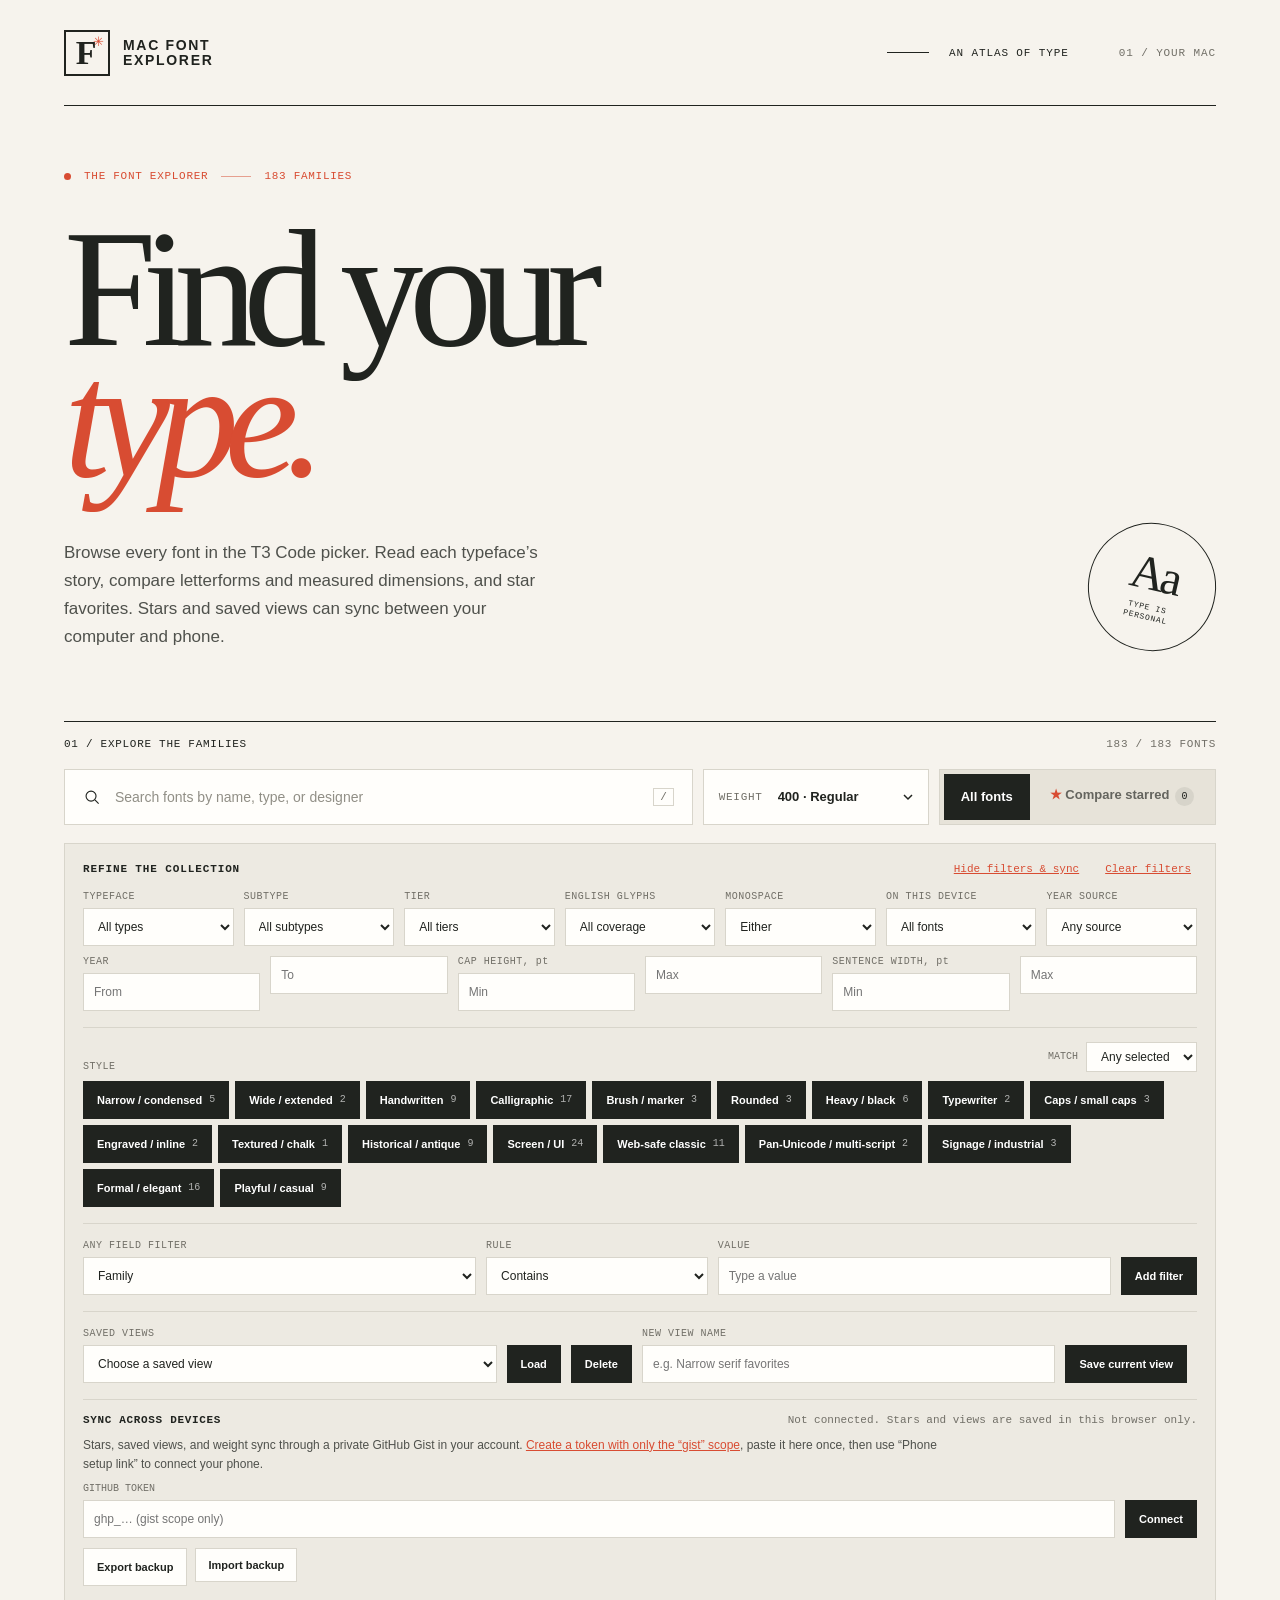
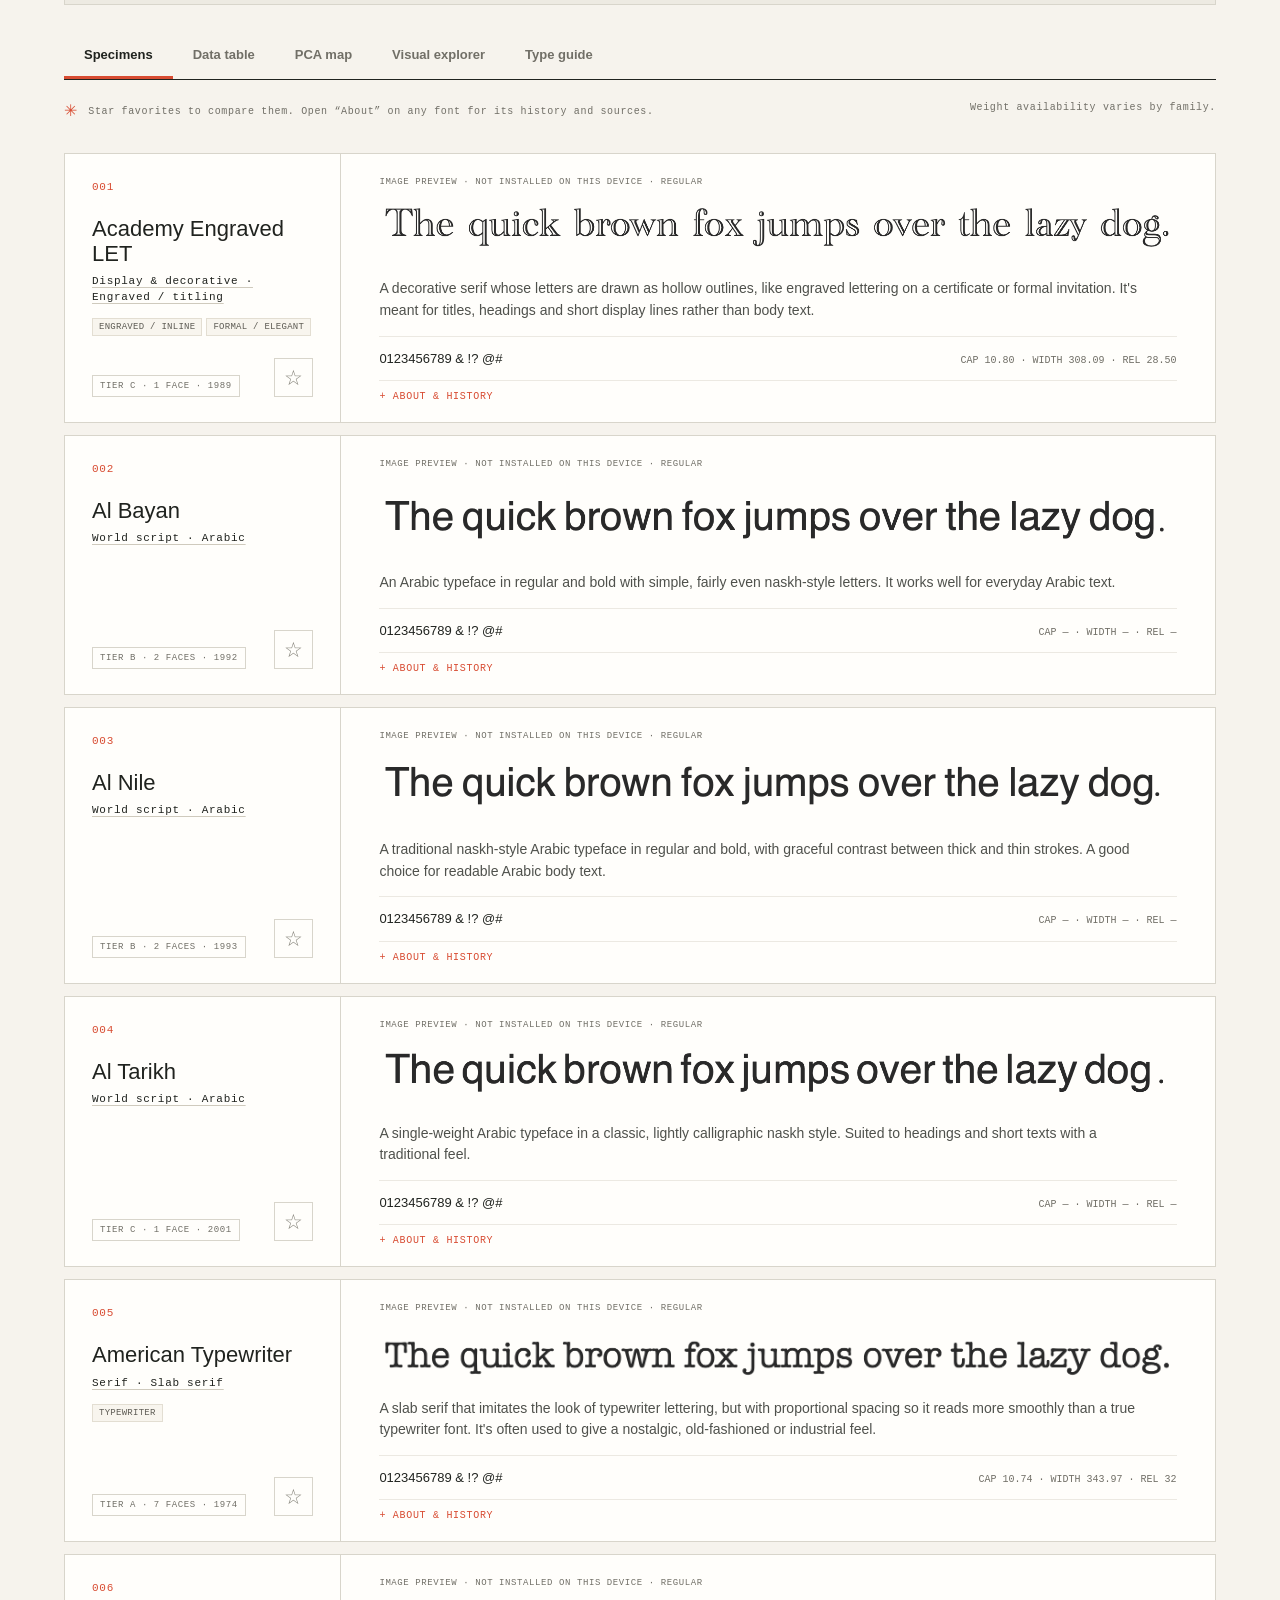
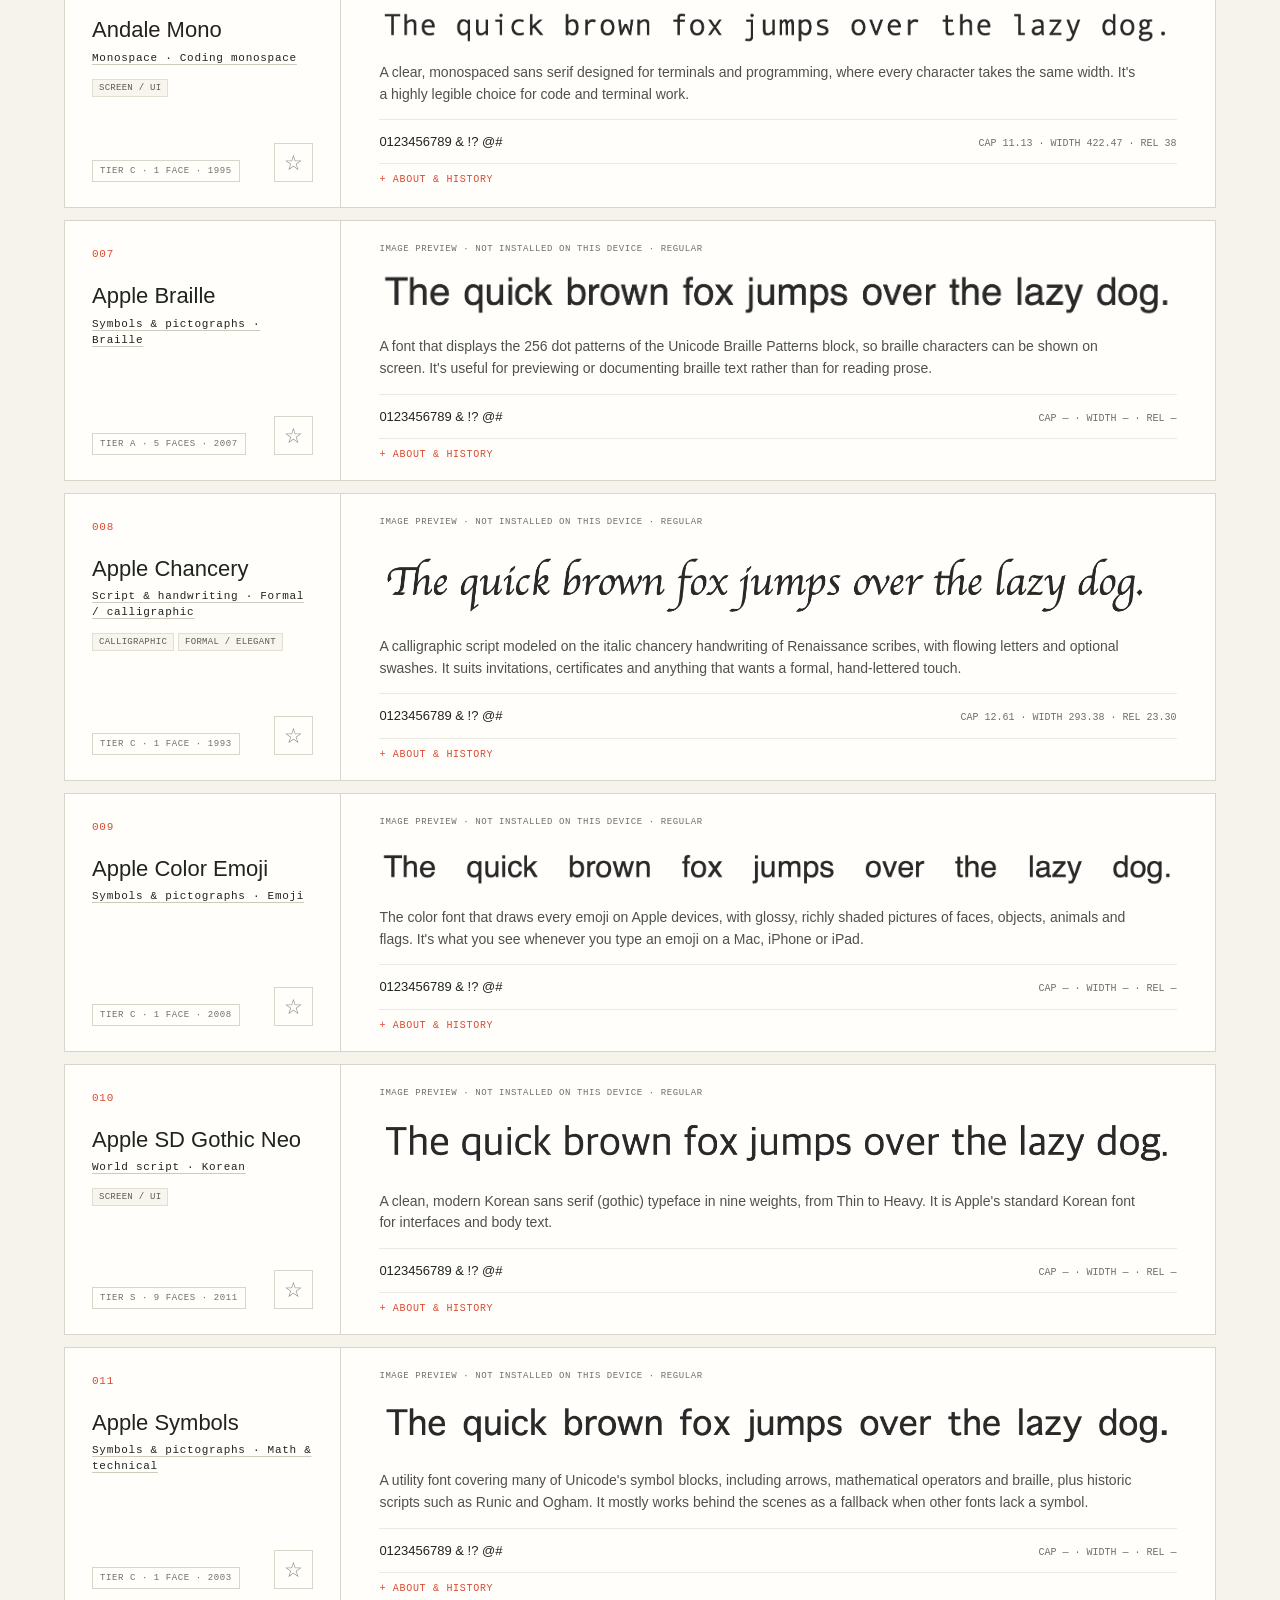
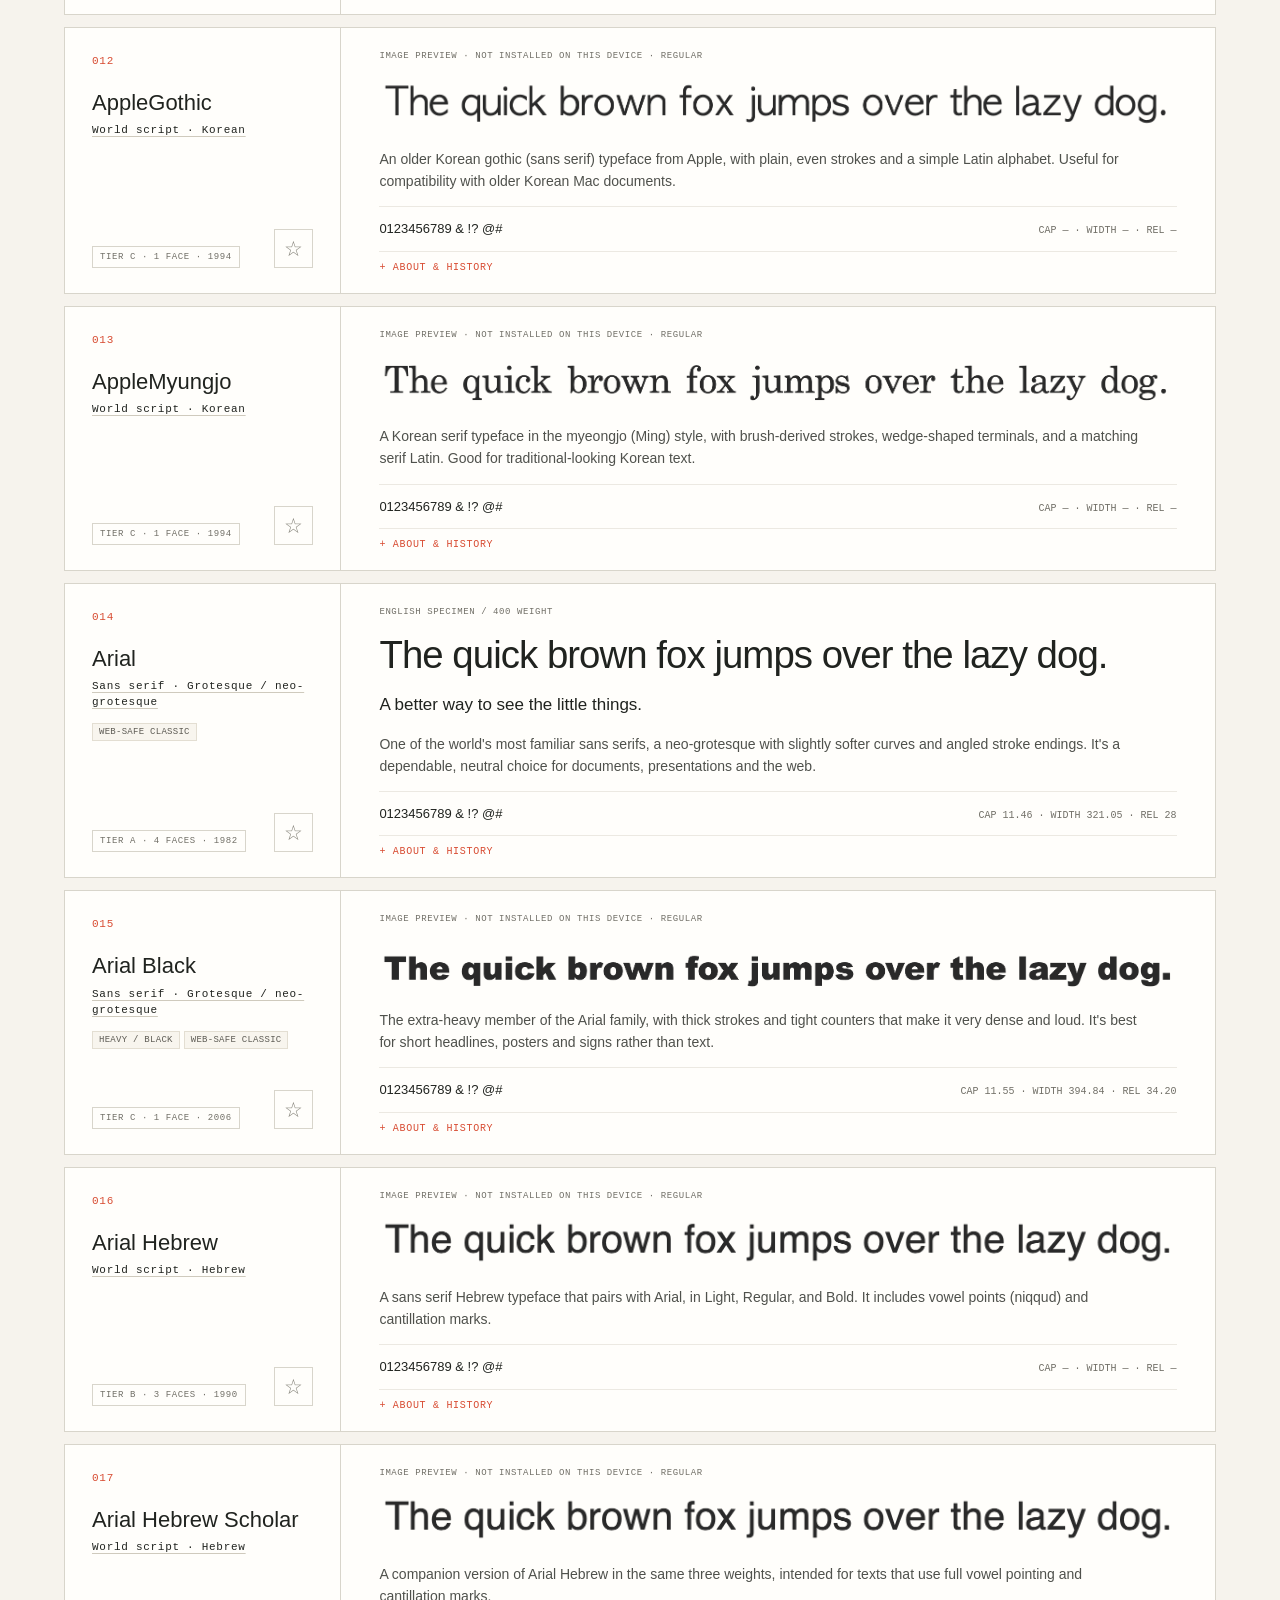
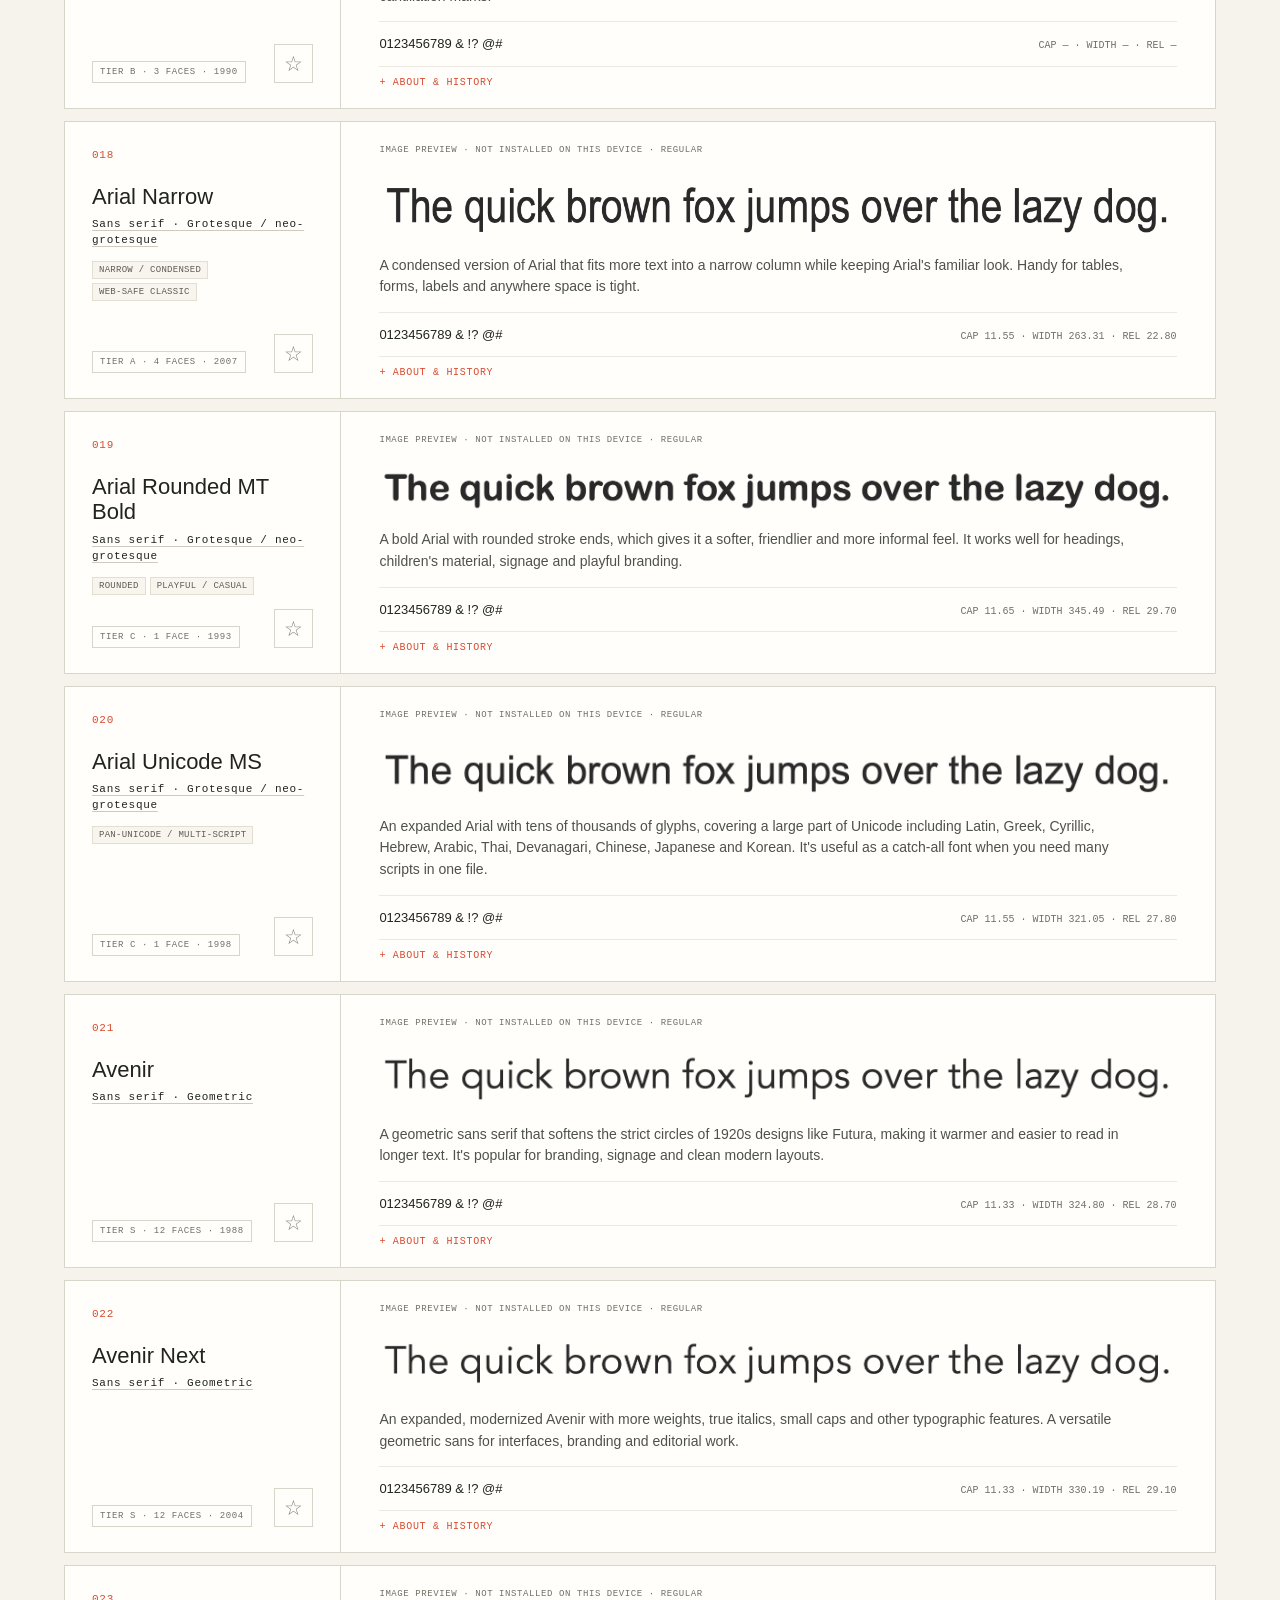
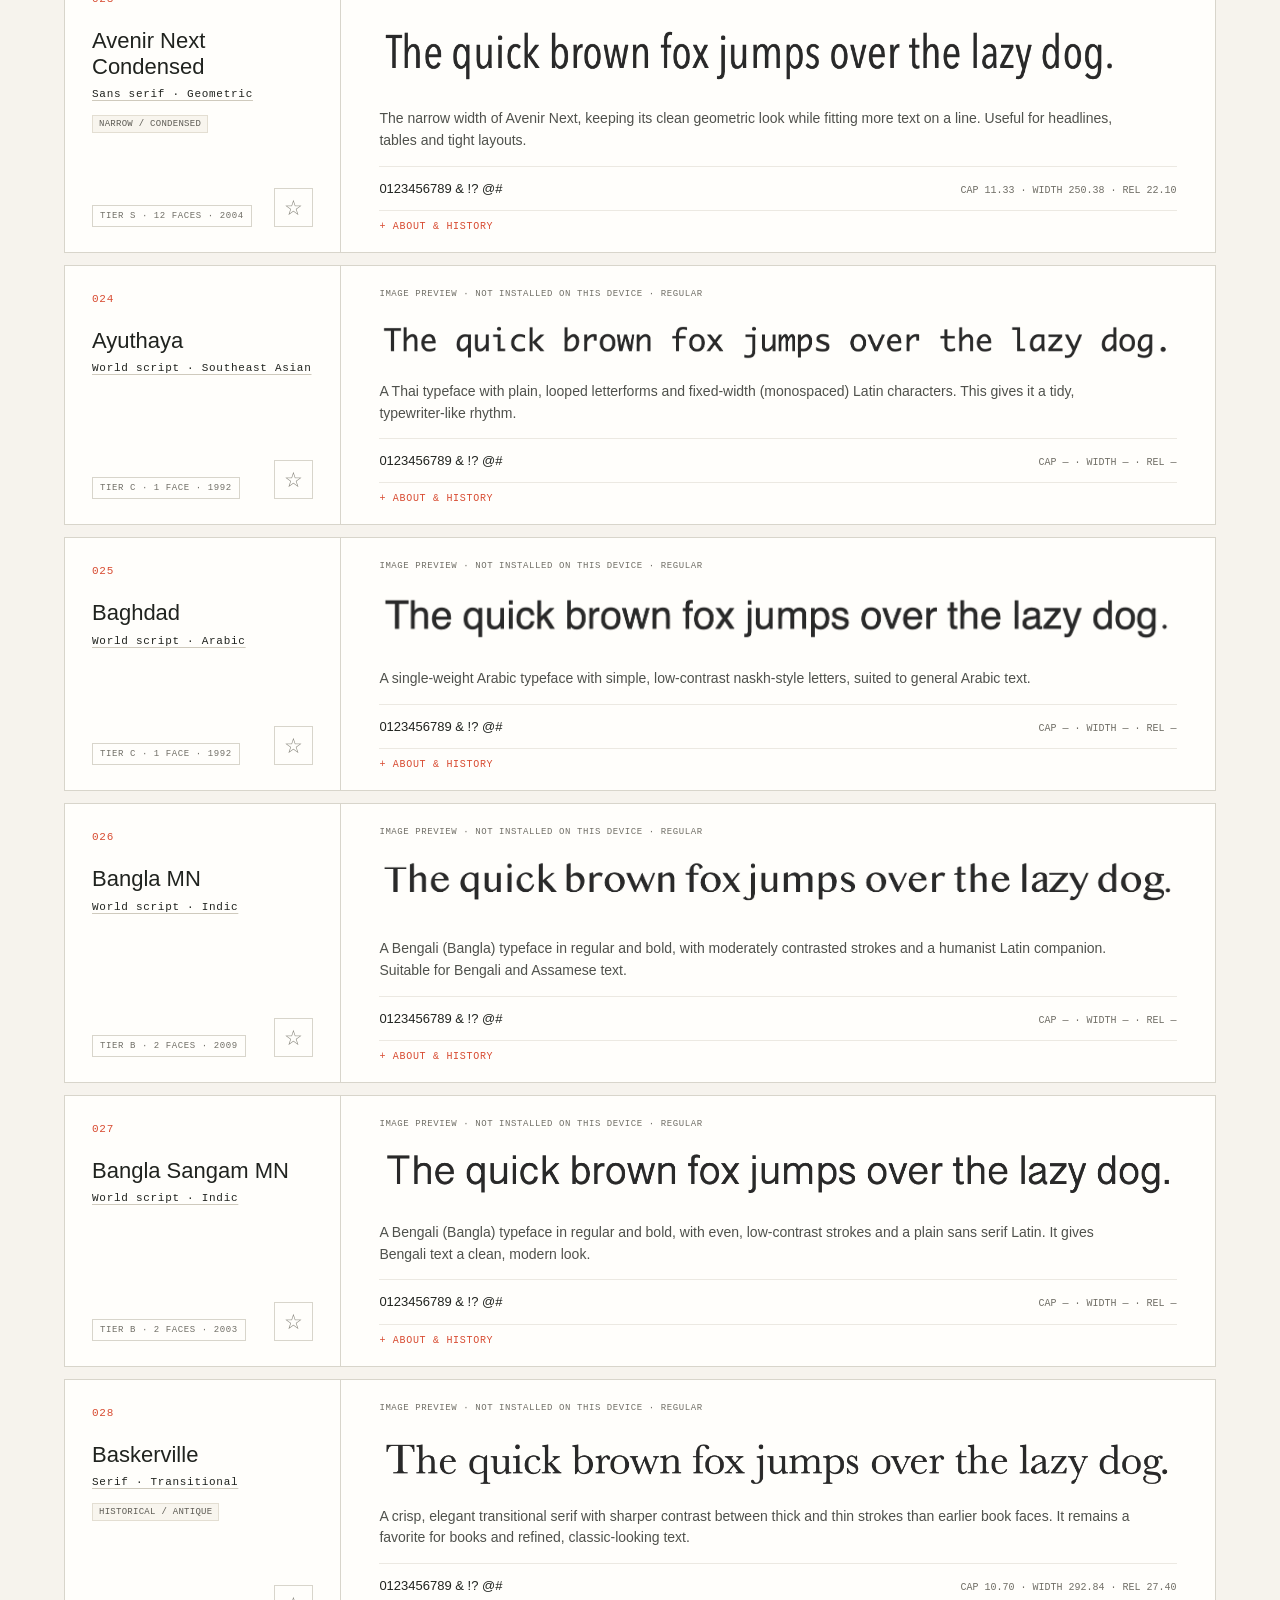
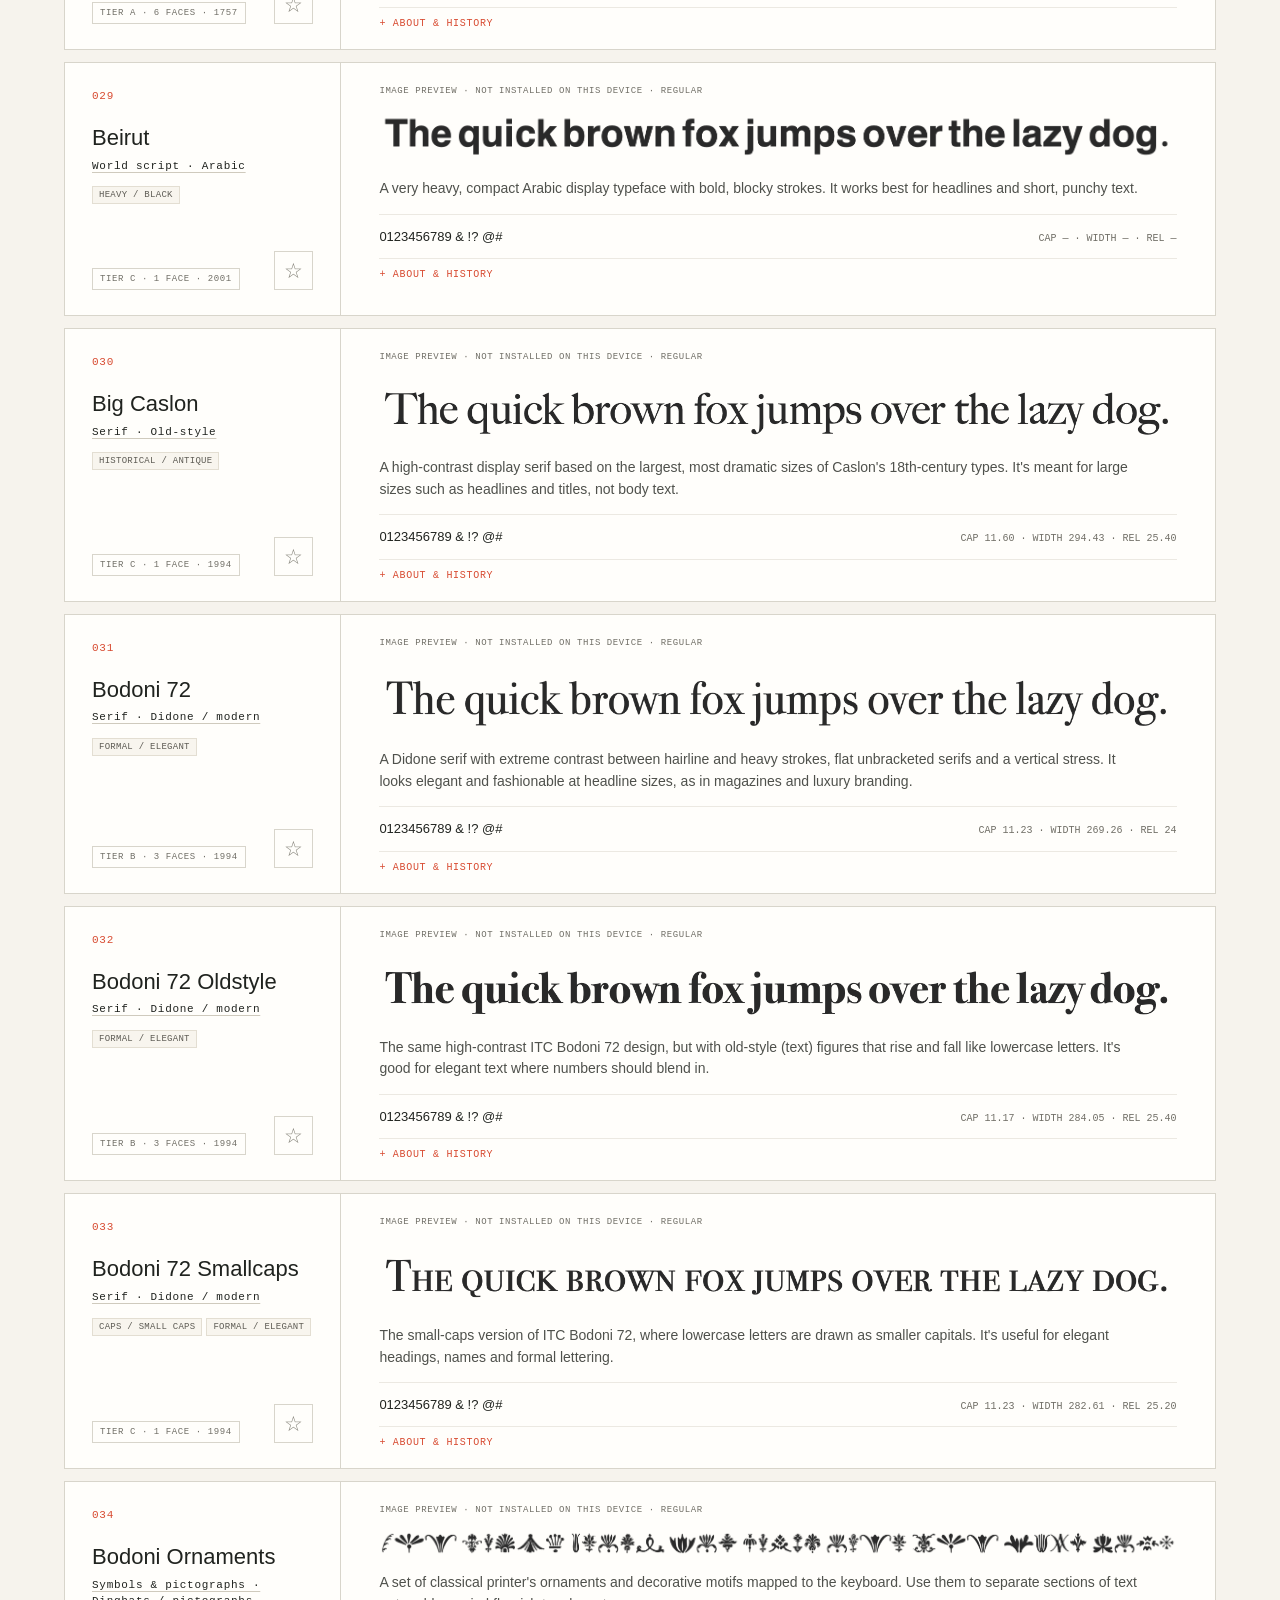
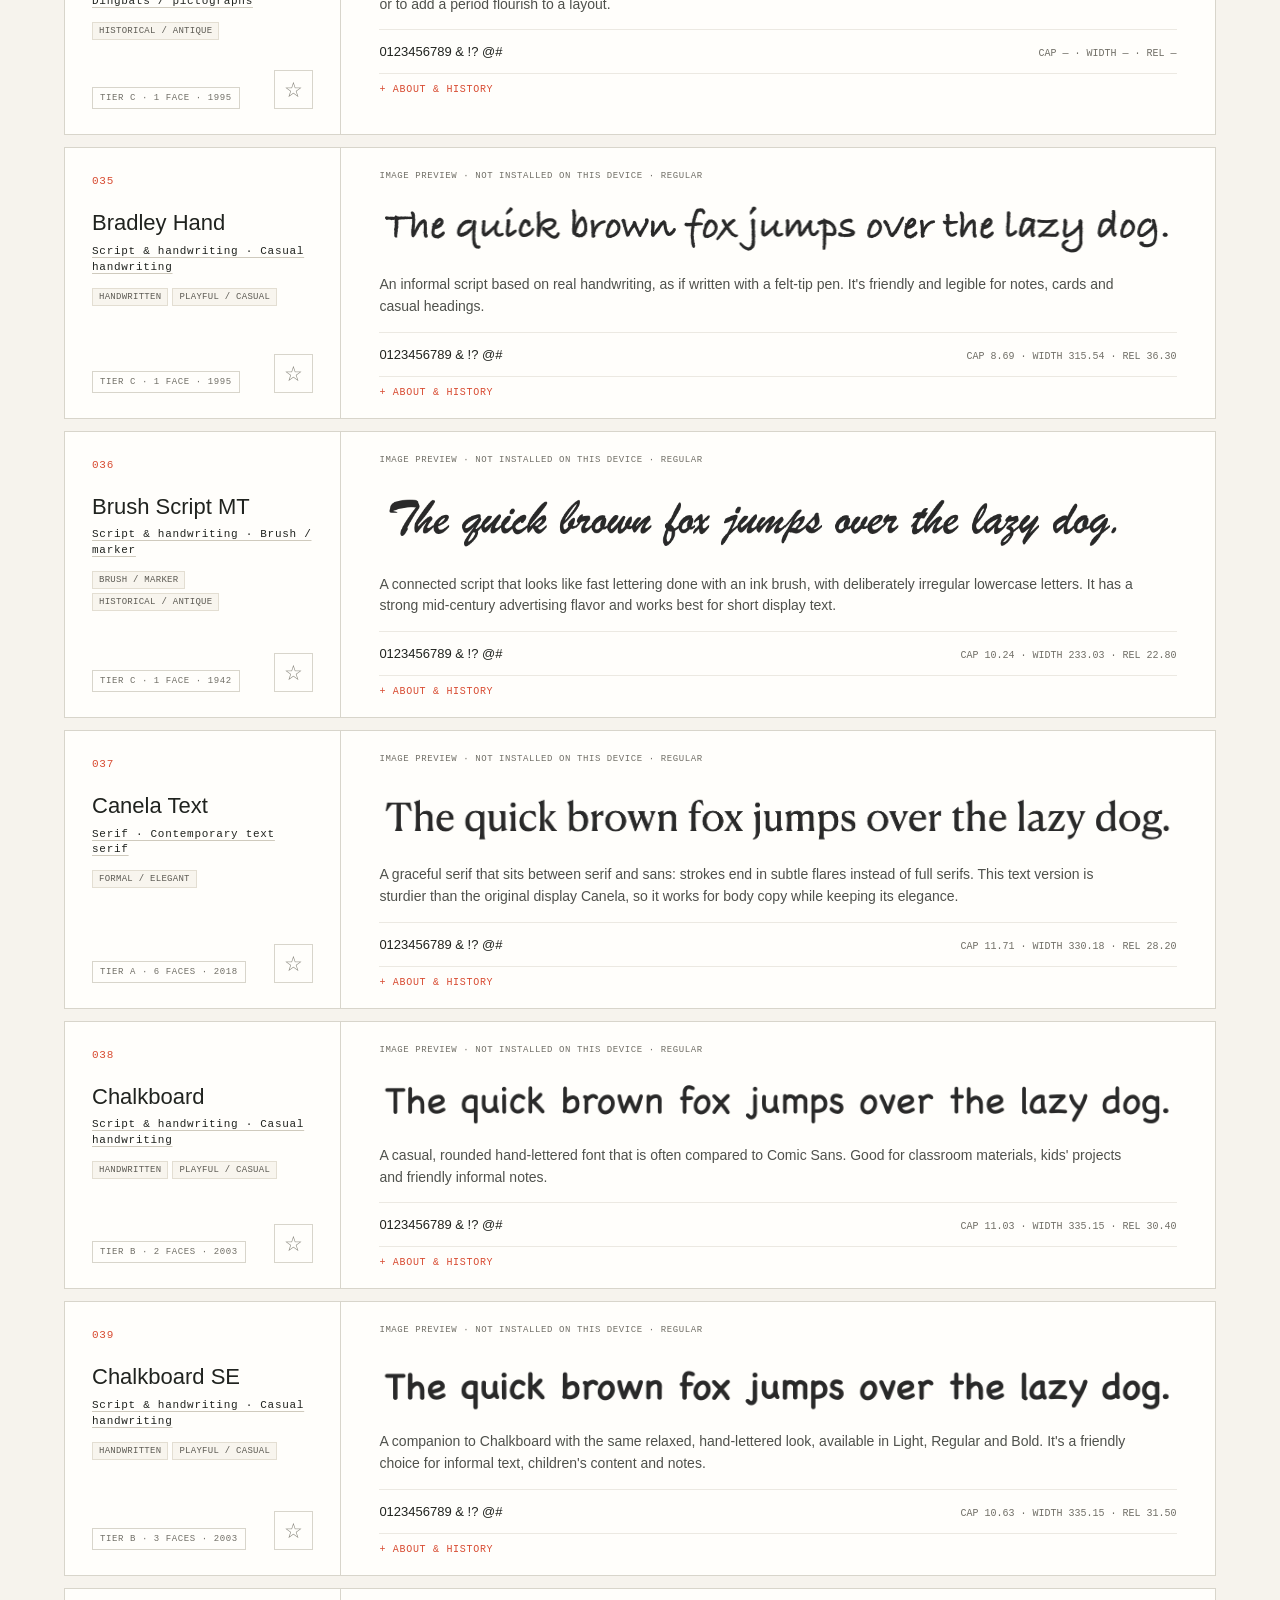
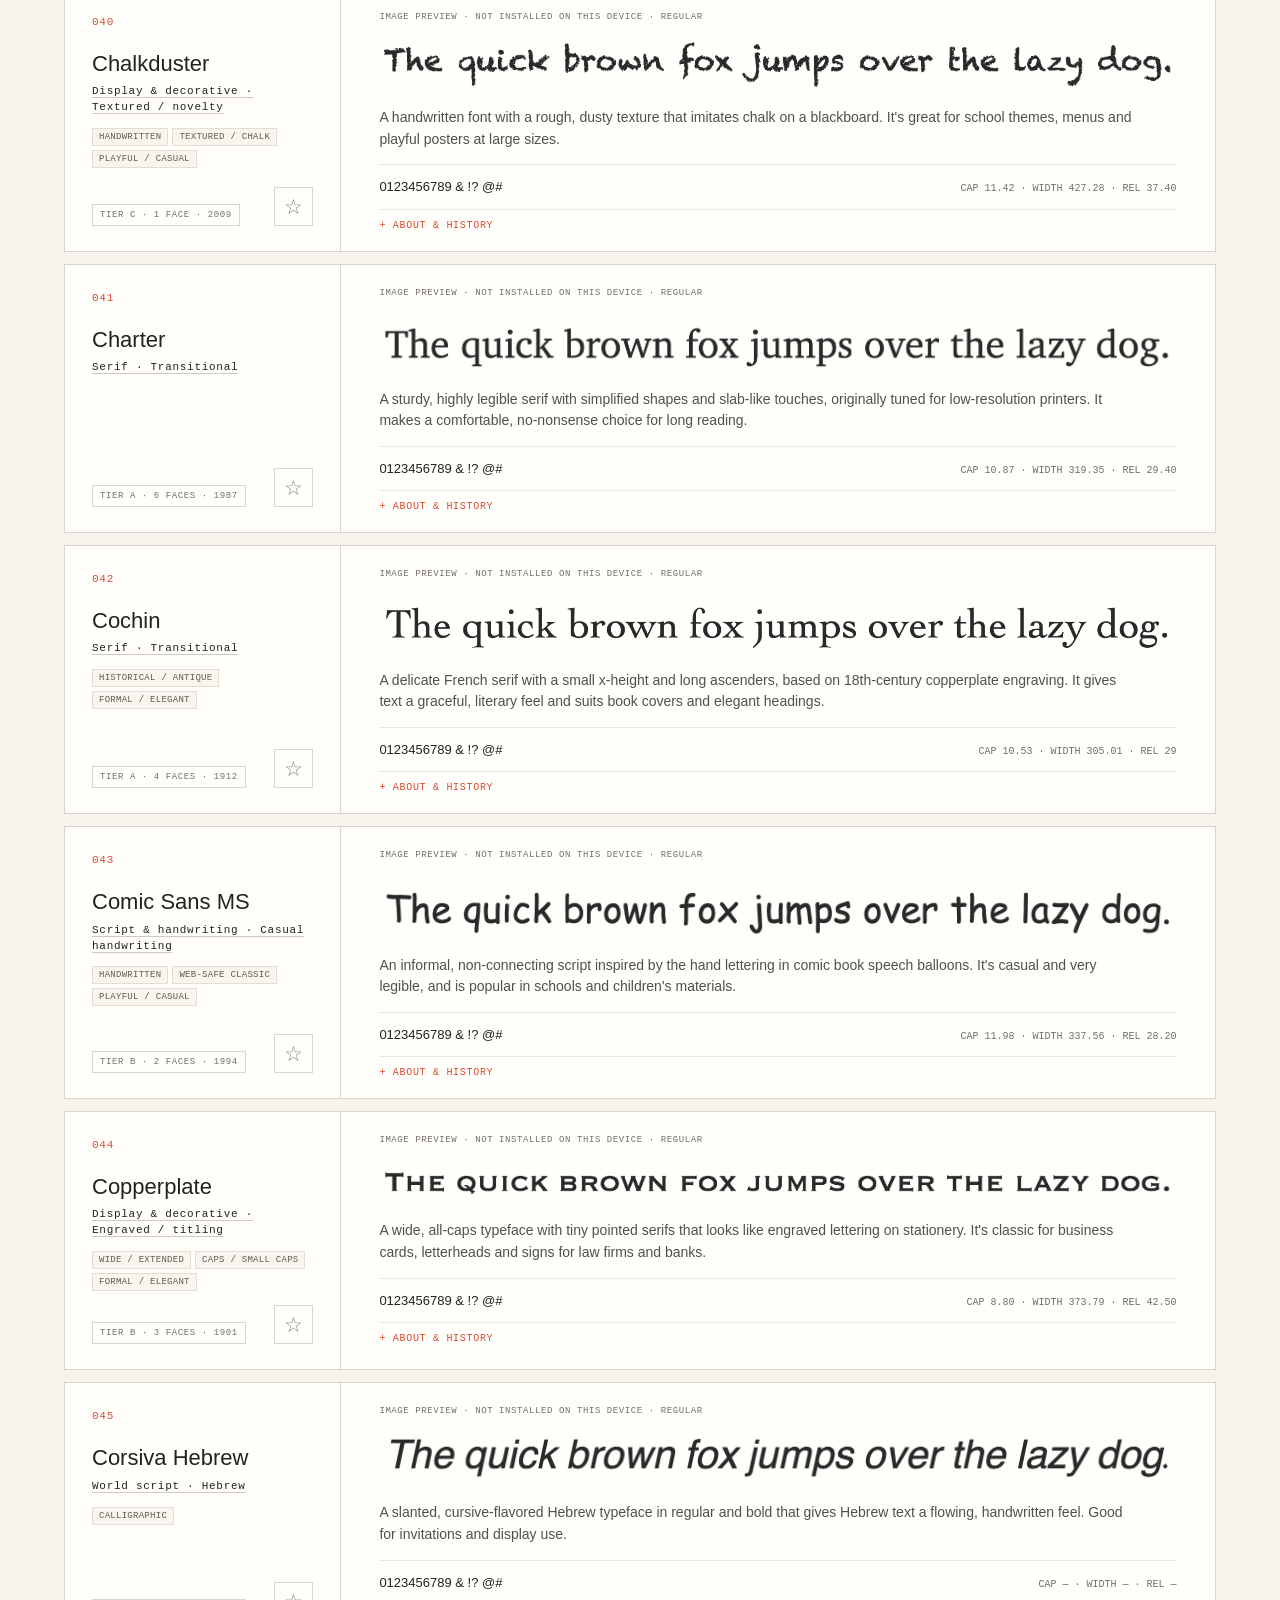
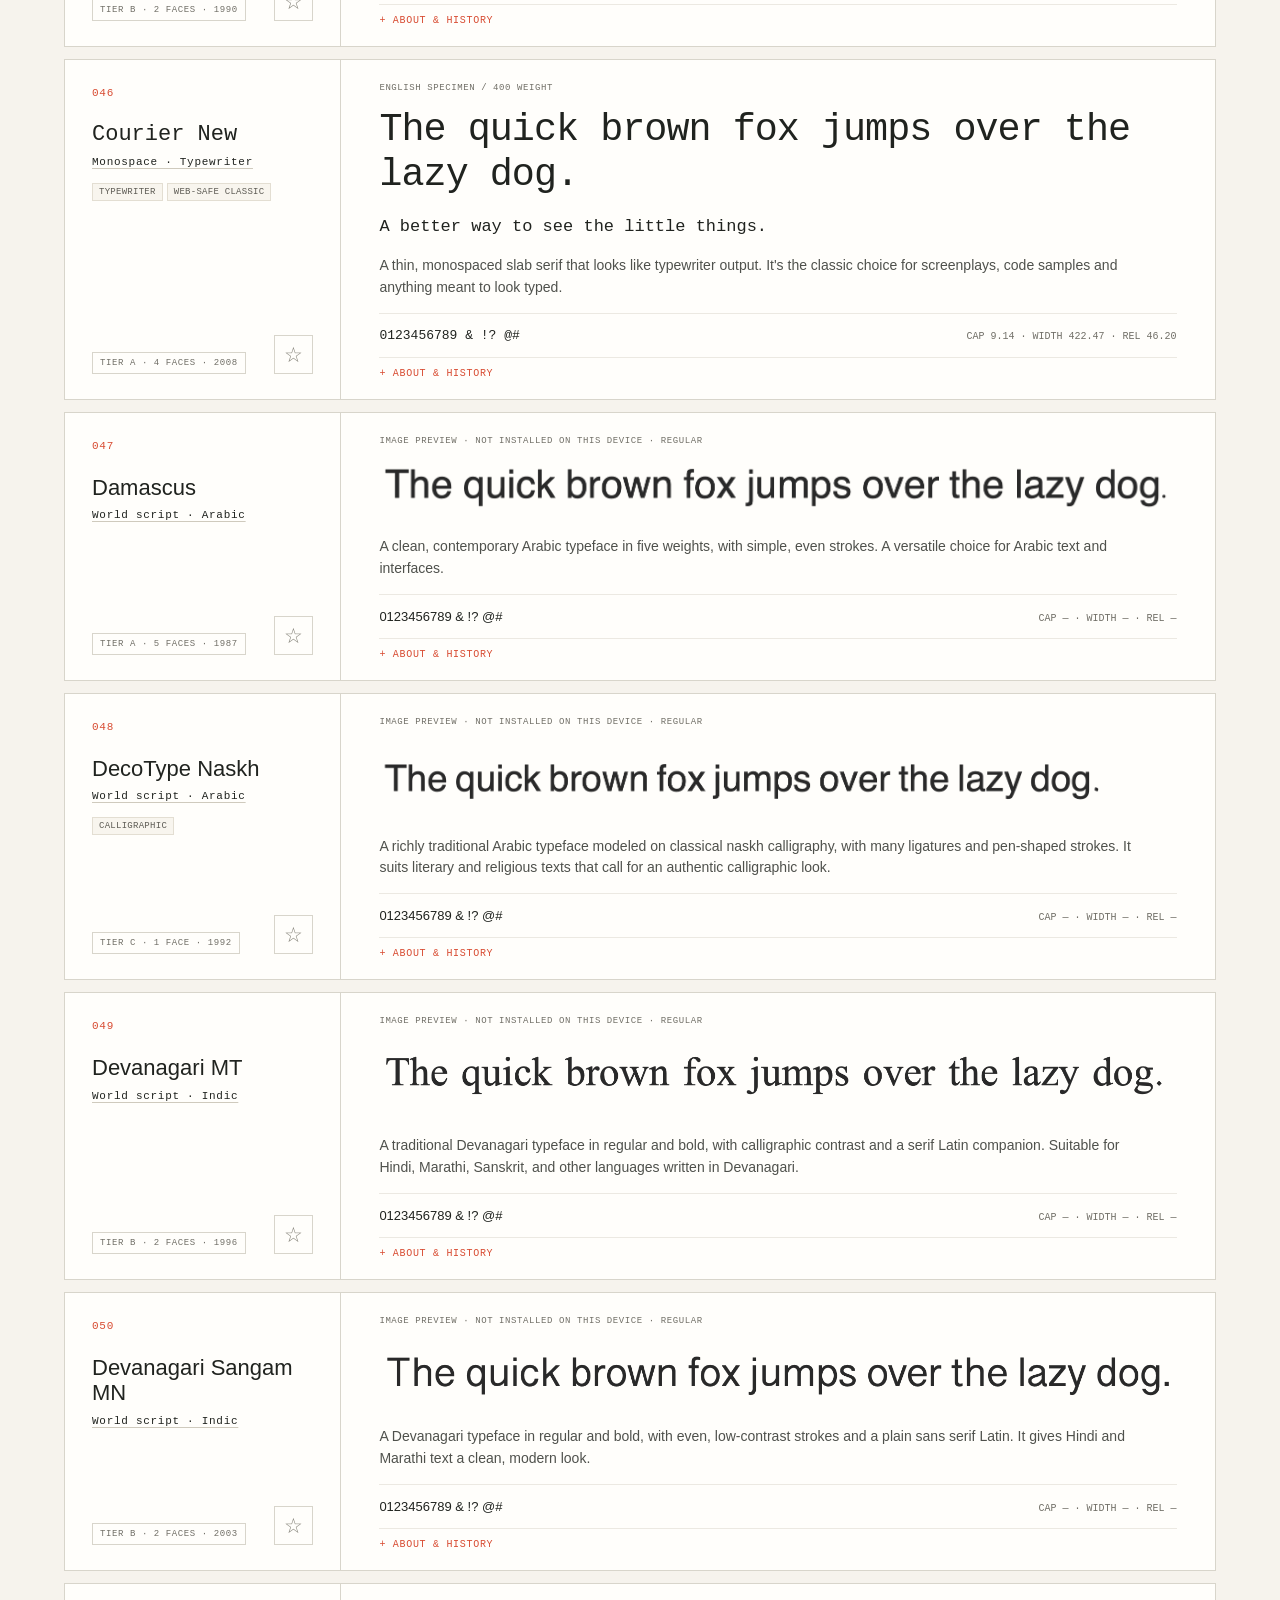
<file: index.template.html>
<!doctype html>
<html lang="en">
  <head>
    <meta charset="utf-8" />
    <meta name="viewport" content="width=device-width, initial-scale=1" />
    <meta name="theme-color" content="#f6f3ed" />
    <title>Mac Font Explorer — gallery, history, and data for every Mac font</title>
    <link rel="stylesheet" href="styles.css" />
    <script defer src="fonts.js"></script>
    <script defer src="font-data.js"></script>
    <script defer src="app.js"></script>
  </head>
  <body>
    <div class="page-shell">
      <header class="masthead">
        <a class="wordmark" href="#page-title" aria-label="Mac Font Explorer home"><span class="wordmark-mark">F<span>✳</span></span><span>MAC FONT<br />EXPLORER</span></a>
        <div class="masthead-right"><span class="masthead-line"></span><span>AN ATLAS OF TYPE</span><span class="edition">01 / YOUR MAC</span></div>
      </header>

      <main>
        <section class="intro" aria-labelledby="page-title">
          <div class="eyebrow"><span class="eyebrow-dot"></span> THE FONT EXPLORER <span class="eyebrow-rule"></span> 183 FAMILIES</div>
          <h1 id="page-title">Find your<br /><em>type.</em></h1>
          <div class="intro-bottom">
            <p>Browse every font in the T3 Code picker. Read each typeface’s story, compare letterforms and measured dimensions, and star favorites. Stars and saved views can sync between your computer and phone.</p>
            <div class="intro-stamp" aria-hidden="true"><span>Aa</span><small>TYPE IS<br />PERSONAL</small></div>
          </div>
        </section>

        <section class="explorer" aria-label="Font explorer">
          <div class="section-heading"><span>01 / EXPLORE THE FAMILIES</span><span id="result-count" aria-live="polite"></span></div>

          <div class="toolbar">
            <div class="search-wrap">
              <svg viewBox="0 0 24 24" aria-hidden="true"><circle cx="10.8" cy="10.8" r="6.7"></circle><path d="m16 16 5 5"></path></svg>
              <input id="search" type="search" placeholder="Search fonts by name, type, or designer" aria-label="Search fonts" autocomplete="off" />
              <kbd>/</kbd>
            </div>
            <label class="select-wrap"><span>WEIGHT</span><select id="weight" aria-label="Font weight"><option value="100">100 · Thin</option><option value="200">200 · Extra light</option><option value="300">300 · Light</option><option value="400" selected>400 · Regular</option><option value="500">500 · Medium</option><option value="600">600 · Semibold</option><option value="700">700 · Bold</option><option value="800">800 · Extra bold</option><option value="900">900 · Black</option></select><svg viewBox="0 0 12 12" aria-hidden="true"><path d="m2 4 4 4 4-4" /></svg></label>
            <div class="view-switch" role="group" aria-label="Font view"><button id="all-button" type="button" aria-pressed="true">All fonts</button><button id="compare-button" type="button" aria-pressed="false"><span class="star-icon">★</span> Compare starred <span id="star-count" class="count-pill">0</span></button></div>
          </div>

          <div class="dashboard-controls">
            <div class="filter-header"><strong>REFINE THE COLLECTION</strong><span><button id="toggle-controls" type="button" aria-expanded="true">Hide filters &amp; sync</button><button id="clear-filters" type="button">Clear filters</button></span></div>
            <div class="quick-filters">
              <label>TYPEFACE<select id="category-filter"><option value="">All types</option></select></label>
              <label>SUBTYPE<select id="subtype-filter"><option value="">All subtypes</option></select></label>
              <label>TIER<select id="tier-filter"><option value="">All tiers</option></select></label>
              <label>ENGLISH GLYPHS<select id="english-filter"><option value="">All coverage</option><option value="yes">A–Z present</option><option value="no">Incomplete</option></select></label>
              <label>MONOSPACE<select id="mono-filter"><option value="">Either</option><option value="yes">Yes</option><option value="no">No</option></select></label>
              <label>ON THIS DEVICE<select id="device-filter"><option value="">All fonts</option><option value="yes">Installed here</option><option value="no">Not installed (image preview)</option></select></label>
              <label>YEAR SOURCE<select id="year-source-filter"><option value="">Any source</option><option value="Design">Design</option><option value="Wikidata">Wikidata inception</option><option value="File copyright">File copyright</option><option value="Unknown">Unknown</option></select></label>
            </div>
            <div class="range-filters">
              <label>YEAR <input id="year-min" type="number" placeholder="From" /></label><label><span class="visually-hidden">Maximum year</span><input id="year-max" type="number" placeholder="To" /></label>
              <label>CAP HEIGHT, pt <input id="height-min" type="number" step="0.1" placeholder="Min" /></label><label><span class="visually-hidden">Maximum cap height</span><input id="height-max" type="number" step="0.1" placeholder="Max" /></label>
              <label>SENTENCE WIDTH, pt <input id="width-min" type="number" step="0.1" placeholder="Min" /></label><label><span class="visually-hidden">Maximum sentence width</span><input id="width-max" type="number" step="0.1" placeholder="Max" /></label>
            </div>
            <div class="tag-filters"><div class="tag-filters-head"><span>STYLE</span><label>MATCH<select id="tag-mode"><option value="any">Any selected</option><option value="all">All selected</option></select></label></div><div id="tag-chips" class="tag-chips" role="group" aria-label="Style filters"></div></div>
            <div class="advanced-line"><label>ANY FIELD FILTER <select id="field-filter"></select></label><label>RULE<select id="operator-filter"></select></label><label>VALUE<input id="value-filter" type="text" placeholder="Type a value" /></label><button id="add-filter" type="button">Add filter</button></div>
            <div id="active-filters" class="active-filters" aria-live="polite"></div>
            <div class="view-storage"><label>SAVED VIEWS<select id="saved-views"><option value="">Choose a saved view</option></select></label><button id="load-view" type="button">Load</button><button id="delete-view" type="button">Delete</button><label>NEW VIEW NAME<input id="view-name" type="text" maxlength="60" placeholder="e.g. Narrow serif favorites" /></label><button id="save-view" type="button">Save current view</button><span id="view-message" role="status"></span></div>
            <div class="sync-panel" id="sync-panel">
              <div class="sync-head"><strong>SYNC ACROSS DEVICES</strong><span id="sync-status" role="status">Not connected — stars and views are saved in this browser only.</span></div>
              <div class="sync-connect" id="sync-connect">
                <p>Stars, saved views, and weight sync through a private GitHub Gist in your account. <a href="https://github.com/settings/tokens/new?scopes=gist&amp;description=Mac%20Font%20Explorer%20sync" target="_blank" rel="noreferrer">Create a token with only the “gist” scope</a>, paste it here once, then use “Phone setup link” to connect your phone.</p>
                <label>GITHUB TOKEN<input id="sync-token" type="password" autocomplete="off" spellcheck="false" placeholder="ghp_… (gist scope only)" /></label><button id="sync-connect-button" type="button">Connect</button>
              </div>
              <div class="sync-actions"><button id="sync-now" type="button" hidden>Sync now</button><button id="sync-link" type="button" hidden>Phone setup link</button><button id="export-state" type="button">Export backup</button><label class="file-button">Import backup<input id="import-state" type="file" accept="application/json,.json" /></label><button id="sync-disconnect" type="button" hidden>Disconnect</button></div>
            </div>
          </div>
          <div class="section-tabs" role="tablist" aria-label="Explore views"><button id="tab-gallery" role="tab" aria-selected="true">Specimens</button><button id="tab-table" role="tab" aria-selected="false">Data table</button><button id="tab-pca" role="tab" aria-selected="false">PCA map</button><button id="tab-chart" role="tab" aria-selected="false">Visual explorer</button><button id="tab-guide" role="tab" aria-selected="false">Type guide</button></div>
          <div class="helper-row"><span><span class="helper-mark">✳</span> Star favorites to compare them. Open “About” on any font for its history and sources.</span><span>Weight availability varies by family.</span></div>
          <section id="panel-gallery" role="tabpanel"><div id="font-list" class="font-list" aria-live="polite"></div></section>
          <section id="panel-table" role="tabpanel" hidden><div class="table-toolbar"><span>Click a column heading again to reverse the sort.</span><label>Sort by <select id="sort-field"></select></label><label>Direction <select id="sort-direction"><option value="asc">Ascending</option><option value="desc">Descending</option></select></label></div><p class="mobile-scroll-hint">Scroll horizontally to see the full table.</p><div class="table-scroll"><table id="font-table"></table></div></section>
          <section id="panel-pca" role="tabpanel" hidden><div class="chart-heading"><div><h2>Typeface geometry, mapped</h2><p id="pca-caption"></p></div><label>COLOR BY<select id="pca-color"></select></label></div><p class="mobile-scroll-hint">Scroll horizontally to see the full chart.</p><div class="plot-shell"><svg id="pca-plot" viewBox="0 0 900 520" role="img" aria-label="PCA scatter plot of font geometry"></svg><div id="pca-tooltip" class="plot-tooltip" hidden></div></div><div id="pca-legend" class="plot-legend"></div></section>
          <section id="panel-chart" role="tabpanel" hidden><div class="chart-heading"><div><h2>Build a view</h2><p>Choose the axes, color, and point size. Every field can be a dimension or filter.</p></div></div><div class="chart-controls"><label>X AXIS<select id="chart-x"></select></label><label>Y AXIS<select id="chart-y"></select></label><label>COLOR<select id="chart-color"></select></label><label>SIZE<select id="chart-size"></select></label></div><p class="mobile-scroll-hint">Scroll horizontally to see the full chart.</p><div class="plot-shell"><svg id="custom-plot" viewBox="0 0 900 520" role="img" aria-label="Customizable font scatter plot"></svg><div id="chart-tooltip" class="plot-tooltip" hidden></div></div><div id="chart-legend" class="plot-legend"></div></section>
          <section id="panel-guide" role="tabpanel" hidden><div class="chart-heading"><div><h2>Type guide</h2><p>What each category, subtype, and style means, where it came from, and which installed fonts belong to it. Choose “Show fonts” to filter the gallery.</p></div></div><div id="guide" class="guide"></div></section>
          <div id="empty-state" class="empty-state" hidden><span class="empty-symbol">✳</span><h2 id="empty-heading">No fonts found.</h2><p id="empty-copy">Try another filter.</p><button id="empty-action" type="button">Clear filters</button></div>
          <details class="method-notes"><summary>Data sources &amp; measurement notes</summary><p>Dimensions were measured locally with CoreText at 16 points in each regular face. Cap height is the font's uppercase height; sentence width uses “The quick brown fox jumps over the lazy dog.” Browser rendering can differ. Relative width is sentence width divided by cap height, so it compares widths independent of size; the “Narrow / condensed” style uses it (below 23.5) plus width class and family names. Families without complete A–Z coverage and symbol faces have no English dimensions; their English specimens may use fallback.</p><p>Year uses a researched design or release date when available, then a <a href="https://www.wikidata.org/" target="_blank" rel="noreferrer">Wikidata</a> inception date, then the earliest installed-file copyright year. A copyright year does not establish the original design date. Font descriptions, histories, and classifications were researched from the linked sources (mostly Wikipedia and foundry pages); each font’s “About” panel lists them. Tier measures family breadth: S = 8+ faces, A = 4–7, B = 2–3, C = 1. It is not a quality score.</p><p>On devices without a font installed (for example a phone), the gallery shows a pre-rendered image of the Mac rendering, drawn at regular weight, instead of a fallback font.</p><p>PCA uses eight standardized 16-point measurements across Latin-oriented families with complete English letter coverage. The chart projects their geometry onto the first two principal components; nearby points have similar measured proportions, not necessarily similar visual style.</p></details>
        </section>
      </main>

      <footer><span>MAC FONT EXPLORER <span class="footer-flower">✳</span> 2026</span><span>BUILT FOR LOOKING CLOSER</span><a href="#page-title">BACK TO TOP ↑</a></footer>
    </div>
  </body>
</html>
</file>
<file: styles.css>
:root{color-scheme:light;--paper:#f6f3ed;--ink:#20231f;--muted:#716f67;--line:#d8d5cb;--accent:#d84c32;--card:#fffefb;--display:Georgia,serif;--ui:-apple-system,BlinkMacSystemFont,"Segoe UI",sans-serif;--mono:ui-monospace,SFMono-Regular,Menlo,Consolas,monospace}
*{box-sizing:border-box}html{scroll-behavior:smooth}body{margin:0;background:var(--paper);color:var(--ink);font-family:var(--ui);-webkit-font-smoothing:antialiased}button,input,select{font:inherit}button{cursor:pointer}a{color:inherit}.page-shell{max-width:1800px;margin:auto;padding:0 clamp(20px,5vw,88px)}
.masthead{height:106px;display:flex;align-items:center;justify-content:space-between;border-bottom:1px solid var(--ink)}.wordmark{text-decoration:none;display:flex;align-items:center;gap:13px;font-size:14px;font-weight:700;letter-spacing:.12em;line-height:1.05}.wordmark-mark{width:46px;height:46px;border:2px solid var(--ink);display:grid;place-items:center;font-family:var(--display);font-size:34px;line-height:1;position:relative}.wordmark-mark span{font:13px var(--ui);position:absolute;top:2px;right:2px;color:var(--accent)}.masthead-right{display:flex;align-items:center;gap:20px;font:11px var(--mono);letter-spacing:.08em}.masthead-line{height:1px;width:42px;background:var(--ink)}.edition{color:var(--muted);margin-left:30px}
.intro{padding:64px 0 70px;position:relative}.eyebrow,.section-heading,.select-wrap>span,.helper-row,footer,.font-meta,.font-index,.spec-label,.tag{font-family:var(--mono);font-size:11px;letter-spacing:.065em}.eyebrow{display:flex;align-items:center;gap:13px;color:var(--accent);font-weight:500}.eyebrow-dot{width:7px;height:7px;background:var(--accent);border-radius:50%}.eyebrow-rule{width:30px;height:1px;background:var(--accent);opacity:.5}.intro h1{font:clamp(96px,13vw,204px)/.79 var(--display);letter-spacing:-.085em;margin:42px 0 36px;font-weight:400}.intro h1 em{font-weight:400;color:var(--accent);padding-right:.1em}.intro-bottom{display:flex;justify-content:space-between;align-items:end;gap:30px}.intro-bottom p{font-size:17px;line-height:1.65;max-width:475px;margin:0;color:#4f514c}.intro-stamp{width:128px;height:128px;border:1px solid var(--ink);border-radius:50%;display:flex;flex-direction:column;align-items:center;justify-content:center;transform:rotate(13deg);flex:none}.intro-stamp span{font:48px/.95 var(--display);letter-spacing:-.08em}.intro-stamp small{font:8px/1.25 var(--mono);text-align:center;letter-spacing:.1em;margin-top:6px}
.section-heading{display:flex;justify-content:space-between;align-items:center;border-top:1px solid var(--ink);padding:16px 0 19px;font-weight:500}.section-heading span:last-child{color:var(--muted)}.toolbar{display:flex;gap:10px;align-items:stretch;min-height:56px}.search-wrap{flex:1;display:flex;align-items:center;gap:12px;background:var(--card);border:1px solid var(--line);padding:0 18px;min-width:170px}.search-wrap:focus-within,.select-wrap:focus-within{border-color:var(--ink)}.search-wrap svg{width:20px;height:20px;fill:none;stroke:var(--ink);stroke-width:1.5}.search-wrap input{border:0;outline:0;background:transparent;min-width:0;width:100%;font-size:14px;color:var(--ink)}.search-wrap input::placeholder{color:#918f86}.search-wrap kbd{border:1px solid var(--line);padding:2px 6px;font:11px var(--mono);color:var(--muted)}.select-wrap{display:flex;align-items:center;gap:15px;border:1px solid var(--line);background:var(--card);padding:0 15px;position:relative;min-width:226px}.select-wrap>span{color:var(--muted)}.select-wrap select{appearance:none;border:0;outline:0;background:transparent;color:var(--ink);width:100%;padding-right:15px;cursor:pointer;font-size:13px;font-weight:600}.select-wrap svg{width:12px;height:12px;fill:none;stroke:var(--ink);stroke-width:1.5;position:absolute;right:14px;pointer-events:none}.view-switch{display:flex;background:#e7e3d9;border:1px solid var(--line);padding:4px;gap:3px}.view-switch button{border:0;background:transparent;color:#64645e;padding:0 17px;white-space:nowrap;font-weight:600;font-size:13px}.view-switch button[aria-pressed=true]{background:var(--ink);color:white}.star-icon{color:var(--accent)}.view-switch button[aria-pressed=true] .star-icon{color:#f1b199}.count-pill{display:inline-flex;justify-content:center;align-items:center;min-width:19px;height:19px;padding:0 4px;border-radius:20px;background:#d7d4ca;font:10px var(--mono);margin-left:2px;color:var(--ink)}.view-switch button[aria-pressed=true] .count-pill{background:#474943;color:#fff}.helper-row{display:flex;justify-content:space-between;gap:15px;color:var(--muted);padding:20px 0 27px;font-size:10px;line-height:1.6}.helper-mark{color:var(--accent);font-size:16px;vertical-align:-2px;margin-right:4px}
.font-list{display:grid;gap:12px;padding-bottom:80px}.font-card{background:var(--card);border:1px solid var(--line);display:grid;grid-template-columns:minmax(195px,24%) 1fr;min-height:254px;transition:border-color .16s,box-shadow .16s}.font-card:hover{border-color:#aaa79c;box-shadow:0 4px 22px #24251e0b}.font-card.is-starred{border-color:#c89485}.card-info{border-right:1px solid var(--line);padding:27px 27px 25px;display:flex;flex-direction:column}.font-index{color:var(--accent);font-weight:500}.font-name{font-size:22px;line-height:1.15;overflow-wrap:anywhere;font-weight:600;margin:23px 0 0}.font-meta{margin-top:8px;color:var(--muted);line-height:1.45}.card-bottom{display:flex;align-items:end;justify-content:space-between;gap:8px;margin-top:auto}.tag{border:1px solid var(--line);padding:5px 7px;color:var(--muted);white-space:nowrap;text-transform:uppercase;font-size:9px}.star-button{background:transparent;border:1px solid var(--line);width:39px;height:39px;display:grid;place-items:center;color:#89877e;font-size:21px;line-height:1;transition:background .16s,color .16s,border-color .16s}.star-button:hover,.star-button:focus-visible{border-color:var(--accent);color:var(--accent)}.star-button[aria-pressed=true]{background:var(--accent);border-color:var(--accent);color:#fff}.card-specimen{padding:23px clamp(22px,3vw,50px) 20px;min-width:0}.spec-label{color:var(--muted);margin-bottom:15px;text-transform:uppercase;font-size:9px}.spec-primary{font-size:clamp(26px,3vw,44px);line-height:1.18;letter-spacing:-.025em;margin:0 0 16px;overflow-wrap:anywhere}.spec-secondary{font-size:17px;line-height:1.4;margin:0 0 17px;overflow-wrap:anywhere}.spec-detail{padding-top:13px;border-top:1px solid #ece9e2;display:flex;justify-content:space-between;gap:18px;align-items:baseline;font-size:13px;line-height:1.4;overflow-wrap:anywhere}.spec-detail span:last-child{color:var(--muted);font:10px var(--mono);white-space:nowrap}.font-list.compare-grid{grid-template-columns:repeat(2,minmax(0,1fr))}.compare-grid .font-card{grid-template-columns:1fr;min-height:380px}.compare-grid .card-info{border-right:0;border-bottom:1px solid var(--line);min-height:145px}.compare-grid .font-name{margin-top:10px}.compare-grid .card-bottom{position:absolute;right:25px;top:24px}.compare-grid .card-info{position:relative}.compare-grid .card-specimen{padding:26px 28px}.compare-grid .spec-primary{font-size:clamp(27px,2.8vw,38px)}.compare-grid .spec-detail{align-items:start}.empty-state{border:1px solid var(--line);background:var(--card);padding:70px 20px 80px;text-align:center;margin-bottom:80px}.empty-state[hidden]{display:none}.empty-symbol{font-size:48px;color:var(--accent)}.empty-state h2{font:46px var(--display);font-weight:400;margin:12px 0}.empty-state p{color:var(--muted);margin:0 0 24px}.empty-state button{background:var(--ink);color:white;border:0;padding:13px 18px;font-size:13px;font-weight:600}footer{border-top:1px solid var(--ink);padding:27px 0 35px;display:flex;justify-content:space-between;gap:20px;font-weight:500}.footer-flower{color:var(--accent);font-size:18px;vertical-align:-2px}footer a{text-decoration:none}footer a:hover{text-decoration:underline}
.font-name,.spec-primary,.spec-secondary,.spec-detail span:first-child{font-family:var(--spec-font);font-weight:var(--spec-weight)}
@media(max-width:1050px){.toolbar{flex-wrap:wrap}.search-wrap{flex-basis:100%}.select-wrap{flex:1}.view-switch{flex:1;justify-content:space-around}.font-list.compare-grid{grid-template-columns:1fr 1fr}}
@media(max-width:700px){.page-shell{padding:0 18px}.masthead{height:82px}.masthead-right{gap:8px}.masthead-line,.edition{display:none}.intro{padding:50px 0}.intro h1{font-size:clamp(66px,17vw,110px);margin:36px 0 28px}.intro-bottom p{font-size:15px}.intro-stamp{width:82px;height:82px}.intro-stamp span{font-size:32px}.intro-stamp small{font-size:6px}.toolbar{gap:8px}.select-wrap{min-width:100%;height:52px}.view-switch{width:100%;height:52px}.view-switch button{flex:1;padding:0 9px}.helper-row span:last-child{display:none}.font-card{grid-template-columns:1fr}.card-info{border-right:0;border-bottom:1px solid var(--line);padding:19px 20px 15px;min-height:116px}.font-name{margin-top:9px;font-size:20px}.card-bottom{position:absolute;right:20px;top:19px}.card-info{position:relative;padding-right:75px}.card-bottom .tag{display:none}.card-specimen{padding:22px 20px 20px}.spec-primary{font-size:32px}.spec-secondary{font-size:16px}.font-list.compare-grid{grid-template-columns:1fr}.compare-grid .font-card{min-height:0}.compare-grid .card-info{min-height:116px}.compare-grid .card-bottom{right:20px;top:19px}.compare-grid .card-specimen{padding:22px 20px}.section-heading{font-size:9px}footer span:nth-child(2){display:none}}
@media(prefers-reduced-motion:reduce){html{scroll-behavior:auto}.font-card,.star-button{transition:none}}
/* Data explorer */
[hidden]{display:none!important}.visually-hidden{position:absolute;width:1px;height:1px;padding:0;margin:-1px;overflow:hidden;clip:rect(0,0,0,0);white-space:nowrap;border:0}
.dashboard-controls{background:#edeae2;border:1px solid var(--line);padding:18px;margin-top:18px}.filter-header{display:flex;justify-content:space-between;align-items:center;font:11px var(--mono);letter-spacing:.08em;margin-bottom:15px}.filter-header button{border:0;background:none;text-decoration:underline;color:var(--accent);font-size:11px}.quick-filters,.range-filters,.advanced-line,.view-storage,.chart-controls{display:flex;flex-wrap:wrap;gap:10px}.quick-filters label,.range-filters label,.advanced-line label,.view-storage label,.chart-controls label,.chart-heading label,.table-toolbar label{display:flex;flex-direction:column;gap:6px;font:10px var(--mono);letter-spacing:.05em;color:var(--muted)}.quick-filters label{flex:1 1 150px}.range-filters{margin-top:10px}.range-filters label{flex:1 1 100px}.advanced-line{padding-top:16px;margin-top:16px;border-top:1px solid var(--line);align-items:end}.advanced-line label:first-child{flex:2 1 170px}.advanced-line label:nth-child(2){flex:1 1 110px}.advanced-line label:nth-child(3){flex:2 1 170px}.dashboard-controls select,.dashboard-controls input,.chart-controls select,.chart-heading select,.table-toolbar select{width:100%;height:38px;background:var(--card);border:1px solid var(--line);border-radius:0;color:var(--ink);padding:0 10px;font:12px var(--ui);letter-spacing:0;outline:none}.dashboard-controls select:focus,.dashboard-controls input:focus,.chart-controls select:focus,.chart-heading select:focus,.table-toolbar select:focus{border-color:var(--accent)}.dashboard-controls button:not(.filter-header button),.view-storage button{height:38px;padding:0 13px;border:1px solid var(--ink);background:var(--ink);color:#fff;font-size:11px;font-weight:600}.advanced-line button{white-space:nowrap}.active-filters{display:flex;flex-wrap:wrap;gap:6px;margin-top:10px}.active-filters:empty{display:none}.dashboard-controls .filter-chip{border-color:#c58d7e!important;background:#fff7f2!important;color:#a8442e!important;height:auto!important;min-height:30px;padding:5px 9px!important}.view-storage{border-top:1px solid var(--line);padding-top:16px;margin-top:16px;align-items:end}.view-storage label{min-width:205px;flex:1}.view-storage button:nth-of-type(1),.view-storage button:nth-of-type(2){background:transparent;color:var(--ink);border-color:var(--line)}#view-message{font:11px var(--mono);color:var(--accent);align-self:center}.section-tabs{display:flex;gap:0;border-bottom:1px solid var(--ink);margin-top:28px;overflow:auto}.section-tabs button{border:0;background:transparent;padding:14px 20px;color:var(--muted);white-space:nowrap;font-size:13px;font-weight:600;border-bottom:3px solid transparent}.section-tabs button[aria-selected=true]{color:var(--ink);border-color:var(--accent)}.section-tabs button:hover{color:var(--accent)}
.table-toolbar{display:flex;align-items:center;gap:12px;padding:7px 0 15px}.table-toolbar>span{font:11px var(--mono);color:var(--muted);margin-right:auto}.table-toolbar label{min-width:130px}.table-toolbar select{height:32px}.table-scroll{overflow:auto;background:var(--card);border:1px solid var(--line);margin-bottom:40px;max-height:70vh}#font-table{border-collapse:collapse;min-width:1900px;width:100%;font-size:12px}#font-table th,#font-table td{border-bottom:1px solid #e8e5de;padding:8px 11px;text-align:left;white-space:nowrap}#font-table th{position:sticky;top:0;background:#ebe7de;z-index:2;font:10px var(--mono);letter-spacing:.04em}#font-table th button{border:0;background:none;color:var(--ink);font:inherit;white-space:nowrap;padding:2px 0}#font-table th button:hover{text-decoration:underline}#font-table tbody tr:hover{background:#f8f3ea}#font-table td:first-child,#font-table th:first-child{position:sticky;left:0;background:var(--card);z-index:1;width:54px}#font-table th:first-child{z-index:3;background:#ebe7de}#font-table .star-button{width:27px;height:27px;font-size:16px}.table-family{border:0;background:none;font-family:var(--spec-font);font-weight:var(--spec-weight);font-size:16px;color:var(--ink);padding:3px 0;text-align:left}.table-family:hover{text-decoration:underline;color:var(--accent)}
.chart-heading{display:flex;justify-content:space-between;align-items:end;gap:20px;margin:18px 0}.chart-heading h2{font:40px var(--display);margin:0 0 5px}.chart-heading p{font-size:12px;color:var(--muted);margin:0;line-height:1.5}.chart-heading label{min-width:180px}.chart-controls{padding:0 0 18px}.chart-controls label{flex:1 1 150px}.plot-shell{position:relative;border:1px solid var(--line);background:var(--card);padding:12px}.plot-shell svg{display:block;width:100%;height:auto;min-height:310px}.axis-tick{font:10px var(--mono);fill:#77736a}.axis-label{font:12px var(--mono);fill:var(--ink)}.plot-tooltip{position:absolute;z-index:3;pointer-events:none;background:#252722;color:#fff;min-width:180px;max-width:240px;padding:10px 12px;box-shadow:0 5px 20px #0003}.plot-tooltip strong,.plot-tooltip span{display:block;font-size:11px;line-height:1.5}.plot-tooltip strong{font-size:13px;margin-bottom:3px}.plot-legend{display:flex;align-items:center;flex-wrap:wrap;gap:12px;padding:13px 0 38px;color:var(--muted);font:10px var(--mono)}.legend-item{display:inline-flex;align-items:center;gap:5px}.legend-item i{display:block;width:9px;height:9px;border-radius:50%}.plot-count{margin-left:auto}.method-notes{border-top:1px solid var(--ink);margin:0 0 60px;padding:17px 0;color:var(--muted);font-size:12px;line-height:1.6}.method-notes summary{font:11px var(--mono);color:var(--ink);cursor:pointer;letter-spacing:.05em}.method-notes p{max-width:900px}.method-notes a{color:var(--accent)}
@media(max-width:700px){.dashboard-controls{padding:13px}.range-filters label{flex:1 1 90px}.view-storage button{flex:1}.view-storage label{flex-basis:100%}.table-toolbar{flex-wrap:wrap}.table-toolbar>span{flex-basis:100%}.chart-heading{align-items:start;flex-direction:column}.chart-heading h2{font-size:32px}.chart-heading label{width:100%}.plot-shell{overflow:auto}.plot-shell svg{min-width:650px}.plot-count{margin-left:0}}
/* Style tags, about panels, guide, sync */
.tag-filters{border-top:1px solid var(--line);margin-top:16px;padding-top:14px}.tag-filters-head{display:flex;justify-content:space-between;align-items:end;gap:12px;margin-bottom:9px}.tag-filters-head>span{font:10px var(--mono);letter-spacing:.05em;color:var(--muted)}.tag-filters-head label{display:flex;align-items:center;gap:8px;font:10px var(--mono);color:var(--muted)}.tag-filters-head select{width:auto!important;height:30px!important}.tag-chips{display:flex;flex-wrap:wrap;gap:6px}.dashboard-controls .tag-chip{height:32px;padding:0 10px;background:var(--card);color:var(--ink);border:1px solid var(--line);font-size:12px;font-weight:500;display:inline-flex;align-items:center;gap:7px}.dashboard-controls .tag-chip:hover{border-color:var(--ink)}.dashboard-controls .tag-chip[aria-pressed=true]{background:var(--accent);border-color:var(--accent);color:#fff}.chip-count{font:10px var(--mono);opacity:.65}
.link-button{border:0;background:none;padding:0;color:inherit;text-align:left;cursor:pointer;text-decoration:underline;text-decoration-color:#cfcabd;text-underline-offset:3px}.link-button:hover{color:var(--accent);text-decoration-color:currentColor}.font-meta.link-button{font-family:var(--mono)!important;font-weight:400!important}
.card-tags{display:flex;flex-wrap:wrap;gap:4px;margin:12px 0 14px}.mini-tag{border:1px solid #e3ded2;background:#f8f5ee;color:#5d5b54;font:9px var(--mono);letter-spacing:.03em;padding:3px 6px;text-transform:uppercase}.mini-tag:hover{border-color:var(--accent);color:var(--accent)}
.spec-image{display:block;max-width:100%;height:auto;max-height:78px;margin:0 0 16px;object-fit:contain;object-position:left}.compare-grid .spec-image{max-height:64px}.spec-detail span.plain{font-family:var(--ui)!important;font-weight:400!important}
.font-summary{font:14px/1.55 var(--ui);color:#4f514c;margin:0 0 14px;max-width:760px}
.font-about{border-top:1px solid #ece9e2;margin-top:12px;padding-top:10px;font:13px/1.6 var(--ui);color:#3f413c}.font-about summary{cursor:pointer;font:10px var(--mono);letter-spacing:.07em;text-transform:uppercase;color:var(--accent);list-style:none}.font-about summary::-webkit-details-marker{display:none}.font-about summary::before{content:'+ '}.font-about[open] summary::before{content:'– '}.about-history{max-width:760px;margin:10px 0}.about-facts{display:grid;grid-template-columns:max-content 1fr;gap:3px 14px;margin:8px 0 12px;font-size:12px}.about-facts dt{font:10px var(--mono);color:var(--muted);letter-spacing:.05em;text-transform:uppercase;padding-top:2px}.about-facts dd{margin:0}.about-subtype{background:#f7f4ec;border-left:3px solid var(--accent);padding:10px 13px;margin:10px 0;max-width:760px}.about-subtype strong{font:10px var(--mono);letter-spacing:.06em;text-transform:uppercase}.about-subtype p{margin:5px 0 7px}.about-subtype .link-button{font-size:12px;color:var(--accent)}.about-links{display:flex;flex-wrap:wrap;gap:6px 16px;padding:0;margin:8px 0 2px;list-style:none;font-size:12px}.about-links a{color:var(--accent)}
.guide-nav{display:flex;flex-wrap:wrap;gap:6px 16px;padding:0 0 18px;font:11px var(--mono)}.guide-nav a{color:var(--accent);text-decoration:none}.guide-nav a:hover{text-decoration:underline}.guide-category{border-top:1px solid var(--ink);padding:22px 0 30px;scroll-margin-top:12px}.guide-head{display:flex;justify-content:space-between;align-items:baseline;gap:16px}.guide-head h3{font:34px var(--display);margin:0;font-weight:400}.guide-head button,.guide-card-head button{border:1px solid var(--ink);background:var(--ink);color:#fff;font-size:11px;font-weight:600;padding:6px 11px;white-space:nowrap}.guide-summary{font-size:15px;line-height:1.6;max-width:860px;margin:12px 0 6px}.guide-history{color:#55574f;font-size:13px;line-height:1.6;max-width:860px;margin:6px 0}.guide-links{font-size:12px;margin:6px 0 16px}.guide-links a{color:var(--accent)}.guide-grid{display:grid;grid-template-columns:repeat(auto-fill,minmax(320px,1fr));gap:12px}.guide-card{background:var(--card);border:1px solid var(--line);padding:16px 18px;font-size:13px;line-height:1.55;scroll-margin-top:12px;transition:box-shadow .3s,border-color .3s}.guide-card.flash,.guide-category.flash{border-color:var(--accent);box-shadow:0 0 0 3px #d84c3233}.guide-card-head{display:flex;justify-content:space-between;align-items:start;gap:10px}.guide-card h4{margin:0 0 6px;font-size:16px}.guide-card p{margin:6px 0}.guide-card-head button{background:transparent;color:var(--ink);border-color:var(--line)}.guide-examples{font-style:italic;color:#55574f}.guide-members{font-size:12px}.guide-members>span{font:10px var(--mono);color:var(--muted);letter-spacing:.05em;text-transform:uppercase}.guide-members .link-button{font-family:var(--spec-font);font-weight:400;font-size:14px}
.sync-panel{border-top:1px solid var(--line);margin-top:16px;padding-top:14px}.sync-head{display:flex;flex-wrap:wrap;justify-content:space-between;gap:8px 16px;font:11px var(--mono);letter-spacing:.06em}#sync-status{letter-spacing:0;color:var(--muted)}#sync-status[data-tone=ok]{color:#3f7a4b}#sync-status[data-tone=error]{color:var(--accent)}.sync-connect{display:flex;flex-wrap:wrap;gap:10px;align-items:end;margin-top:10px}.sync-connect p{flex-basis:100%;margin:0;font-size:12px;line-height:1.55;color:#4f514c;max-width:860px}.sync-connect p a{color:var(--accent)}.sync-connect label{display:flex;flex-direction:column;gap:6px;font:10px var(--mono);color:var(--muted);flex:1 1 260px}.sync-actions{display:flex;flex-wrap:wrap;gap:8px;margin-top:10px}.dashboard-controls .sync-actions button,.file-button{height:34px;padding:0 12px;border:1px solid var(--line)!important;background:var(--card)!important;color:var(--ink)!important;font-size:11px;font-weight:600;display:inline-flex;align-items:center;cursor:pointer}.file-button input{display:none}
@media(max-width:700px){.guide-grid{grid-template-columns:1fr}.guide-head h3{font-size:26px}.card-tags{margin:8px 0 6px}.spec-image{max-height:52px}}
.filter-header>span{display:flex;gap:14px}.dashboard-controls.is-collapsed>:not(.filter-header){display:none!important}.dashboard-controls.is-collapsed .filter-header{margin-bottom:0}

.mobile-scroll-hint{display:none}
@media(max-width:700px){.section-tabs{flex-wrap:wrap}.mobile-scroll-hint{display:block;font:11px/1.5 var(--mono);color:var(--muted)}}
</file>
